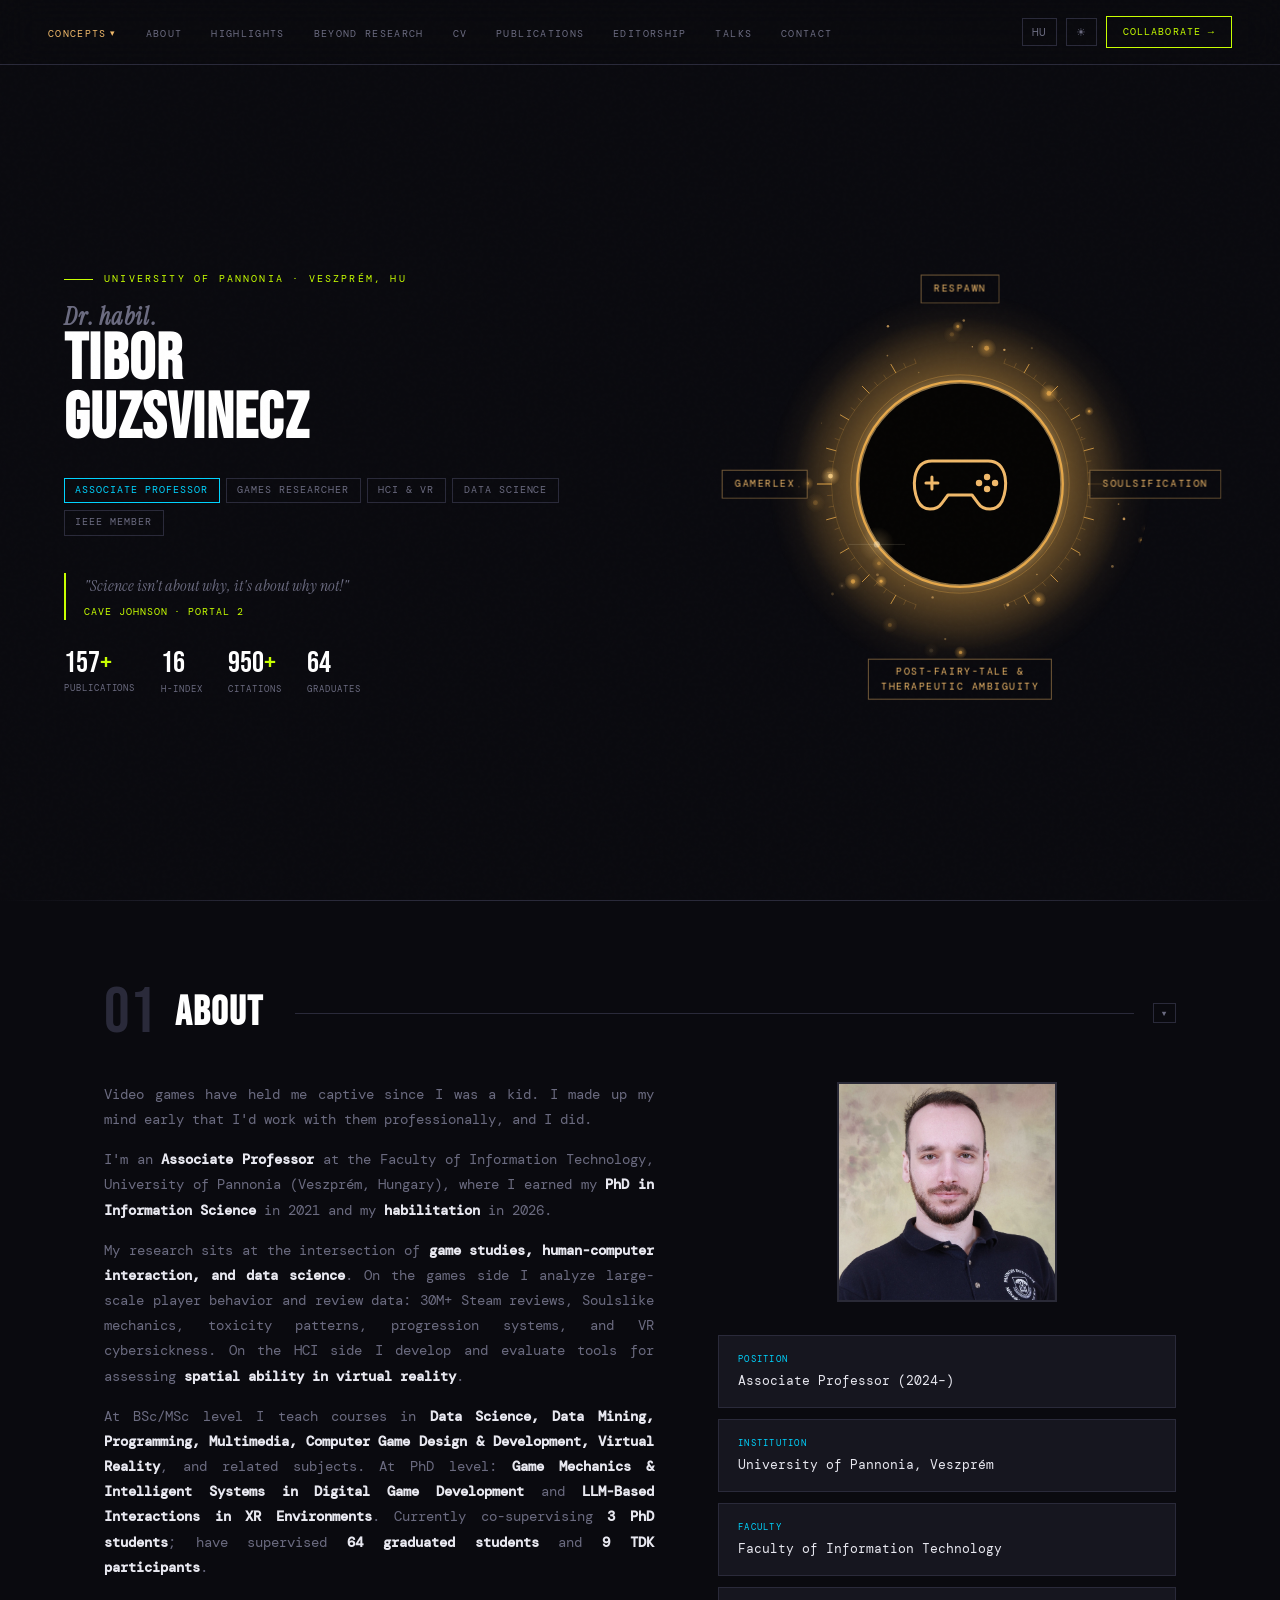
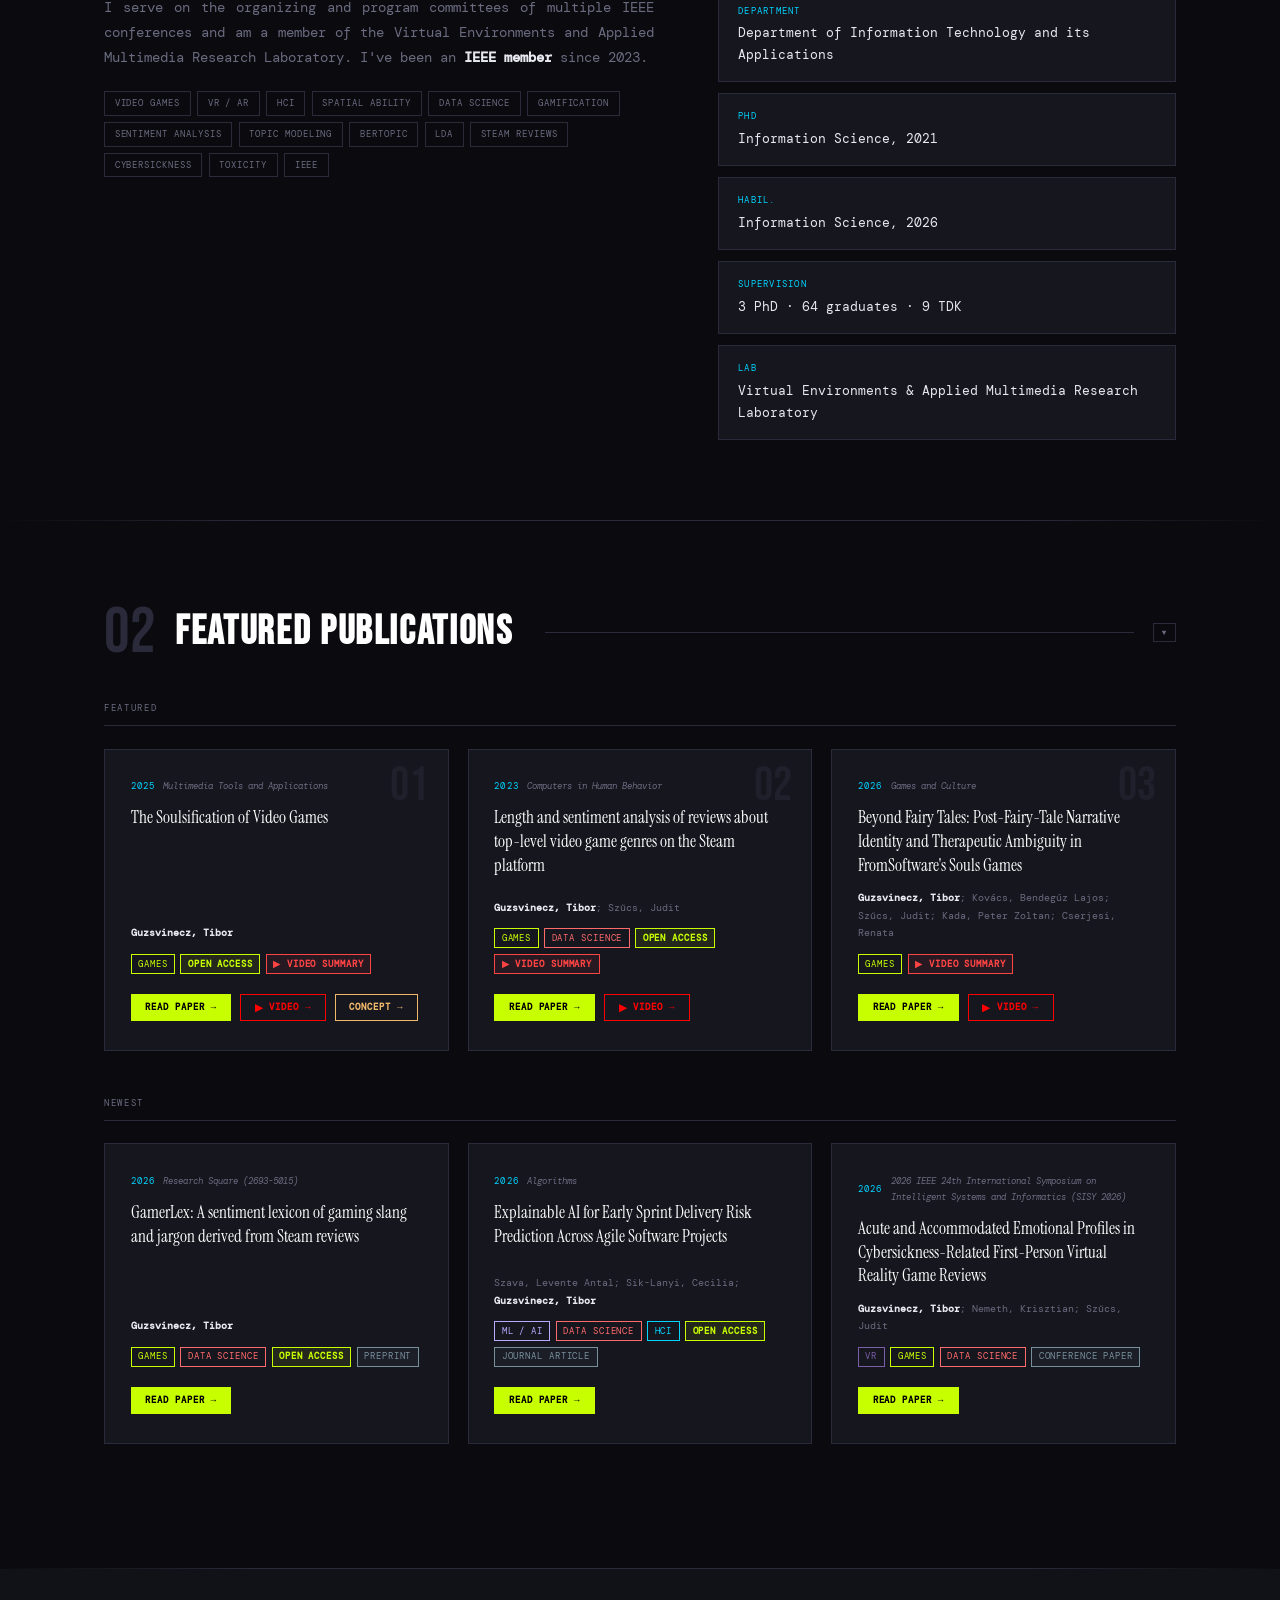
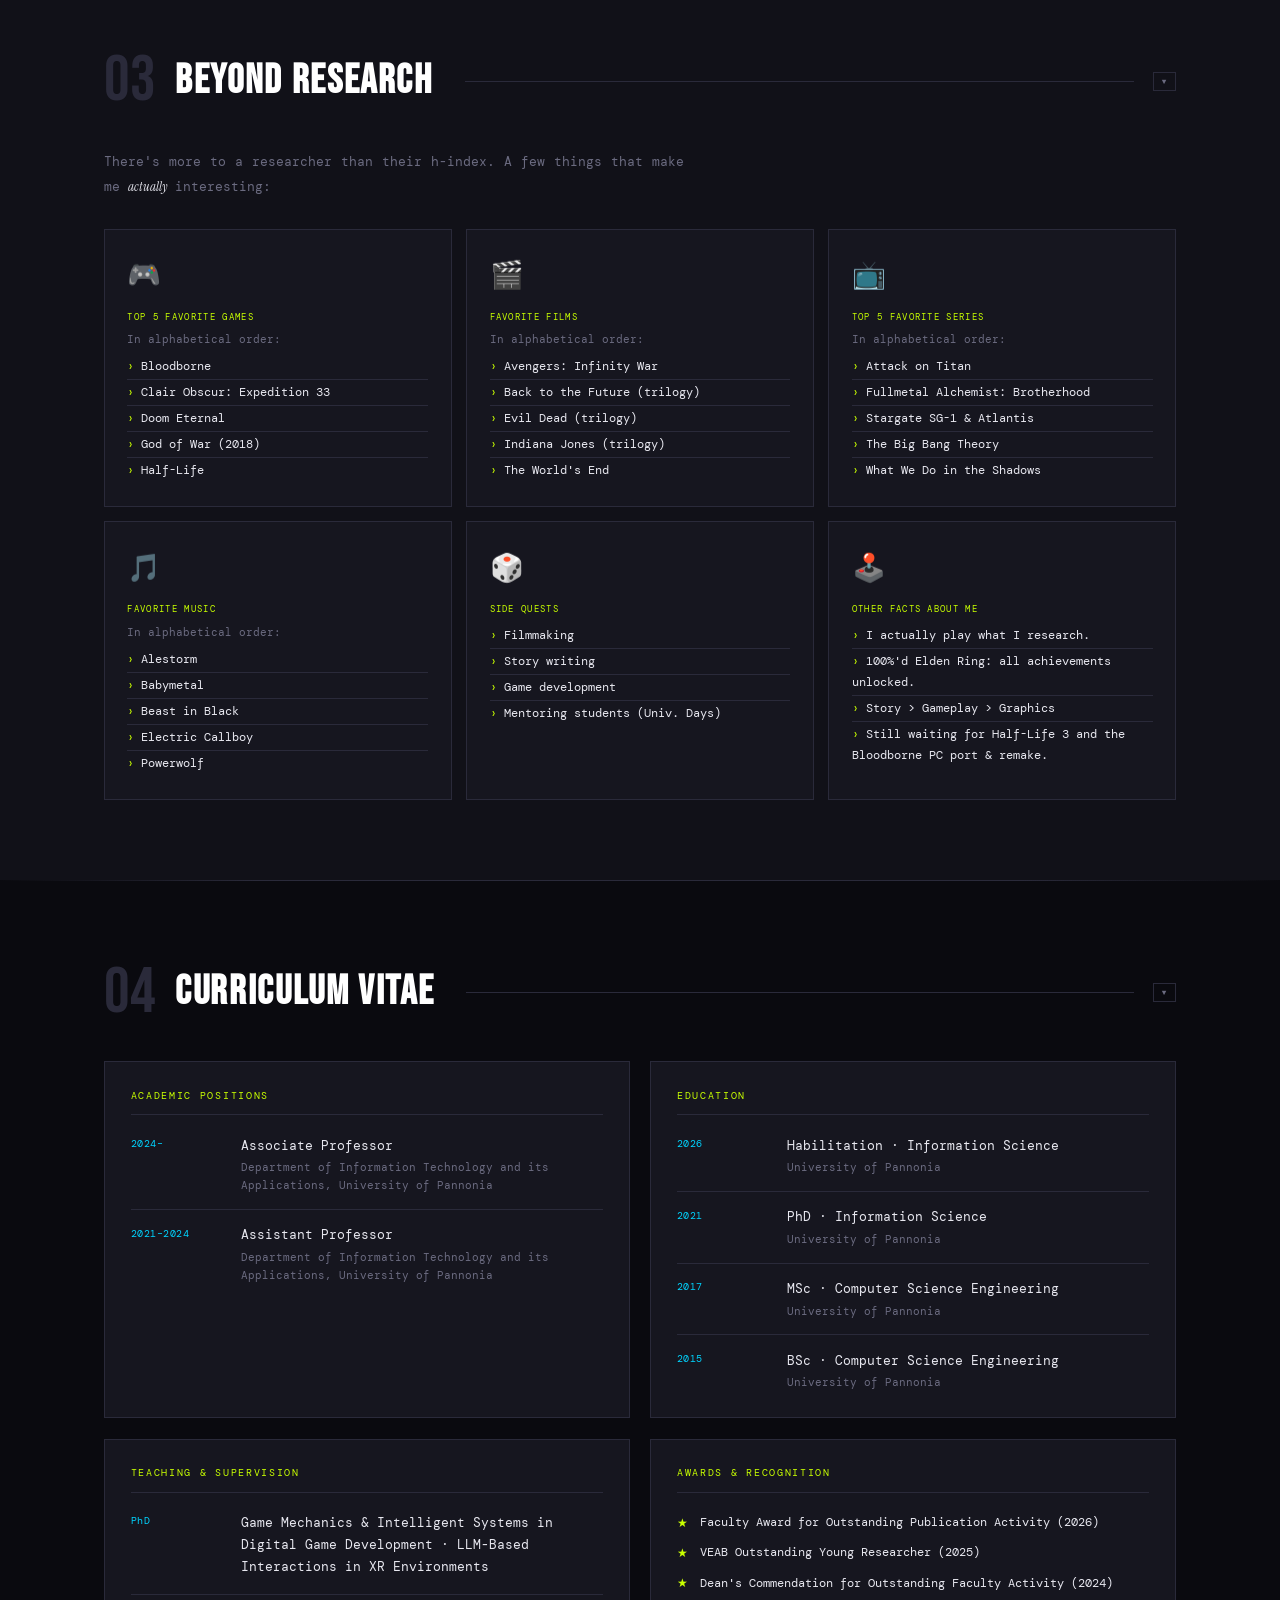
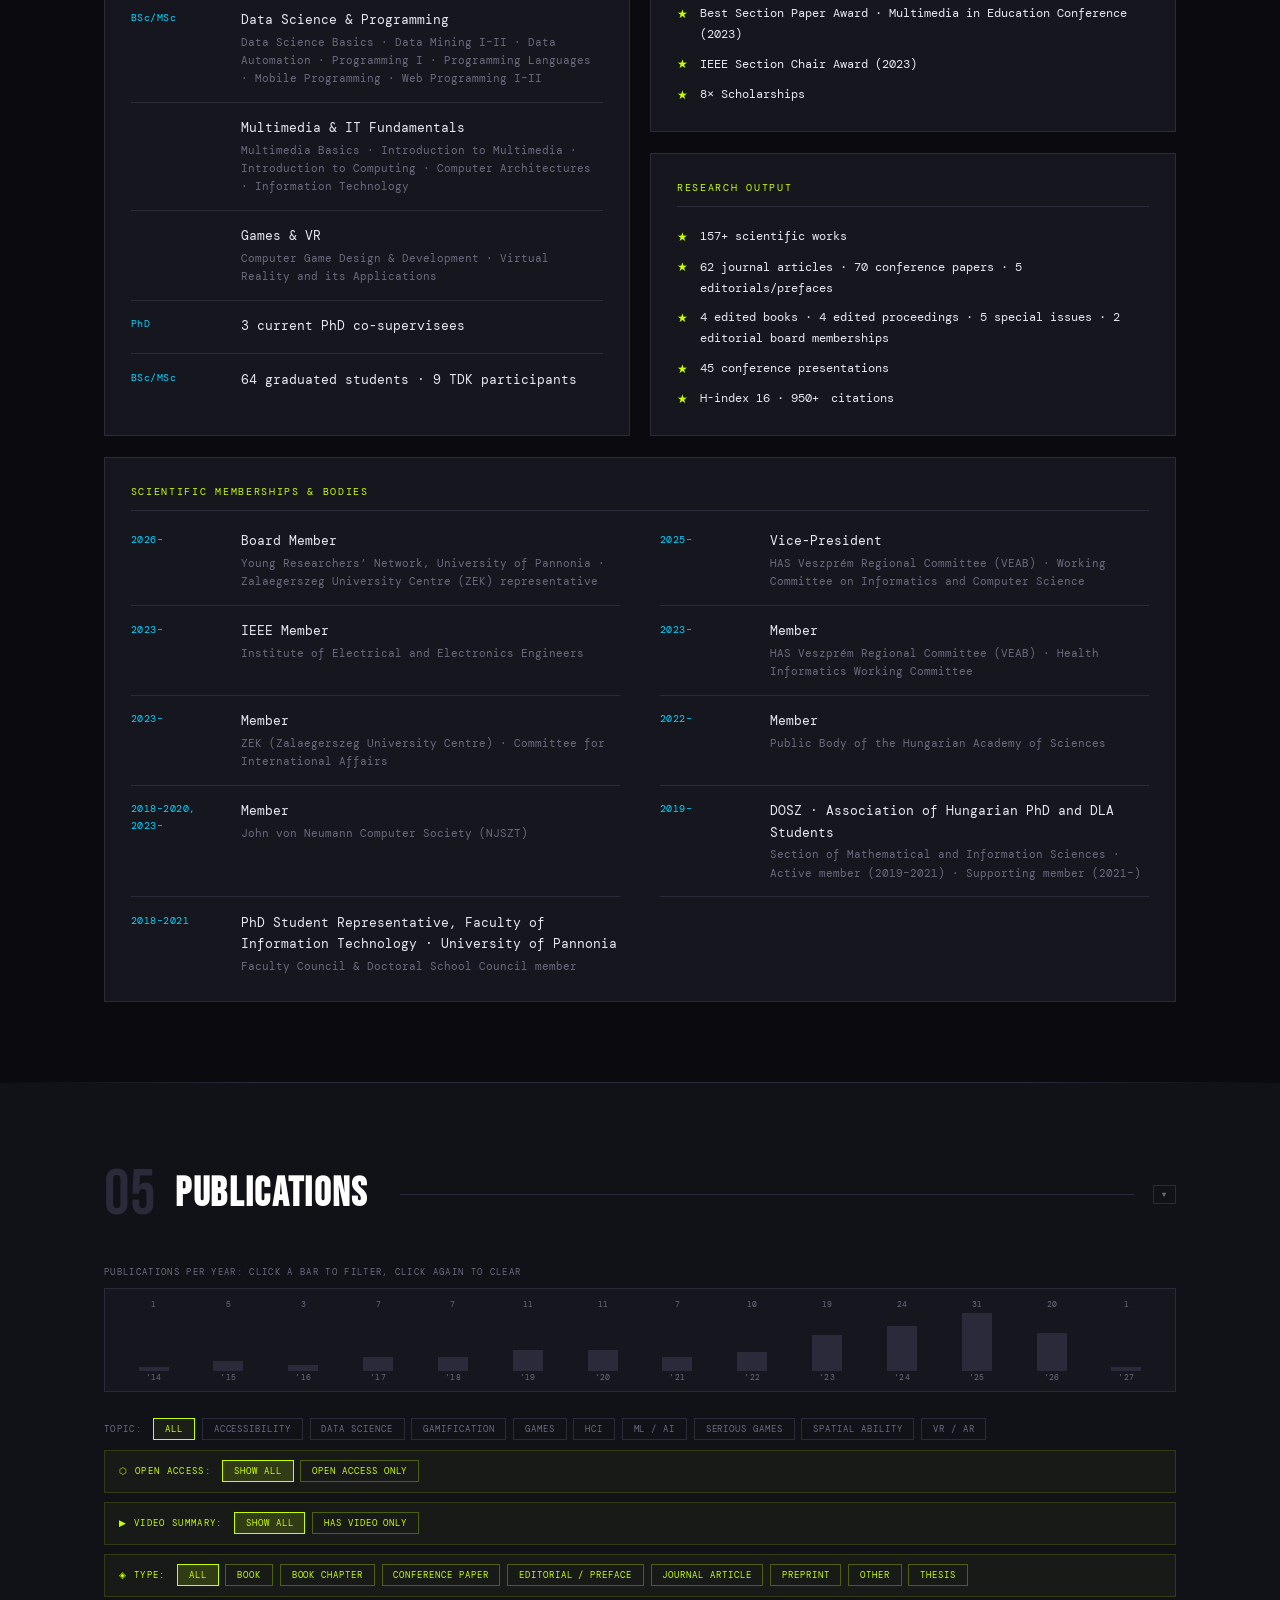
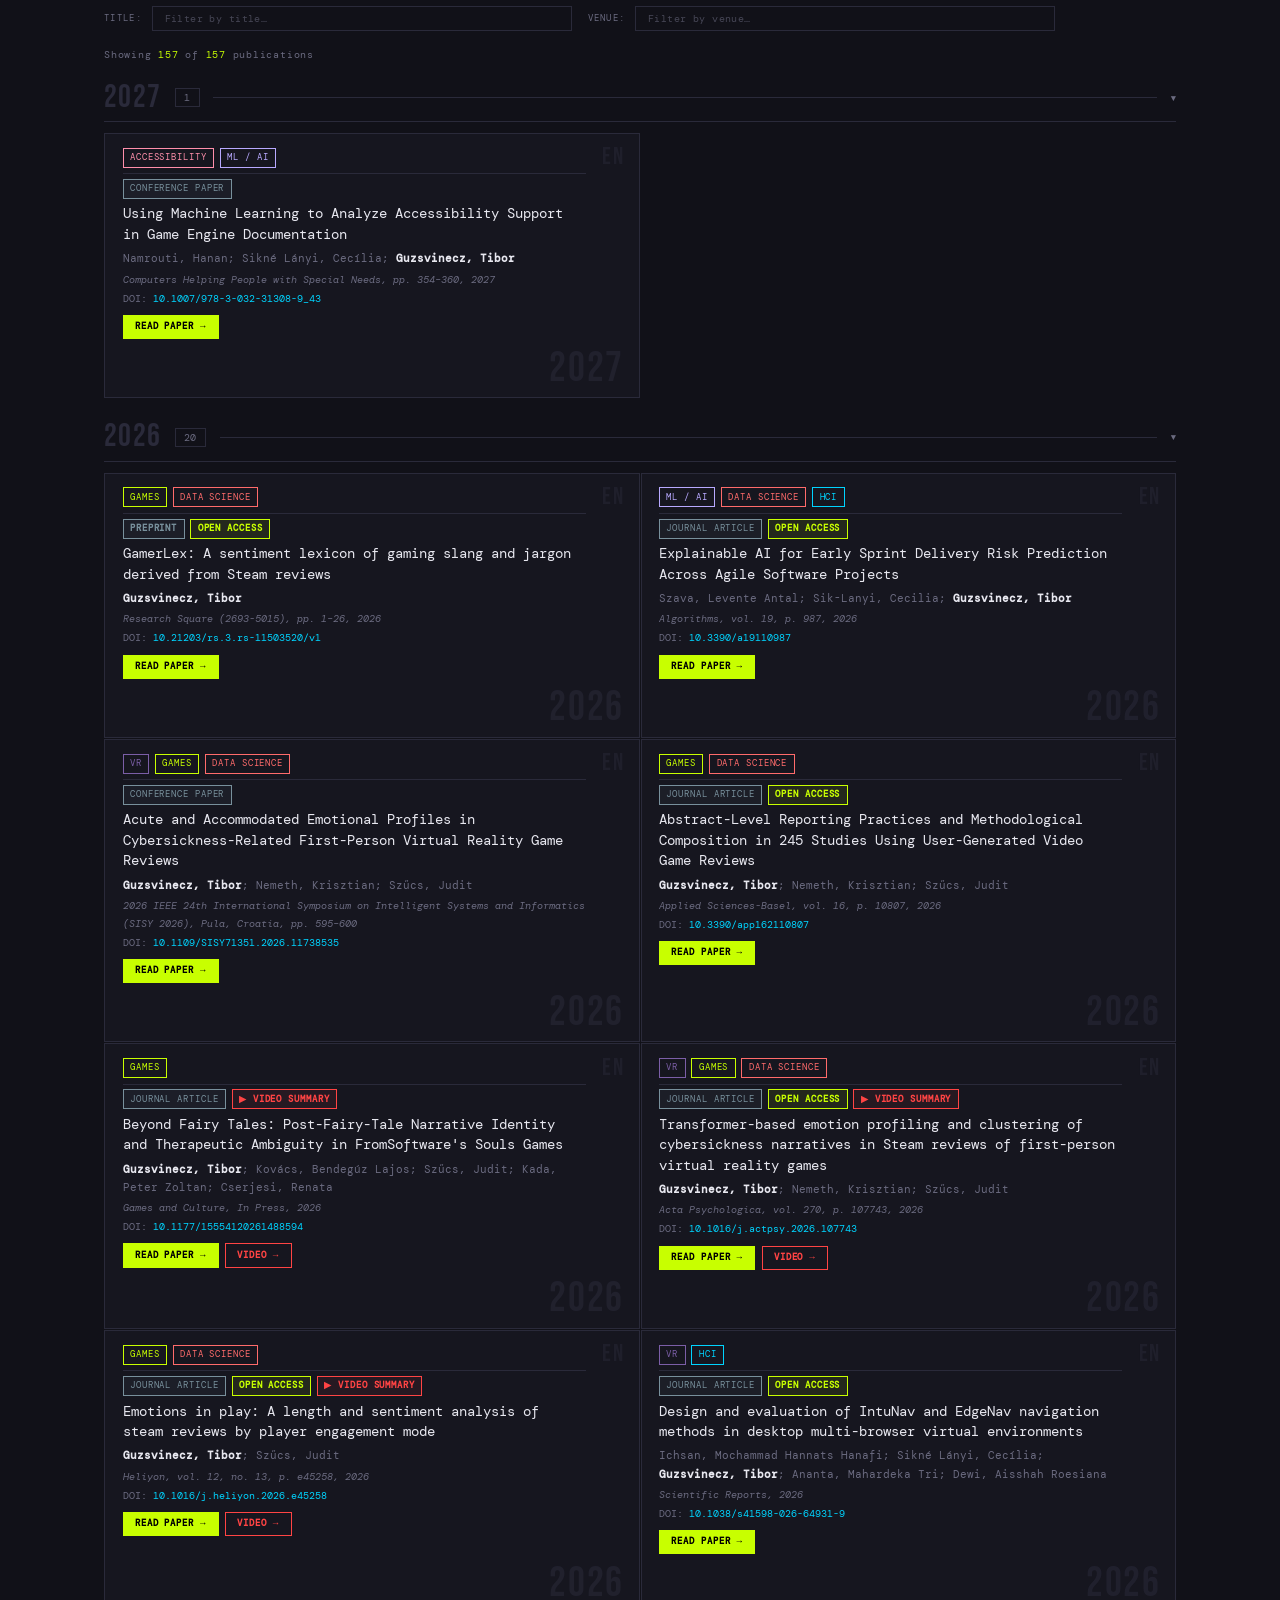
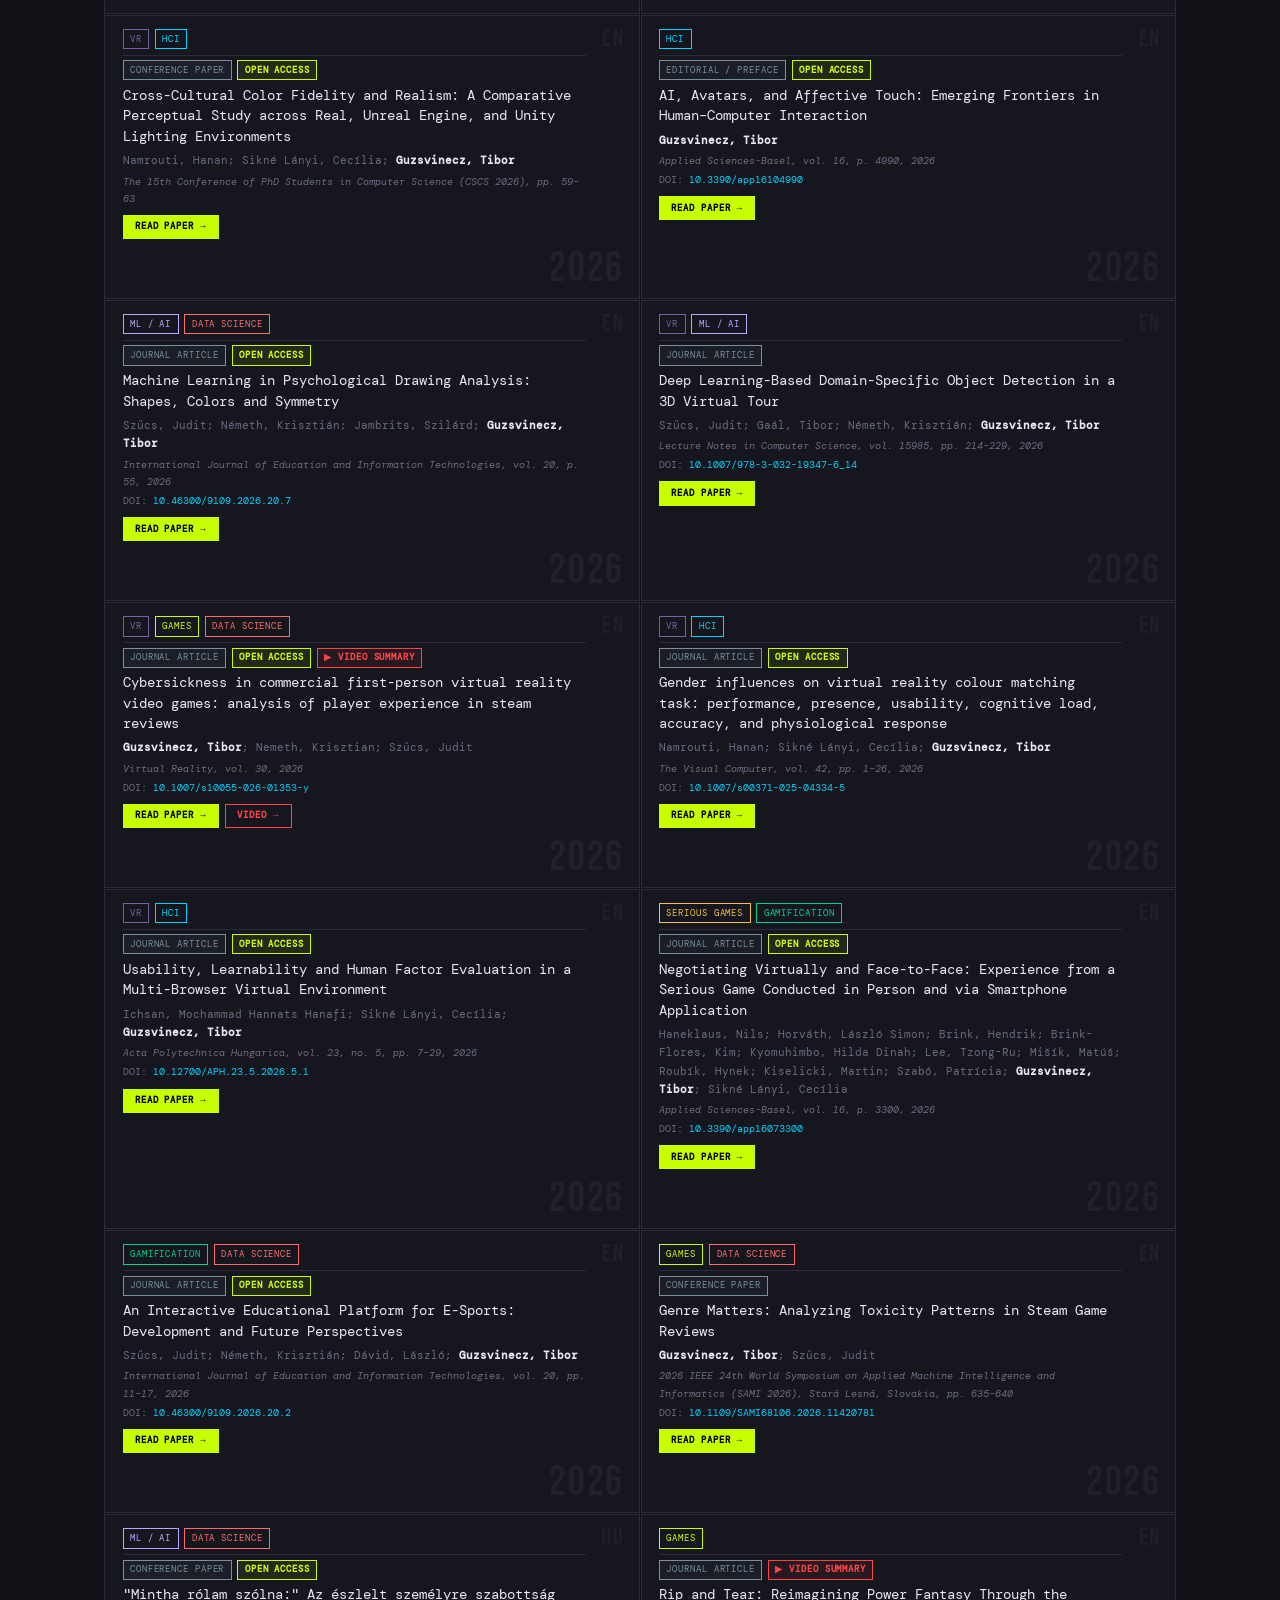
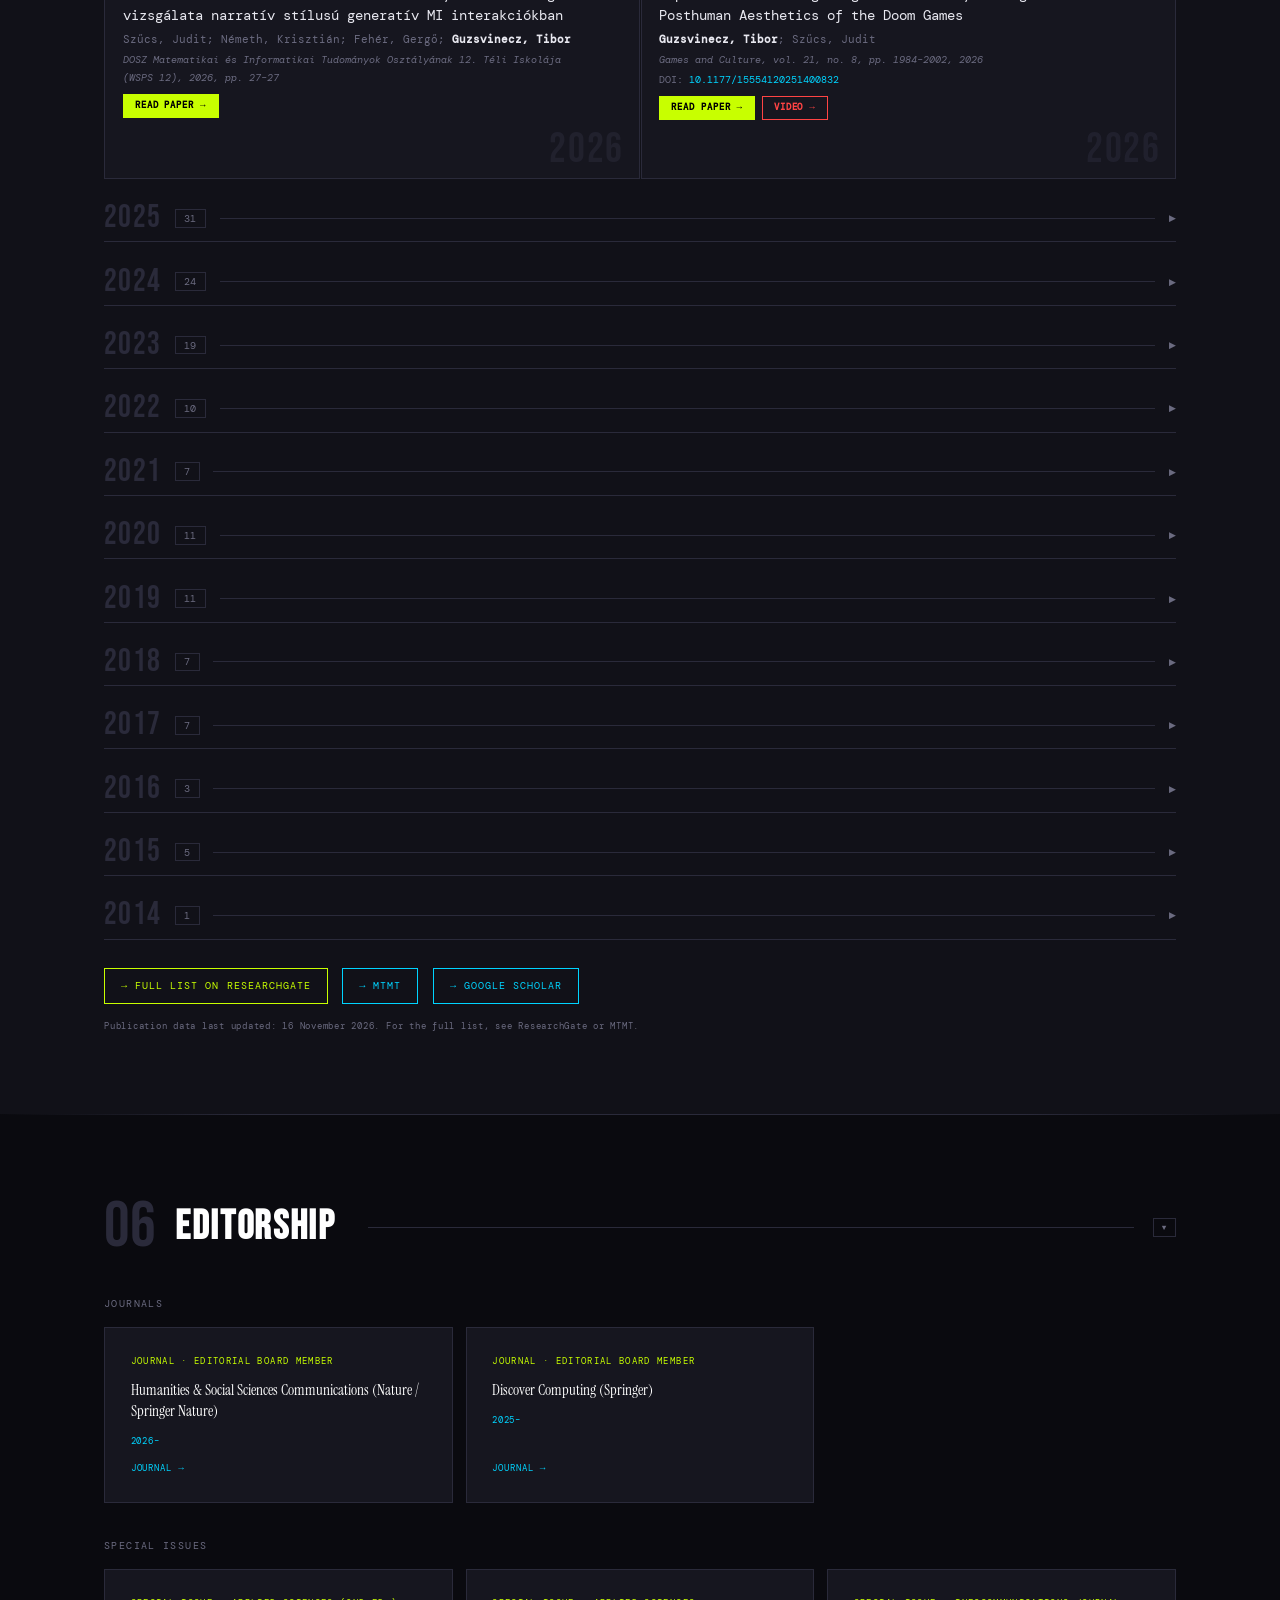
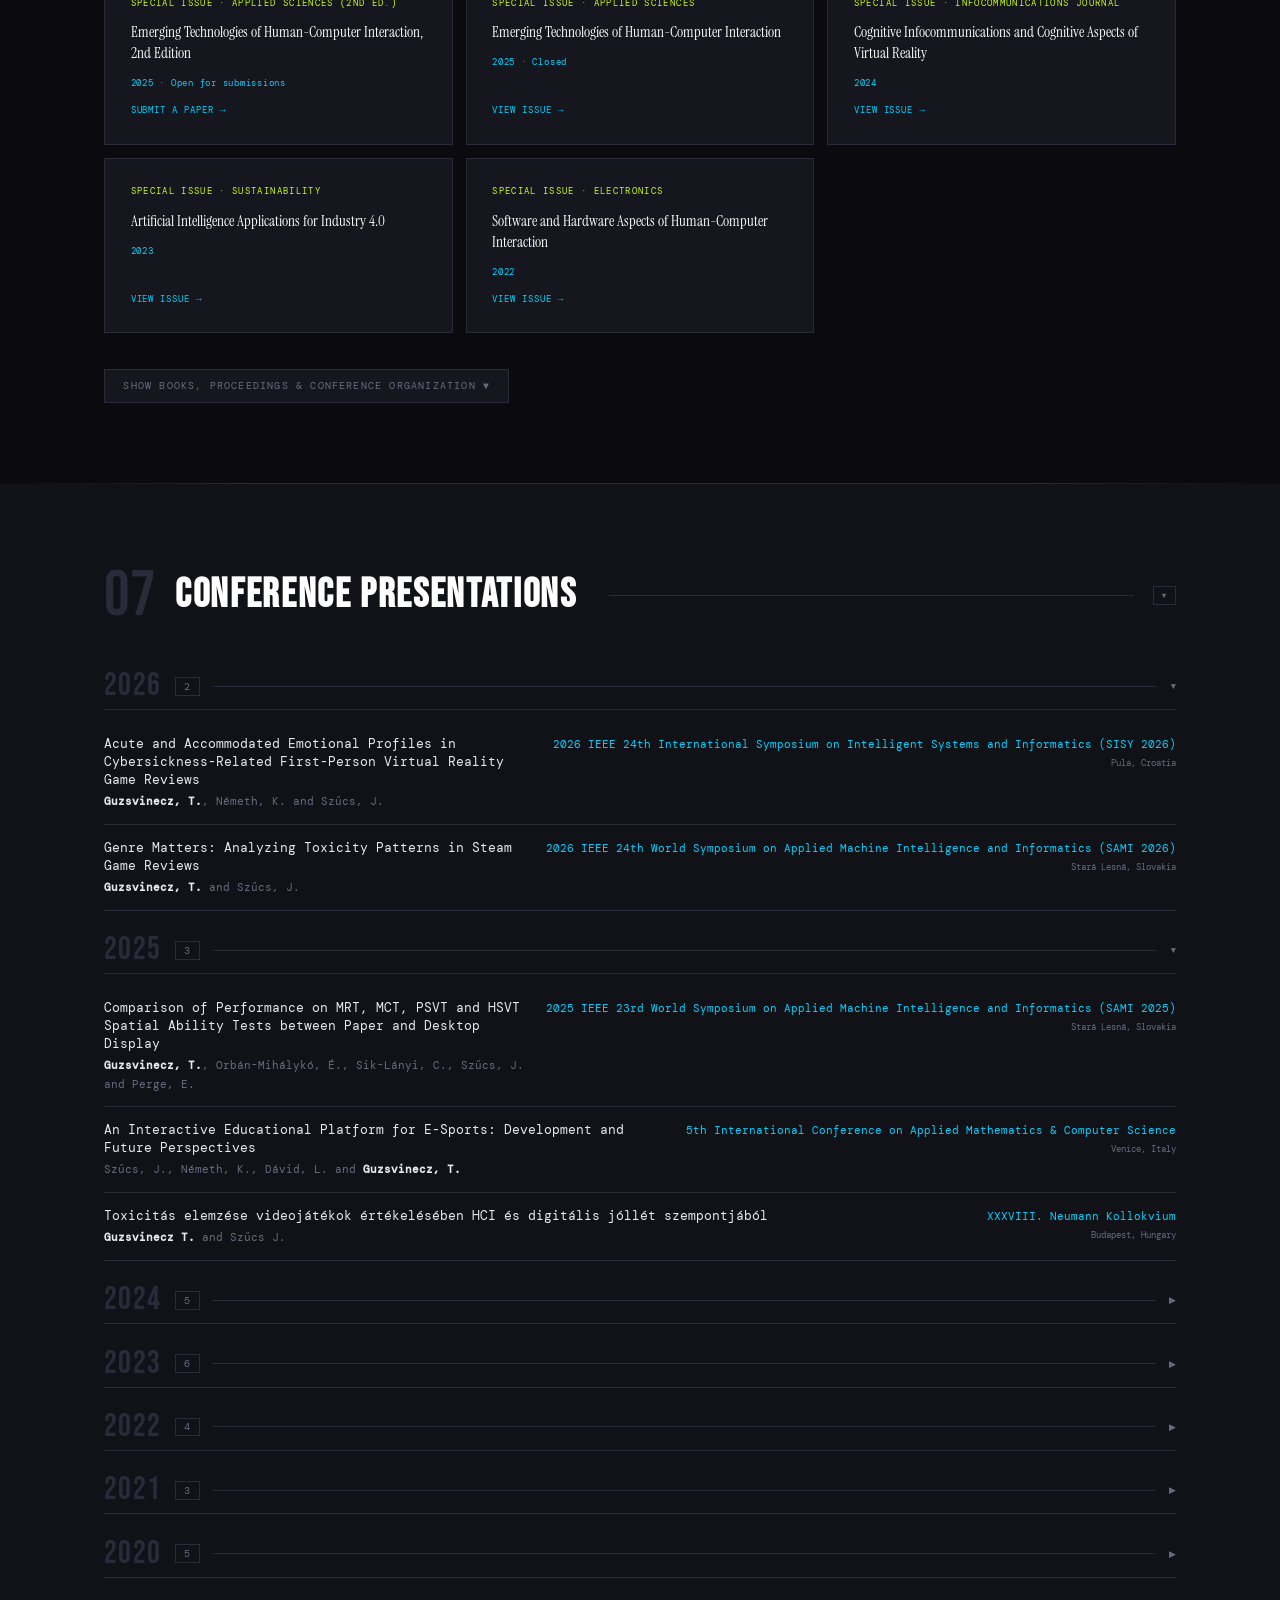
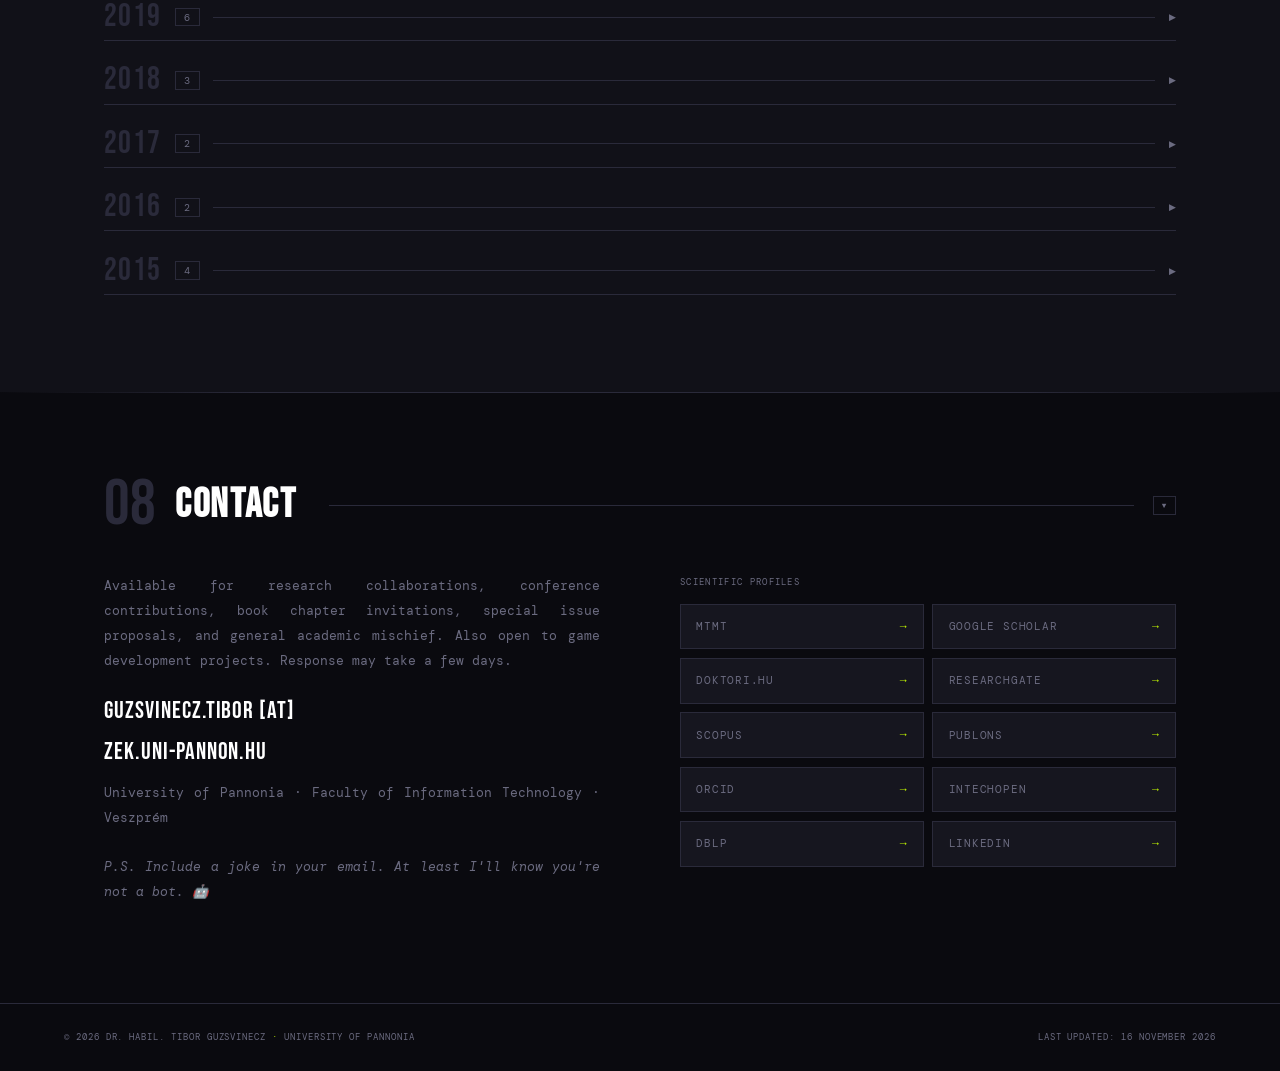
<file: index.html>
<!DOCTYPE html>
<html lang="en" data-theme="dark" data-lang="en">
<head>
  <meta charset="UTF-8"/>
  <meta name="viewport" content="width=device-width,initial-scale=1.0"/>
  <meta name="description" content="Dr. habil. Tibor Guzsvinecz, Associate Professor, University of Pannonia. Researcher in game studies, HCI, VR, and data science."/>
  <meta name="google-site-verification" content="VYPgA3GGvtpWsgCemNUv4t1YVIuUIQu7Yn3-zF-Onvo" />
  <link rel="canonical" href="https://guzsvinecz.com/"/>
  <meta property="og:type" content="profile"/>
  <meta property="og:title" content="Dr. habil. Tibor Guzsvinecz | Games Researcher · HCI &amp; VR · Data Science"/>
  <meta property="og:description" content="Associate Professor, University of Pannonia. Researcher in game studies, HCI, VR, and data science."/>
  <meta property="og:url" content="https://guzsvinecz.com/"/>
  <meta property="og:image" content="https://guzsvinecz.com/GT.jpg"/>
  <meta name="twitter:card" content="summary"/>
  <meta name="twitter:title" content="Dr. habil. Tibor Guzsvinecz | Games Researcher · HCI &amp; VR · Data Science"/>
  <meta name="twitter:description" content="Associate Professor, University of Pannonia. Researcher in game studies, HCI, VR, and data science."/>
  <meta name="twitter:image" content="https://guzsvinecz.com/GT.jpg"/>
  <script type="application/ld+json">
  {
    "@context": "https://schema.org",
    "@type": "Person",
    "name": "Tibor Guzsvinecz",
    "honorificPrefix": "Dr. habil.",
    "jobTitle": "Associate Professor",
    "url": "https://guzsvinecz.com/",
    "image": "https://guzsvinecz.com/GT.jpg",
    "worksFor": {
      "@type": "CollegeOrUniversity",
      "name": "University of Pannonia",
      "department": "Faculty of Information Technology"
    },
    "alumniOf": {
      "@type": "CollegeOrUniversity",
      "name": "University of Pannonia"
    },
    "knowsAbout": ["game studies", "human-computer interaction", "virtual reality", "data science", "spatial ability", "video game accessibility", "sentiment analysis"],
    "sameAs": [
      "https://orcid.org/0000-0003-3273-313X",
      "https://scholar.google.com/citations?user=03Sg_PgAAAAJ",
      "https://www.scopus.com/authid/detail.uri?authorId=57024002200",
      "https://www.researchgate.net/profile/Tibor-Guzsvinecz",
      "https://dblp.org/pid/182/6084.html",
      "https://www.linkedin.com/in/tibor-guzsvinecz-3756172a2/",
      "https://m2.mtmt.hu/api/author/10060181",
      "https://doktori.hu/doktori-kepzes/szemelyek/24626/",
      "https://www.intechopen.com/profiles/530382",
      "https://publons.com/researcher/AAK-5708-2021"
    ]
  }
  </script>
  <title>Dr. habil. Tibor Guzsvinecz</title>
  <link rel="preconnect" href="https://fonts.googleapis.com"/>
  <link rel="preconnect" href="https://fonts.gstatic.com" crossorigin/>
  <link href="https://fonts.googleapis.com/css2?family=Bebas+Neue&family=Cinzel:wght@600&family=DM+Mono:ital,wght@0,300;0,400;0,500;1,300&family=Instrument+Serif:ital@0;1&display=swap" rel="stylesheet"/>
  <link rel="stylesheet" href="style.css"/>
  <link rel="icon" href="favicon.svg" type="image/svg+xml"/>
  <script src="publications_data.js"></script>
</head>
<body>

<nav>
  <ul class="nav-links">
    <li class="nav-dd" id="nav-dd">
      <button class="nav-dd-btn" id="nav-dd-btn" aria-expanded="false" aria-controls="nav-dd-menu"><span data-en>Concepts</span><span data-hu>Fogalmak</span><span class="nav-dd-caret" aria-hidden="true">▾</span></button>
      <div class="nav-dd-menu" id="nav-dd-menu">
        <a href="respawn.html"><span class="nav-dd-name">RESPAWN</span><span class="nav-dd-desc"><span data-en>Reporting checklist and flow-diagram generator for game review research</span><span data-hu>Riportolási checklist és folyamatábra-generátor játék-review kutatásokhoz</span></span></a>
        <a href="soulsification.html"><span class="nav-dd-name">Soulsification</span><span class="nav-dd-desc"><span data-en>The concept and the research line</span><span data-hu>A fogalom és a kutatási vonal</span></span></a>
        <a href="post-fairy-tale.html"><span class="nav-dd-name">Post-Fairy-Tale &amp; Therapeutic Ambiguity</span><span class="nav-dd-desc"><span data-en>The post-fairy-tale narrative system and therapeutic ambiguity</span><span data-hu>A post-fairy-tale narratív rendszer és a terápiás kétértelműség</span></span></a>
        <a href="gamerlex.html"><span class="nav-dd-name">GamerLex</span><span class="nav-dd-desc"><span data-en>Sentiment lexicon of gaming slang and jargon for player reviews</span><span data-hu>Gamerszleng- és játékzsargon-szentimentlexikon játékosértékelésekhez</span></span></a>
      </div>
    </li>
    <li><a href="#about"><span data-en>About</span><span data-hu>Rólam</span></a></li>
    <li><a href="#featured-pubs"><span data-en>Highlights</span><span data-hu>Kiemelt művek</span></a></li>
    <li><a href="#fun"><span data-en>Beyond Research</span><span data-hu>Kutatáson túl</span></a></li>
    <li><a href="#cv">CV</a></li>
    <li><a href="#publications"><span data-en>Publications</span><span data-hu>Publikációk</span></a></li>
    <li><a href="#editorship"><span data-en>Editorship</span><span data-hu>Szerkesztés</span></a></li>
    <li><a href="#talks"><span data-en>Talks</span><span data-hu>Előadások</span></a></li>
    <li><a href="#contact"><span data-en>Contact</span><span data-hu>Kapcsolat</span></a></li>
  </ul>
  <div class="nav-right">
    <button class="nav-hamburger" id="nav-hamburger" aria-label="Menu">☰</button>
    <button class="ctrl-btn" onclick="toggleLang()" id="lang-btn">HU</button>
    <button class="ctrl-btn" onclick="toggleTheme()" id="theme-btn">☀</button>
    <a class="nav-cta" href="#contact"><span data-en>Collaborate →</span><span data-hu>Együttműködés →</span></a>
  </div>
</nav>
<div class="nav-mobile-panel" id="nav-mobile-panel">
  <ul>
    <li class="nav-mp-group"><span class="nav-mp-label"><span data-en>Concepts</span><span data-hu>Fogalmak</span></span>
      <a href="respawn.html" class="nav-mp-link nav-mp-sub">RESPAWN</a>
      <a href="soulsification.html" class="nav-mp-link nav-mp-sub">Soulsification</a>
      <a href="post-fairy-tale.html" class="nav-mp-link nav-mp-sub">Post-Fairy-Tale &amp; Therapeutic Ambiguity</a>
      <a href="gamerlex.html" class="nav-mp-link nav-mp-sub">GamerLex</a>
    </li>
    <li><a href="#about" class="nav-mp-link"><span data-en>About</span><span data-hu>Rólam</span></a></li>
    <li><a href="#featured-pubs" class="nav-mp-link"><span data-en>Highlights</span><span data-hu>Kiemelt művek</span></a></li>
    <li><a href="#fun" class="nav-mp-link"><span data-en>Beyond Research</span><span data-hu>Kutatáson túl</span></a></li>
    <li><a href="#cv" class="nav-mp-link">CV</a></li>
    <li><a href="#publications" class="nav-mp-link"><span data-en>Publications</span><span data-hu>Publikációk</span></a></li>
    <li><a href="#editorship" class="nav-mp-link"><span data-en>Editorship</span><span data-hu>Szerkesztés</span></a></li>
    <li><a href="#talks" class="nav-mp-link"><span data-en>Talks</span><span data-hu>Előadások</span></a></li>
    <li><a href="#contact" class="nav-mp-link"><span data-en>Contact</span><span data-hu>Kapcsolat</span></a></li>
  </ul>
</div>

<!-- HERO -->
<section id="home">
  <div class="hero-left">
    <div class="hero-tag"><span data-en>University of Pannonia · Veszprém, HU</span><span data-hu>Pannon Egyetem · Veszprém</span></div>
    <h1 class="hero-name">
      <span class="dr">Dr. habil.</span>
      <span data-en>TIBOR<br>GUZSVINECZ</span>
      <span data-hu>GUZSVINECZ<br>TIBOR</span>
    </h1>
    <div class="hero-roles">
      <span class="hero-role active"><span data-en>Associate Professor</span><span data-hu>Egyetemi docens</span></span>
      <span class="hero-role"><span data-en>Games Researcher</span><span data-hu>Játékkutató</span></span>
      <span class="hero-role">HCI &amp; VR</span>
      <span class="hero-role"><span data-en>Data Science</span><span data-hu>Adattudomány</span></span>
      <span class="hero-role">IEEE Member</span>
    </div>
    <blockquote class="hero-quote">"Science isn't about why, it's about why not!"<cite>Cave Johnson · Portal 2</cite></blockquote>
    <div class="hero-stats">
      <div class="stat"><span class="stat-num" id="pub-stat-hero">…</span><span class="stat-label"><span data-en>Publications</span><span data-hu>Publikáció</span></span></div>
      <div class="stat"><span class="stat-num" id="stat-hindex">16</span><span class="stat-label">H-index</span></div>
      <div class="stat"><span class="stat-num" id="stat-cites">950<span>+</span></span><span class="stat-label"><span data-en>Citations</span><span data-hu>Hivatkozás</span></span></div>
      <div class="stat"><span class="stat-num" id="stat-grads">64</span><span class="stat-label"><span data-en>Graduates</span><span data-hu>Végzett hallg.</span></span></div>
    </div>
  </div>
  <div class="hero-right">
    <div class="hero-eclipse">
      <iframe src="eclipse_loop.html" loading="lazy" title="Dr. Guzsvinecz logo animation" allowtransparency="true"></iframe>
      <div class="hero-eclipse-label">HOMO · LUDENS · QUAERIT</div>
      <div class="orbit" role="navigation" aria-label="Projects">
        <a class="orbit-item" style="--a:-90deg" href="respawn.html" title="Reporting checklist and flow-diagram generator for game review research"><span>RESPAWN</span></a>
        <a class="orbit-item" style="--a:0deg" href="soulsification.html" title="The concept and the research line"><span>Soulsification</span></a>
        <a class="orbit-item" style="--a:90deg" href="post-fairy-tale.html" title="The post-fairy-tale narrative system and therapeutic ambiguity"><span class="two">Post-Fairy-Tale &amp;<br>Therapeutic Ambiguity</span></a>
        <a class="orbit-item" style="--a:180deg" href="gamerlex.html" title="Sentiment lexicon of gaming slang and jargon for player reviews"><span>GamerLex</span></a>
      </div>
    </div>
    <div class="orbit-chips" aria-label="Projects">
      <a href="respawn.html">RESPAWN</a>
      <a href="soulsification.html">Soulsification</a>
      <a href="post-fairy-tale.html">Post-Fairy-Tale &amp; Therapeutic Ambiguity</a>
      <a href="gamerlex.html">GamerLex</a>
    </div>
  </div>
</section>

<div class="divider"></div>

<!-- ABOUT -->
<section id="about" class="sw">
  <div class="sh"><span class="sn">01</span><h2 class="st"><span data-en>ABOUT</span><span data-hu>RÓLAM</span></h2><div class="sl"></div></div>
  <div class="about-grid">
    <div class="ab">
      <span data-en>
        <p>Video games have held me captive since I was a kid. I made up my mind early that I'd work with them professionally, and I did.</p>
        <p>I'm an <strong>Associate Professor</strong> at the Faculty of Information Technology, University of Pannonia (Veszprém, Hungary), where I earned my <strong>PhD in Information Science</strong> in 2021 and my <strong>habilitation</strong> in 2026.</p>
        <p>My research sits at the intersection of <strong>game studies, human-computer interaction, and data science</strong>. On the games side I analyze large-scale player behavior and review data: 30M+ Steam reviews, Soulslike mechanics, toxicity patterns, progression systems, and VR cybersickness. On the HCI side I develop and evaluate tools for assessing <strong>spatial ability in virtual reality</strong>.</p>
        <p>At BSc/MSc level I teach courses in <strong>Data Science, Data Mining, Programming, Multimedia, Computer Game Design &amp; Development, Virtual Reality</strong>, and related subjects. At PhD level: <strong>Game Mechanics &amp; Intelligent Systems in Digital Game Development</strong> and <strong>LLM-Based Interactions in XR Environments</strong>. Currently co-supervising <strong>3 PhD students</strong>; have supervised <strong>64 graduated students</strong> and <strong>9 TDK participants</strong>.</p>
        <p>I serve on the organizing and program committees of multiple IEEE conferences and am a member of the Virtual Environments and Applied Multimedia Research Laboratory. I've been an <strong>IEEE member</strong> since 2023.</p>
      </span>
      <span data-hu>
        <p>Gyerekkoromtól lekötöttek a videojátékok. Hamar eldöntöttem, hogy ezzel akarok foglalkozni professzionálisan, és sikerült.</p>
        <p>Egyetemi docens vagyok a Pannon Egyetem Műszaki Informatikai Karán (Veszprém), ahol 2021-ben szereztem <strong>a PhD fokozatom az informatikai tudományokból</strong>, 2026-ban pedig ugyanitt <strong>habilitáltam</strong>.</p>
        <p>Kutatásaim a <strong>játéktudomány, az ember-számítógép interakció és az adattudomány</strong> metszéspontján helyezkednek el. Játékok oldalán nagy adathalmazokat elemzek: 30M+ Steam értékelés, Soulslike mechanikák, toxicitásminták, progressziós rendszerek, VR cybersickness. HCI oldalán <strong>virtuális valóságban mért térbeli képességeket</strong> vizsgálok.</p>
        <p>Oktatott tárgyaim BSc/MSc szinten: <strong>Adattudomány, Adatbányászat, Programozás, Multimédia, Számítógépes játéktervezés és -fejlesztés, Virtuális valóság</strong> és kapcsolódó tárgyak. PhD szinten: <strong>Játékmechanikák és intelligens rendszerek a digitális játékfejlesztésben</strong> és <strong>LLM-alapú interakciók XR környezetben</strong>. Jelenleg <strong>3 PhD hallgató</strong> társtémavezetője vagyok; eddig <strong>64 végzett hallgatóm</strong> és <strong>9 TDK-zó hallgatóm</strong> volt.</p>
        <p>Több IEEE konferencia szervező- és programbizottságának tagja vagyok, és a Virtuális Környezetek és Alkalmazott Multimédia Kutatólaboratórium tagja. <strong>IEEE tag</strong> vagyok 2023 óta.</p>
      </span>
      <div class="tags">
        <span class="tag">Video Games</span><span class="tag">VR / AR</span><span class="tag">HCI</span><span class="tag">Spatial Ability</span><span class="tag">Data Science</span><span class="tag">Gamification</span><span class="tag">Sentiment Analysis</span><span class="tag">Topic Modeling</span><span class="tag">BERTopic</span><span class="tag">LDA</span><span class="tag">Steam Reviews</span><span class="tag">Cybersickness</span><span class="tag">Toxicity</span><span class="tag">IEEE</span>
      </div>
    </div>
    <div class="aside">
      <img class="about-photo" src="GT.jpg" alt="Dr. habil. Tibor Guzsvinecz"/>
      <div class="ai"><div class="ai-l"><span data-en>Position</span><span data-hu>Beosztás</span></div><div class="ai-v"><span data-en>Associate Professor (2024–)</span><span data-hu>Egyetemi docens (2024–)</span></div></div>
      <div class="ai"><div class="ai-l"><span data-en>Institution</span><span data-hu>Intézmény</span></div><div class="ai-v"><span data-en>University of Pannonia, Veszprém</span><span data-hu>Pannon Egyetem, Veszprém</span></div></div>
      <div class="ai"><div class="ai-l"><span data-en>Faculty</span><span data-hu>Kar</span></div><div class="ai-v"><span data-en>Faculty of Information Technology</span><span data-hu>Műszaki Informatikai Kar</span></div></div>
      <div class="ai"><div class="ai-l"><span data-en>Department</span><span data-hu>Tanszék</span></div><div class="ai-v"><span data-en>Department of Information Technology and its Applications</span><span data-hu>Informatikai Rendszerek és Alkalmazásai Tanszék</span></div></div>
      <div class="ai"><div class="ai-l">PhD</div><div class="ai-v"><span data-en>Information Science, 2021</span><span data-hu>Informatikai tudományok, 2021</span></div></div>
      <div class="ai"><div class="ai-l">Habil.</div><div class="ai-v"><span data-en>Information Science, 2026</span><span data-hu>Informatikai tudományok, 2026</span></div></div>
      <div class="ai"><div class="ai-l"><span data-en>Supervision</span><span data-hu>Témavezetés</span></div><div class="ai-v" id="aside-supervision"><span data-en>3 PhD · 64 graduates · 9 TDK</span><span data-hu>3 PhD · 64 végzett · 9 TDK</span></div></div>
      <div class="ai"><div class="ai-l">Lab</div><div class="ai-v"><span data-en>Virtual Environments &amp; Applied Multimedia Research Laboratory</span><span data-hu>Virtuális Környezetek és Alkalmazott Multimédia Kutatólaboratórium</span></div></div>
    </div>
  </div>
</section>

<div class="divider"></div>

<!-- FEATURED PUBLICATIONS -->
<section id="featured-pubs" class="sw">
  <div class="sh"><span class="sn">02</span><h2 class="st"><span data-en>FEATURED PUBLICATIONS</span><span data-hu>KIEMELT PUBLIKÁCIÓK</span></h2><div class="sl"></div></div>
  <div class="fp-sublabel"><span data-en>Featured</span><span data-hu>Kiemelt</span></div>
  <div class="fp-grid">

    <div class="fp-card">
      <span class="fp-number">01</span>
      <div class="fp-meta">
        <span class="fp-year">2025</span>
        <span class="fp-venue">Multimedia Tools and Applications</span>
      </div>
      <div class="fp-title">The Soulsification of Video Games</div>
      <div class="fp-authors"><strong>Guzsvinecz, Tibor</strong></div>
      <div class="fp-tags">
        <span class="pt games">Games</span>
        <span class="pt oa">Open Access</span>
        <span class="pt vs">▶ Video Summary</span>
      </div>
      <div class="fp-actions">
        <a class="fp-read" href="https://doi.org/10.1007/s11042-024-19628-4" target="_blank"><span data-en>Read Paper →</span><span data-hu>Cikk olvasása →</span></a>
        <a class="fp-yt" href="https://youtu.be/UKjXXJNndeM">Video →</a>
        <a class="fp-concept" href="soulsification.html"><span data-en>Concept →</span><span data-hu>A fogalom →</span></a>
      </div>
    </div>

    <div class="fp-card">
      <span class="fp-number">02</span>
      <div class="fp-meta">
        <span class="fp-year">2023</span>
        <span class="fp-venue">Computers in Human Behavior</span>
      </div>
      <div class="fp-title">Length and sentiment analysis of reviews about top-level video game genres on the Steam platform</div>
      <div class="fp-authors"><strong>Guzsvinecz, Tibor</strong>; Szűcs, Judit</div>
      <div class="fp-tags">
        <span class="pt games">Games</span>
        <span class="pt data">Data Science</span>
        <span class="pt oa">Open Access</span>
        <span class="pt vs">▶ Video Summary</span>
      </div>
      <div class="fp-actions">
        <a class="fp-read" href="https://doi.org/10.1016/j.chb.2023.107955" target="_blank"><span data-en>Read Paper →</span><span data-hu>Cikk olvasása →</span></a>
        <a class="fp-yt" href="https://youtu.be/QFf3oisQnmM">Video →</a>
      </div>
    </div>

    <div class="fp-card">
      <span class="fp-number">03</span>
      <div class="fp-meta">
        <span class="fp-year">2026</span>
        <span class="fp-venue">Games and Culture</span>
      </div>
      <div class="fp-title">Beyond Fairy Tales: Post-Fairy-Tale Narrative Identity and Therapeutic Ambiguity in FromSoftware's Souls Games</div>
      <div class="fp-authors"><strong>Guzsvinecz, Tibor</strong>; Kovács, Bendegúz Lajos; Szűcs, Judit; Kada, Peter Zoltan; Cserjesi, Renata</div>
      <div class="fp-tags">
        <span class="pt games">Games</span>
        <span class="pt vs">▶ Video Summary</span>
      </div>
      <div class="fp-actions">
        <a class="fp-read" href="https://doi.org/10.1177/15554120261488594" target="_blank"><span data-en>Read Paper →</span><span data-hu>Cikk olvasása →</span></a>
        <a class="fp-yt" href="https://youtu.be/Z_q_afvXNTU">Video →</a>
      </div>
    </div>

  </div>
  <div class="fp-sublabel"><span data-en>Newest</span><span data-hu>Legújabb</span></div>
  <div class="fp-grid" id="newest-pub-list"></div>
</section>

<div class="divider"></div>

<!-- BEYOND RESEARCH -->
<div id="fun" class="swf"><div class="inner">
  <div class="sh"><span class="sn">03</span><h2 class="st"><span data-en>BEYOND RESEARCH</span><span data-hu>KUTATÁSON TÚL</span></h2><div class="sl"></div></div>
  <p style="color:var(--muted);font-size:.84rem;max-width:580px;margin-bottom:1.8rem;line-height:1.85">
    <span data-en>There's more to a researcher than their h-index. A few things that make me <em style="font-family:'Instrument Serif',serif;color:var(--text)">actually</em> interesting:</span>
    <span data-hu>Egy kutatónál több van, mint az h-indexe. Néhány dolog, ami <em style="font-family:'Instrument Serif',serif;color:var(--text)">valóban</em> érdekessé tesz:</span>
  </p>
  <div class="fun-grid">
    <div class="fun-card">
      <div class="fun-icon">🎮</div>
      <div class="fun-label"><span data-en>Top 5 Favorite Games</span><span data-hu>Top 5 kedvenc játék</span></div>
      <div class="fun-sub"><span data-en>In alphabetical order:</span><span data-hu>ABC sorrendben:</span></div>
      <ul class="fun-list"><li>Bloodborne</li><li>Clair Obscur: Expedition 33</li><li>Doom Eternal</li><li>God of War (2018)</li><li>Half-Life</li></ul>
    </div>
    <div class="fun-card">
      <div class="fun-icon">🎬</div>
      <div class="fun-label"><span data-en>Favorite Films</span><span data-hu>Kedvenc filmek</span></div>
      <div class="fun-sub"><span data-en>In alphabetical order:</span><span data-hu>ABC sorrendben:</span></div>
      <ul class="fun-list"><li>Avengers: Infinity War</li><li>Back to the Future (trilogy)</li><li>Evil Dead (trilogy)</li><li>Indiana Jones (trilogy)</li><li>The World's End</li></ul>
    </div>
    <div class="fun-card">
      <div class="fun-icon">📺</div>
      <div class="fun-label"><span data-en>Top 5 Favorite Series</span><span data-hu>Top 5 kedvenc sorozat</span></div>
      <div class="fun-sub"><span data-en>In alphabetical order:</span><span data-hu>ABC sorrendben:</span></div>
      <ul class="fun-list"><li>Attack on Titan</li><li>Fullmetal Alchemist: Brotherhood</li><li>Stargate SG-1 &amp; Atlantis</li><li>The Big Bang Theory</li><li>What We Do in the Shadows</li></ul>
    </div>
    <div class="fun-card">
      <div class="fun-icon">🎵</div>
      <div class="fun-label"><span data-en>Favorite Music</span><span data-hu>Kedvenc zene</span></div>
      <div class="fun-sub"><span data-en>In alphabetical order:</span><span data-hu>ABC sorrendben:</span></div>
      <ul class="fun-list"><li>Alestorm</li><li>Babymetal</li><li>Beast in Black</li><li>Electric Callboy</li><li>Powerwolf</li></ul>
    </div>
    <div class="fun-card">
      <div class="fun-icon">🎲</div>
      <div class="fun-label"><span data-en>Side Quests</span><span data-hu>Melléküldetések</span></div>
      <ul class="fun-list">
        <li><span data-en>Filmmaking</span><span data-hu>Filmkészítés</span></li>
        <li><span data-en>Story writing</span><span data-hu>Történetírás</span></li>
        <li><span data-en>Game development</span><span data-hu>Játékfejlesztés</span></li>
        <li><span data-en>Mentoring students (Univ. Days)</span><span data-hu>Hallgatók mentorálása (Egyetemi Napok)</span></li>
      </ul>
    </div>
    <div class="fun-card">
      <div class="fun-icon">🕹️</div>
      <div class="fun-label"><span data-en>Other facts about me</span><span data-hu>Más tények rólam</span></div>
      <ul class="fun-list">
        <li><span data-en>I actually play what I research.</span><span data-hu>Valójában játszom azokkal, amiket kutatok.</span></li>
        <li><span data-en>100%'d Elden Ring: all achievements unlocked.</span><span data-hu>100%-os Elden Ring: minden achievement megszerezve.</span></li>
        <li>Story &gt; Gameplay &gt; Graphics</li>
        <li><span data-en>Still waiting for Half-Life 3 and the Bloodborne PC port &amp; remake.</span><span data-hu>Még mindig várok a Half-Life 3-ra és a Bloodborne PC portra &amp; remake-re.</span></li>
      </ul>
    </div>
  </div>
</div></div>

<div class="divider"></div>

<!-- CV -->
<section id="cv" class="sw">
  <div class="sh"><span class="sn">04</span><h2 class="st"><span data-en>CURRICULUM VITAE</span><span data-hu>ÖNÉLETRAJZ</span></h2><div class="sl"></div></div>
  <div class="cv-grid">
    <div class="cv-block">
      <div class="cv-bt"><span data-en>Academic Positions</span><span data-hu>Akadémiai pozíciók</span></div>
      <div class="cv-e"><div class="cv-y">2024–</div><div><div class="cv-et"><span data-en>Associate Professor</span><span data-hu>Egyetemi docens</span></div><div class="cv-es"><span data-en>Department of Information Technology and its Applications, University of Pannonia</span><span data-hu>Informatikai Rendszerek és Alkalmazásai Tanszék, Pannon Egyetem</span></div></div></div>
      <div class="cv-e"><div class="cv-y">2021–2024</div><div><div class="cv-et"><span data-en>Assistant Professor</span><span data-hu>Adjunktus</span></div><div class="cv-es"><span data-en>Department of Information Technology and its Applications, University of Pannonia</span><span data-hu>Informatikai Rendszerek és Alkalmazásai Tanszék, Pannon Egyetem</span></div></div></div>
    </div>
    <div class="cv-block">
      <div class="cv-bt"><span data-en>Education</span><span data-hu>Végzettség</span></div>
      <div class="cv-e"><div class="cv-y">2026</div><div><div class="cv-et"><span data-en>Habilitation</span><span data-hu>Habilitáció</span> · <span data-en>Information Science</span><span data-hu>Informatikai tudományok</span></div><div class="cv-es"><span data-en>University of Pannonia</span><span data-hu>Pannon Egyetem</span></div></div></div>
      <div class="cv-e"><div class="cv-y">2021</div><div><div class="cv-et">PhD · <span data-en>Information Science</span><span data-hu>Informatikai tudományok</span></div><div class="cv-es"><span data-en>University of Pannonia</span><span data-hu>Pannon Egyetem</span></div></div></div>
	  <div class="cv-e"><div class="cv-y">2017</div><div><div class="cv-et">MSc · <span data-en>Computer Science Engineering</span><span data-hu>Okleveles mérnökinformatikus</span></div><div class="cv-es"><span data-en>University of Pannonia</span><span data-hu>Pannon Egyetem</span></div></div></div>
	  <div class="cv-e"><div class="cv-y">2015</div><div><div class="cv-et">BSc · <span data-en>Computer Science Engineering</span><span data-hu>Mérnökinformatikus</span></div><div class="cv-es"><span data-en>University of Pannonia</span><span data-hu>Pannon Egyetem</span></div></div></div>
    </div>
    <div class="cv-block">
      <div class="cv-bt"><span data-en>Teaching &amp; Supervision</span><span data-hu>Oktatás &amp; témavezetés</span></div>
      <div class="cv-e"><div class="cv-y">PhD</div><div><div class="cv-et"><span data-en>Game Mechanics &amp; Intelligent Systems in Digital Game Development · LLM-Based Interactions in XR Environments</span><span data-hu>Játékmechanikák és intelligens rendszerek a digitális játékfejlesztésben · LLM-alapú interakciók XR környezetben</span></div></div></div>
      <div class="cv-e"><div class="cv-y">BSc/MSc</div><div><div class="cv-et"><span data-en>Data Science &amp; Programming</span><span data-hu>Adattudomány &amp; programozás</span></div><div class="cv-es"><span data-en>Data Science Basics · Data Mining I–II · Data Automation · Programming I · Programming Languages · Mobile Programming · Web Programming I–II</span><span data-hu>A Data Science Alapjai · Adatbányászat I–II. · Adatautomatizálás · Programozás I. · Programozási nyelvek · Mobil programozás · Web programozás I–II.</span></div></div></div>
      <div class="cv-e"><div class="cv-y"></div><div><div class="cv-et"><span data-en>Multimedia &amp; IT Fundamentals</span><span data-hu>Multimédia &amp; IT alapok</span></div><div class="cv-es"><span data-en>Multimedia Basics · Introduction to Multimedia · Introduction to Computing · Computer Architectures · Information Technology</span><span data-hu>A multimédia alapjai · Bevezetés a multimédiába · Bevezetés a számítástechnikába · Számítógép-architektúrák · Információs Technológia</span></div></div></div>
      <div class="cv-e"><div class="cv-y"></div><div><div class="cv-et"><span data-en>Games &amp; VR</span><span data-hu>Játékok &amp; VR</span></div><div class="cv-es"><span data-en>Computer Game Design &amp; Development · Virtual Reality and its Applications</span><span data-hu>Számítógépes játéktervezés és -fejlesztés · Virtuális valóság és alkalmazásai</span></div></div></div>
      <div class="cv-e"><div class="cv-y">PhD</div><div><div class="cv-et" id="cv-phd-line"><span data-en>3 current PhD co-supervisees</span><span data-hu>3 aktív PhD társtémavezetett</span></div></div></div>
      <div class="cv-e"><div class="cv-y">BSc/MSc</div><div><div class="cv-et" id="cv-grad-line"><span data-en>64 graduated students · 9 TDK participants</span><span data-hu>64 végzett hallgató · 9 TDK-zó</span></div></div></div>
    </div>
    <div style="display:flex;flex-direction:column;gap:1.3rem">
      <div class="cv-block">
        <div class="cv-bt"><span data-en>Awards &amp; Recognition</span><span data-hu>Díjak &amp; elismerések</span></div>
        <div class="cv-aw">
          <div class="cv-aw-i"><span data-en>Faculty Award for Outstanding Publication Activity (2026)</span><span data-hu>Kari Publikációs Díj Kimagasló Publikációs Tevékenységért (2026)</span></div>
          <div class="cv-aw-i"><span data-en>VEAB Outstanding Young Researcher (2025)</span><span data-hu>VEAB Kiemelkedő Ifjú Kutatója (2025)</span></div>
          <div class="cv-aw-i"><span data-en>Dean's Commendation for Outstanding Faculty Activity (2024)</span><span data-hu>Dékáni dicséret kiemelkedő kari tevékenységéért (2024)</span></div>
          <div class="cv-aw-i"><span data-en>Best Section Paper Award · Multimedia in Education Conference (2023)</span><span data-hu>Legjobb szekciócikk díj · Multimédia az Oktatásban Konferencia (2023)</span></div>
          <div class="cv-aw-i"><span data-en>IEEE Section Chair Award (2023)</span><span data-hu>IEEE Section Chair Award (2023)</span></div>
          <div class="cv-aw-i"><span data-en>8× Scholarships</span><span data-hu>8× Ösztöndíj</span></div>
        </div>
      </div>
      <div class="cv-block">
        <div class="cv-bt"><span data-en>Research Output</span><span data-hu>Tudományos teljesítmény</span></div>
        <div class="cv-aw">
          <div class="cv-aw-i" id="cv-sci-works"><span data-en>… scientific works</span><span data-hu>… tudományos mű</span></div>
          <div class="cv-aw-i" id="cv-pub-breakdown"><span data-en>… journal articles · … conference papers · … editorials</span><span data-hu>… folyóiratcikk · … konferenciacikk · … szerkesztői</span></div>
          <div class="cv-aw-i" id="cv-edited-works"><span data-en>… edited books · … proceedings · … special issues</span><span data-hu>… szerk. könyv · … konferenciakötet · … különszám</span></div>
          <div class="cv-aw-i" id="cv-talks-count"><span data-en>… conference presentations</span><span data-hu>… konferencia-előadás</span></div>
          <div class="cv-aw-i" id="cv-hindex-line">H-index 16 · 950+ <span data-en>citations</span><span data-hu>hivatkozás</span></div>
        </div>
      </div>
    </div>
    <div class="cv-block cv-block-wide">
      <div class="cv-bt"><span data-en>Scientific Memberships &amp; Bodies</span><span data-hu>Tudományos testületek &amp; tagságok</span></div>
      <div class="cv-two-col">
        <div class="cv-e"><div class="cv-y">2026–</div><div><div class="cv-et"><span data-en>Board Member</span><span data-hu>Vezetőségi tag</span></div><div class="cv-es"><span data-en>Young Researchers&rsquo; Network, University of Pannonia · Zalaegerszeg University Centre (ZEK) representative</span><span data-hu>Pannon Egyetem Fiatal Kutatói Hálózat · a Zalaegerszegi Egyetemi Központ (ZEK) képviselője</span></div></div></div>
        <div class="cv-e"><div class="cv-y">2025–</div><div><div class="cv-et"><span data-en>Vice-President</span><span data-hu>Alelnök</span></div><div class="cv-es"><span data-en>HAS Veszprém Regional Committee (VEAB) · Working Committee on Informatics and Computer Science</span><span data-hu>MTA VEAB Informatikai és Számítástudományi Munkabizottság</span></div></div></div>
        <div class="cv-e"><div class="cv-y">2023–</div><div><div class="cv-et">IEEE Member</div><div class="cv-es">Institute of Electrical and Electronics Engineers</div></div></div>
        <div class="cv-e"><div class="cv-y">2023–</div><div><div class="cv-et"><span data-en>Member</span><span data-hu>Tag</span></div><div class="cv-es"><span data-en>HAS Veszprém Regional Committee (VEAB) · Health Informatics Working Committee</span><span data-hu>MTA VEAB Egészségügyi Informatika Munkabizottság</span></div></div></div>
        <div class="cv-e"><div class="cv-y">2023–</div><div><div class="cv-et"><span data-en>Member</span><span data-hu>Tag</span></div><div class="cv-es"><span data-en>ZEK (Zalaegerszeg University Centre) · Committee for International Affairs</span><span data-hu>ZEK Külügyi és Nemzetközi Bizottság</span></div></div></div>
        <div class="cv-e"><div class="cv-y">2022–</div><div><div class="cv-et"><span data-en>Member</span><span data-hu>Köztestületi tag</span></div><div class="cv-es"><span data-en>Public Body of the Hungarian Academy of Sciences</span><span data-hu>MTA</span></div></div></div>
        <div class="cv-e"><div class="cv-y">2018–2020, 2023–</div><div><div class="cv-et"><span data-en>Member</span><span data-hu>Tag</span></div><div class="cv-es"><span data-en>John von Neumann Computer Society (NJSZT)</span><span data-hu>Neumann János Számítógéptudományi Társaság (NJSZT)</span></div></div></div>
        <div class="cv-e"><div class="cv-y">2019–</div><div><div class="cv-et">DOSZ <span data-en>· Association of Hungarian PhD and DLA Students</span><span data-hu>Doktoranduszok Országos Szövetsége</span></div><div class="cv-es"><span data-en>Section of Mathematical and Information Sciences · Active member (2019–2021) · Supporting member (2021–)</span><span data-hu>Matematikai és Informatikai Tudományok Osztálya · aktív tag (2019–2021), pártoló tag (2021–)</span></div></div></div>
        <div class="cv-e"><div class="cv-y">2018–2021</div><div><div class="cv-et"><span data-en>PhD Student Representative, Faculty of Information Technology · University of Pannonia</span><span data-hu>MIK PhD képviselő · Pannon Egyetem Doktorandusz Önkormányzat</span></div><div class="cv-es"><span data-en>Faculty Council &amp; Doctoral School Council member</span><span data-hu>Kari Tanács és Doktori Iskola Tanács tagja</span></div></div></div>
      </div>
    </div>
  </div>
</section>

<div class="divider"></div>

<!-- PUBLICATIONS (rendered by JS from publications.json) -->
<div id="publications" class="swf"><div class="inner">
  <div class="sh"><span class="sn">05</span><h2 class="st"><span data-en>PUBLICATIONS</span><span data-hu>PUBLIKÁCIÓK</span></h2><div class="sl"></div></div>

  <div class="pub-chart-label"><span data-en>Publications per year: click a bar to filter, click again to clear</span><span data-hu>Publikációk évente: kattints egy oszlopra a szűréshez, újra kattintva törlöd</span></div>
  <div class="pub-chart" id="pub-chart"></div>

  <div class="pub-bar" id="bar-topic">
    <span class="pb-label"><span data-en>Topic:</span><span data-hu>Téma:</span></span>
    <button class="fb active" data-ft="all"><span data-en>All</span><span data-hu>Összes</span></button>
    <button class="fb" data-ft="accessibility"><span data-en>Accessibility</span><span data-hu>Akadálymentesség</span></button>
    <button class="fb" data-ft="data"><span data-en>Data Science</span><span data-hu>Adattudomány</span></button>
    <button class="fb" data-ft="gamification">Gamification</button>
    <button class="fb" data-ft="games"><span data-en>Games</span><span data-hu>Játékok</span></button>
    <button class="fb" data-ft="hci">HCI</button>
    <button class="fb" data-ft="ml">ML / AI</button>
    <button class="fb" data-ft="sg"><span data-en>Serious Games</span><span data-hu>Fejlesztő játékok</span></button>
    <button class="fb" data-ft="spatial"><span data-en>Spatial Ability</span><span data-hu>Térbeli képesség</span></button>
    <button class="fb" data-ft="vr">VR / AR</button>
  </div>

  <div class="pub-bar-oa">
    <span class="pb-label-oa">⬡ Open Access:</span>
    <button class="fb oa-btn active" data-fo="all"><span data-en>Show all</span><span data-hu>Összes</span></button>
    <button class="fb oa-btn" data-fo="oa"><span data-en>Open Access only</span><span data-hu>Csak Open Access</span></button>
  </div>
  <div class="pub-bar-oa">
    <span class="pb-label-oa">▶ Video Summary:</span>
    <button class="fb oa-btn active" data-fv="all"><span data-en>Show all</span><span data-hu>Összes</span></button>
    <button class="fb oa-btn" data-fv="vs"><span data-en>Has video only</span><span data-hu>Csak videóval</span></button>
  </div>
  <div class="pub-bar-oa">
    <span class="pb-label-oa">◈ <span data-en>Type:</span><span data-hu>Típus:</span></span>
    <button class="fb oa-btn active" data-ftype="all"><span data-en>All</span><span data-hu>Összes</span></button>
    <button class="fb oa-btn" data-ftype="book"><span data-en>Book</span><span data-hu>Könyv</span></button>
    <button class="fb oa-btn" data-ftype="incollection"><span data-en>Book Chapter</span><span data-hu>Könyvfejezet</span></button>
    <button class="fb oa-btn" data-ftype="inproceedings"><span data-en>Conference Paper</span><span data-hu>Konferenciaközlemény</span></button>
    <button class="fb oa-btn" data-ftype="editorial"><span data-en>Editorial / Preface</span><span data-hu>Szerkesztői Cikk / Előszó</span></button>
    <button class="fb oa-btn" data-ftype="article"><span data-en>Journal Article</span><span data-hu>Folyóiratcikk</span></button>
    <button class="fb oa-btn" data-ftype="preprint"><span data-en>Preprint</span><span data-hu>Preprint</span></button>
    <button class="fb oa-btn" data-ftype="misc"><span data-en>Other</span><span data-hu>Egyéb</span></button>
    <button class="fb oa-btn" data-ftype="mastersthesis"><span data-en>Thesis</span><span data-hu>Dolgozat</span></button>
  </div>

  <div class="pub-search-wrap">
    <label for="pub-search"><span data-en>Title:</span><span data-hu>Cím:</span></label>
    <input class="pub-search" id="pub-search" type="search" placeholder="Filter by title…" autocomplete="off" spellcheck="false"/>
    <button class="pub-search-clear" id="pub-search-clear" aria-label="Clear search">✕</button>
    <label for="pub-venue-search" style="margin-left:.4rem"><span data-en>Venue:</span><span data-hu>Folyóirat / Konf.:</span></label>
    <input class="pub-search" id="pub-venue-search" type="search" placeholder="Filter by venue…" autocomplete="off" spellcheck="false"/>
    <button class="pub-search-clear" id="pub-venue-clear" aria-label="Clear venue search">✕</button>
  </div>
  <div class="pub-count" id="pub-count"></div>
  <div class="pub-list" id="pub-list"><p style="color:var(--muted);padding:1rem">Loading publications…</p></div>

  <div class="pub-footer">
    <a class="pfl" href="https://www.researchgate.net/profile/Tibor-Guzsvinecz" target="_blank">→ Full list on ResearchGate</a>
    <a class="pfl alt" href="https://m2.mtmt.hu/api/author/10060181" target="_blank">→ MTMT</a>
    <a class="pfl alt" href="https://scholar.google.com/citations?user=03Sg_PgAAAAJ" target="_blank">→ Google Scholar</a>
  </div>
  <div class="updated">
    <span data-en>Publication data last updated: 16 November 2026. For the full list, see ResearchGate or MTMT.</span>
    <span data-hu>A publikációs adatok utolsó frissítése: 2026. november 16. A teljes listáért lásd a ResearchGate-et vagy az MTMT-t.</span>
  </div>
</div></div>

<div class="divider"></div>

<!-- EDITORSHIP -->
<section id="editorship" class="sw">
  <div class="sh"><span class="sn">06</span><h2 class="st"><span data-en>EDITORSHIP</span><span data-hu>SZERKESZTŐI TEVÉKENYSÉG</span></h2><div class="sl"></div></div>
  <div class="eseclabel"><span data-en>Journals</span><span data-hu>Folyóiratok</span></div>
  <div class="edit-grid">
    <div class="ec"><div class="etype"><span data-en>Journal · Editorial Board Member</span><span data-hu>Folyóirat · Szerkesztőbizottsági tag</span></div><div class="etitle">Humanities &amp; Social Sciences Communications (Nature / Springer Nature)</div><div class="eyear">2026–</div><a class="elink" href="https://www.nature.com/palcomms/" target="_blank">Journal →</a></div>
    <div class="ec"><div class="etype"><span data-en>Journal · Editorial Board Member</span><span data-hu>Folyóirat · Szerkesztőbizottsági tag</span></div><div class="etitle">Discover Computing (Springer)</div><div class="eyear">2025–</div><a class="elink" href="https://link.springer.com/journal/10791" target="_blank">Journal →</a></div>
  </div>
  <div class="eseclabel" style="margin-top:2.2rem"><span data-en>Special Issues</span><span data-hu>Különszámok</span></div>
  <div class="edit-grid">
    <div class="ec"><div class="etype">Special Issue · Applied Sciences (2nd Ed.)</div><div class="etitle">Emerging Technologies of Human-Computer Interaction, 2nd Edition</div><div class="eyear">2025 · <span data-en>Open for submissions</span><span data-hu>Beküldés nyitva</span></div><a class="elink" href="https://www.mdpi.com/journal/applsci/special_issues/77U210K264" target="_blank">Submit a paper →</a></div>
    <div class="ec"><div class="etype">Special Issue · Applied Sciences</div><div class="etitle">Emerging Technologies of Human-Computer Interaction</div><div class="eyear">2025 · <span data-en>Closed</span><span data-hu>Lezárva</span></div><a class="elink" href="https://www.mdpi.com/journal/applsci/special_issues/627T226B9S" target="_blank">View issue →</a></div>
    <div class="ec"><div class="etype">Special Issue · Infocommunications Journal</div><div class="etitle">Cognitive Infocommunications and Cognitive Aspects of Virtual Reality</div><div class="eyear">2024</div><a class="elink" href="https://www.infocommunications.hu/special-issue" target="_blank">View issue →</a></div>
    <div class="ec"><div class="etype">Special Issue · Sustainability</div><div class="etitle">Artificial Intelligence Applications for Industry 4.0</div><div class="eyear">2023</div><a class="elink" href="https://www.mdpi.com/journal/sustainability/special_issues/DX549NE43W" target="_blank">View issue →</a></div>
    <div class="ec"><div class="etype">Special Issue · Electronics</div><div class="etitle">Software and Hardware Aspects of Human-Computer Interaction</div><div class="eyear">2022</div><a class="elink" href="https://www.mdpi.com/journal/electronics/special_issues/HCI_electronics" target="_blank">View issue →</a></div>
  </div>
  <button class="ed-more-btn" id="ed-more-btn" type="button">
    <span class="edm-closed"><span data-en>Show books, proceedings &amp; conference organization ▼</span><span data-hu>Könyvek, kötetek &amp; konferenciaszervezés megjelenítése ▼</span></span>
    <span class="edm-open"><span data-en>Hide books, proceedings &amp; conference organization ▲</span><span data-hu>Könyvek, kötetek &amp; konferenciaszervezés elrejtése ▲</span></span>
  </button>
  <div id="editorship-more">
  <div class="eseclabel" style="margin-top:2.2rem"><span data-en>Books &amp; Proceedings</span><span data-hu>Könyvek &amp; konferenciakötetetek</span></div>
  <div class="edit-grid">
    <div class="ec"><div class="etype">Book · IntechOpen</div><div class="etitle">Fundamentals and Future Trends of Image and Video Coding</div><div class="eyear">2026 · <span data-en>In preparation</span><span data-hu>Előkészületben</span></div><a class="elink" href="https://www.intechopen.com/welcome/1005629" target="_blank"><span data-en>Call for Chapters →</span><span data-hu>Fejezetek várhatók →</span></a></div>
    <div class="ec"><div class="etype">Book · IntechOpen</div><div class="etitle">From Pixels to Play: The Art and Science of Video Games</div><div class="eyear">2026</div><a class="elink" href="https://www.intechopen.com/books/1004656" target="_blank">Open Access →</a></div>
    <div class="ec"><div class="etype">Book · IntechOpen</div><div class="etitle">Game Theory: Computational Aspects and Applications</div><div class="eyear">2025</div><a class="elink" href="https://www.intechopen.com/books/1003417" target="_blank">View book →</a></div>
    <div class="ec"><div class="etype">Book · IntechOpen</div><div class="etitle">Level Up! Exploring Gamification's Impact on Research and Innovation</div><div class="eyear">2024</div><a class="elink" href="https://www.intechopen.com/books/1003441" target="_blank">Open Access →</a></div>
    <div class="ec"><div class="etype"><span data-en>Proceedings</span><span data-hu>Konferenciakötet</span></div><div class="etitle">WSPS 12: 12th Winter School of PhD Students in Informatics and Mathematics</div><div class="eyear">2026</div><a class="elink" href="https://www.doszmito.hu/wp-content/uploads/2026/02/WSPS_12_online.pdf" target="_blank">Download PDF →</a></div>
    <div class="ec"><div class="etype"><span data-en>Proceedings</span><span data-hu>Konferenciakötet</span></div><div class="etitle">WSPS 11: 11th Winter School of PhD Students in Informatics and Mathematics</div><div class="eyear">2025</div><a class="elink" href="http://doszmito.hu/wsps11.pdf" target="_blank">Download PDF →</a></div>
    <div class="ec"><div class="etype"><span data-en>Proceedings</span><span data-hu>Konferenciakötet</span></div><div class="etitle">WSPS 10: 10th Winter School of PhD Students in Informatics and Mathematics</div><div class="eyear">2024</div><a class="elink" href="https://www.doszmito.hu/wp-content/uploads/2024/03/WSPS_X_online.pdf" target="_blank">Download PDF →</a></div>
    <div class="ec"><div class="etype"><span data-en>Proceedings</span><span data-hu>Konferenciakötet</span></div><div class="etitle">2nd PE-ZEK Professional E-Sports Days</div><div class="evenue">University of Pannonia, Zalaegerszeg</div><div class="eyear">2023</div><a class="elink" href="https://zek.uni-pannon.hu/images/doku_zek/pe_zek_esport_szakmai_napok_kiadvany_2023.pdf" target="_blank">Download PDF →</a></div>
  </div>
  <div class="eseclabel" style="margin-top:2.2rem"><span data-en>Conference Organization</span><span data-hu>Konferenciaszervezés</span></div>
  <div class="conf-list">
    <div class="ci"><div><div class="ci-name">17th IEEE International Conference on Cognitive Infocommunications (CogInfoCom 2026)</div><div class="ci-role"><span data-en>Organizing &amp; Program Committee</span><span data-hu>Szervező- és programbizottsági tag</span></div><a class="ci-link" href="https://scitope.com/coginfocom26/?page_id=32" target="_blank">Conference →</a></div><div class="ci-year">2026</div></div>
    <div class="ci"><div><div class="ci-name">16th IEEE International Conference on Cognitive Infocommunications (CogInfoCom 2025)</div><div class="ci-role"><span data-en>Organizing &amp; Program Committee</span><span data-hu>Szervező- és programbizottsági tag</span></div><a class="ci-link" href="https://scitope.com/coginfocom25/?page_id=32" target="_blank">Conference →</a></div><div class="ci-year">2025</div></div>
    <div class="ci"><div><div class="ci-name">15th IEEE International Conference on Cognitive Infocommunications (CogInfoCom 2024)</div><div class="ci-role"><span data-en>Organizing &amp; Program Committee</span><span data-hu>Szervező- és programbizottsági tag</span></div><a class="ci-link" href="https://scitope.com/coginfocom24/?page_id=32" target="_blank">Conference →</a></div><div class="ci-year">2024</div></div>
    <div class="ci"><div><div class="ci-name">Applied Information Science Conference (AINF 2023)</div><div class="ci-role"><span data-en>Program Committee</span><span data-hu>Programbizottsági tag</span></div><a class="ci-link" href="https://www.uniduna.hu/2-uncategorised/3217-applied_information_science" target="_blank">Conference →</a></div><div class="ci-year">2023</div></div>
    <div class="ci"><div><div class="ci-name">2nd IEEE International Conference on Cognitive Aspects of Virtual Reality (CVR 2023)</div><div class="ci-role"><span data-en>Organizing Committee</span><span data-hu>Szervezőbizottsági tag</span></div><a class="ci-link" href="https://scitope.com/cvr23/" target="_blank">Conference →</a></div><div class="ci-year">2023</div></div>
    <div class="ci"><div><div class="ci-name">II. PE-ZEK E-sport Szakmai Napok</div><div class="ci-role"><span data-en>Co-organizer · University of Pannonia, Zalaegerszeg</span><span data-hu>Társszervező · Pannon Egyetem ZEK</span></div></div><div class="ci-year">2023</div></div>
    <div class="ci"><div><div class="ci-name">14th IEEE International Conference on Cognitive Infocommunications (CogInfoCom 2023)</div><div class="ci-role"><span data-en>Organizing &amp; Program Committee</span><span data-hu>Szervező- és programbizottsági tag</span></div><a class="ci-link" href="https://scitope.com/coginfocom23/" target="_blank">Conference →</a></div><div class="ci-year">2023</div></div>
    <div class="ci"><div><div class="ci-name">13th IEEE International Conference on Cognitive Infocommunications (CogInfoCom 2022)</div><div class="ci-role"><span data-en>Organizing &amp; Program Committee</span><span data-hu>Szervező- és programbizottsági tag</span></div><a class="ci-link" href="https://scitope.com/coginfocom22/" target="_blank">Conference →</a></div><div class="ci-year">2022</div></div>
    <div class="ci"><div><div class="ci-name">1st IEEE International Conference on Internet of Digital Reality (IOD 2022)</div><div class="ci-role"><span data-en>Organizing Committee</span><span data-hu>Szervezőbizottsági tag</span></div><a class="ci-link" href="https://scitope.com/iod22/" target="_blank">Conference →</a></div><div class="ci-year">2022</div></div>
    <div class="ci"><div><div class="ci-name">7th Winter School of PhD Students in Informatics and Mathematics (WSPS 7)</div><div class="ci-role"><span data-en>Organization support</span><span data-hu>Szervezésben való közreműködés</span></div><a class="ci-link" href="https://www.doszmito.hu/wsps-7/" target="_blank">Event →</a></div><div class="ci-year">2021</div></div>
  </div>
  </div>
</section>

<div class="divider"></div>

<!-- TALKS -->
<div id="talks" class="swf"><div class="inner">
  <div class="sh"><span class="sn">07</span><h2 class="st"><span data-en>CONFERENCE PRESENTATIONS</span><span data-hu>KONFERENCIA-ELŐADÁSOK</span></h2><div class="sl"></div></div>
  <div id="talks-list"></div>
</div></div>

<div class="divider"></div>

<!-- CONTACT -->
<section id="contact" class="sw">
  <div class="sh"><span class="sn">08</span><h2 class="st"><span data-en>CONTACT</span><span data-hu>KAPCSOLAT</span></h2><div class="sl"></div></div>
  <div class="cg">
    <div class="cl">
      <p data-en>Available for research collaborations, conference contributions, book chapter invitations, special issue proposals, and general academic mischief. Also open to game development projects. Response may take a few days.</p>
      <p data-hu>Kutatási együttműködések, konferenciabeküldések, könyvfejezet-meghívások, különszám-javaslatok és egyéb tudományos kalandok ügyében kereshetsz. Játékfejlesztési projektekre is nyitott vagyok. Valószínűleg csak néhány nap múlva válaszok a levelekre.</p>
      <a class="cem" id="contact-email" href="#">guzsvinecz.tibor [at]<br>zek.uni-pannon.hu</a>
      <p class="cnote" data-en>University of Pannonia · Faculty of Information Technology · Veszprém<br><br><em>P.S. Include a joke in your email. At least I'll know you're not a bot. 🤖</em></p>
      <p class="cnote" data-hu>Pannon Egyetem · Műszaki Informatikai Kar · Veszprém<br><br><em>U.i. Írj egy viccet az e-mailbe, legalább tudom, hogy nem spam. 🤖</em></p>
    </div>
    <div>
      <div style="font-size:.59rem;letter-spacing:.14em;text-transform:uppercase;color:var(--muted);margin-bottom:.85rem"><span data-en>Scientific Profiles</span><span data-hu>Tudományos profilok</span></div>
      <div class="pg">
        <a class="plink" href="https://m2.mtmt.hu/api/author/10060181" target="_blank">MTMT <span class="parr">→</span></a>
        <a class="plink" href="https://scholar.google.com/citations?user=03Sg_PgAAAAJ" target="_blank">Google Scholar <span class="parr">→</span></a>
        <a class="plink" href="https://doktori.hu/doktori-kepzes/szemelyek/24626/" target="_blank">Doktori.hu <span class="parr">→</span></a>
        <a class="plink" href="https://www.researchgate.net/profile/Tibor-Guzsvinecz" target="_blank">ResearchGate <span class="parr">→</span></a>
        <a class="plink" href="https://www.scopus.com/authid/detail.uri?authorId=57024002200" target="_blank">Scopus <span class="parr">→</span></a>
        <a class="plink" href="https://publons.com/researcher/AAK-5708-2021" target="_blank">Publons <span class="parr">→</span></a>
        <a class="plink" href="https://orcid.org/0000-0003-3273-313X" target="_blank">ORCID <span class="parr">→</span></a>
        <a class="plink" href="https://www.intechopen.com/profiles/530382" target="_blank">IntechOpen <span class="parr">→</span></a>
        <a class="plink" href="https://dblp.org/pid/182/6084.html" target="_blank">DBLP <span class="parr">→</span></a>
        <a class="plink" href="https://www.linkedin.com/in/tibor-guzsvinecz-3756172a2/" target="_blank">LinkedIn <span class="parr">→</span></a>
      </div>
    </div>
  </div>
</section>

<footer>
  <div class="fc"><span data-en>© 2026 Dr. habil. Tibor Guzsvinecz <span class="sep">·</span> University of Pannonia</span><span data-hu>© 2026 Dr. habil. Guzsvinecz Tibor <span class="sep">·</span> Pannon Egyetem</span></div>
  <div class="fc"><span data-en>Last updated: 16 November 2026</span><span data-hu>Utolsó frissítés: 2026. november 16.</span></div>
</footer>

<script>
// ── THEME & LANG ──
function toggleTheme(){
  const r=document.documentElement,b=document.getElementById('theme-btn');
  r.getAttribute('data-theme')==='dark'?(r.setAttribute('data-theme','light'),b.textContent='☾'):(r.setAttribute('data-theme','dark'),b.textContent='☀');
}
function toggleLang(){
  const r=document.documentElement,b=document.getElementById('lang-btn');
  r.getAttribute('data-lang')==='en'?(r.setAttribute('data-lang','hu'),b.textContent='EN'):(r.setAttribute('data-lang','en'),b.textContent='HU');
  r.lang=r.getAttribute('data-lang'); // correct hyphenation for justified text
}
// Carry the current language/theme to the sub-pages (the four concept pages read ?lang= & ?theme=)
document.addEventListener('click',function(e){
  const a=e.target.closest('a[href^="soulsification.html"],a[href^="post-fairy-tale.html"],a[href^="respawn.html"],a[href^="gamerlex.html"]'); if(!a) return;
  const r=document.documentElement;
  a.href=a.getAttribute('href').split('?')[0]+'?lang='+r.getAttribute('data-lang')+'&theme='+r.getAttribute('data-theme');
});

// ── SITE-WIDE STATS: SINGLE SOURCE OF TRUTH (update these numbers HERE only) ──
const SITE_STATS={hIndex:16,citations:950,citationsPlus:true,graduates:64,tdk:9,phdStudents:3};
function fillStats(){
  const S=SITE_STATS, plus=S.citationsPlus?'+':'';
  const put=(id,html)=>{const el=document.getElementById(id);if(el)el.innerHTML=html;};
  put('stat-hindex',String(S.hIndex));
  put('stat-cites',`${S.citations}<span>${plus}</span>`);
  put('stat-grads',String(S.graduates));
  put('aside-supervision',`<span data-en>${S.phdStudents} PhD · ${S.graduates} graduates · ${S.tdk} TDK</span><span data-hu>${S.phdStudents} PhD · ${S.graduates} végzett · ${S.tdk} TDK</span>`);
  put('cv-phd-line',`<span data-en>${S.phdStudents} current PhD co-supervisees</span><span data-hu>${S.phdStudents} aktív PhD társtémavezetett</span>`);
  put('cv-grad-line',`<span data-en>${S.graduates} graduated students · ${S.tdk} TDK participants</span><span data-hu>${S.graduates} végzett hallgató · ${S.tdk} TDK-zó</span>`);
  put('cv-hindex-line',`H-index ${S.hIndex} · ${S.citations}${plus} <span data-en>citations</span><span data-hu>hivatkozás</span>`);
}

// ── TAG LABELS ──
const TAG_LABEL={vr:'VR',games:'Games',hci:'HCI',data:'Data Science',spatial:'Spatial Ability',
  gamification:'Gamification',accessibility:'Accessibility',ml:'ML / AI',sg:'Serious Games',editorial:'Editorial'};
const TAG_CLASS={vr:'vr',games:'games',hci:'hci',data:'data',spatial:'spatial',
  gamification:'gamification',accessibility:'accessibility',ml:'ml',sg:'sg',editorial:'editorial'};

// ── PUB TYPE LABELS ──
const TYPE_LABEL={
  article:'Journal Article', inproceedings:'Conference Paper',
  incollection:'Book Chapter', book:'Book', chapter:'Book Chapter',
  misc:'Other', mastersthesis:'Thesis', other:'Other', preprint:'Preprint'
};
const TYPE_LABEL_HU={
  article:'Folyóiratcikk', inproceedings:'Konferenciaközlemény',
  incollection:'Könyvfejezet', book:'Könyv', chapter:'Könyvfejezet',
  misc:'Egyéb', mastersthesis:'Dolgozat', other:'Egyéb', preprint:'Preprint'
};


// ── HIGHLIGHT AUTHOR ──
function hilite(s){
  return s.replace(/Guzsvinecz, Tibor/g,'<strong>Guzsvinecz, Tibor</strong>');
}

// ── BUILD PUBLICATION HTML ──
function buildPub(p){
  const tags = (p.tags||[]).filter(t=>t!=='editorial').map(t=>`<span class="pt ${TAG_CLASS[t]||''}">${TAG_LABEL[t]||t}</span>`).join('');
  const oa = p.oa ? '<span class="pt oa">Open Access</span>' : '';
  const vs = p.video_summary ? '<span class="pt vs">▶ Video Summary</span>' : '';
  const isEditorial = (p.tags||[]).includes('editorial');
  const typeLabelEn = isEditorial ? 'Editorial / Preface' : (TYPE_LABEL[p.type] || p.type);
  const typeLabelHu = isEditorial ? 'Szerkesztői Cikk / Előszó' : (TYPE_LABEL_HU[p.type] || p.type);
  const typeBadge = `<span class="pt tbadge${p.type==='preprint'?' preprint':''}"><span data-en>${typeLabelEn}</span><span data-hu>${typeLabelHu}</span></span>`;
  const badges = [typeBadge, oa, vs].filter(Boolean).join('');
  const badgesRow = badges ? `<div class="pm pm-badges">${badges}</div>` : '';
  const doi = p.doi ? `<div class="pdoi">DOI: <a href="https://doi.org/${p.doi}" target="_blank">${p.doi}</a></div>` : '';
  const url = p.read_url || (p.doi ? `https://doi.org/${p.doi}` : null);
  const btn = url ? `<a class="pl" href="${url}" target="_blank"><span data-en>Read Paper →</span><span data-hu>Cikk olvasása →</span></a>` : '';
  const ytBtn = p.video_summary ? `<a class="pl" href="${p.video_summary}" target="_blank" style="background:transparent;color:#ff4444;border-color:#ff4444;margin-left:.4rem">Video →</a>` : '';
  const reviewedBtn = p.reviewed_url ? `<a class="pl reviewed" href="${p.reviewed_url}" target="_blank"><span data-en>Reviewed Version →</span><span data-hu>Lektorált verzió →</span></a>` : '';
  const ptype = (p.tags||[]).includes('editorial') ? 'editorial' :
    p.type==='article'       ? 'article' :
    p.type==='inproceedings' ? 'inproceedings' :
    (p.type==='incollection'||p.type==='chapter') ? 'incollection' :
    p.type==='book'          ? 'book' :
    p.type==='mastersthesis' ? 'mastersthesis' :
    p.type==='preprint'      ? 'preprint' : 'misc';
  const lang = (p.lang||'en').toUpperCase();
  const venLower = (p.venue||'').toLowerCase();
  return `<div class="pub-item" data-t="${(p.tags||[]).join(' ')}" data-y="${p.year}" data-ptype="${ptype}" data-lang="${lang}" data-ven="${venLower}" ${p.oa?'data-oa="1"':''} ${p.video_summary?'data-vs="1"':''}>
  <div class="pub-lang">${lang}</div>
  <div class="pub-item-inner">
  <div class="pm">${tags}</div>
  ${badgesRow}
  <div class="ptitle">${p.title}</div>
  <div class="pauth">${hilite(p.authors)}</div>
  <div class="pven">${p.venue}</div>
  ${doi}
  ${btn}${reviewedBtn}${ytBtn}
  </div>
  <div class="pyr">${p.year}</div>
</div>`;
}

// ── YEAR-GROUPED RENDERING ──
function renderPubGroups(pubs){
  const byYear={};
  pubs.forEach(p=>{(byYear[p.year]=byYear[p.year]||[]).push(p);});
  const years=Object.keys(byYear).map(Number).sort((a,b)=>b-a);
  const openYears=years.slice(0,2); // newest 2 years expanded by default
  document.getElementById('pub-list').innerHTML=years.map(y=>{
    const open=openYears.includes(y);
    return `<div class="pyg${open?'':' pyg-collapsed'}" data-year="${y}">
      <button class="pyg-head" type="button" aria-expanded="${open}">
        <span class="pyg-year">${y}</span>
        <span class="pyg-count" data-total="${byYear[y].length}">${byYear[y].length}</span>
        <span class="pyg-line"></span>
        <span class="pyg-arrow">${open?'▼':'▶'}</span>
      </button>
      <div class="pyg-body">${byYear[y].map(buildPub).join('')}</div>
    </div>`;
  }).join('');
  wirePygHeads(document.getElementById('pub-list'));
}

// ── SHARED COLLAPSE WIRING (pubs + talks) ──
function wirePygHeads(root){
  root.querySelectorAll('.pyg-head').forEach(h=>{
    if(h.dataset.wired) return;
    h.dataset.wired='1';
    h.addEventListener('click',()=>{
      const g=h.parentElement;
      const collapsed=g.classList.toggle('pyg-collapsed');
      h.setAttribute('aria-expanded',String(!collapsed));
      h.querySelector('.pyg-arrow').textContent=collapsed?'▶':'▼';
    });
  });
}

// ── PUBS-PER-YEAR CHART ──
function renderChart(){
  const el=document.getElementById('pub-chart');
  if(!el) return;
  const counts={};
  allPubs.forEach(p=>{counts[p.year]=(counts[p.year]||0)+1;});
  const years=Object.keys(counts).map(Number).sort((a,b)=>a-b);
  const max=Math.max(...years.map(y=>counts[y]));
  el.innerHTML=years.map(y=>{
    const h=Math.max(6,Math.round(counts[y]/max*100));
    return `<button class="pych-bar" type="button" data-year="${y}" title="${y}: ${counts[y]}">
      <span class="pych-n">${counts[y]}</span>
      <span class="pych-track"><span class="pych-fill" style="height:${h}%"></span></span>
      <span class="pych-y">'${String(y).slice(2)}</span>
    </button>`;
  }).join('');
  el.querySelectorAll('.pych-bar').forEach(b=>b.addEventListener('click',()=>{
    const y=b.dataset.year;
    aY=(aY===y)?'all':y; // click again = clear filter
    applyF();
  }));
}
function updateChart(){
  document.querySelectorAll('.pych-bar').forEach(b=>
    b.classList.toggle('active', aY!=='all' && b.dataset.year===aY));
}

// ── FILTER STATE ──
let aT=new Set(['all']), aY='all', aO='all', aV='all', aPt='all', aQ='', aVen='', allPubs=[];

function applyF(){
  let visible=0;
  document.querySelectorAll('.pub-item').forEach(el=>{
    const tOk = aT.has('all') ? true : Array.from(aT).some(t=>(el.dataset.t||'').split(' ').includes(t));
    const yOk = aY==='all'||el.dataset.y===aY;
    const oOk = aO==='all'||(aO==='oa'&&el.dataset.oa==='1');
    const vOk = aV==='all'||(aV==='vs'&&el.dataset.vs==='1');
    const ptOk = aPt==='all'||el.dataset.ptype===aPt;
    const qOk = aQ===''||(el.querySelector('.ptitle')||{textContent:''}).textContent.toLowerCase().includes(aQ);
    const venOk = aVen===''||(el.dataset.ven||'').includes(aVen);
    const show = tOk&&yOk&&oOk&&vOk&&ptOk&&qOk&&venOk;
    el.style.display = show?'':'none';
    if(show) visible++;
  });
  const tot=allPubs.length;
  document.getElementById('pub-count').innerHTML =
    `Showing <span>${visible}</span> of <span>${tot}</span> publications`;
  // Year groups: hide empty ones, update counts, force-open while filtering
  const filtersActive=!(aT.has('all')&&aY==='all'&&aO==='all'&&aV==='all'&&aPt==='all'&&aQ===''&&aVen==='');
  document.querySelectorAll('#pub-list .pyg').forEach(g=>{
    let vis=0;
    g.querySelectorAll('.pub-item').forEach(el=>{if(el.style.display!=='none')vis++;});
    const c=g.querySelector('.pyg-count');
    if(c) c.textContent = String(vis)===c.dataset.total ? c.dataset.total : `${vis}/${c.dataset.total}`;
    g.style.display = vis===0?'none':'';
    g.classList.toggle('pyg-open-forced', filtersActive&&vis>0);
  });
  updateChart();
}

// ── WIRE FILTERS ──
function wireFilters(){
  // Topic: multi-select
  document.querySelectorAll('[data-ft]').forEach(btn=>{
    btn.addEventListener('click',()=>{
      const val=btn.dataset.ft;
      if(val==='all'){
        aT=new Set(['all']);
        document.querySelectorAll('[data-ft]').forEach(b=>b.classList.remove('active'));
        btn.classList.add('active');
      } else {
        aT.delete('all');
        document.querySelector('[data-ft="all"]').classList.remove('active');
        if(aT.has(val)){aT.delete(val);btn.classList.remove('active');}
        else{aT.add(val);btn.classList.add('active');}
        if(aT.size===0){aT=new Set(['all']);document.querySelector('[data-ft="all"]').classList.add('active');}
      }
      applyF();
    });
  });
  // Open Access: single select
  document.querySelectorAll('[data-fo]').forEach(btn=>{
    btn.addEventListener('click',()=>{
      document.querySelectorAll('[data-fo]').forEach(b=>b.classList.remove('active'));
      btn.classList.add('active'); aO=btn.dataset.fo; applyF();
    });
  });
  // Video Summary: single select
  document.querySelectorAll('[data-fv]').forEach(btn=>{
    btn.addEventListener('click',()=>{
      document.querySelectorAll('[data-fv]').forEach(b=>b.classList.remove('active'));
      btn.classList.add('active'); aV=btn.dataset.fv; applyF();
    });
  });
  // Type: single select
  document.querySelectorAll('[data-ftype]').forEach(btn=>{
    btn.addEventListener('click',()=>{
      document.querySelectorAll('[data-ftype]').forEach(b=>b.classList.remove('active'));
      btn.classList.add('active'); aPt=btn.dataset.ftype; applyF();
    });
  });
  // Search by title
  const searchEl=document.getElementById('pub-search');
  const clearBtn=document.getElementById('pub-search-clear');
  if(searchEl){
    searchEl.addEventListener('input',()=>{
      aQ=searchEl.value.trim().toLowerCase();
      clearBtn.classList.toggle('visible',aQ!=='');
      applyF();
    });
    clearBtn.addEventListener('click',()=>{
      searchEl.value=''; aQ='';
      clearBtn.classList.remove('visible');
      applyF();
    });
  }
  // Search by venue
  const venEl=document.getElementById('pub-venue-search');
  const venClear=document.getElementById('pub-venue-clear');
  if(venEl){
    venEl.addEventListener('input',()=>{
      aVen=venEl.value.trim().toLowerCase();
      venClear.classList.toggle('visible',aVen!=='');
      applyF();
    });
    venClear.addEventListener('click',()=>{
      venEl.value=''; aVen='';
      venClear.classList.remove('visible');
      applyF();
    });
  }
}

// ── TALKS DATA ──
const talks = [
  {yr:2026, items:[
    {t:"Acute and Accommodated Emotional Profiles in Cybersickness-Related First-Person Virtual Reality Game Reviews",a:"<strong>Guzsvinecz, T.</strong>, Németh, K. and Szűcs, J.",c:"2026 IEEE 24th International Symposium on Intelligent Systems and Informatics (SISY 2026)",l:"Pula, Croatia"},
    {t:"Genre Matters: Analyzing Toxicity Patterns in Steam Game Reviews",a:"<strong>Guzsvinecz, T.</strong> and Szűcs, J.",c:"2026 IEEE 24th World Symposium on Applied Machine Intelligence and Informatics (SAMI 2026)",l:"Stará Lesná, Slovakia"},
  ]},
  {yr:2025, items:[
    {t:"Comparison of Performance on MRT, MCT, PSVT and HSVT Spatial Ability Tests between Paper and Desktop Display",a:"<strong>Guzsvinecz, T.</strong>, Orbán-Mihálykó, É., Sik-Lányi, C., Szűcs, J. and Perge, E.",c:"2025 IEEE 23rd World Symposium on Applied Machine Intelligence and Informatics (SAMI 2025)",l:"Stará Lesná, Slovakia"},
    {t:"An Interactive Educational Platform for E-Sports: Development and Future Perspectives",a:"Szűcs, J., Németh, K., Dávid, L. and <strong>Guzsvinecz, T.</strong>",c:"5th International Conference on Applied Mathematics &amp; Computer Science",l:"Venice, Italy"},
	{t:"Toxicitás elemzése videojátékok értékelésében HCI és digitális jóllét szempontjából",a:"<strong>Guzsvinecz T.</strong> and Szűcs J.",c:"XXXVIII. Neumann Kollokvium",l:"Budapest, Hungary"},
  ]},
  {yr:2024, items:[
    {t:"Development of a Virtual Reality Application for Neck Exercises",a:"Kertész, D., Szűcs, J. and <strong>Guzsvinecz, T.</strong>",c:"2024 IEEE 7th Cando-EPE",l:"Budapest, Hungary"},
    {t:"Investigation of Sentiments in Virtual Reality Game Reviews",a:"<strong>Guzsvinecz, T.</strong> and Szűcs, J.",c:"15th IEEE International Conference on Cognitive Infocommunications (CogInfoCom 2024)",l:"Tokyo, Japan"},
    {t:"Towards Understanding Player Experience between Classic and Unfair 2D Platform Video Games",a:"Csali, T., Szűcs, J. and <strong>Guzsvinecz, T.</strong>",c:"15th IEEE International Conference on Cognitive Infocommunications (CogInfoCom 2024)",l:"Tokyo, Japan"},
    {t:"A Preliminary Analysis of E-sports Game Reviews",a:"Szűcs, J. and <strong>Guzsvinecz, T.</strong>",c:"18th IEEE International Symposium on Applied Computational Intelligence and Informatics (SACI 2024)",l:"Timisoara, Romania"},
    {t:"Towards Understanding Exocentric Distance Estimation Skills of University Students in VR",a:"<strong>Guzsvinecz, T.</strong>, Szűcs, J. and Perge, E.",c:"2024 IEEE 22nd World Symposium on Applied Machine Intelligence and Informatics (SAMI 2024)",l:"Stará Lesná, Slovakia"},
  ]},
  {yr:2023, items:[
    {t:"Egocentrikus és Exocentrikus Távolságok Vizsgálata Virtuális Környezetben",a:"<strong>Guzsvinecz T.</strong>, Szűcs J., Perge E.",c:"XXXVI. Neumann Kollokvium",l:"Veszprém, Hungary"},
    {t:"Virtuális Valóság Alapú Játék Fejlesztése Nyakrehabilitációs Célra",a:"Kertész D., Szűcs J., <strong>Guzsvinecz T.</strong>",c:"XXXVI. Neumann Kollokvium",l:"Veszprém, Hungary"},
    {t:"Hanghatás Alapú Akadálymentesítési Vizsgálat Virtuális Környezetben",a:"Szelinger A., <strong>Guzsvinecz T.</strong>",c:"XXXVI. Neumann Kollokvium",l:"Veszprém, Hungary"},
    {t:"How Egocentric Distance Estimation Changes in VR by Using a Desktop Display or the Gear VR",a:"<strong>Guzsvinecz, T.</strong>, Szűcs, J. and Perge, E.",c:"12th International Conference on Applied Informatics (ICAI 2023)",l:"Eger, Hungary"},
    {t:"An Overview of Display Parameters and Devices that Affect Egocentric Distance Estimation in VR",a:"<strong>Guzsvinecz, T.</strong>, Szűcs, J. and Perge, E.",c:"9th Winter School for PhD Students in Informatics and Mathematics (WSPS IX)",l:"Zalaegerszeg, Hungary"},
	{t:"Az egocentrikus és exocentrikus távolságok kapcsolata az e-sporttal",a:"<strong>Guzsvinecz T.</strong> and Szűcs J.",c:"II. PE ZEK E-Sport Szakmai Napok",l:"Zalaegerszeg, Hungary"},
  ]},
  {yr:2022, items:[
    {t:"Psychophysical Examination of Memory Colors using a Web Application — A Pilot Study",a:"Sik-Lanyi, C., Domotor, A., Halmosi, B., Szűcs, J. and <strong>Guzsvinecz, T.</strong>",c:"2022 13th IEEE International Conference on Cognitive Infocommunications (CogInfoCom 2022)",l:"Online"},
    {t:"An Overview of Received Results on MRT, MCT, and PSVT Spatial Ability Tests in Virtual Environments",a:"<strong>Guzsvinecz, T.</strong>, Orbán-Mihálykó, É., Sik-Lanyi, C. and Perge, E.",c:"2022 IEEE 1st International Conference on Internet of Digital Reality (IoD 2022)",l:"Online"},
    {t:"Development of a Negotiation-based Serious Game in VR to Help Teach Responsible Consumption and Production",a:"Gyetvai, L. et al. (incl. <strong>Guzsvinecz, T.</strong>)",c:"2022 1st IEEE International Conference on Cognitive Aspects of Virtual Reality (CVR 2022)",l:"Online"},
	{t:"Affecting Spatial Skills with Virtual Environments and Display Devices",a:"<strong>Guzsvinecz, T.</strong>, Orban-Mihalyko, E., Perge, E., Sik-Lanyi, C. and Szucs, J.",c:"14th International Conference on Disability, Virtual Reality & Associated Technologies (ICDVRAT 2022)",l:"Ponta Delgada, Azores, Portugal"},
  ]},
  {yr:2021, items:[
    {t:"The Virtual Reality Sound-based Spatial Orientation Project",a:"<strong>Guzsvinecz, T.</strong>, Szabó, M., Halmosi, B. and Sikné Lányi, C.",c:"12th IEEE International Conference on Cognitive Infocommunications (CogInfoCom 2021)",l:"Online"},
    {t:"Overtaker — A VR-Based Serious Game for Practicing Distance Estimation",a:"Rethalmi, D., Elgendy, M., Sik-Lanyi, C. and <strong>Guzsvinecz, T.</strong>",c:"12th IEEE International Conference on Cognitive Infocommunications (CogInfoCom 2021)",l:"Online"},
    {t:"A térbeli készséget fejlesztő virtuális valóság alapú teszteken töltött idők meghatározása",a:"<strong>Guzsvinecz T.</strong>, Orbán-Mihálykó É., Sikné Lányi C., Perge E.",c:"XXXIV. Neumann Kollokvium",l:"Online"},
  ]},
  {yr:2020, items:[
    {t:"Preliminary Results of Evaluating a Prediction-Based Algorithm for Movement Pattern Recognition and Classification",a:"<strong>Guzsvinecz, T.</strong>, Szűcs, V. and Magyar, A.",c:"2020 11th IEEE International Conference on Cognitive Infocommunications (CogInfoCom 2020)",l:"Online"},
    {t:"Test Software Development of Size and Contrast Effect Research",a:"Sik-Lanyi, C., <strong>Guzsvinecz, T.</strong>, Doszkocs, N., Meszaros, I. M. and Somogyi, G. L.",c:"2020 11th IEEE International Conference on Cognitive Infocommunications (CogInfoCom 2020)",l:"Online"},
    {t:"Háromdimenziós virtuális környezet fejlesztése hanghatás alapú HCI és akadálymentesítési vizsgálatra",a:"<strong>Guzsvinecz T.</strong>, Szabó M., Sikné Lányi C.",c:"XXXIII. Neumann Kollokvium",l:"Online"},
    {t:"Comparing the Reflection and Refraction of Light Phenomena in Reality to their Counterparts in a VR Environment Rendered by Cycles",a:"<strong>Guzsvinecz, T.</strong> and Medvegy, T.",c:"Pannonian Conference on Advances in Information Technology (PCIT 2020)",l:"Veszprém, Hungary"},
    {t:"Improvements on Spatial Ability Tests Using Virtual Reality",a:"<strong>Guzsvinecz, T.</strong>, Sikné Lányi, C., Orbán-Mihálykó, É. and Perge, E.",c:"7th Winter School of PhD Students in Informatics and Mathematics (WSPS 7)",l:"Veszprém, Hungary"},
  ]},
  {yr:2019, items:[
    {t:"Indoor Navigation for People with Visual Impairment using Augmented Reality Markers",a:"Elgendy, M., Herperger, M., <strong>Guzsvinecz, T.</strong> and Sikné Lányi, C.",c:"2019 10th IEEE International Conference on Cognitive Infocommunications (CogInfoCom 2019)",l:"Naples, Italy"},
    {t:"Preparing Spatial Ability Tests in a Virtual Reality Application",a:"<strong>Guzsvinecz, T.</strong>, Szeles, M., Perge, E. and Sik-Lanyi, C.",c:"2019 10th IEEE International Conference on Cognitive Infocommunications (CogInfoCom 2019)",l:"Naples, Italy"},
    {t:"Development of Colour Vision Test Game for Android Devices",a:"Szűcs, V., <strong>Guzsvinecz, T.</strong>, Bor, D. and Sik-Lanyi, C.",c:"12th International Conference on Disability, Virtual Reality and Associated Technologies with ITAG (ICCHP/ITAG 2019)",l:"Nottingham, UK"},
    {t:"Open World Memory Game",a:"<strong>Guzsvinecz, T.</strong>, Ruzsonyi, B., Szűcs, V. and Sikné Lányi, C.",c:"12th International Conference on Disability, Virtual Reality and Associated Technologies with ITAG (ICCHP/ITAG 2019)",l:"Nottingham, UK"},
    {t:"Designing Gamified Virtual Reality Applications with Sensors — A Gamification Study",a:"<strong>Guzsvinecz, T.</strong>, Szűcs, V. and Sik-Lanyi, C.",c:"Pannonian Conference on Advances in Information Technology (PCIT 2019)",l:"Veszprém, Hungary"},
    {t:"A Brief Review on the Challenges of Internet of Things and their Solutions",a:"<strong>Guzsvinecz, T.</strong>, Medvegy, T. and Szűcs, V.",c:"Pannonian Conference on Advances in Information Technology (PCIT 2019)",l:"Veszprém, Hungary"},
  ]},
  {yr:2018, items:[
    {t:"Developing a Virtual Reality Application for the Improvement of Depth Perception",a:"<strong>Guzsvinecz, T.</strong>, Kovacs, C., Reich, D., Szucs, V. and Sik-Lanyi, C.",c:"2018 IEEE 9th International Conference on Cognitive Infocommunications (CogInfoCom 2018)",l:"Budapest, Hungary"},
    {t:"Development of a Wingsuit-style Gamified Application",a:"<strong>Guzsvinecz, T.</strong>, Jandas, B., Szucs, V. and Sik-Lanyi, C.",c:"XXXI. Neumann Kollokvium",l:"Szeged, Hungary"},
    {t:"Serious Games in Movement Rehabilitation and in the Diagnosis of Visual Problems",a:"<strong>Guzsvinecz, T.</strong>, Szucs, V., Elgendy, M. and Sik-Lanyi, C.",c:"5th Winter School of PhD Students in Informatics and Mathematics (WSPS 5)",l:"Debrecen, Hungary"},
  ]},
  {yr:2017, items:[
    {t:'"Sliders" Android Game — Improving Logical Skills of People with Disabilities',a:"<strong>Guzsvinecz, T.</strong>, Koszegi-Vigh, D., Szucs, V. and Sik-Lanyi, C.",c:"14th Association for the Advancement of Assistive Technology in Europe (AAATE) Conference",l:"Sheffield, UK"},
    {t:"Development of Mathematical Skills Developing Game Software",a:"Hajdics, G., <strong>Guzsvinecz, T.</strong>, Szucs, V. and Sik-Lanyi, C.",c:"14th Association for the Advancement of Assistive Technology in Europe (AAATE) Conference",l:"Sheffield, UK",l:"Sheffield, UK"},
  ]},
  {yr:2016, items:[
    {t:"Android Games for Developing Fine Coordination of Movement Skills",a:"<strong>Guzsvinecz, T.</strong>, Szucs, V., Paxian, S. and Sik-Lanyi, C.",c:"International Conference on Computers Helping People with Special Needs (ICCHP 2016)",l:"Linz, Austria"},
    {t:"Adaptív szabályozó interfész tervezése Kinect szenzoros mozgásrehabilitációs alkalmazáshoz",a:"<strong>Guzsvinecz T.</strong>, Magyar A., Sikné Lányi C., Szücs V.",c:"XXIX. Neumann Kollokvium",l:"Szeged, Hungary"},
  ]},
  {yr:2015, items:[
    {t:"Developing Movement Recognition Application with the Use of Shimmer Sensor and Microsoft Kinect Sensor",a:"<strong>Guzsvinecz, T.</strong>, Szücs, V. and Sikné Lányi, C.",c:"13th Association for the Advancement of Assistive Technology in Europe (AAATE) Conference",l:"Budapest, Hungary"},
    {t:"Developing Algorithmic Thinking — Learning Techniques via Visualization Methods",a:"<strong>Guzsvinecz, T.</strong>, Galgoczy, A. and Szücs, V.",c:"TIIKM 1st Annual International Conference on Education",l:"Beijing, China"},
    {t:"Mozgásfelismerő alkalmazás Shimmer- és Microsoft Kinect szenzor vezérléssel",a:"Szücs V., <strong>Guzsvinecz T.</strong>, Paxián Sz., Sikné Lányi C.",c:"XXVIII. Neumann Kollokvium",l:"Veszprém, Hungary"},
    {t:"Világítástechnikai kutatások és fejlesztések a támogató technológiákban",a:"<strong>Guzsvinecz T.</strong>, Szücs V., Sikné Lányi C.",c:"XIV. Lux et Color Vesprimiensis Szimpózium",l:"Veszprém, Hungary"},
  ]},
];

// ── RENDER TALKS ──
function renderTalks(){
  const container = document.getElementById('talks-list');
  container.innerHTML = talks.map(({yr,items},i)=>{
    const open=i<2; // newest 2 years expanded by default
    return `<div class="pyg pyg--list${open?'':' pyg-collapsed'}" data-year="${yr}">
      <button class="pyg-head" type="button" aria-expanded="${open}">
        <span class="pyg-year">${yr}</span>
        <span class="pyg-count">${items.length}</span>
        <span class="pyg-line"></span>
        <span class="pyg-arrow">${open?'▼':'▶'}</span>
      </button>
      <div class="pyg-body">${items.map(({t,a,c,l})=>`
      <div class="ti">
        <div><div class="ti-t">${t}</div><div class="ti-a">${a}</div></div>
        <div class="ti-vw"><div class="ti-c">${c}</div><div class="ti-l">${l}</div></div>
      </div>`).join('')}</div>
    </div>`;
  }).join('');
  wirePygHeads(container);
}

// ── CV DYNAMIC STATS ──
function updateCVStats(){
  const nArticles    = allPubs.filter(p=>p.type==='article').length;
  const nProceedings = allPubs.filter(p=>p.type==='inproceedings').length;
  const nEditorial   = allPubs.filter(p=>(p.tags||[]).includes('editorial')).length;

  // Count from editorship DOM (pattern-based, order-independent)
  let nBooks=0, nEProcs=0, nSpecialIssues=0, nEditorialBoards=0;
  document.querySelectorAll('.edit-grid .ec').forEach(ec=>{
    const t = ec.querySelector('.etype')?.textContent||'';
    if(/Editorial Board/i.test(t)) nEditorialBoards++;
    else if(/Special Issue/i.test(t)) nSpecialIssues++;
    else if(/Book/i.test(t)) nBooks++;
    else if(/Proceedings|Konferenciakötet/i.test(t)) nEProcs++;
  });

  // Count talks
  const nTalks = talks.reduce((s,yr)=>s+yr.items.length, 0);

  const lang = document.documentElement.getAttribute('data-lang')||'en';
  const set = (id, en, hu) => {
    const el = document.getElementById(id);
    if(el) el.innerHTML = `<span data-en>${en}</span><span data-hu>${hu}</span>`;
  };

  set('cv-sci-works',
    `${allPubs.length}+ scientific works`,
    `${allPubs.length}+ tudományos mű`);
  set('cv-pub-breakdown',
    `${nArticles} journal articles · ${nProceedings} conference papers · ${nEditorial} editorials/prefaces`,
    `${nArticles} folyóiratcikk · ${nProceedings} konferenciacikk · ${nEditorial} szerkesztői/előszó`);
  set('cv-edited-works',
    `${nBooks} edited books · ${nEProcs} edited proceedings · ${nSpecialIssues} special issues · ${nEditorialBoards} editorial board memberships`,
    `${nBooks} szerk. könyv · ${nEProcs} konferenciakötet · ${nSpecialIssues} különszám · ${nEditorialBoards} szerkesztőbizottsági tagság`);
  set('cv-talks-count',
    `${nTalks} conference presentations`,
    `${nTalks} konferencia-előadás`);
}

// ── MAIN INIT ──
// ── EMAIL OBFUSCATION ──
(function(){
  const eU='guzsvinecz.tibor', eD='zek.uni-pannon.hu';
  const el=document.getElementById('contact-email');
  if(el){ el.href='mailto:'+eU+'@'+eD; }
})();

// ── NEWEST PUBLICATIONS ──
function buildNewestCard(p){
  const tags=(p.tags||[]).filter(t=>t!=='editorial').map(t=>`<span class="pt ${TAG_CLASS[t]||''}">${TAG_LABEL[t]||t}</span>`).join('');
  const oa=p.oa?'<span class="pt oa">Open Access</span>':'';
  const typeLabelEn=(p.tags||[]).includes('editorial')?'Editorial / Preface':(TYPE_LABEL[p.type]||p.type);
  const typeLabelHu=(p.tags||[]).includes('editorial')?'Szerkesztői Cikk / Előszó':(TYPE_LABEL_HU[p.type]||p.type);
  const typeBadge=`<span class="pt tbadge"><span data-en>${typeLabelEn}</span><span data-hu>${typeLabelHu}</span></span>`;
  const url=p.read_url||(p.doi?`https://doi.org/${p.doi}`:null);
  const auth=p.authors.replace(/Guzsvinecz, Tibor/g,'<strong>Guzsvinecz, Tibor</strong>');
  const venueShort=p.venue.split(',')[0];
  return `<div class="fp-card">
    <div class="fp-meta"><span class="fp-year">${p.year}</span><span class="fp-venue">${venueShort}</span></div>
    <div class="fp-title">${p.title}</div>
    <div class="fp-authors">${auth}</div>
    <div class="fp-tags">${tags}${oa}${p.video_summary?'<span class="pt vs">▶ Video Summary</span>':''}${typeBadge}</div>
    ${(url||p.video_summary)?`<div class="fp-actions">${url?`<a class="fp-read" href="${url}" target="_blank"><span data-en>Read Paper →</span><span data-hu>Cikk olvasása →</span></a>`:''}${p.video_summary?`<a class="fp-yt" href="${p.video_summary}" target="_blank">Video →</a>`:''}</div>`:''}
  </div>`;
}
function renderNewest(pubs){
  const el=document.getElementById('newest-pub-list');
  if(!el) return;
  el.innerHTML=pubs.slice(0,3).map(buildNewestCard).join('');
}

function renderAllPubs(){
  renderPubGroups(allPubs);
  renderChart();
  renderNewest(allPubs);
  applyF();
  document.getElementById('pub-stat-hero').innerHTML = allPubs.length+'<span>+</span>';
  updateCVStats();
}

async function init(){
  renderTalks();
  wireFilters();
  if(window.PUBS_DATA){
    allPubs = window.PUBS_DATA;
    renderAllPubs();
  } else {
    try {
      const res = await fetch('publications.json');
      allPubs = await res.json();
      renderAllPubs();
    } catch(e){
      document.getElementById('pub-list').innerHTML =
        '<p style="color:var(--muted);padding:1rem">Could not load publications. Make sure publications.json is in the same folder.</p>';
    }
  }
}

// ── EDITORSHIP SHOW MORE ──
(function(){
  const btn=document.getElementById('ed-more-btn');
  const more=document.getElementById('editorship-more');
  if(!btn||!more) return;
  btn.addEventListener('click',()=>{
    const open=btn.classList.toggle('open');
    more.classList.toggle('open',open);
  });
})();

// ── CONCEPTS DROPDOWN (hover on desktop; click/tap and Esc also work) ──
(function(){
  const dd=document.getElementById('nav-dd'),btn=document.getElementById('nav-dd-btn');
  if(!dd||!btn) return;
  const set=o=>{dd.classList.toggle('open',o);btn.setAttribute('aria-expanded',o?'true':'false');};
  btn.addEventListener('click',e=>{e.stopPropagation();set(!dd.classList.contains('open'));});
  document.addEventListener('click',e=>{if(!dd.contains(e.target)) set(false);});
  document.addEventListener('keydown',e=>{if(e.key==='Escape'){set(false);}});
})();

// ── MOBILE MENU ──
(function(){
  const ham=document.getElementById('nav-hamburger');
  const panel=document.getElementById('nav-mobile-panel');
  if(!ham||!panel) return;
  ham.addEventListener('click',e=>{e.stopPropagation();panel.classList.toggle('open');ham.textContent=panel.classList.contains('open')?'✕':'☰';});
  document.querySelectorAll('.nav-mp-link').forEach(a=>a.addEventListener('click',()=>{panel.classList.remove('open');ham.textContent='☰';}));
  document.addEventListener('click',e=>{if(!panel.contains(e.target)&&e.target!==ham){panel.classList.remove('open');ham.textContent='☰';}});
})();

// ── COLLAPSIBLE SECTIONS ──
function initCollapsible(){
  document.querySelectorAll('.sh').forEach(sh=>{
    const btn=document.createElement('button');
    btn.className='collapse-btn';
    btn.setAttribute('aria-label','Toggle section');
    btn.textContent='▼';
    sh.appendChild(btn);
    btn.addEventListener('click',e=>{
      e.stopPropagation();
      const parent=sh.parentElement;
      const collapsed=parent.classList.toggle('sec-collapsed');
      btn.textContent=collapsed?'▶':'▼';
    });
  });
}

document.addEventListener('DOMContentLoaded', ()=>{fillStats();init();initCollapsible();});
</script>
</body>
</html>
</file>
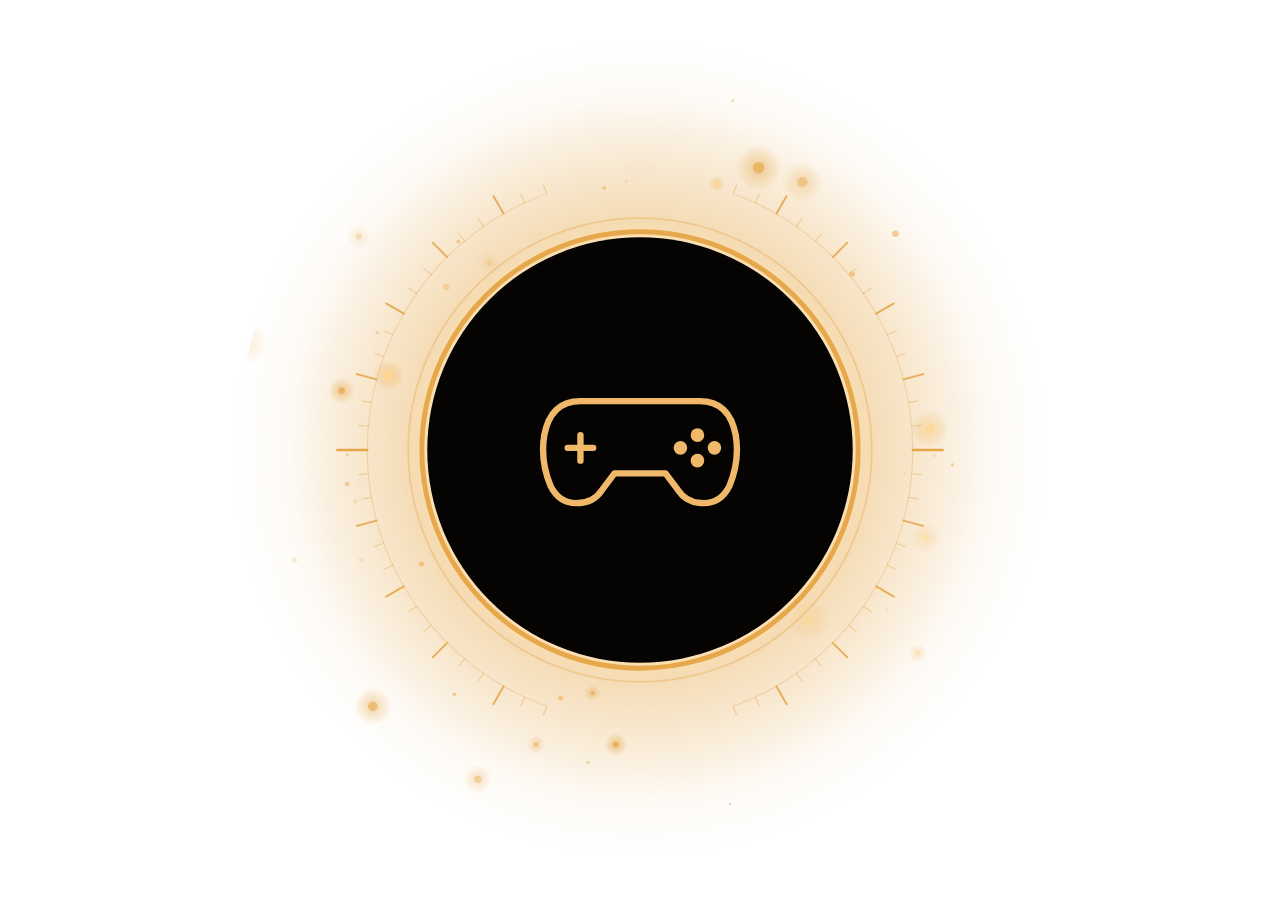
<file: eclipse_loop.html>
<!doctype html>
<html lang="hu">
<head>
<meta charset="utf-8" />
<title>Dr · Guzsvinecz — Eclipse Loop</title>
<style>
  html, body {
    margin: 0; padding: 0; height: 100%;
    background: transparent;
    overflow: hidden;
  }
  /* The stage is a square that fits the viewport. */
  .stage {
    position: absolute; inset: 0;
    display: flex; align-items: center; justify-content: center;
  }
  .eclipse {
    /* Square sized to the smaller viewport dimension */
    width: min(100vw, 100vh);
    height: min(100vw, 100vh);
    position: relative;
    /* No overflow:hidden — halo pulse needs room to breathe beyond the SVG edge */
  }
  .eclipse svg, .eclipse canvas {
    position: absolute; inset: 0;
    width: 100%; height: 100%;
    display: block;
  }

  /* === pulsing halo === */
  .halo {
    animation: haloPulse 5s ease-in-out infinite;
    transform-origin: center;
    will-change: opacity, transform, filter;
  }
  @keyframes haloPulse {
    0%   { opacity: 0.78; transform: scale(1.00); filter: blur(0px); }
    35%  { opacity: 1.00; transform: scale(1.04); filter: blur(0.4px); }
    55%  { opacity: 0.86; transform: scale(1.02); filter: blur(0px); }
    75%  { opacity: 1.00; transform: scale(1.05); filter: blur(0.5px); }
    100% { opacity: 0.78; transform: scale(1.00); filter: blur(0px); }
  }

  /* The rim has its own subtle breath */
  .rim {
    animation: rimPulse 5s ease-in-out infinite;
    transform-origin: center;
  }
  @keyframes rimPulse {
    0%, 100% { opacity: 0.85; }
    50%      { opacity: 1.00; }
  }
}
</style>
</head>
<body>

<div class="stage">
  <div class="eclipse" id="eclipse">
    <!-- Halo + disc + rim -->
    <svg viewBox="-165 -165 330 330" preserveAspectRatio="xMidYMid meet">
      <defs>
        <radialGradient id="halo-outer" cx="50%" cy="50%" r="50%">
          <stop offset="40%" stop-color="#e6a84a" stop-opacity="0"/>
          <stop offset="56%" stop-color="#e6a84a" stop-opacity="0.16"/>
          <stop offset="100%" stop-color="#e6a84a" stop-opacity="0"/>
        </radialGradient>
        <radialGradient id="halo-inner" cx="50%" cy="50%" r="50%">
          <stop offset="55%" stop-color="#ffd58a" stop-opacity="0"/>
          <stop offset="58%" stop-color="#ffd58a" stop-opacity="0.55"/>
          <stop offset="66%" stop-color="#e6a84a" stop-opacity="0.28"/>
          <stop offset="100%" stop-color="#e6a84a" stop-opacity="0"/>
        </radialGradient>
        <radialGradient id="ember" cx="50%" cy="50%" r="50%">
          <stop offset="0%"   stop-color="#ffd58a" stop-opacity="0.9"/>
          <stop offset="100%" stop-color="#ffd58a" stop-opacity="0"/>
        </radialGradient>
      </defs>

      <!-- Protractor: tick-marked arcs left & right (scientific-instrument vibe) -->
      <g class="protractor">
      <path d="M 34.20 -93.97 A 100 100 0 0 1 34.20 93.97" stroke="#e6a84a" stroke-width="0.4" stroke-opacity="0.35" fill="none"/>
      <path d="M -34.20 93.97 A 100 100 0 0 1 -34.20 -93.97" stroke="#e6a84a" stroke-width="0.4" stroke-opacity="0.35" fill="none"/>
      <line x1="34.20" y1="-93.97" x2="35.40" y2="-97.26" stroke="#e6a84a" stroke-width="0.4" stroke-opacity="0.45" stroke-linecap="round"/>
      <line x1="42.26" y1="-90.63" x2="43.74" y2="-93.80" stroke="#e6a84a" stroke-width="0.4" stroke-opacity="0.45" stroke-linecap="round"/>
      <line x1="50.00" y1="-86.60" x2="53.75" y2="-93.10" stroke="#e6a84a" stroke-width="0.7" stroke-opacity="0.9" stroke-linecap="round"/>
      <line x1="57.36" y1="-81.92" x2="59.37" y2="-84.78" stroke="#e6a84a" stroke-width="0.4" stroke-opacity="0.45" stroke-linecap="round"/>
      <line x1="64.28" y1="-76.60" x2="66.53" y2="-79.29" stroke="#e6a84a" stroke-width="0.4" stroke-opacity="0.45" stroke-linecap="round"/>
      <line x1="70.71" y1="-70.71" x2="76.01" y2="-76.01" stroke="#e6a84a" stroke-width="0.7" stroke-opacity="0.9" stroke-linecap="round"/>
      <line x1="76.60" y1="-64.28" x2="79.29" y2="-66.53" stroke="#e6a84a" stroke-width="0.4" stroke-opacity="0.45" stroke-linecap="round"/>
      <line x1="81.92" y1="-57.36" x2="84.78" y2="-59.37" stroke="#e6a84a" stroke-width="0.4" stroke-opacity="0.45" stroke-linecap="round"/>
      <line x1="86.60" y1="-50.00" x2="93.10" y2="-53.75" stroke="#e6a84a" stroke-width="0.7" stroke-opacity="0.9" stroke-linecap="round"/>
      <line x1="90.63" y1="-42.26" x2="93.80" y2="-43.74" stroke="#e6a84a" stroke-width="0.4" stroke-opacity="0.45" stroke-linecap="round"/>
      <line x1="93.97" y1="-34.20" x2="97.26" y2="-35.40" stroke="#e6a84a" stroke-width="0.4" stroke-opacity="0.45" stroke-linecap="round"/>
      <line x1="96.59" y1="-25.88" x2="103.84" y2="-27.82" stroke="#e6a84a" stroke-width="0.7" stroke-opacity="0.9" stroke-linecap="round"/>
      <line x1="98.48" y1="-17.36" x2="101.93" y2="-17.97" stroke="#e6a84a" stroke-width="0.4" stroke-opacity="0.45" stroke-linecap="round"/>
      <line x1="99.62" y1="-8.72" x2="103.11" y2="-9.02" stroke="#e6a84a" stroke-width="0.4" stroke-opacity="0.45" stroke-linecap="round"/>
      <line x1="100.00" y1="0.00" x2="111.00" y2="0.00" stroke="#e6a84a" stroke-width="0.9" stroke-opacity="1" stroke-linecap="round"/>
      <line x1="99.62" y1="8.72" x2="103.11" y2="9.02" stroke="#e6a84a" stroke-width="0.4" stroke-opacity="0.45" stroke-linecap="round"/>
      <line x1="98.48" y1="17.36" x2="101.93" y2="17.97" stroke="#e6a84a" stroke-width="0.4" stroke-opacity="0.45" stroke-linecap="round"/>
      <line x1="96.59" y1="25.88" x2="103.84" y2="27.82" stroke="#e6a84a" stroke-width="0.7" stroke-opacity="0.9" stroke-linecap="round"/>
      <line x1="93.97" y1="34.20" x2="97.26" y2="35.40" stroke="#e6a84a" stroke-width="0.4" stroke-opacity="0.45" stroke-linecap="round"/>
      <line x1="90.63" y1="42.26" x2="93.80" y2="43.74" stroke="#e6a84a" stroke-width="0.4" stroke-opacity="0.45" stroke-linecap="round"/>
      <line x1="86.60" y1="50.00" x2="93.10" y2="53.75" stroke="#e6a84a" stroke-width="0.7" stroke-opacity="0.9" stroke-linecap="round"/>
      <line x1="81.92" y1="57.36" x2="84.78" y2="59.37" stroke="#e6a84a" stroke-width="0.4" stroke-opacity="0.45" stroke-linecap="round"/>
      <line x1="76.60" y1="64.28" x2="79.29" y2="66.53" stroke="#e6a84a" stroke-width="0.4" stroke-opacity="0.45" stroke-linecap="round"/>
      <line x1="70.71" y1="70.71" x2="76.01" y2="76.01" stroke="#e6a84a" stroke-width="0.7" stroke-opacity="0.9" stroke-linecap="round"/>
      <line x1="64.28" y1="76.60" x2="66.53" y2="79.29" stroke="#e6a84a" stroke-width="0.4" stroke-opacity="0.45" stroke-linecap="round"/>
      <line x1="57.36" y1="81.92" x2="59.37" y2="84.78" stroke="#e6a84a" stroke-width="0.4" stroke-opacity="0.45" stroke-linecap="round"/>
      <line x1="50.00" y1="86.60" x2="53.75" y2="93.10" stroke="#e6a84a" stroke-width="0.7" stroke-opacity="0.9" stroke-linecap="round"/>
      <line x1="42.26" y1="90.63" x2="43.74" y2="93.80" stroke="#e6a84a" stroke-width="0.4" stroke-opacity="0.45" stroke-linecap="round"/>
      <line x1="34.20" y1="93.97" x2="35.40" y2="97.26" stroke="#e6a84a" stroke-width="0.4" stroke-opacity="0.45" stroke-linecap="round"/>
      <line x1="-34.20" y1="93.97" x2="-35.40" y2="97.26" stroke="#e6a84a" stroke-width="0.4" stroke-opacity="0.45" stroke-linecap="round"/>
      <line x1="-42.26" y1="90.63" x2="-43.74" y2="93.80" stroke="#e6a84a" stroke-width="0.4" stroke-opacity="0.45" stroke-linecap="round"/>
      <line x1="-50.00" y1="86.60" x2="-53.75" y2="93.10" stroke="#e6a84a" stroke-width="0.7" stroke-opacity="0.9" stroke-linecap="round"/>
      <line x1="-57.36" y1="81.92" x2="-59.37" y2="84.78" stroke="#e6a84a" stroke-width="0.4" stroke-opacity="0.45" stroke-linecap="round"/>
      <line x1="-64.28" y1="76.60" x2="-66.53" y2="79.29" stroke="#e6a84a" stroke-width="0.4" stroke-opacity="0.45" stroke-linecap="round"/>
      <line x1="-70.71" y1="70.71" x2="-76.01" y2="76.01" stroke="#e6a84a" stroke-width="0.7" stroke-opacity="0.9" stroke-linecap="round"/>
      <line x1="-76.60" y1="64.28" x2="-79.29" y2="66.53" stroke="#e6a84a" stroke-width="0.4" stroke-opacity="0.45" stroke-linecap="round"/>
      <line x1="-81.92" y1="57.36" x2="-84.78" y2="59.37" stroke="#e6a84a" stroke-width="0.4" stroke-opacity="0.45" stroke-linecap="round"/>
      <line x1="-86.60" y1="50.00" x2="-93.10" y2="53.75" stroke="#e6a84a" stroke-width="0.7" stroke-opacity="0.9" stroke-linecap="round"/>
      <line x1="-90.63" y1="42.26" x2="-93.80" y2="43.74" stroke="#e6a84a" stroke-width="0.4" stroke-opacity="0.45" stroke-linecap="round"/>
      <line x1="-93.97" y1="34.20" x2="-97.26" y2="35.40" stroke="#e6a84a" stroke-width="0.4" stroke-opacity="0.45" stroke-linecap="round"/>
      <line x1="-96.59" y1="25.88" x2="-103.84" y2="27.82" stroke="#e6a84a" stroke-width="0.7" stroke-opacity="0.9" stroke-linecap="round"/>
      <line x1="-98.48" y1="17.36" x2="-101.93" y2="17.97" stroke="#e6a84a" stroke-width="0.4" stroke-opacity="0.45" stroke-linecap="round"/>
      <line x1="-99.62" y1="8.72" x2="-103.11" y2="9.02" stroke="#e6a84a" stroke-width="0.4" stroke-opacity="0.45" stroke-linecap="round"/>
      <line x1="-100.00" y1="0.00" x2="-111.00" y2="0.00" stroke="#e6a84a" stroke-width="0.9" stroke-opacity="1" stroke-linecap="round"/>
      <line x1="-99.62" y1="-8.72" x2="-103.11" y2="-9.02" stroke="#e6a84a" stroke-width="0.4" stroke-opacity="0.45" stroke-linecap="round"/>
      <line x1="-98.48" y1="-17.36" x2="-101.93" y2="-17.97" stroke="#e6a84a" stroke-width="0.4" stroke-opacity="0.45" stroke-linecap="round"/>
      <line x1="-96.59" y1="-25.88" x2="-103.84" y2="-27.82" stroke="#e6a84a" stroke-width="0.7" stroke-opacity="0.9" stroke-linecap="round"/>
      <line x1="-93.97" y1="-34.20" x2="-97.26" y2="-35.40" stroke="#e6a84a" stroke-width="0.4" stroke-opacity="0.45" stroke-linecap="round"/>
      <line x1="-90.63" y1="-42.26" x2="-93.80" y2="-43.74" stroke="#e6a84a" stroke-width="0.4" stroke-opacity="0.45" stroke-linecap="round"/>
      <line x1="-86.60" y1="-50.00" x2="-93.10" y2="-53.75" stroke="#e6a84a" stroke-width="0.7" stroke-opacity="0.9" stroke-linecap="round"/>
      <line x1="-81.92" y1="-57.36" x2="-84.78" y2="-59.37" stroke="#e6a84a" stroke-width="0.4" stroke-opacity="0.45" stroke-linecap="round"/>
      <line x1="-76.60" y1="-64.28" x2="-79.29" y2="-66.53" stroke="#e6a84a" stroke-width="0.4" stroke-opacity="0.45" stroke-linecap="round"/>
      <line x1="-70.71" y1="-70.71" x2="-76.01" y2="-76.01" stroke="#e6a84a" stroke-width="0.7" stroke-opacity="0.9" stroke-linecap="round"/>
      <line x1="-64.28" y1="-76.60" x2="-66.53" y2="-79.29" stroke="#e6a84a" stroke-width="0.4" stroke-opacity="0.45" stroke-linecap="round"/>
      <line x1="-57.36" y1="-81.92" x2="-59.37" y2="-84.78" stroke="#e6a84a" stroke-width="0.4" stroke-opacity="0.45" stroke-linecap="round"/>
      <line x1="-50.00" y1="-86.60" x2="-53.75" y2="-93.10" stroke="#e6a84a" stroke-width="0.7" stroke-opacity="0.9" stroke-linecap="round"/>
      <line x1="-42.26" y1="-90.63" x2="-43.74" y2="-93.80" stroke="#e6a84a" stroke-width="0.4" stroke-opacity="0.45" stroke-linecap="round"/>
      <line x1="-34.20" y1="-93.97" x2="-35.40" y2="-97.26" stroke="#e6a84a" stroke-width="0.4" stroke-opacity="0.45" stroke-linecap="round"/>
      </g>

      <!-- Pulsing halo -->
      <g class="halo">
        <circle cx="0" cy="0" r="150" fill="url(#halo-outer)"/>
        <circle cx="0" cy="0" r="130" fill="url(#halo-inner)"/>
      </g>

      <!-- Dark disc -->
      <circle cx="0" cy="0" r="78" fill="#050403"/>
      <!-- Gold rim -->
      <g class="rim">
        <circle cx="0" cy="0" r="80" fill="none" stroke="#e6a84a" stroke-width="1.8"/>
        <circle cx="0" cy="0" r="85" fill="none" stroke="#e6a84a" stroke-width="0.6" stroke-opacity="0.4"/>
      </g>

      <!-- Controller, centered (no glow filter — handled via shadow drop on canvas) -->
      <g transform="scale(0.78) translate(-50 -31)">
        <path d="M22 8 L78 8 Q92 8 95 24 Q97 36 92 48 Q88 56 80 56 Q72 56 68 50 L62 42 L38 42 L32 50 Q28 56 20 56 Q12 56 8 48 Q3 36 5 24 Q8 8 22 8 Z"
              stroke="#f0b96a" stroke-width="3" stroke-linejoin="round" fill="none"/>
        <line x1="22" y1="24" x2="22" y2="36" stroke="#f0b96a" stroke-width="3" stroke-linecap="round"/>
        <line x1="16" y1="30" x2="28" y2="30" stroke="#f0b96a" stroke-width="3" stroke-linecap="round"/>
        <circle cx="77" cy="24" r="3.2" fill="#f0b96a"/>
        <circle cx="85" cy="30" r="3.2" fill="#f0b96a"/>
        <circle cx="77" cy="36" r="3.2" fill="#f0b96a"/>
        <circle cx="69" cy="30" r="3.2" fill="#f0b96a"/>
      </g>
    </svg>

    <!-- Particle canvas on top -->
    <canvas id="emberCanvas"></canvas>
  </div>
</div>

<script>
(() => {
  const canvas = document.getElementById('emberCanvas');
  const ctx = canvas.getContext('2d');

  // DPR-aware sizing
  let W = 0, H = 0, DPR = 1;
  function resize() {
    const r = canvas.getBoundingClientRect();
    DPR = Math.min(window.devicePixelRatio || 1, 2);
    W = r.width; H = r.height;
    canvas.width = Math.round(W * DPR);
    canvas.height = Math.round(H * DPR);
    canvas.style.width = W + 'px';
    canvas.style.height = H + 'px';
    ctx.setTransform(DPR, 0, 0, DPR, 0, 0);
  }
  resize();
  new ResizeObserver(resize).observe(canvas);

  // Loop duration in ms; everything is phase-locked so the loop is seamless.
  const LOOP_MS = 5000;

  // Disc + ring radii are defined in the SVG viewBox of [-165,165].
  // The viewBox maps onto min(W,H). So in canvas pixels:
  function getMetrics() {
    const size = Math.min(W, H);
    const scale = size / 330;            // viewBox 330 wide
    const cx = W / 2, cy = H / 2;
    return {
      cx, cy, scale, size,
      ringR: 80 * scale,
      hazeR: 130 * scale,
      outerR: 165 * scale,
    };
  }

  // Embers: small particles that drift outward from just outside the rim
  // and fade out. Phase-locked so the whole field repeats every LOOP_MS.
  const EMBER_COUNT = 40;
  const embers = [];
  for (let i = 0; i < EMBER_COUNT; i++) {
    embers.push({
      // Each ember has a unique phase in [0,1) and its own angle/lifetime
      phase: i / EMBER_COUNT,                  // start offset within the loop
      angle: Math.random() * Math.PI * 2,
      // Drift distance (in viewBox units) the particle travels from rim
      drift: 28 + Math.random() * 50,
      // Lifetime as fraction of LOOP — short so multiple cycles fit
      life: 0.35 + Math.random() * 0.35,
      size: 0.6 + Math.random() * 1.6,
      hue: Math.random() < 0.3 ? '#ffd58a' : '#e6a84a',
    });
  }

  // A few slow-floating dust motes far from the eclipse
  const DUST_COUNT = 22;
  const dust = [];
  for (let i = 0; i < DUST_COUNT; i++) {
    dust.push({
      phase: Math.random(),
      // Polar coords for starting position — kept within viewBox radius of 150
      r: 90 + Math.random() * 45,      // viewBox units (max 135, well inside 150)
      angle: Math.random() * Math.PI * 2,
      angSpeed: (Math.random() - 0.5) * 0.0008,  // radians per ms
      size: 0.4 + Math.random() * 0.8,
      twinkleOffset: Math.random(),
    });
  }

  const start = performance.now();

  function frame(now) {
    const t = ((now - start) % LOOP_MS) / LOOP_MS;  // 0..1, loops every 5s
    const m = getMetrics();

    ctx.clearRect(0, 0, W, H);
    ctx.save();
    ctx.translate(m.cx, m.cy);
    ctx.scale(m.scale, m.scale);
    // Clip particles to a circle matching the content radius (not viewBox edge)
    ctx.beginPath();
    ctx.arc(0, 0, 148, 0, Math.PI * 2);
    ctx.clip();

    // --- DUST MOTES (background sparkle, far from disc) ---
    for (const d of dust) {
      // Position drifts slowly tangentially
      const ang = d.angle + d.angSpeed * (now - start);
      const x = Math.cos(ang) * d.r;
      const y = Math.sin(ang) * d.r;
      // Twinkle on the global loop
      const tw = 0.5 + 0.5 * Math.sin((t + d.twinkleOffset) * Math.PI * 2);
      ctx.globalAlpha = 0.25 + tw * 0.5;
      ctx.fillStyle = '#f0b96a';
      ctx.beginPath();
      ctx.arc(x, y, d.size, 0, Math.PI * 2);
      ctx.fill();
    }
    ctx.globalAlpha = 1;

    // --- EMBERS (drift outward from rim) ---
    for (const e of embers) {
      // Local phase: how far through THIS ember's life are we?
      // shifted by ember.phase so they're spread across the loop.
      const local = ((t + e.phase) % 1) / e.life;     // can exceed 1 = dead
      if (local > 1) continue;  // not visible this part of the loop

      // Eased outward motion
      const easeOut = 1 - Math.pow(1 - local, 2);
      const dist = 84 + e.drift * easeOut;     // start just outside ring (80) → drift
      const x = Math.cos(e.angle) * dist;
      const y = Math.sin(e.angle) * dist;

      // Fade: bright at birth, fades to nothing
      const alpha = (1 - local) * (local < 0.15 ? local / 0.15 : 1);

      // Soft glow via radial gradient
      const g = ctx.createRadialGradient(x, y, 0, x, y, e.size * 4);
      g.addColorStop(0, e.hue);
      g.addColorStop(1, 'rgba(230,168,74,0)');
      ctx.globalAlpha = alpha * 0.85;
      ctx.fillStyle = g;
      ctx.beginPath();
      ctx.arc(x, y, e.size * 4, 0, Math.PI * 2);
      ctx.fill();

      // Hot core
      ctx.globalAlpha = alpha;
      ctx.fillStyle = e.hue;
      ctx.beginPath();
      ctx.arc(x, y, e.size, 0, Math.PI * 2);
      ctx.fill();
    }
    ctx.globalAlpha = 1;

    // --- LENS FLARE (brief diamond-ring style sparkle, twice per loop) ---
    // Two flare bursts at t=0.3 and t=0.75, locked into the halo pulse.
    function flareAt(centerT, durFrac, angle) {
      const dt = ((t - centerT) + 1) % 1;
      // Dt close to 0 OR close to 1 — pick smaller distance
      const phaseDist = Math.min(dt, 1 - dt);
      if (phaseDist > durFrac) return;
      const k = 1 - phaseDist / durFrac;  // 1 at peak → 0 at edge
      const peak = k * k;                 // ease
      const x = Math.cos(angle) * 80;
      const y = Math.sin(angle) * 80;
      // Bright core
      ctx.globalAlpha = peak * 0.95;
      ctx.fillStyle = '#fff4d6';
      ctx.beginPath(); ctx.arc(x, y, 2.4, 0, Math.PI*2); ctx.fill();
      // Soft halo
      const g = ctx.createRadialGradient(x, y, 0, x, y, 14);
      g.addColorStop(0, 'rgba(255,213,138,0.7)');
      g.addColorStop(1, 'rgba(255,213,138,0)');
      ctx.globalAlpha = peak * 0.7;
      ctx.fillStyle = g;
      ctx.beginPath(); ctx.arc(x, y, 14, 0, Math.PI*2); ctx.fill();
      // Streak (horizontal)
      ctx.globalAlpha = peak * 0.55;
      ctx.strokeStyle = '#fff4d6';
      ctx.lineWidth = 0.4;
      ctx.beginPath();
      ctx.moveTo(x - 22, y); ctx.lineTo(x + 22, y); ctx.stroke();
    }
    flareAt(0.30, 0.10, -Math.PI / 4);   // upper-right
    flareAt(0.78, 0.08,  Math.PI * 0.8); // lower-left

    ctx.globalAlpha = 1;
    ctx.restore();
    requestAnimationFrame(frame);
  }
  requestAnimationFrame(frame);

  // Respect prefers-reduced-motion
  if (matchMedia('(prefers-reduced-motion: reduce)').matches) {
    document.querySelectorAll('.halo, .rim').forEach(el => {
      el.style.animation = 'none';
    });
  }
})();
</script>
</body>
</html>
</file>
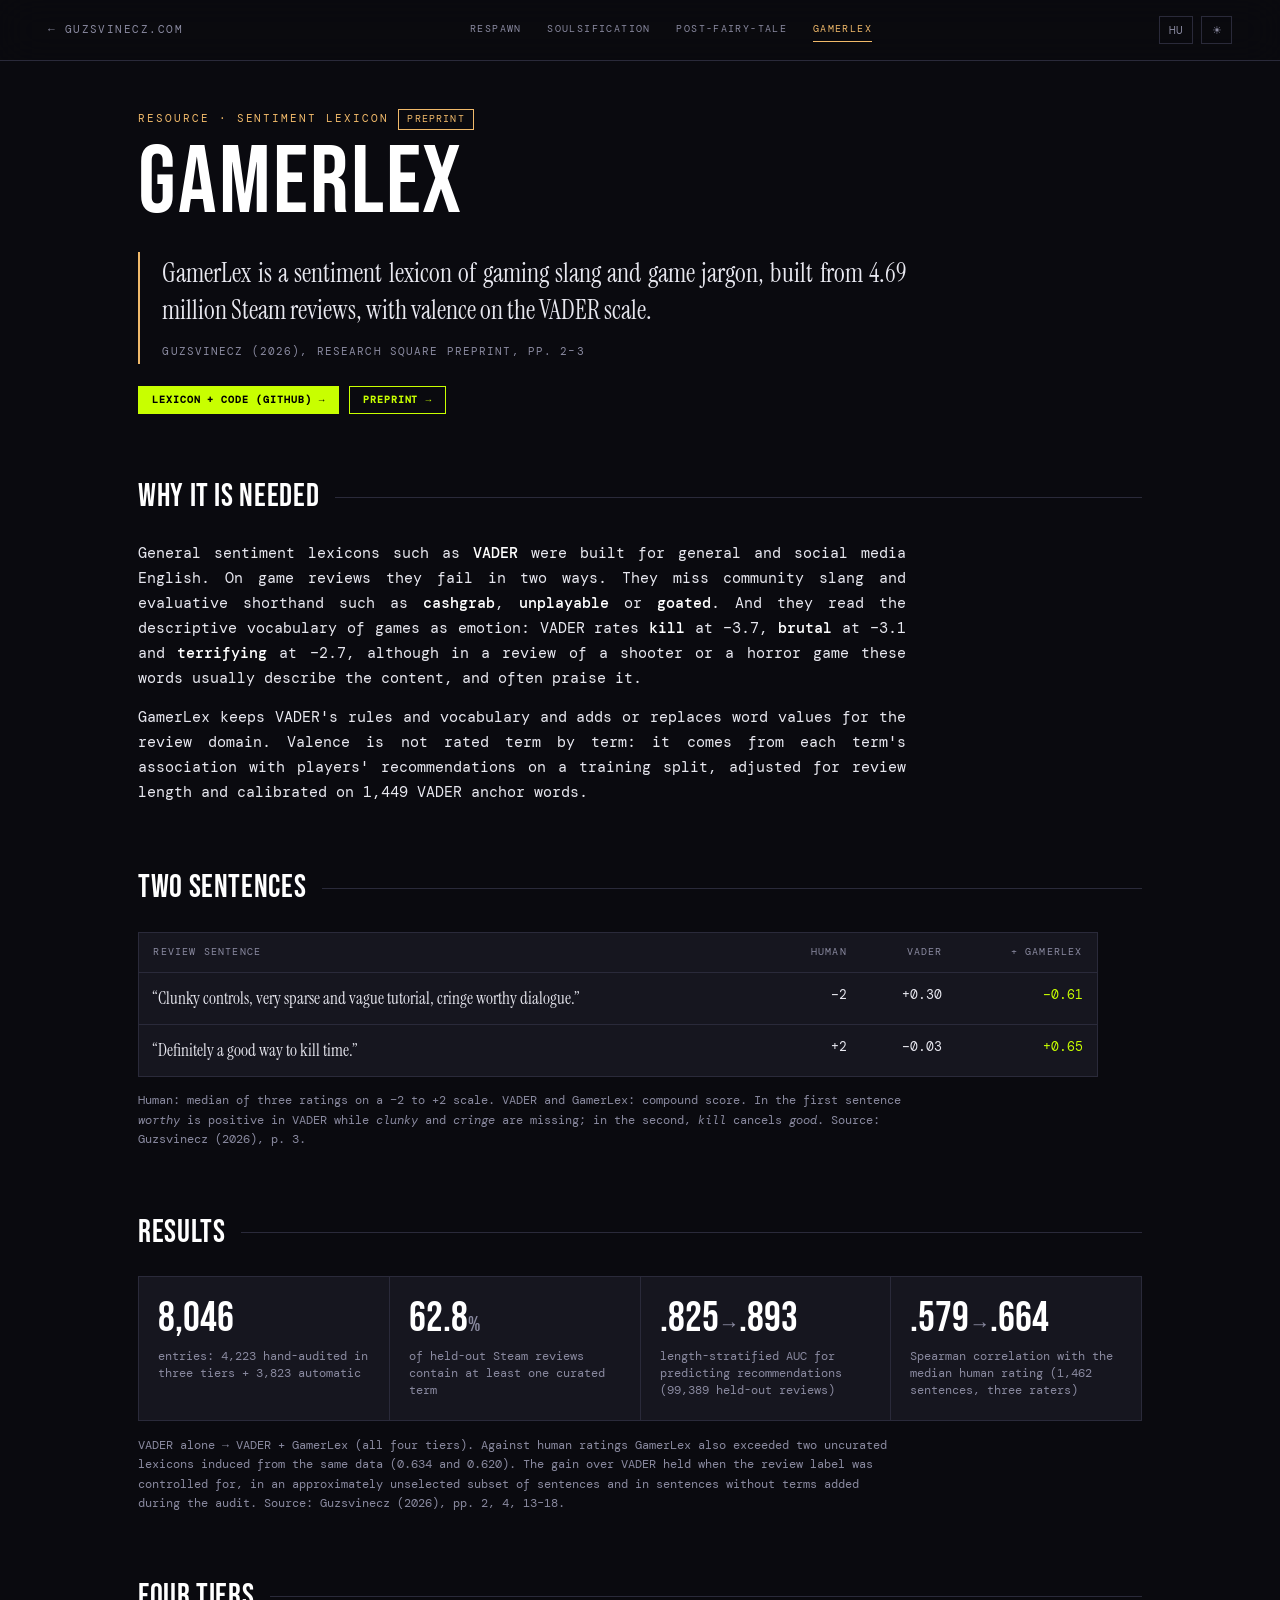
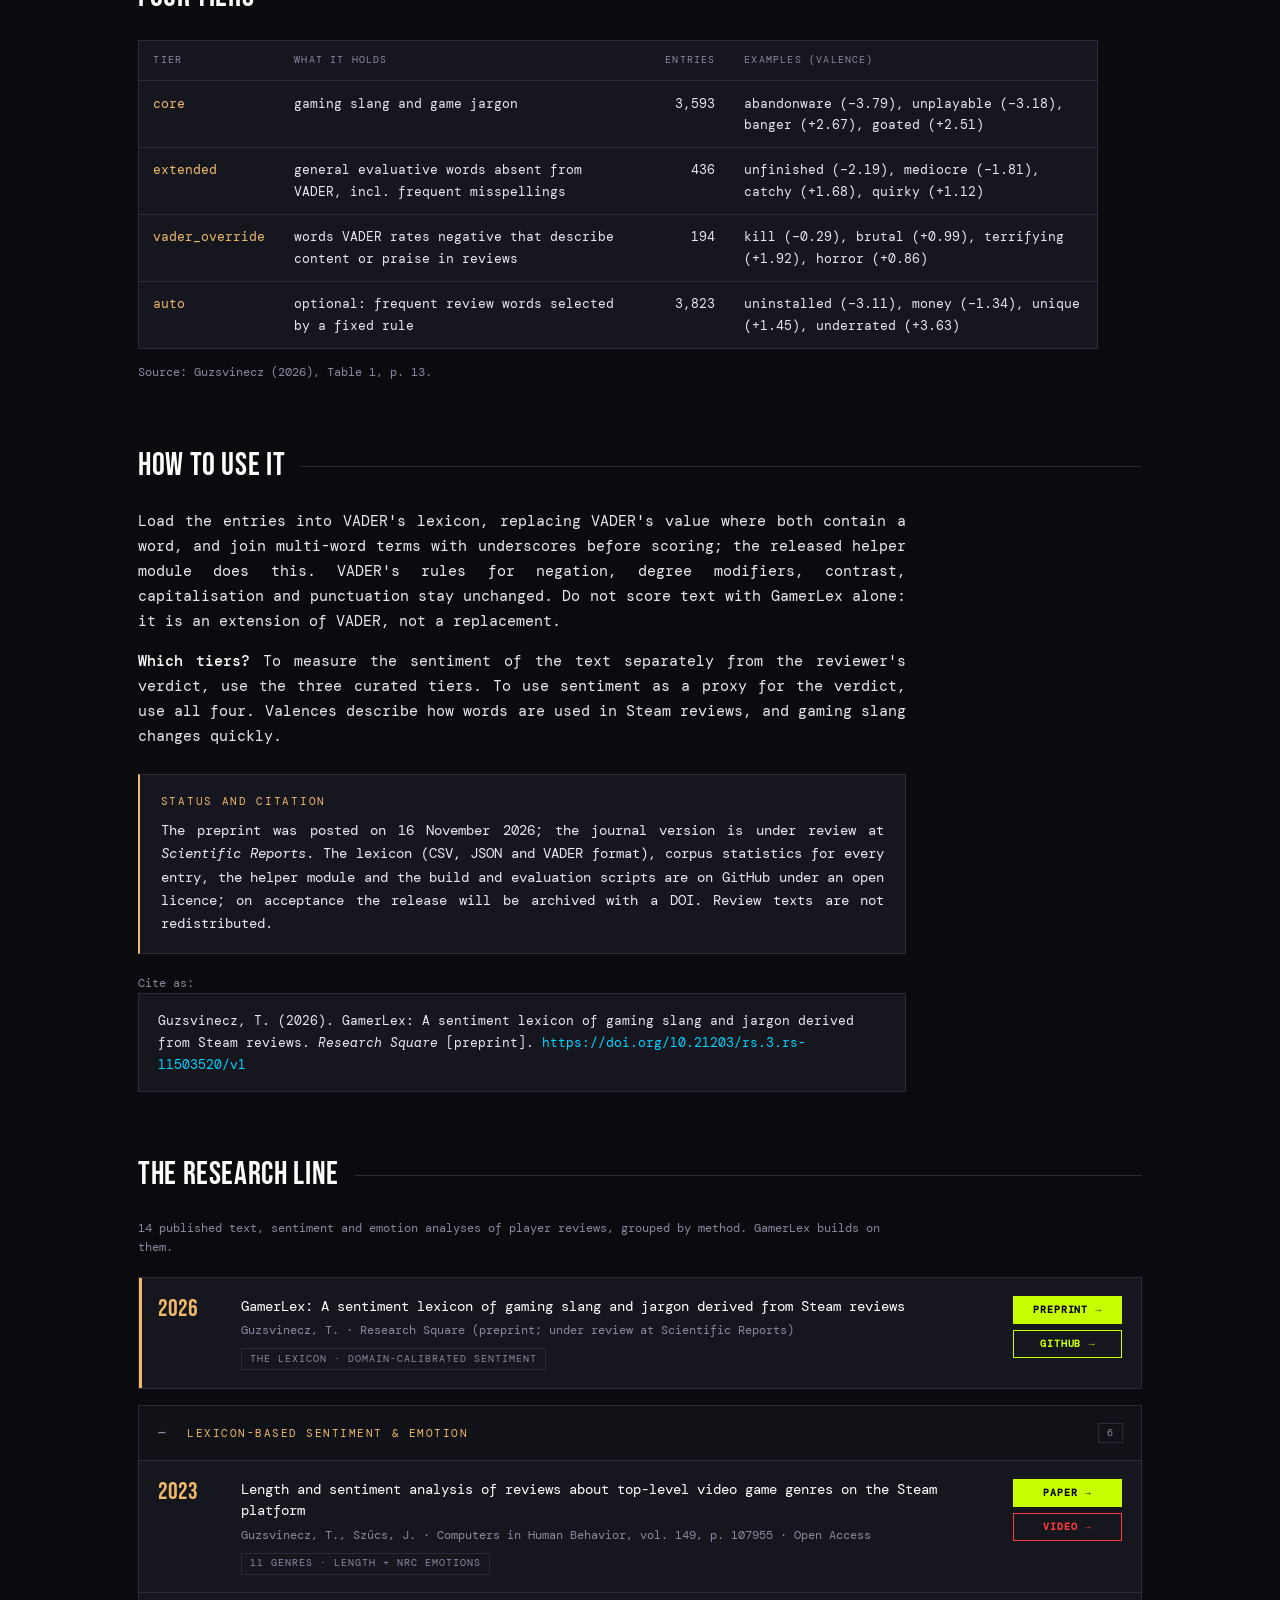
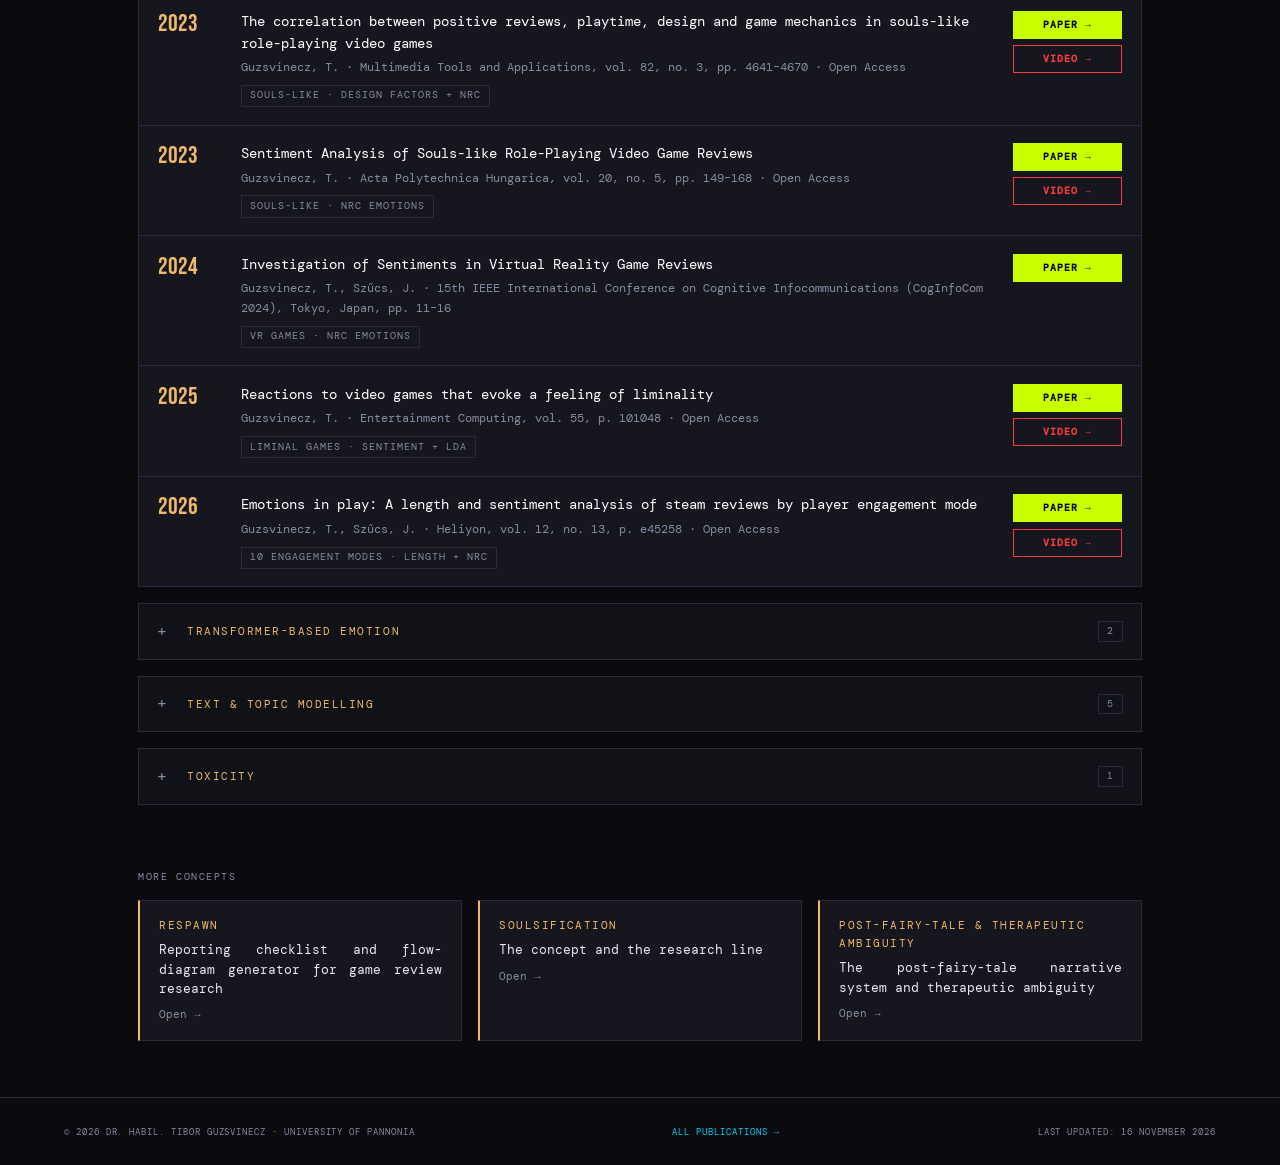
<file: gamerlex.html>
<!DOCTYPE html>
<html lang="en" data-theme="dark" data-lang="en">
<head>
<meta charset="UTF-8">
<meta name="viewport" content="width=device-width, initial-scale=1.0">
<title>GamerLex | Dr. habil. Tibor Guzsvinecz</title>
<meta name="description" content="GamerLex: an open sentiment lexicon of gaming slang and game jargon for player reviews, built from 4.69 million Steam reviews, with valence on the VADER scale.">
<link rel="canonical" href="https://guzsvinecz.com/gamerlex.html">
<meta property="og:type" content="article">
<meta property="og:title" content="GamerLex | Dr. habil. Tibor Guzsvinecz">
<meta property="og:description" content="A sentiment lexicon of gaming slang and jargon for player reviews: 8,046 entries, VADER scale, open data and code.">
<meta property="og:url" content="https://guzsvinecz.com/gamerlex.html">
<meta property="og:image" content="https://guzsvinecz.com/GT.jpg">
<link rel="icon" href="favicon.svg" type="image/svg+xml">
<link rel="preconnect" href="https://fonts.googleapis.com">
<link rel="preconnect" href="https://fonts.gstatic.com" crossorigin>
<link href="https://fonts.googleapis.com/css2?family=Bebas+Neue&family=Cinzel:wght@600&family=DM+Mono:ital,wght@0,300;0,400;0,500;1,300&family=Instrument+Serif:ital@0;1&display=swap" rel="stylesheet">
<style>
:root[data-theme="dark"]{--bg:#0a0a0f;--surface:#111118;--card:#16161f;--border:#2a2a3a;--accent:#c8ff00;--accent2:#00d4ff;--ember:#f0b96a;--text:#e8e8f0;--muted:#8a8aa0;--white:#ffffff;--nav-bg:rgba(10,10,15,.9)}
:root[data-theme="light"]{--bg:#f4f4ef;--surface:#eaeae4;--card:#ffffff;--border:#d0d0c8;--accent:#5a8a00;--accent2:#0077aa;--ember:#a86a14;--text:#1a1a2e;--muted:#5f5f73;--white:#1a1a2e;--nav-bg:rgba(244,244,239,.94)}
*,*::before,*::after{box-sizing:border-box;margin:0;padding:0}
html{scroll-behavior:smooth;background:var(--bg)}
body{background:var(--bg);color:var(--text);font-family:'DM Mono',monospace;font-size:.92rem;line-height:1.7;transition:background .3s,color .3s}
a{color:var(--accent2);text-decoration:none}
a:hover{text-decoration:underline}
::selection{background:var(--accent);color:#000}
[data-lang="en"] [data-hu]{display:none}
[data-lang="hu"] [data-en]{display:none}

nav{position:sticky;top:0;z-index:100;display:flex;align-items:center;justify-content:space-between;padding:1rem 3rem;background:var(--nav-bg);backdrop-filter:blur(20px);border-bottom:1px solid var(--border)}
.nav-home{font-size:.7rem;letter-spacing:.13em;text-transform:uppercase;color:var(--muted)}
.nav-home:hover{color:var(--accent);text-decoration:none}
.nav-right{display:flex;gap:.5rem;align-items:center}
.ctrl-btn{font-size:.68rem;background:transparent;border:1px solid var(--border);color:var(--muted);cursor:pointer;padding:.36rem .58rem;transition:border-color .2s,color .2s;font-family:'DM Mono',monospace}
.ctrl-btn:hover{border-color:var(--accent);color:var(--accent)}

main{max-width:1100px;margin:0 auto;padding:3rem 3rem 4rem}
.eyebrow{font-size:.68rem;letter-spacing:.18em;text-transform:uppercase;color:var(--ember)}
h1{font-family:'Bebas Neue',sans-serif;font-weight:400;font-size:clamp(3rem,8vw,6rem);line-height:.95;color:var(--white);letter-spacing:.02em;margin:.5rem 0 1.4rem}
h2{font-family:'Bebas Neue',sans-serif;font-weight:400;font-size:2rem;color:var(--white);letter-spacing:.02em;margin:0 0 1rem;display:flex;align-items:center;gap:1rem}
h2::after{content:'';flex:1;height:1px;background:var(--border)}
section{margin-top:3.5rem}

.definition{border-left:2px solid var(--ember);padding:.2rem 0 .2rem 1.4rem;max-width:48rem}
.definition p{font-family:'Instrument Serif',serif;font-size:clamp(1.25rem,2.4vw,1.6rem);line-height:1.45;color:var(--text)}
.definition cite{display:block;margin-top:.8rem;font-style:normal;font-size:.7rem;letter-spacing:.1em;text-transform:uppercase;color:var(--muted)}
.prose{max-width:48rem;color:var(--text)}
.prose p+p{margin-top:.9rem}
.prose strong{color:var(--white);font-weight:500}
.origin{max-width:48rem;margin-top:1.6rem;background:var(--card);border:1px solid var(--border);border-left:2px solid var(--ember);padding:1.1rem 1.3rem}
.origin-label{font-size:.66rem;letter-spacing:.16em;text-transform:uppercase;color:var(--ember);margin-bottom:.5rem}
.origin p{font-size:.86rem}

.stats{display:grid;grid-template-columns:repeat(4,minmax(0,1fr));gap:1px;background:var(--border);border:1px solid var(--border)}
.stat{background:var(--card);padding:1.3rem 1.2rem}
.stat-num{font-family:'Bebas Neue',sans-serif;font-size:2.6rem;line-height:1;color:var(--white)}
.stat-num small{font-size:1.3rem;color:var(--muted)}
.stat-label{font-size:.72rem;color:var(--muted);margin-top:.5rem;line-height:1.5}
.src{font-size:.72rem;color:var(--muted);margin-top:.9rem;max-width:48rem}
@media(max-width:860px){.stats{grid-template-columns:repeat(2,minmax(0,1fr))}}

.pubs{list-style:none;display:grid;gap:1px;background:var(--border);border:1px solid var(--border)}
.pub{background:var(--card);padding:1.1rem 1.2rem;display:grid;grid-template-columns:4.2rem minmax(0,1fr) auto;gap:1rem;align-items:start}
.pub-year{font-family:'Bebas Neue',sans-serif;font-size:1.5rem;color:var(--ember);line-height:1.1}
.pub-title{color:var(--white);font-size:.9rem;line-height:1.5}
.pub-meta{font-size:.72rem;color:var(--muted);margin-top:.25rem}
.pub-lens{display:inline-block;margin-top:.45rem;font-size:.62rem;letter-spacing:.1em;text-transform:uppercase;border:1px solid var(--border);color:var(--muted);padding:.1rem .5rem}
.pub.core{box-shadow:inset 3px 0 0 var(--ember)}
.pub-actions{display:flex;flex-direction:column;gap:.4rem;align-items:stretch;width:6.8rem}
.btn{display:inline-flex;justify-content:center;font-size:.6rem;letter-spacing:.1em;text-transform:uppercase;padding:.3rem .8rem;border:1px solid var(--accent);color:#000;background:var(--accent);font-weight:600;white-space:nowrap}
.btn:hover{background:transparent;color:var(--accent);text-decoration:none}
.btn.yt{background:transparent;border-color:#ff3b3b;color:#ff3b3b}
.btn.yt:hover{background:#ff3b3b;color:#fff}
@media(max-width:700px){
  nav{padding:.8rem 1rem}main{padding:2rem 1rem 3rem}
  .pub{grid-template-columns:1fr}.pub-actions{flex-direction:row;width:auto}.pub-actions .btn{width:6.8rem}
}
footer{padding:1.6rem 4rem;display:flex;justify-content:space-between;align-items:center;gap:1rem;flex-wrap:wrap;border-top:1px solid var(--border)}
.fc{font-size:.59rem;letter-spacing:.1em;text-transform:uppercase;color:var(--muted)}
.fc .sep{color:var(--accent)}
.fc a{color:var(--accent2)}
@media(max-width:900px){footer{flex-direction:column;gap:.7rem;text-align:center;padding:1.4rem 1.5rem}}
/* justified body text */
.definition p,.prose p,.origin p,.cm-desc{text-align:justify;text-justify:inter-word;hyphens:auto;-webkit-hyphens:auto}
/* concept switcher */
:root[data-theme="dark"]{--concept:#f0b96a}:root[data-theme="light"]{--concept:#a86a14}
.nav-concepts{display:flex;gap:1.6rem;align-items:center}
.nav-concepts a{font-size:.62rem;letter-spacing:.14em;text-transform:uppercase;color:var(--muted);padding:.2rem 0;border-bottom:1px solid transparent;transition:color .2s,border-color .2s;white-space:nowrap}
.nav-concepts a:hover{color:var(--concept);text-decoration:none}
.nav-concepts a.on{color:var(--concept);border-bottom-color:var(--concept)}
@media(max-width:900px){.nav-concepts{display:none}}
.concepts-more{max-width:1100px;margin:0 auto;padding:0 3rem 3.5rem}
.cm-label{font-size:.62rem;letter-spacing:.16em;text-transform:uppercase;color:var(--muted);margin-bottom:.9rem}
.cm-grid{display:grid;grid-template-columns:repeat(3,minmax(0,1fr));gap:1rem}
@media(max-width:1000px){.cm-grid{grid-template-columns:repeat(2,minmax(0,1fr))}}
.cm-card{display:block;background:var(--card);border:1px solid var(--border);border-left:2px solid var(--concept);padding:1rem 1.2rem;transition:background .2s,transform .2s}
.cm-card:hover{background:var(--surface);transform:translateY(-2px);text-decoration:none}
.cm-name{display:block;font-size:.66rem;letter-spacing:.14em;text-transform:uppercase;color:var(--concept)}
.cm-desc{display:block;margin-top:.35rem;font-size:.8rem;line-height:1.5;color:var(--text)}
.cm-go{display:block;margin-top:.5rem;font-size:.66rem;color:var(--muted)}
@media(max-width:700px){.concepts-more{padding:0 1rem 2.5rem}.cm-grid{grid-template-columns:minmax(0,1fr)}}

.tiers,.ex{width:100%;max-width:60rem;border-collapse:collapse;font-size:.8rem;background:var(--card);border:1px solid var(--border)}
.tiers th,.tiers td,.ex th,.ex td{padding:.7rem .9rem;border-bottom:1px solid var(--border);text-align:left;vertical-align:top}
.tiers th,.ex th{font-size:.62rem;letter-spacing:.12em;text-transform:uppercase;color:var(--muted);font-weight:400}
.tiers td.n,.ex td.n,.tiers th.n,.ex th.n{text-align:right;white-space:nowrap;font-variant-numeric:tabular-nums}
.tiers td:first-child{color:var(--ember);white-space:nowrap}
.ex td:first-child{font-family:'Instrument Serif',serif;font-size:1.05rem;color:var(--text)}
.ex td.good{color:var(--accent)}
.tbl-wrap{overflow-x:auto}
.actions{display:flex;flex-wrap:wrap;gap:.6rem;margin-top:1.4rem}
.btn.ghost{background:transparent;color:var(--accent)}
.btn.ghost:hover{background:var(--accent);color:#000}
.status{display:inline-block;margin-left:.6rem;font-size:.6rem;letter-spacing:.12em;text-transform:uppercase;border:1px solid var(--ember);color:var(--ember);padding:.1rem .5rem;vertical-align:middle}
@media(max-width:700px){.stat-num{font-size:2.1rem}.tiers,.ex{min-width:600px}}
@media(max-width:480px){.stats{grid-template-columns:minmax(0,1fr)}}
.grp{margin-top:1rem;border:1px solid var(--border);background:var(--surface)}
.grp>summary{list-style:none;cursor:pointer;display:flex;align-items:center;gap:.9rem;padding:.85rem 1.1rem;font-size:.68rem;letter-spacing:.14em;text-transform:uppercase;color:var(--ember)}
.grp>summary::-webkit-details-marker{display:none}
.grp>summary::before{content:'+';font-size:1rem;width:1rem;color:var(--muted)}
.grp[open]>summary::before{content:'−'}
.grp>summary:hover{color:var(--white)}
.grp-n{margin-left:auto;font-size:.62rem;color:var(--muted);border:1px solid var(--border);padding:.05rem .5rem}
.grp>.pubs{border:0;border-top:1px solid var(--border)}
.cite-box{max-width:48rem;background:var(--card);border:1px solid var(--border);padding:1rem 1.2rem;font-size:.8rem;overflow-wrap:anywhere}
</style>
</head>
<body>

<nav>
  <a class="nav-home" href="index.html">← guzsvinecz.com</a>
  <div class="nav-concepts" aria-label="Concepts"><a href="respawn.html">RESPAWN</a><a href="soulsification.html">Soulsification</a><a href="post-fairy-tale.html">Post-Fairy-Tale</a><a href="gamerlex.html" class="on" aria-current="page">GamerLex</a></div>
  <div class="nav-right">
    <button class="ctrl-btn" id="lang-btn" type="button" aria-label="Switch language">HU</button>
    <button class="ctrl-btn" id="theme-btn" type="button" aria-label="Switch theme">☀</button>
  </div>
</nav>

<main>
  <header>
    <div class="eyebrow"><span data-en>Resource · sentiment lexicon</span><span data-hu>Erőforrás · szentimentlexikon</span><span class="status"><span data-en>Preprint</span><span data-hu>Preprint</span></span></div>
    <h1>GamerLex</h1>
    <div class="definition">
      <p data-en>GamerLex is a sentiment lexicon of gaming slang and game jargon, built from 4.69 million Steam reviews, with valence on the VADER scale.</p>
      <p data-hu>A GamerLex a gamerszleng és a játékzsargon szentimentlexikona, 4,69 millió Steam-értékelésből építve, VADER-skálájú valenciával.</p>
      <cite>Guzsvinecz (2026), Research Square preprint, pp. 2–3</cite>
    </div>
    <div class="actions">
      <a class="btn" href="https://github.com/zyzyx02/GamerLex" target="_blank" rel="noopener"><span data-en>Lexicon + code (GitHub) →</span><span data-hu>Lexikon + kód (GitHub) →</span></a>
      <a class="btn ghost" href="https://doi.org/10.21203/rs.3.rs-11503520/v1" target="_blank" rel="noopener"><span data-en>Preprint →</span><span data-hu>Preprint →</span></a>
    </div>
  </header>

  <section>
    <h2><span data-en>Why it is needed</span><span data-hu>Miért kell</span></h2>
    <div class="prose">
      <p data-en>General sentiment lexicons such as <strong>VADER</strong> were built for general and social media English. On game reviews they fail in two ways. They miss community slang and evaluative shorthand such as <strong>cashgrab</strong>, <strong>unplayable</strong> or <strong>goated</strong>. And they read the descriptive vocabulary of games as emotion: VADER rates <strong>kill</strong> at −3.7, <strong>brutal</strong> at −3.1 and <strong>terrifying</strong> at −2.7, although in a review of a shooter or a horror game these words usually describe the content, and often praise it.</p>
      <p data-hu>Az általános szentimentlexikonok, például a <strong>VADER</strong>, általános és közösségimédia-angolra készültek. Játékértékeléseken kétféleképpen hibáznak. Hiányzik belőlük a közösségi szleng és az értékelő rövidítések, mint a <strong>cashgrab</strong>, az <strong>unplayable</strong> vagy a <strong>goated</strong>. A játékok leíró szókincsét pedig érzelemnek olvassák: a VADER a <strong>kill</strong> szót −3,7-re, a <strong>brutal</strong>t −3,1-re, a <strong>terrifying</strong>et −2,7-re értékeli, pedig egy lövöldözős vagy horrorjáték értékelésében ezek többnyire a tartalmat írják le, sokszor dicsérően.</p>
      <p data-en>GamerLex keeps VADER's rules and vocabulary and adds or replaces word values for the review domain. Valence is not rated term by term: it comes from each term's association with players' recommendations on a training split, adjusted for review length and calibrated on 1,449 VADER anchor words.</p>
      <p data-hu>A GamerLex megtartja a VADER szabályait és szókincsét, és a játékértékelések területére szavakat ad hozzá vagy értékeket cserél le. A valenciát nem szavanként pontozzák: minden kifejezés a játékosok ajánlásaival való együttjárásából kapja, egy tanító részhalmazon, a review-hosszra korrigálva, 1449 VADER-horgonyszóra kalibrálva.</p>
    </div>
  </section>

  <section>
    <h2><span data-en>Two sentences</span><span data-hu>Két mondat</span></h2>
    <div class="tbl-wrap"><table class="ex">
      <thead><tr><th><span data-en>Review sentence</span><span data-hu>Értékelés-mondat</span></th><th class="n"><span data-en>Human</span><span data-hu>Ember</span></th><th class="n">VADER</th><th class="n">+ GamerLex</th></tr></thead>
      <tbody>
        <tr><td>“Clunky controls, very sparse and vague tutorial, cringe worthy dialogue.”</td><td class="n">−2</td><td class="n">+0.30</td><td class="n good">−0.61</td></tr>
        <tr><td>“Definitely a good way to kill time.”</td><td class="n">+2</td><td class="n">−0.03</td><td class="n good">+0.65</td></tr>
      </tbody>
    </table></div>
    <p class="src"><span data-en>Human: median of three ratings on a −2 to +2 scale. VADER and GamerLex: compound score. In the first sentence <em>worthy</em> is positive in VADER while <em>clunky</em> and <em>cringe</em> are missing; in the second, <em>kill</em> cancels <em>good</em>. Source: Guzsvinecz (2026), p. 3.</span><span data-hu>Ember: három értékelő mediánja −2 és +2 közötti skálán. VADER és GamerLex: compound pontszám. Az első mondatban a <em>worthy</em> a VADER-ben pozitív, a <em>clunky</em> és a <em>cringe</em> hiányzik; a másodikban a <em>kill</em> kioltja a <em>good</em>-ot. Forrás: Guzsvinecz (2026), 3. o.</span></p>
  </section>

  <section>
    <h2><span data-en>Results</span><span data-hu>Eredmények</span></h2>
    <div class="stats">
      <div class="stat"><div class="stat-num">8,046</div><div class="stat-label"><span data-en>entries: 4,223 hand-audited in three tiers + 3,823 automatic</span><span data-hu>bejegyzés: 4223 kézzel auditált három szinten + 3823 automatikus</span></div></div>
      <div class="stat"><div class="stat-num">62.8<small>%</small></div><div class="stat-label"><span data-en>of held-out Steam reviews contain at least one curated term</span><span data-hu>a tesztelt Steam-értékelések ennyiében van legalább egy kurált kifejezés</span></div></div>
      <div class="stat"><div class="stat-num">.825<small>→</small>.893</div><div class="stat-label"><span data-en>length-stratified AUC for predicting recommendations (99,389 held-out reviews)</span><span data-hu>hossz szerint rétegzett AUC az ajánlás előrejelzésére (99 389 tesztértékelés)</span></div></div>
      <div class="stat"><div class="stat-num">.579<small>→</small>.664</div><div class="stat-label"><span data-en>Spearman correlation with the median human rating (1,462 sentences, three raters)</span><span data-hu>Spearman-korreláció az emberi értékelések mediánjával (1462 mondat, három értékelő)</span></div></div>
    </div>
    <p class="src"><span data-en>VADER alone → VADER + GamerLex (all four tiers). Against human ratings GamerLex also exceeded two uncurated lexicons induced from the same data (0.634 and 0.620). The gain over VADER held when the review label was controlled for, in an approximately unselected subset of sentences and in sentences without terms added during the audit. Source: Guzsvinecz (2026), pp. 2, 4, 13–18.</span><span data-hu>VADER önmagában → VADER + GamerLex (mind a négy szint). Emberi értékelésekkel szemben a GamerLex két, ugyanabból az adatból indukált, kurálatlan lexikont is felülmúlt (0,634 és 0,620). A VADER-hez képesti javulás megmaradt az értékelés címkéjének kontrollálásakor, egy közelítőleg szelektálatlan mondat-részhalmazon és az audit során hozzáadott kifejezéseket nem tartalmazó mondatokon is. Forrás: Guzsvinecz (2026), 2., 4., 13–18. o.</span></p>
  </section>

  <section>
    <h2><span data-en>Four tiers</span><span data-hu>Négy szint</span></h2>
    <div class="tbl-wrap"><table class="tiers">
      <thead><tr><th><span data-en>Tier</span><span data-hu>Szint</span></th><th><span data-en>What it holds</span><span data-hu>Mit tartalmaz</span></th><th class="n"><span data-en>Entries</span><span data-hu>Bejegyzés</span></th><th><span data-en>Examples (valence)</span><span data-hu>Példák (valencia)</span></th></tr></thead>
      <tbody>
        <tr><td>core</td><td><span data-en>gaming slang and game jargon</span><span data-hu>gamerszleng és játékzsargon</span></td><td class="n">3,593</td><td>abandonware (−3.79), unplayable (−3.18), banger (+2.67), goated (+2.51)</td></tr>
        <tr><td>extended</td><td><span data-en>general evaluative words absent from VADER, incl. frequent misspellings</span><span data-hu>a VADER-ből hiányzó általános értékelő szavak, gyakori elírásokkal</span></td><td class="n">436</td><td>unfinished (−2.19), mediocre (−1.81), catchy (+1.68), quirky (+1.12)</td></tr>
        <tr><td>vader_override</td><td><span data-en>words VADER rates negative that describe content or praise in reviews</span><span data-hu>a VADER szerint negatív szavak, amelyek az értékelésekben tartalmat írnak le vagy dicsérnek</span></td><td class="n">194</td><td>kill (−0.29), brutal (+0.99), terrifying (+1.92), horror (+0.86)</td></tr>
        <tr><td>auto</td><td><span data-en>optional: frequent review words selected by a fixed rule</span><span data-hu>opcionális: gyakori értékelésszavak rögzített szabály szerint</span></td><td class="n">3,823</td><td>uninstalled (−3.11), money (−1.34), unique (+1.45), underrated (+3.63)</td></tr>
      </tbody>
    </table></div>
    <p class="src"><span data-en>Source: Guzsvinecz (2026), Table 1, p. 13.</span><span data-hu>Forrás: Guzsvinecz (2026), 1. táblázat, 13. o.</span></p>
  </section>

  <section>
    <h2><span data-en>How to use it</span><span data-hu>Hogyan használd</span></h2>
    <div class="prose">
      <p data-en>Load the entries into VADER's lexicon, replacing VADER's value where both contain a word, and join multi-word terms with underscores before scoring; the released helper module does this. VADER's rules for negation, degree modifiers, contrast, capitalisation and punctuation stay unchanged. Do not score text with GamerLex alone: it is an extension of VADER, not a replacement.</p>
      <p data-hu>A bejegyzéseket a VADER lexikonjába kell betölteni, ahol mindkettőben szerepel egy szó, ott a VADER értékét lecserélve; a többszavas kifejezéseket pontozás előtt alávonással kell összekötni. A mellékelt segédmodul ezt elvégzi. A VADER tagadási, fokozó, ellentétes, nagybetűs és írásjel-szabályai változatlanok. Önmagában a GamerLexszel ne pontozz szöveget: a VADER kiegészítése, nem helyettesítője.</p>
      <p data-en><strong>Which tiers?</strong> To measure the sentiment of the text separately from the reviewer's verdict, use the three curated tiers. To use sentiment as a proxy for the verdict, use all four. Valences describe how words are used in Steam reviews, and gaming slang changes quickly.</p>
      <p data-hu><strong>Melyik szintek?</strong> Ha a szöveg hangulatát az értékelő ítéletétől külön akarod mérni, a három kurált szintet használd. Ha a szentiment az ítélet közelítése, mind a négyet. A valenciák azt írják le, hogyan használják a szavakat Steam-értékelésekben, és a gamerszleng gyorsan változik.</p>
    </div>
    <div class="origin">
      <div class="origin-label"><span data-en>Status and citation</span><span data-hu>Állapot és hivatkozás</span></div>
      <p data-en>The preprint was posted on 16 November 2026; the journal version is under review at <em>Scientific Reports</em>. The lexicon (CSV, JSON and VADER format), corpus statistics for every entry, the helper module and the build and evaluation scripts are on GitHub under an open licence; on acceptance the release will be archived with a DOI. Review texts are not redistributed.</p>
      <p data-hu>A preprint 2026. november 16-án jelent meg; a folyóiratváltozat a <em>Scientific Reports</em>-nál bírálat alatt áll. A lexikon (CSV, JSON és VADER-formátumban), minden bejegyzés korpuszstatisztikája, a segédmodul, valamint az építő- és kiértékelő szkriptek nyílt licenccel a GitHubon érhetők el; elfogadás után a kiadás DOI-val archiválva lesz. Az értékelések szövegét nem tesszük közzé.</p>
    </div>
    <p class="src" style="margin-top:1.2rem"><span data-en>Cite as:</span><span data-hu>Hivatkozás:</span></p>
    <div class="cite-box">Guzsvinecz, T. (2026). GamerLex: A sentiment lexicon of gaming slang and jargon derived from Steam reviews. <em>Research Square</em> [preprint]. <a href="https://doi.org/10.21203/rs.3.rs-11503520/v1" target="_blank" rel="noopener">https://doi.org/10.21203/rs.3.rs-11503520/v1</a></div>
  </section>

  <section>
    <h2><span data-en>The research line</span><span data-hu>A kutatási vonal</span></h2>
    <p class="src" style="margin:0 0 1.2rem"><span data-en>14 published text, sentiment and emotion analyses of player reviews, grouped by method. GamerLex builds on them.</span><span data-hu>14 megjelent szöveg-, szentiment- és érzelemelemzés játékosértékelésekről, módszer szerint csoportosítva. A GamerLex ezekre épít.</span></p>
    <ul class="pubs">
      <li class="pub core">
        <div class="pub-year">2026</div>
        <div><div class="pub-title">GamerLex: A sentiment lexicon of gaming slang and jargon derived from Steam reviews</div>
          <div class="pub-meta">Guzsvinecz, T. · Research Square (preprint; under review at Scientific Reports)</div>
          <span class="pub-lens"><span data-en>the lexicon · domain-calibrated sentiment</span><span data-hu>a lexikon · területre kalibrált szentiment</span></span></div>
        <div class="pub-actions"><a class="btn" href="https://doi.org/10.21203/rs.3.rs-11503520/v1" target="_blank" rel="noopener"><span data-en>Preprint →</span><span data-hu>Preprint →</span></a><a class="btn ghost" href="https://github.com/zyzyx02/GamerLex" target="_blank" rel="noopener">GitHub →</a></div>
      </li>
    </ul>
    <details class="grp" open>
      <summary><span class="grp-name"><span data-en>Lexicon-based sentiment &amp; emotion</span><span data-hu>Lexikonalapú szentiment és érzelem</span></span><span class="grp-n">6</span></summary>
      <ul class="pubs">
        <li class="pub">
          <div class="pub-year">2023</div>
          <div><div class="pub-title">Length and sentiment analysis of reviews about top-level video game genres on the Steam platform</div>
            <div class="pub-meta">Guzsvinecz, T., Szűcs, J. · Computers in Human Behavior, vol. 149, p. 107955 · Open Access</div>
            <span class="pub-lens"><span data-en>11 genres · length + NRC emotions</span><span data-hu>11 műfaj · hossz + NRC-érzelmek</span></span></div>
          <div class="pub-actions"><a class="btn" href="https://doi.org/10.1016/j.chb.2023.107955" target="_blank" rel="noopener"><span data-en>Paper →</span><span data-hu>Cikk →</span></a><a class="btn yt" href="https://youtu.be/QFf3oisQnmM" target="_blank" rel="noopener">Video →</a></div>
        </li>
        <li class="pub">
          <div class="pub-year">2023</div>
          <div><div class="pub-title">The correlation between positive reviews, playtime, design and game mechanics in souls-like role-playing video games</div>
            <div class="pub-meta">Guzsvinecz, T. · Multimedia Tools and Applications, vol. 82, no. 3, pp. 4641–4670 · Open Access</div>
            <span class="pub-lens"><span data-en>Souls-like · design factors + NRC</span><span data-hu>Souls-like · dizájn-tényezők + NRC</span></span></div>
          <div class="pub-actions"><a class="btn" href="https://doi.org/10.1007/s11042-022-12308-1" target="_blank" rel="noopener"><span data-en>Paper →</span><span data-hu>Cikk →</span></a><a class="btn yt" href="https://youtu.be/W0BEyAUytwY" target="_blank" rel="noopener">Video →</a></div>
        </li>
        <li class="pub">
          <div class="pub-year">2023</div>
          <div><div class="pub-title">Sentiment Analysis of Souls-like Role-Playing Video Game Reviews</div>
            <div class="pub-meta">Guzsvinecz, T. · Acta Polytechnica Hungarica, vol. 20, no. 5, pp. 149–168 · Open Access</div>
            <span class="pub-lens"><span data-en>Souls-like · NRC emotions</span><span data-hu>Souls-like · NRC-érzelmek</span></span></div>
          <div class="pub-actions"><a class="btn" href="https://doi.org/10.12700/APH.20.5.2023.5.10" target="_blank" rel="noopener"><span data-en>Paper →</span><span data-hu>Cikk →</span></a><a class="btn yt" href="https://youtu.be/Hmn7XWZhFcs" target="_blank" rel="noopener">Video →</a></div>
        </li>
        <li class="pub">
          <div class="pub-year">2024</div>
          <div><div class="pub-title">Investigation of Sentiments in Virtual Reality Game Reviews</div>
            <div class="pub-meta">Guzsvinecz, T., Szűcs, J. · 15th IEEE International Conference on Cognitive Infocommunications (CogInfoCom 2024), Tokyo, Japan, pp. 11–16</div>
            <span class="pub-lens"><span data-en>VR games · NRC emotions</span><span data-hu>VR-játékok · NRC-érzelmek</span></span></div>
          <div class="pub-actions"><a class="btn" href="https://doi.org/10.1109/CogInfoCom63007.2024.10894725" target="_blank" rel="noopener"><span data-en>Paper →</span><span data-hu>Cikk →</span></a></div>
        </li>
        <li class="pub">
          <div class="pub-year">2025</div>
          <div><div class="pub-title">Reactions to video games that evoke a feeling of liminality</div>
            <div class="pub-meta">Guzsvinecz, T. · Entertainment Computing, vol. 55, p. 101048 · Open Access</div>
            <span class="pub-lens"><span data-en>liminal games · sentiment + LDA</span><span data-hu>liminális játékok · szentiment + LDA</span></span></div>
          <div class="pub-actions"><a class="btn" href="https://doi.org/10.1016/j.entcom.2025.101048" target="_blank" rel="noopener"><span data-en>Paper →</span><span data-hu>Cikk →</span></a><a class="btn yt" href="https://youtu.be/KdzegneqDOg" target="_blank" rel="noopener">Video →</a></div>
        </li>
        <li class="pub">
          <div class="pub-year">2026</div>
          <div><div class="pub-title">Emotions in play: A length and sentiment analysis of steam reviews by player engagement mode</div>
            <div class="pub-meta">Guzsvinecz, T., Szűcs, J. · Heliyon, vol. 12, no. 13, p. e45258 · Open Access</div>
            <span class="pub-lens"><span data-en>10 engagement modes · length + NRC</span><span data-hu>10 engagement mode · hossz + NRC</span></span></div>
          <div class="pub-actions"><a class="btn" href="https://doi.org/10.1016/j.heliyon.2026.e45258" target="_blank" rel="noopener"><span data-en>Paper →</span><span data-hu>Cikk →</span></a><a class="btn yt" href="https://youtu.be/CrqrwGvUPmg" target="_blank" rel="noopener">Video →</a></div>
        </li>
      </ul>
    </details>
    <details class="grp">
      <summary><span class="grp-name"><span data-en>Transformer-based emotion</span><span data-hu>Transzformer-alapú érzelemelemzés</span></span><span class="grp-n">2</span></summary>
      <ul class="pubs">
        <li class="pub">
          <div class="pub-year">2026</div>
          <div><div class="pub-title">Transformer-based emotion profiling and clustering of cybersickness narratives in Steam reviews of first-person virtual reality games</div>
            <div class="pub-meta">Guzsvinecz, T., Nemeth, K., Szűcs, J. · Acta Psychologica, vol. 270, p. 107743 · Open Access</div>
            <span class="pub-lens"><span data-en>VR FPS cybersickness · emotion profiles + clustering</span><span data-hu>VR FPS cybersickness · érzelemprofilok + klaszterezés</span></span></div>
          <div class="pub-actions"><a class="btn" href="https://doi.org/10.1016/j.actpsy.2026.107743" target="_blank" rel="noopener"><span data-en>Paper →</span><span data-hu>Cikk →</span></a><a class="btn yt" href="https://youtu.be/NTBM2-S6BUM" target="_blank" rel="noopener">Video →</a></div>
        </li>
        <li class="pub">
          <div class="pub-year">2026</div>
          <div><div class="pub-title">Acute and Accommodated Emotional Profiles in Cybersickness-Related First-Person Virtual Reality Game Reviews</div>
            <div class="pub-meta">Guzsvinecz, T., Nemeth, K., Szűcs, J. · 2026 IEEE 24th International Symposium on Intelligent Systems and Informatics (SISY 2026), Pula, Croatia, pp. 595–600</div>
            <span class="pub-lens"><span data-en>VR FPS cybersickness · emotions × playtime</span><span data-hu>VR FPS cybersickness · érzelmek × játékidő</span></span></div>
          <div class="pub-actions"><a class="btn" href="https://doi.org/10.1109/SISY71351.2026.11738535" target="_blank" rel="noopener"><span data-en>Paper →</span><span data-hu>Cikk →</span></a></div>
        </li>
      </ul>
    </details>
    <details class="grp">
      <summary><span class="grp-name"><span data-en>Text &amp; topic modelling</span><span data-hu>Szöveg- és topikmodellezés</span></span><span class="grp-n">5</span></summary>
      <ul class="pubs">
        <li class="pub">
          <div class="pub-year">2024</div>
          <div><div class="pub-title">Textual Analysis of Virtual Reality Game Reviews</div>
            <div class="pub-meta">Guzsvinecz, T., Szűcs, J. · Infocommunications Journal, vol. 16, pp. 84–91 · Open Access</div>
            <span class="pub-lens"><span data-en>VR games · word frequency + correlation</span><span data-hu>VR-játékok · szófrekvencia + szókorreláció</span></span></div>
          <div class="pub-actions"><a class="btn" href="https://doi.org/10.36244/ICJ.2024.5.10" target="_blank" rel="noopener"><span data-en>Paper →</span><span data-hu>Cikk →</span></a></div>
        </li>
        <li class="pub">
          <div class="pub-year">2024</div>
          <div><div class="pub-title">A Preliminary Analysis of E-sports Game Reviews</div>
            <div class="pub-meta">Szűcs, J., Guzsvinecz, T. · 18th IEEE International Symposium on Applied Computational Intelligence and Informatics (SACI 2024), Timisoara, Romania, pp. 377–382</div>
            <span class="pub-lens"><span data-en>e-sports · length, playtime, words</span><span data-hu>e-sport · hossz, játékidő, szavak</span></span></div>
          <div class="pub-actions"><a class="btn" href="https://doi.org/10.1109/SACI60582.2024.10619731" target="_blank" rel="noopener"><span data-en>Paper →</span><span data-hu>Cikk →</span></a></div>
        </li>
        <li class="pub">
          <div class="pub-year">2025</div>
          <div><div class="pub-title">Topic Modeling of Positive and Negative Reviews of Soulslike Video Games</div>
            <div class="pub-meta">Guzsvinecz, T. · Computers, vol. 14, p. 339 · Open Access</div>
            <span class="pub-lens"><span data-en>Soulslike · LDA, positive vs. negative</span><span data-hu>Soulslike · LDA, pozitív és negatív</span></span></div>
          <div class="pub-actions"><a class="btn" href="https://doi.org/10.3390/computers14080339" target="_blank" rel="noopener"><span data-en>Paper →</span><span data-hu>Cikk →</span></a><a class="btn yt" href="https://youtu.be/pYALoLKK9QA" target="_blank" rel="noopener">Video →</a></div>
        </li>
        <li class="pub">
          <div class="pub-year">2025</div>
          <div><div class="pub-title">Topic Modeling of Virtual Reality Game Reviews using Latent Dirichlet Allocation</div>
            <div class="pub-meta">Guzsvinecz, T., Nemeth, K., Szűcs, J. · 2025 IEEE 29th International Conference on Intelligent Engineering Systems (INES)</div>
            <span class="pub-lens"><span data-en>VR games · frequency-based LDA</span><span data-hu>VR-játékok · frekvencia-alapú LDA</span></span></div>
          <div class="pub-actions"><a class="btn" href="https://doi.org/10.1109/INES67149.2025.11078210" target="_blank" rel="noopener"><span data-en>Paper →</span><span data-hu>Cikk →</span></a></div>
        </li>
        <li class="pub">
          <div class="pub-year">2026</div>
          <div><div class="pub-title">Cybersickness in commercial first-person virtual reality video games: analysis of player experience in steam reviews</div>
            <div class="pub-meta">Guzsvinecz, T., Nemeth, K., Szűcs, J. · Virtual Reality, vol. 30 · Open Access</div>
            <span class="pub-lens"><span data-en>VR FPS cybersickness · BERTopic + VADER</span><span data-hu>VR FPS cybersickness · BERTopic + VADER</span></span></div>
          <div class="pub-actions"><a class="btn" href="https://doi.org/10.1007/s10055-026-01353-y" target="_blank" rel="noopener"><span data-en>Paper →</span><span data-hu>Cikk →</span></a><a class="btn yt" href="https://youtu.be/M0gSbR33qoI" target="_blank" rel="noopener">Video →</a></div>
        </li>
      </ul>
    </details>
    <details class="grp">
      <summary><span class="grp-name"><span data-en>Toxicity</span><span data-hu>Toxicitás</span></span><span class="grp-n">1</span></summary>
      <ul class="pubs">
        <li class="pub">
          <div class="pub-year">2026</div>
          <div><div class="pub-title">Genre Matters: Analyzing Toxicity Patterns in Steam Game Reviews</div>
            <div class="pub-meta">Guzsvinecz, T., Szűcs, J. · 2026 IEEE 24th World Symposium on Applied Machine Intelligence and Informatics (SAMI 2026), Stará Lesná, Slovakia, pp. 635–640</div>
            <span class="pub-lens"><span data-en>11 genres · Detoxify</span><span data-hu>11 műfaj · Detoxify</span></span></div>
          <div class="pub-actions"><a class="btn" href="https://doi.org/10.1109/SAMI68106.2026.11420781" target="_blank" rel="noopener"><span data-en>Paper →</span><span data-hu>Cikk →</span></a></div>
        </li>
      </ul>
    </details>
  </section>
</main>

<section class="concepts-more" aria-label="More concepts"><div class="cm-label"><span data-en>More concepts</span><span data-hu>További fogalmak</span></div><div class="cm-grid"><a class="cm-card" href="respawn.html"><span class="cm-name">RESPAWN</span><span class="cm-desc"><span data-en>Reporting checklist and flow-diagram generator for game review research</span><span data-hu>Riportolási checklist és folyamatábra-generátor játék-review kutatásokhoz</span></span><span class="cm-go"><span data-en>Open →</span><span data-hu>Megnyitás →</span></span></a><a class="cm-card" href="soulsification.html"><span class="cm-name">Soulsification</span><span class="cm-desc"><span data-en>The concept and the research line</span><span data-hu>A fogalom és a kutatási vonal</span></span><span class="cm-go"><span data-en>Open →</span><span data-hu>Megnyitás →</span></span></a><a class="cm-card" href="post-fairy-tale.html"><span class="cm-name">Post-Fairy-Tale &amp; Therapeutic Ambiguity</span><span class="cm-desc"><span data-en>The post-fairy-tale narrative system and therapeutic ambiguity</span><span data-hu>A post-fairy-tale narratív rendszer és a terápiás kétértelműség</span></span><span class="cm-go"><span data-en>Open →</span><span data-hu>Megnyitás →</span></span></a></div></section>

<footer>
  <div class="fc"><span data-en>© 2026 Dr. habil. Tibor Guzsvinecz <span class="sep">·</span> University of Pannonia</span><span data-hu>© 2026 Dr. habil. Guzsvinecz Tibor <span class="sep">·</span> Pannon Egyetem</span></div>
  <div class="fc"><a href="index.html#publications"><span data-en>All publications →</span><span data-hu>Összes publikáció →</span></a></div>
  <div class="fc"><span data-en>Last updated: 16 November 2026</span><span data-hu>Utolsó frissítés: 2026. november 16.</span></div>
</footer>

<script>
(function(){
  var root=document.documentElement, $=function(id){return document.getElementById(id)};
  function setTheme(t){root.setAttribute('data-theme',t);$('theme-btn').textContent=t==='dark'?'☀':'☾';try{localStorage.setItem('gt-theme',t)}catch(e){}}
  function setLang(l){root.setAttribute('data-lang',l);root.lang=l;$('lang-btn').textContent=l==='en'?'HU':'EN';try{localStorage.setItem('gt-lang',l)}catch(e){}}
  var t='dark', l='en';
  try{t=localStorage.getItem('gt-theme')||t;l=localStorage.getItem('gt-lang')||l}catch(e){}
  var q=new URLSearchParams(location.search);
  if(q.get('lang')==='hu'||q.get('lang')==='en') l=q.get('lang');
  if(q.get('theme')==='light'||q.get('theme')==='dark') t=q.get('theme');
  setTheme(t); setLang(l);
  $('theme-btn').addEventListener('click',function(){setTheme(root.getAttribute('data-theme')==='dark'?'light':'dark')});
  $('lang-btn').addEventListener('click',function(){setLang(root.getAttribute('data-lang')==='en'?'hu':'en')});
})();
</script>
</body>
</html>
</file>
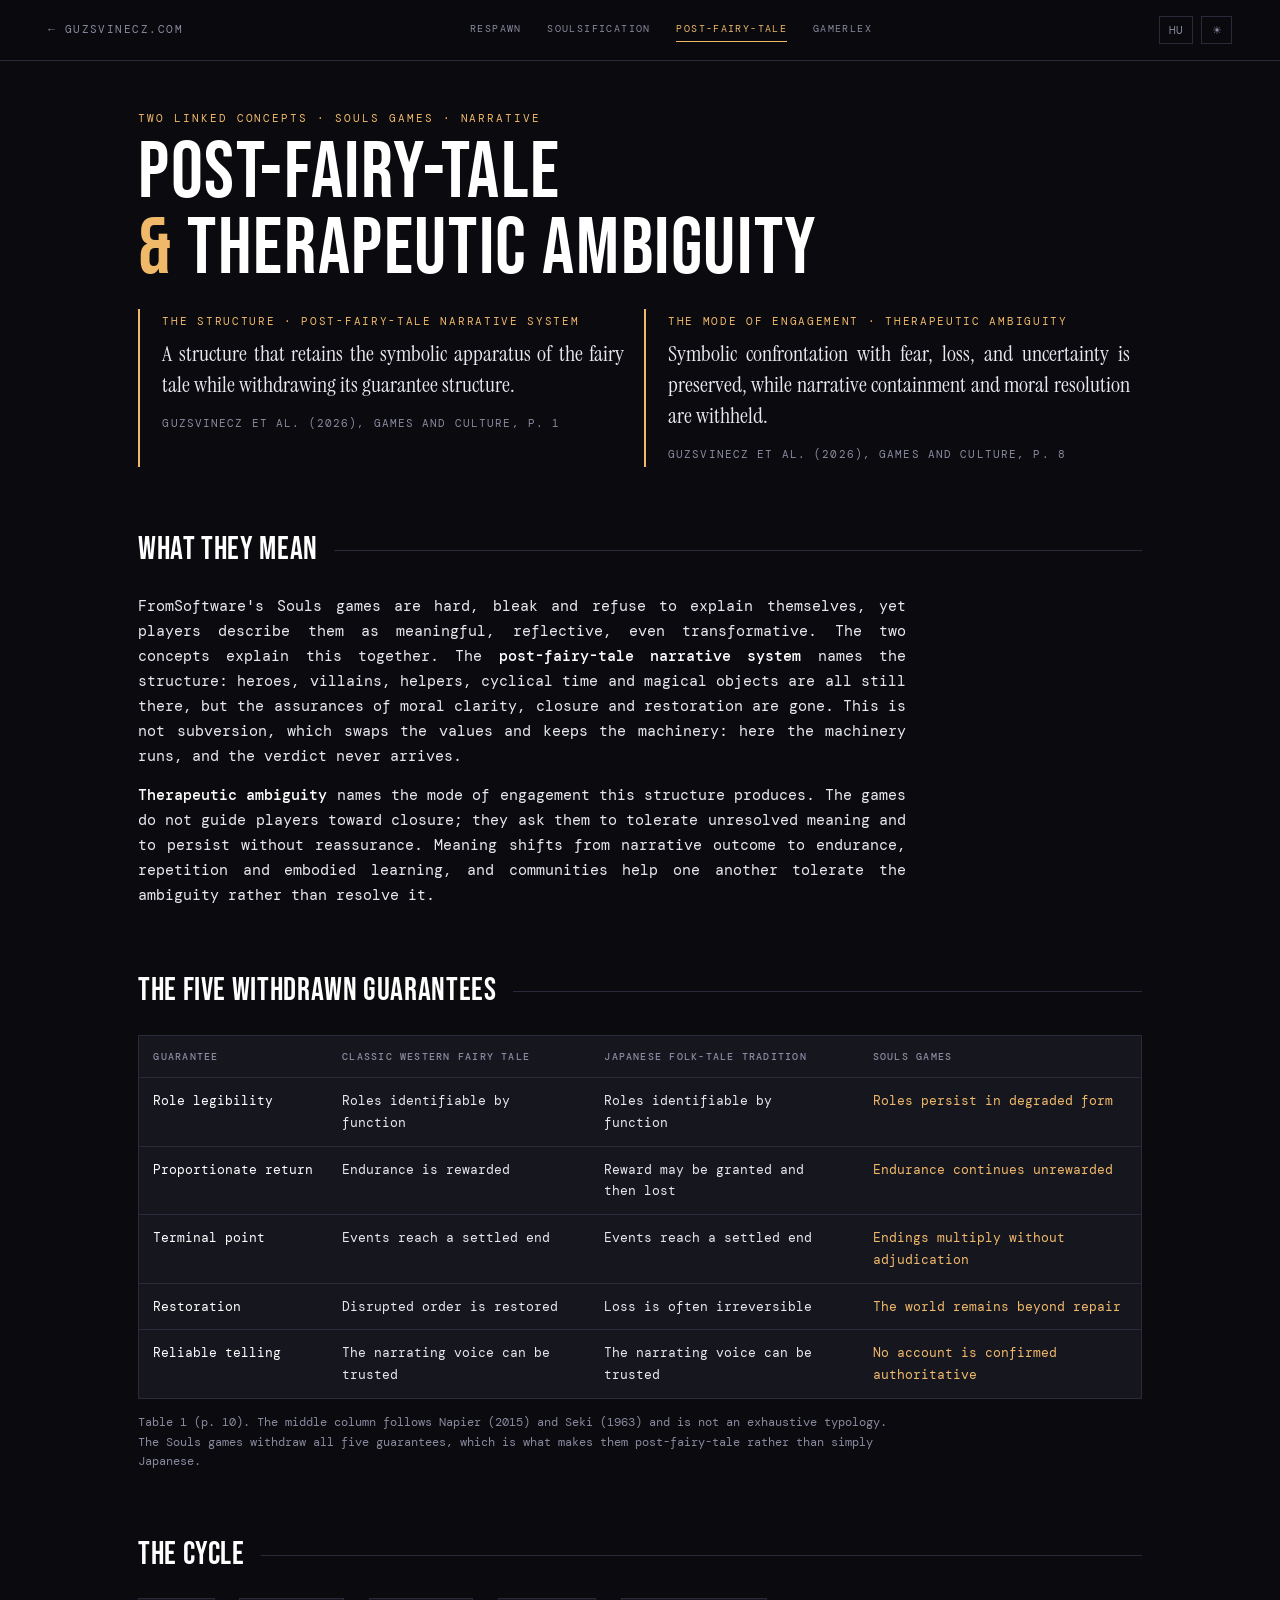
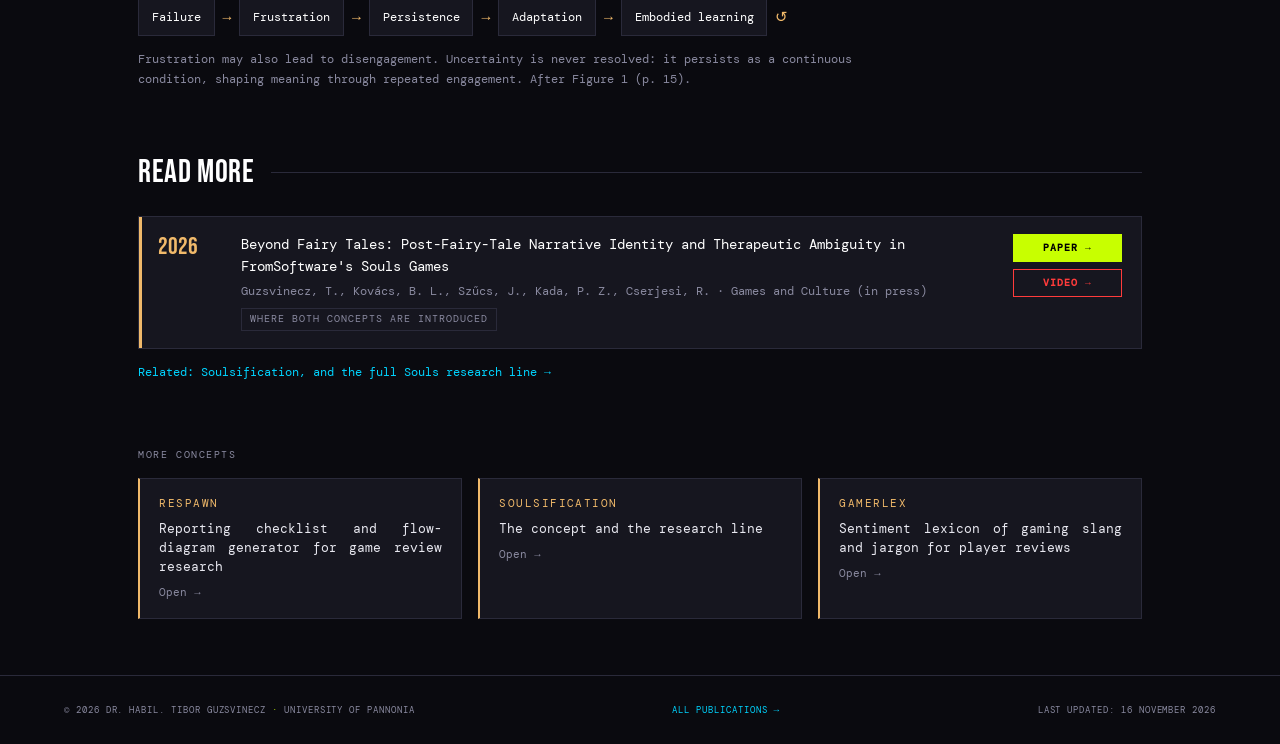
<file: post-fairy-tale.html>
<!DOCTYPE html>
<html lang="en" data-theme="dark" data-lang="en">
<head>
<meta charset="UTF-8">
<meta name="viewport" content="width=device-width, initial-scale=1.0">
<title>Post-Fairy-Tale &amp; Therapeutic Ambiguity | Dr. habil. Tibor Guzsvinecz</title>
<meta name="description" content="Therapeutic ambiguity and the post-fairy-tale narrative system: two concepts for reading FromSoftware's Souls games, introduced in Games and Culture (2026).">
<link rel="canonical" href="https://guzsvinecz.com/post-fairy-tale.html">
<meta property="og:type" content="article">
<meta property="og:title" content="Post-Fairy-Tale &amp; Therapeutic Ambiguity | Dr. habil. Tibor Guzsvinecz">
<meta property="og:description" content="Why the Souls games resonate despite refusing to reassure: two concepts from Games and Culture (2026).">
<meta property="og:url" content="https://guzsvinecz.com/post-fairy-tale.html">
<meta property="og:image" content="https://guzsvinecz.com/GT.jpg">
<link rel="icon" href="favicon.svg" type="image/svg+xml">
<link rel="preconnect" href="https://fonts.googleapis.com">
<link rel="preconnect" href="https://fonts.gstatic.com" crossorigin>
<link href="https://fonts.googleapis.com/css2?family=Bebas+Neue&family=Cinzel:wght@600&family=DM+Mono:ital,wght@0,300;0,400;0,500;1,300&family=Instrument+Serif:ital@0;1&display=swap" rel="stylesheet">
<style>
:root[data-theme="dark"]{--bg:#0a0a0f;--surface:#111118;--card:#16161f;--border:#2a2a3a;--accent:#c8ff00;--accent2:#00d4ff;--ember:#f0b96a;--text:#e8e8f0;--muted:#8a8aa0;--white:#ffffff;--nav-bg:rgba(10,10,15,.9)}
:root[data-theme="light"]{--bg:#f4f4ef;--surface:#eaeae4;--card:#ffffff;--border:#d0d0c8;--accent:#5a8a00;--accent2:#0077aa;--ember:#a86a14;--text:#1a1a2e;--muted:#5f5f73;--white:#1a1a2e;--nav-bg:rgba(244,244,239,.94)}
*,*::before,*::after{box-sizing:border-box;margin:0;padding:0}
html{scroll-behavior:smooth;background:var(--bg)}
body{background:var(--bg);color:var(--text);font-family:'DM Mono',monospace;font-size:.92rem;line-height:1.7;transition:background .3s,color .3s}
a{color:var(--accent2);text-decoration:none}
a:hover{text-decoration:underline}
::selection{background:var(--accent);color:#000}
[data-lang="en"] [data-hu]{display:none}
[data-lang="hu"] [data-en]{display:none}

nav{position:sticky;top:0;z-index:100;display:flex;align-items:center;justify-content:space-between;padding:1rem 3rem;background:var(--nav-bg);backdrop-filter:blur(20px);border-bottom:1px solid var(--border)}
.nav-home{font-size:.7rem;letter-spacing:.13em;text-transform:uppercase;color:var(--muted)}
.nav-home:hover{color:var(--accent);text-decoration:none}
.nav-right{display:flex;gap:.5rem;align-items:center}
.ctrl-btn{font-size:.68rem;background:transparent;border:1px solid var(--border);color:var(--muted);cursor:pointer;padding:.36rem .58rem;transition:border-color .2s,color .2s;font-family:'DM Mono',monospace}
.ctrl-btn:hover{border-color:var(--accent);color:var(--accent)}

main{max-width:1100px;margin:0 auto;padding:3rem 3rem 4rem}
.eyebrow{font-size:.68rem;letter-spacing:.18em;text-transform:uppercase;color:var(--ember)}
h1{font-family:'Bebas Neue',sans-serif;font-weight:400;font-size:clamp(3rem,8vw,6rem);line-height:.95;color:var(--white);letter-spacing:.02em;margin:.5rem 0 1.4rem}
h2{font-family:'Bebas Neue',sans-serif;font-weight:400;font-size:2rem;color:var(--white);letter-spacing:.02em;margin:0 0 1rem;display:flex;align-items:center;gap:1rem}
h2::after{content:'';flex:1;height:1px;background:var(--border)}
section{margin-top:3.5rem}

.definition{border-left:2px solid var(--ember);padding:.2rem 0 .2rem 1.4rem;max-width:48rem}
.definition p{font-family:'Instrument Serif',serif;font-size:clamp(1.25rem,2.4vw,1.6rem);line-height:1.45;color:var(--text)}
.definition cite{display:block;margin-top:.8rem;font-style:normal;font-size:.7rem;letter-spacing:.1em;text-transform:uppercase;color:var(--muted)}
.prose{max-width:48rem;color:var(--text)}
.prose p+p{margin-top:.9rem}
.prose strong{color:var(--white);font-weight:500}
.origin{max-width:48rem;margin-top:1.6rem;background:var(--card);border:1px solid var(--border);border-left:2px solid var(--ember);padding:1.1rem 1.3rem}
.origin-label{font-size:.66rem;letter-spacing:.16em;text-transform:uppercase;color:var(--ember);margin-bottom:.5rem}
.origin p{font-size:.86rem}

.stats{display:grid;grid-template-columns:repeat(4,minmax(0,1fr));gap:1px;background:var(--border);border:1px solid var(--border)}
.stat{background:var(--card);padding:1.3rem 1.2rem}
.stat-num{font-family:'Bebas Neue',sans-serif;font-size:2.6rem;line-height:1;color:var(--white)}
.stat-num small{font-size:1.3rem;color:var(--muted)}
.stat-label{font-size:.72rem;color:var(--muted);margin-top:.5rem;line-height:1.5}
.src{font-size:.72rem;color:var(--muted);margin-top:.9rem;max-width:48rem}
@media(max-width:860px){.stats{grid-template-columns:repeat(2,minmax(0,1fr))}}

.pubs{list-style:none;display:grid;gap:1px;background:var(--border);border:1px solid var(--border)}
.pub{background:var(--card);padding:1.1rem 1.2rem;display:grid;grid-template-columns:4.2rem minmax(0,1fr) auto;gap:1rem;align-items:start}
.pub-year{font-family:'Bebas Neue',sans-serif;font-size:1.5rem;color:var(--ember);line-height:1.1}
.pub-title{color:var(--white);font-size:.9rem;line-height:1.5}
.pub-meta{font-size:.72rem;color:var(--muted);margin-top:.25rem}
.pub-lens{display:inline-block;margin-top:.45rem;font-size:.62rem;letter-spacing:.1em;text-transform:uppercase;border:1px solid var(--border);color:var(--muted);padding:.1rem .5rem}
.pub.core{box-shadow:inset 3px 0 0 var(--ember)}
.pub-actions{display:flex;flex-direction:column;gap:.4rem;align-items:stretch;width:6.8rem}
.btn{display:inline-flex;justify-content:center;font-size:.6rem;letter-spacing:.1em;text-transform:uppercase;padding:.3rem .8rem;border:1px solid var(--accent);color:#000;background:var(--accent);font-weight:600;white-space:nowrap}
.btn:hover{background:transparent;color:var(--accent);text-decoration:none}
.btn.yt{background:transparent;border-color:#ff3b3b;color:#ff3b3b}
.btn.yt:hover{background:#ff3b3b;color:#fff}
@media(max-width:700px){
  nav{padding:.8rem 1rem}main{padding:2rem 1rem 3rem}
  .pub{grid-template-columns:1fr}.pub-actions{flex-direction:row;width:auto}.pub-actions .btn{width:6.8rem}
}
footer{padding:1.6rem 4rem;display:flex;justify-content:space-between;align-items:center;gap:1rem;flex-wrap:wrap;border-top:1px solid var(--border)}
.fc{font-size:.59rem;letter-spacing:.1em;text-transform:uppercase;color:var(--muted)}
.fc .sep{color:var(--accent)}
.fc a{color:var(--accent2)}
@media(max-width:900px){footer{flex-direction:column;gap:.7rem;text-align:center;padding:1.4rem 1.5rem}}
/* justified body text */
.definition p,.prose p,.origin p,.cm-desc{text-align:justify;text-justify:inter-word;hyphens:auto;-webkit-hyphens:auto}
/* concept switcher */
:root[data-theme="dark"]{--concept:#f0b96a}:root[data-theme="light"]{--concept:#a86a14}
.nav-concepts{display:flex;gap:1.6rem;align-items:center}
.nav-concepts a{font-size:.62rem;letter-spacing:.14em;text-transform:uppercase;color:var(--muted);padding:.2rem 0;border-bottom:1px solid transparent;transition:color .2s,border-color .2s;white-space:nowrap}
.nav-concepts a:hover{color:var(--concept);text-decoration:none}
.nav-concepts a.on{color:var(--concept);border-bottom-color:var(--concept)}
@media(max-width:900px){.nav-concepts{display:none}}
.concepts-more{max-width:1100px;margin:0 auto;padding:0 3rem 3.5rem}
.cm-label{font-size:.62rem;letter-spacing:.16em;text-transform:uppercase;color:var(--muted);margin-bottom:.9rem}
.cm-grid{display:grid;grid-template-columns:repeat(3,minmax(0,1fr));gap:1rem}
@media(max-width:1000px){.cm-grid{grid-template-columns:repeat(2,minmax(0,1fr))}}
.cm-card{display:block;background:var(--card);border:1px solid var(--border);border-left:2px solid var(--concept);padding:1rem 1.2rem;transition:background .2s,transform .2s}
.cm-card:hover{background:var(--surface);transform:translateY(-2px);text-decoration:none}
.cm-name{display:block;font-size:.66rem;letter-spacing:.14em;text-transform:uppercase;color:var(--concept)}
.cm-desc{display:block;margin-top:.35rem;font-size:.8rem;line-height:1.5;color:var(--text)}
.cm-go{display:block;margin-top:.5rem;font-size:.66rem;color:var(--muted)}
@media(max-width:700px){.concepts-more{padding:0 1rem 2.5rem}.cm-grid{grid-template-columns:minmax(0,1fr)}}

.ttable{width:100%;border-collapse:collapse;font-size:.8rem;background:var(--card);border:1px solid var(--border)}
.ttable th,.ttable td{padding:.75rem .9rem;border-bottom:1px solid var(--border);text-align:left;vertical-align:top}
.ttable th{font-size:.64rem;letter-spacing:.12em;text-transform:uppercase;color:var(--muted);font-weight:500}
.ttable td:first-child{color:var(--white);white-space:nowrap}
.ttable td:last-child{color:var(--ember)}
.twrap{overflow-x:auto}
.cycle{display:flex;flex-wrap:wrap;align-items:center;gap:.5rem;max-width:48rem}
.cycle span.step{border:1px solid var(--border);background:var(--card);padding:.45rem .8rem;font-size:.78rem;color:var(--white)}
.cycle span.arr{color:var(--ember)}
.pair{display:grid;grid-template-columns:1fr 1fr;gap:1.2rem;max-width:62rem}
.pair .definition p{font-size:clamp(1.1rem,2vw,1.35rem)}
.h1-two{font-size:clamp(2.6rem,6.5vw,5rem)}
.h1-two .amp{color:var(--ember)}
.term{font-size:.66rem;letter-spacing:.16em;text-transform:uppercase;color:var(--ember);margin-bottom:.5rem}
@media(max-width:800px){.pair{grid-template-columns:1fr}}
</style>
</head>
<body>

<nav>
  <a class="nav-home" href="index.html">← guzsvinecz.com</a>
  <div class="nav-concepts" aria-label="Concepts"><a href="respawn.html">RESPAWN</a><a href="soulsification.html">Soulsification</a><a href="post-fairy-tale.html" class="on" aria-current="page">Post-Fairy-Tale</a><a href="gamerlex.html">GamerLex</a></div>
  <div class="nav-right">
    <button class="ctrl-btn" id="lang-btn" type="button" aria-label="Switch language">HU</button>
    <button class="ctrl-btn" id="theme-btn" type="button" aria-label="Switch theme">☀</button>
  </div>
</nav>

<main>
  <header>
    <div class="eyebrow"><span data-en>Two linked concepts · Souls games · narrative</span><span data-hu>Két összetartozó fogalom · Souls-játékok · narratíva</span></div>
    <h1 class="h1-two">Post-Fairy-Tale<br><span class="amp">&amp;</span> Therapeutic Ambiguity</h1>
    <div class="pair">
      <div class="definition">
        <div class="term"><span data-en>The structure · post-fairy-tale narrative system</span><span data-hu>A szerkezet · post-fairy-tale narratív rendszer</span></div>
        <p data-en>A structure that retains the symbolic apparatus of the fairy tale while withdrawing its guarantee structure.</p>
        <p data-hu>Olyan szerkezet, amely megtartja a mese szimbolikus apparátusát, de visszavonja a garancia-struktúráját.</p>
        <cite>Guzsvinecz et al. (2026), Games and Culture, p. 1</cite>
      </div>
      <div class="definition">
        <div class="term"><span data-en>The mode of engagement · therapeutic ambiguity</span><span data-hu>A részvételi mód · therapeutic ambiguity</span></div>
        <p data-en>Symbolic confrontation with fear, loss, and uncertainty is preserved, while narrative containment and moral resolution are withheld.</p>
        <p data-hu>A félelemmel, veszteséggel és bizonytalansággal való szimbolikus szembesülés megmarad, a narratív megtartás és az erkölcsi feloldás viszont elmarad.</p>
        <cite>Guzsvinecz et al. (2026), Games and Culture, p. 8</cite>
      </div>
    </div>
  </header>

  <section>
    <h2><span data-en>What they mean</span><span data-hu>Mit jelentenek</span></h2>
    <div class="prose">
      <p data-en>FromSoftware's Souls games are hard, bleak and refuse to explain themselves, yet players describe them as meaningful, reflective, even transformative. The two concepts explain this together. The <strong>post-fairy-tale narrative system</strong> names the structure: heroes, villains, helpers, cyclical time and magical objects are all still there, but the assurances of moral clarity, closure and restoration are gone. This is not subversion, which swaps the values and keeps the machinery: here the machinery runs, and the verdict never arrives.</p>
      <p data-hu>A FromSoftware Souls-játékai nehezek, sötétek, és nem magyarázzák meg magukat, a játékosok mégis jelentésteli, elgondolkodtató, sőt átalakító élményként írnak róluk. A két fogalom együtt magyarázza ezt. A <strong>post-fairy-tale narratív rendszer</strong> a szerkezetet nevezi meg: hős, gonosz, segítő, ciklikus idő és varázstárgyak továbbra is vannak, de az erkölcsi egyértelműség, a lezárás és a helyreállítás ígérete eltűnik. Ez nem szubverzió, ami az értékeket cseréli és a gépezetet megtartja: itt a gépezet fut, csak az ítélet marad el.</p>
      <p data-en><strong>Therapeutic ambiguity</strong> names the mode of engagement this structure produces. The games do not guide players toward closure; they ask them to tolerate unresolved meaning and to persist without reassurance. Meaning shifts from narrative outcome to endurance, repetition and embodied learning, and communities help one another tolerate the ambiguity rather than resolve it.</p>
      <p data-hu>A <strong>therapeutic ambiguity</strong> az a részvételi mód, amelyet ez a szerkezet létrehoz. A játékok nem vezetik a játékost a lezárás felé, hanem azt kérik tőle, hogy viselje el a feloldatlan jelentést, és megnyugtatás nélkül is kitartson. A jelentés a narratív kimenetelről a kitartásra, az ismétlésre és a testesült tanulásra tolódik, a közösségek pedig abban segítik egymást, hogy elviseljék a bizonytalanságot, nem abban, hogy feloldják.</p>
    </div>
  </section>

  <section>
    <h2><span data-en>The five withdrawn guarantees</span><span data-hu>Az öt visszavont garancia</span></h2>
    <div class="twrap">
      <table class="ttable">
        <thead><tr><th><span data-en>Guarantee</span><span data-hu>Garancia</span></th><th><span data-en>Classic Western fairy tale</span><span data-hu>Klasszikus nyugati mese</span></th><th><span data-en>Japanese folk-tale tradition</span><span data-hu>Japán népmese-hagyomány</span></th><th><span data-en>Souls games</span><span data-hu>Souls-játékok</span></th></tr></thead>
        <tbody>
          <tr><td>Role legibility</td><td>Roles identifiable by function</td><td>Roles identifiable by function</td><td>Roles persist in degraded form</td></tr>
          <tr><td>Proportionate return</td><td>Endurance is rewarded</td><td>Reward may be granted and then lost</td><td>Endurance continues unrewarded</td></tr>
          <tr><td>Terminal point</td><td>Events reach a settled end</td><td>Events reach a settled end</td><td>Endings multiply without adjudication</td></tr>
          <tr><td>Restoration</td><td>Disrupted order is restored</td><td>Loss is often irreversible</td><td>The world remains beyond repair</td></tr>
          <tr><td>Reliable telling</td><td>The narrating voice can be trusted</td><td>The narrating voice can be trusted</td><td>No account is confirmed authoritative</td></tr>
        </tbody>
      </table>
    </div>
    <p class="src"><span data-en>Table 1 (p. 10). The middle column follows Napier (2015) and Seki (1963) and is not an exhaustive typology. The Souls games withdraw all five guarantees, which is what makes them post-fairy-tale rather than simply Japanese.</span><span data-hu>1. táblázat (10. o.), a cikk angol szövegével. A középső oszlop Napier (2015) és Seki (1963) leírását követi, nem teljes tipológia. A Souls-játékok mind az öt garanciát visszavonják: ettől post-fairy-tale, és nem egyszerűen japán.</span></p>
  </section>

  <section>
    <h2><span data-en>The cycle</span><span data-hu>A ciklus</span></h2>
    <div class="cycle">
      <span class="step"><span data-en>Failure</span><span data-hu>Kudarc</span></span><span class="arr">→</span>
      <span class="step"><span data-en>Frustration</span><span data-hu>Frusztráció</span></span><span class="arr">→</span>
      <span class="step"><span data-en>Persistence</span><span data-hu>Kitartás</span></span><span class="arr">→</span>
      <span class="step"><span data-en>Adaptation</span><span data-hu>Alkalmazkodás</span></span><span class="arr">→</span>
      <span class="step"><span data-en>Embodied learning</span><span data-hu>Testesült tanulás</span></span><span class="arr">↺</span>
    </div>
    <p class="src"><span data-en>Frustration may also lead to disengagement. Uncertainty is never resolved: it persists as a continuous condition, shaping meaning through repeated engagement. After Figure 1 (p. 15).</span><span data-hu>A frusztrációból kiszállás is lehet. A bizonytalanság soha nem oldódik fel: állandó feltételként marad meg, és az ismételt részvétel során formálja a jelentést. Az 1. ábra nyomán (15. o.).</span></p>
  </section>

  <section>
    <h2><span data-en>Read more</span><span data-hu>Tovább</span></h2>
    <ul class="pubs">
      <li class="pub core">
        <div class="pub-year">2026</div>
        <div><div class="pub-title">Beyond Fairy Tales: Post-Fairy-Tale Narrative Identity and Therapeutic Ambiguity in FromSoftware's Souls Games</div>
          <div class="pub-meta">Guzsvinecz, T., Kovács, B. L., Szűcs, J., Kada, P. Z., Cserjesi, R. · Games and Culture (in press)</div>
          <span class="pub-lens"><span data-en>where both concepts are introduced</span><span data-hu>itt vezettük be a két fogalmat</span></span></div>
        <div class="pub-actions"><a class="btn" href="https://doi.org/10.1177/15554120261488594" target="_blank" rel="noopener"><span data-en>Paper →</span><span data-hu>Cikk →</span></a><a class="btn yt" href="https://youtu.be/Z_q_afvXNTU" target="_blank" rel="noopener">Video →</a></div>
      </li>
    </ul>
    <p class="src"><a href="soulsification.html"><span data-en>Related: Soulsification, and the full Souls research line →</span><span data-hu>Kapcsolódó: Soulsification és a teljes Souls-kutatási vonal →</span></a></p>
  </section>
</main>

<section class="concepts-more" aria-label="More concepts"><div class="cm-label"><span data-en>More concepts</span><span data-hu>További fogalmak</span></div><div class="cm-grid"><a class="cm-card" href="respawn.html"><span class="cm-name">RESPAWN</span><span class="cm-desc"><span data-en>Reporting checklist and flow-diagram generator for game review research</span><span data-hu>Riportolási checklist és folyamatábra-generátor játék-review kutatásokhoz</span></span><span class="cm-go"><span data-en>Open →</span><span data-hu>Megnyitás →</span></span></a><a class="cm-card" href="soulsification.html"><span class="cm-name">Soulsification</span><span class="cm-desc"><span data-en>The concept and the research line</span><span data-hu>A fogalom és a kutatási vonal</span></span><span class="cm-go"><span data-en>Open →</span><span data-hu>Megnyitás →</span></span></a><a class="cm-card" href="gamerlex.html"><span class="cm-name">GamerLex</span><span class="cm-desc"><span data-en>Sentiment lexicon of gaming slang and jargon for player reviews</span><span data-hu>Gamerszleng- és játékzsargon-szentimentlexikon játékosértékelésekhez</span></span><span class="cm-go"><span data-en>Open →</span><span data-hu>Megnyitás →</span></span></a></div></section>

<footer>
  <div class="fc"><span data-en>© 2026 Dr. habil. Tibor Guzsvinecz <span class="sep">·</span> University of Pannonia</span><span data-hu>© 2026 Dr. habil. Guzsvinecz Tibor <span class="sep">·</span> Pannon Egyetem</span></div>
  <div class="fc"><a href="index.html#publications"><span data-en>All publications →</span><span data-hu>Összes publikáció →</span></a></div>
  <div class="fc"><span data-en>Last updated: 16 November 2026</span><span data-hu>Utolsó frissítés: 2026. november 16.</span></div>
</footer>

<script>
(function(){
  var root=document.documentElement, $=function(id){return document.getElementById(id)};
  function setTheme(t){root.setAttribute('data-theme',t);$('theme-btn').textContent=t==='dark'?'☀':'☾';try{localStorage.setItem('gt-theme',t)}catch(e){}}
  function setLang(l){root.setAttribute('data-lang',l);root.lang=l;$('lang-btn').textContent=l==='en'?'HU':'EN';try{localStorage.setItem('gt-lang',l)}catch(e){}}
  var t='dark', l='en';
  try{t=localStorage.getItem('gt-theme')||t;l=localStorage.getItem('gt-lang')||l}catch(e){}
  var q=new URLSearchParams(location.search);
  if(q.get('lang')==='hu'||q.get('lang')==='en') l=q.get('lang');
  if(q.get('theme')==='light'||q.get('theme')==='dark') t=q.get('theme');
  setTheme(t); setLang(l);
  $('theme-btn').addEventListener('click',function(){setTheme(root.getAttribute('data-theme')==='dark'?'light':'dark')});
  $('lang-btn').addEventListener('click',function(){setLang(root.getAttribute('data-lang')==='en'?'hu':'en')});
})();
</script>
</body>
</html>
</file>
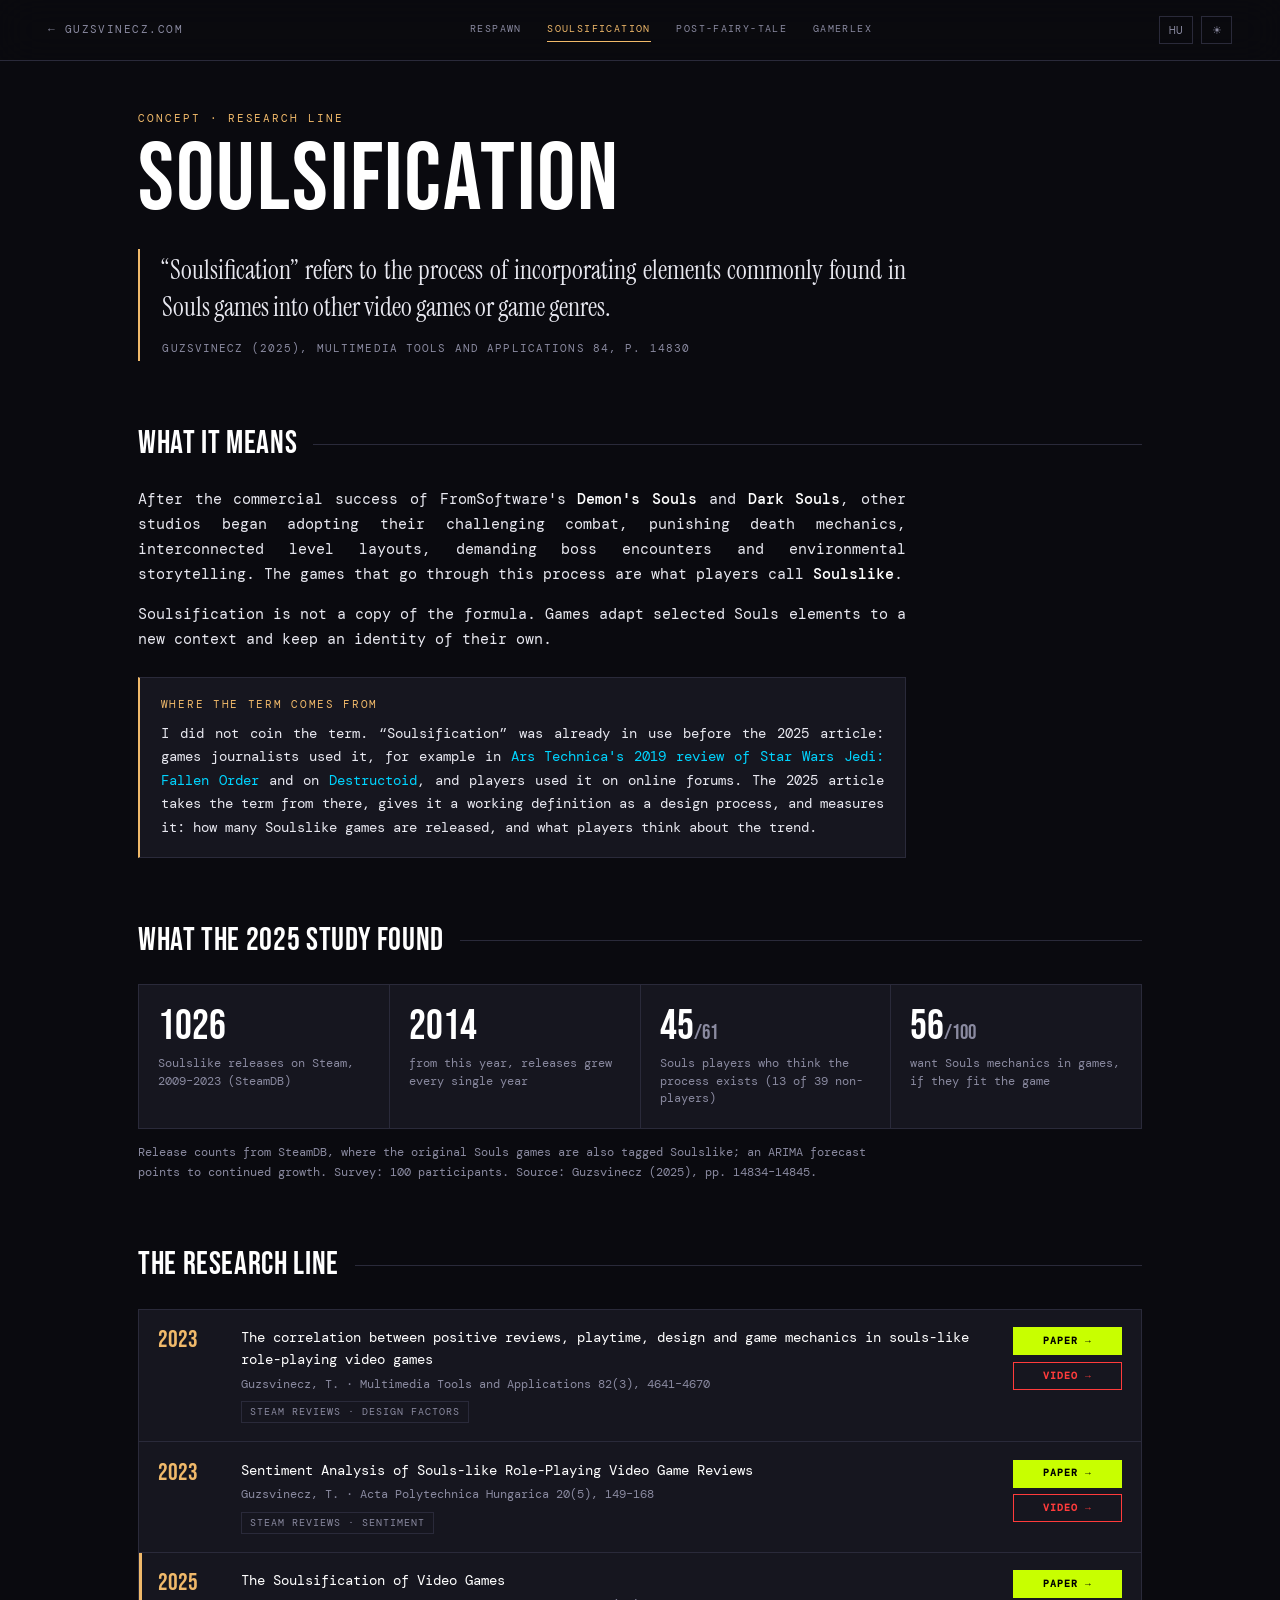
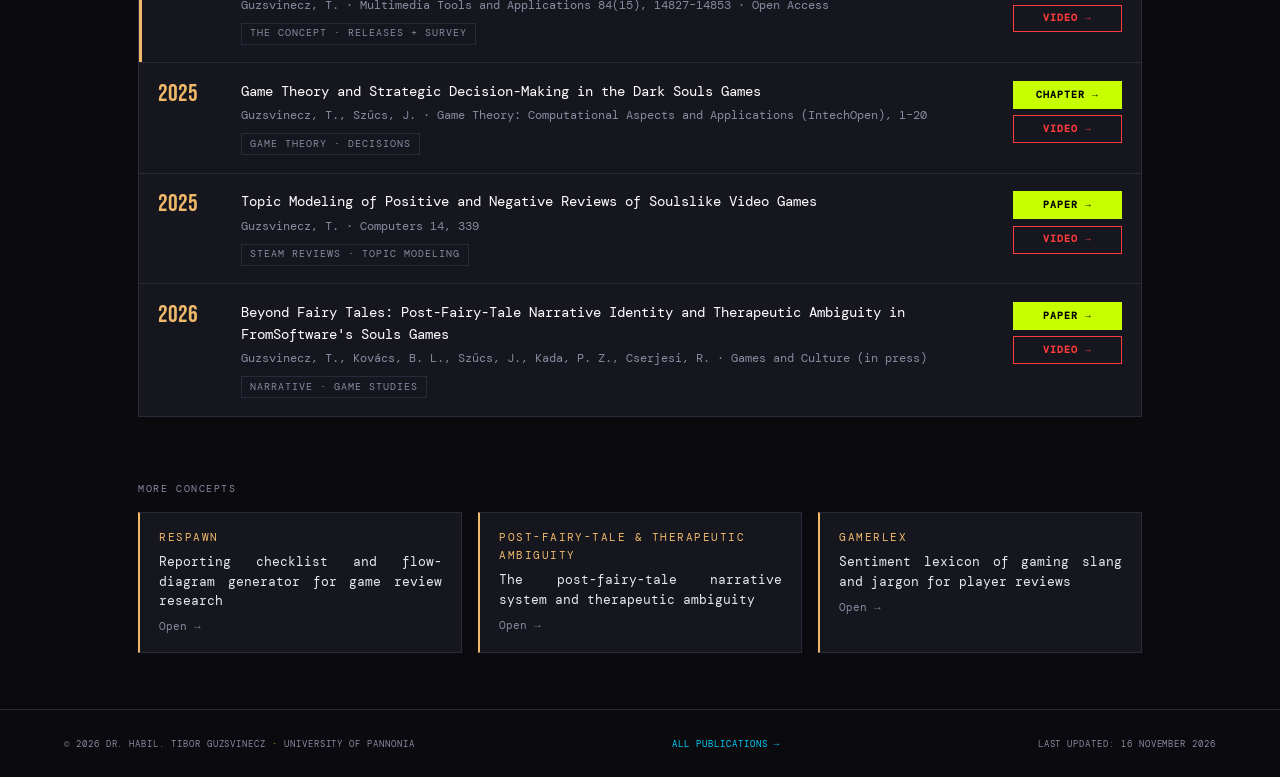
<file: soulsification.html>
<!DOCTYPE html>
<html lang="en" data-theme="dark" data-lang="en">
<head>
<meta charset="UTF-8">
<meta name="viewport" content="width=device-width, initial-scale=1.0">
<title>Soulsification | Dr. habil. Tibor Guzsvinecz</title>
<meta name="description" content="Soulsification: the process of incorporating elements of FromSoftware's Souls games into other video games. Definition, findings and the related research line of Dr. habil. Tibor Guzsvinecz.">
<link rel="canonical" href="https://guzsvinecz.com/soulsification.html">
<meta property="og:type" content="article">
<meta property="og:title" content="Soulsification | Dr. habil. Tibor Guzsvinecz">
<meta property="og:description" content="How Souls game design spreads into other games: definition, findings, research line.">
<meta property="og:url" content="https://guzsvinecz.com/soulsification.html">
<meta property="og:image" content="https://guzsvinecz.com/GT.jpg">
<link rel="icon" href="favicon.svg" type="image/svg+xml">
<link rel="preconnect" href="https://fonts.googleapis.com">
<link rel="preconnect" href="https://fonts.gstatic.com" crossorigin>
<link href="https://fonts.googleapis.com/css2?family=Bebas+Neue&family=Cinzel:wght@600&family=DM+Mono:ital,wght@0,300;0,400;0,500;1,300&family=Instrument+Serif:ital@0;1&display=swap" rel="stylesheet">
<style>
:root[data-theme="dark"]{--bg:#0a0a0f;--surface:#111118;--card:#16161f;--border:#2a2a3a;--accent:#c8ff00;--accent2:#00d4ff;--ember:#f0b96a;--text:#e8e8f0;--muted:#8a8aa0;--white:#ffffff;--nav-bg:rgba(10,10,15,.9)}
:root[data-theme="light"]{--bg:#f4f4ef;--surface:#eaeae4;--card:#ffffff;--border:#d0d0c8;--accent:#5a8a00;--accent2:#0077aa;--ember:#a86a14;--text:#1a1a2e;--muted:#5f5f73;--white:#1a1a2e;--nav-bg:rgba(244,244,239,.94)}
*,*::before,*::after{box-sizing:border-box;margin:0;padding:0}
html{scroll-behavior:smooth;background:var(--bg)}
body{background:var(--bg);color:var(--text);font-family:'DM Mono',monospace;font-size:.92rem;line-height:1.7;transition:background .3s,color .3s}
a{color:var(--accent2);text-decoration:none}
a:hover{text-decoration:underline}
::selection{background:var(--accent);color:#000}
[data-lang="en"] [data-hu]{display:none}
[data-lang="hu"] [data-en]{display:none}

nav{position:sticky;top:0;z-index:100;display:flex;align-items:center;justify-content:space-between;padding:1rem 3rem;background:var(--nav-bg);backdrop-filter:blur(20px);border-bottom:1px solid var(--border)}
.nav-home{font-size:.7rem;letter-spacing:.13em;text-transform:uppercase;color:var(--muted)}
.nav-home:hover{color:var(--accent);text-decoration:none}
.nav-right{display:flex;gap:.5rem;align-items:center}
.ctrl-btn{font-size:.68rem;background:transparent;border:1px solid var(--border);color:var(--muted);cursor:pointer;padding:.36rem .58rem;transition:border-color .2s,color .2s;font-family:'DM Mono',monospace}
.ctrl-btn:hover{border-color:var(--accent);color:var(--accent)}

main{max-width:1100px;margin:0 auto;padding:3rem 3rem 4rem}
.eyebrow{font-size:.68rem;letter-spacing:.18em;text-transform:uppercase;color:var(--ember)}
h1{font-family:'Bebas Neue',sans-serif;font-weight:400;font-size:clamp(3rem,8vw,6rem);line-height:.95;color:var(--white);letter-spacing:.02em;margin:.5rem 0 1.4rem}
h2{font-family:'Bebas Neue',sans-serif;font-weight:400;font-size:2rem;color:var(--white);letter-spacing:.02em;margin:0 0 1rem;display:flex;align-items:center;gap:1rem}
h2::after{content:'';flex:1;height:1px;background:var(--border)}
section{margin-top:3.5rem}

.definition{border-left:2px solid var(--ember);padding:.2rem 0 .2rem 1.4rem;max-width:48rem}
.definition p{font-family:'Instrument Serif',serif;font-size:clamp(1.25rem,2.4vw,1.6rem);line-height:1.45;color:var(--text)}
.definition cite{display:block;margin-top:.8rem;font-style:normal;font-size:.7rem;letter-spacing:.1em;text-transform:uppercase;color:var(--muted)}
.prose{max-width:48rem;color:var(--text)}
.prose p+p{margin-top:.9rem}
.prose strong{color:var(--white);font-weight:500}
.origin{max-width:48rem;margin-top:1.6rem;background:var(--card);border:1px solid var(--border);border-left:2px solid var(--ember);padding:1.1rem 1.3rem}
.origin-label{font-size:.66rem;letter-spacing:.16em;text-transform:uppercase;color:var(--ember);margin-bottom:.5rem}
.origin p{font-size:.86rem}

.stats{display:grid;grid-template-columns:repeat(4,minmax(0,1fr));gap:1px;background:var(--border);border:1px solid var(--border)}
.stat{background:var(--card);padding:1.3rem 1.2rem}
.stat-num{font-family:'Bebas Neue',sans-serif;font-size:2.6rem;line-height:1;color:var(--white)}
.stat-num small{font-size:1.3rem;color:var(--muted)}
.stat-label{font-size:.72rem;color:var(--muted);margin-top:.5rem;line-height:1.5}
.src{font-size:.72rem;color:var(--muted);margin-top:.9rem;max-width:48rem}
@media(max-width:860px){.stats{grid-template-columns:repeat(2,minmax(0,1fr))}}

.pubs{list-style:none;display:grid;gap:1px;background:var(--border);border:1px solid var(--border)}
.pub{background:var(--card);padding:1.1rem 1.2rem;display:grid;grid-template-columns:4.2rem minmax(0,1fr) auto;gap:1rem;align-items:start}
.pub-year{font-family:'Bebas Neue',sans-serif;font-size:1.5rem;color:var(--ember);line-height:1.1}
.pub-title{color:var(--white);font-size:.9rem;line-height:1.5}
.pub-meta{font-size:.72rem;color:var(--muted);margin-top:.25rem}
.pub-lens{display:inline-block;margin-top:.45rem;font-size:.62rem;letter-spacing:.1em;text-transform:uppercase;border:1px solid var(--border);color:var(--muted);padding:.1rem .5rem}
.pub.core{box-shadow:inset 3px 0 0 var(--ember)}
.pub-actions{display:flex;flex-direction:column;gap:.4rem;align-items:stretch;width:6.8rem}
.btn{display:inline-flex;justify-content:center;font-size:.6rem;letter-spacing:.1em;text-transform:uppercase;padding:.3rem .8rem;border:1px solid var(--accent);color:#000;background:var(--accent);font-weight:600;white-space:nowrap}
.btn:hover{background:transparent;color:var(--accent);text-decoration:none}
.btn.yt{background:transparent;border-color:#ff3b3b;color:#ff3b3b}
.btn.yt:hover{background:#ff3b3b;color:#fff}
@media(max-width:700px){
  nav{padding:.8rem 1rem}main{padding:2rem 1rem 3rem}
  .pub{grid-template-columns:1fr}.pub-actions{flex-direction:row;width:auto}.pub-actions .btn{width:6.8rem}
}
footer{padding:1.6rem 4rem;display:flex;justify-content:space-between;align-items:center;gap:1rem;flex-wrap:wrap;border-top:1px solid var(--border)}
.fc{font-size:.59rem;letter-spacing:.1em;text-transform:uppercase;color:var(--muted)}
.fc .sep{color:var(--accent)}
.fc a{color:var(--accent2)}
@media(max-width:900px){footer{flex-direction:column;gap:.7rem;text-align:center;padding:1.4rem 1.5rem}}
/* justified body text */
.definition p,.prose p,.origin p,.cm-desc{text-align:justify;text-justify:inter-word;hyphens:auto;-webkit-hyphens:auto}
/* concept switcher */
:root[data-theme="dark"]{--concept:#f0b96a}:root[data-theme="light"]{--concept:#a86a14}
.nav-concepts{display:flex;gap:1.6rem;align-items:center}
.nav-concepts a{font-size:.62rem;letter-spacing:.14em;text-transform:uppercase;color:var(--muted);padding:.2rem 0;border-bottom:1px solid transparent;transition:color .2s,border-color .2s;white-space:nowrap}
.nav-concepts a:hover{color:var(--concept);text-decoration:none}
.nav-concepts a.on{color:var(--concept);border-bottom-color:var(--concept)}
@media(max-width:900px){.nav-concepts{display:none}}
.concepts-more{max-width:1100px;margin:0 auto;padding:0 3rem 3.5rem}
.cm-label{font-size:.62rem;letter-spacing:.16em;text-transform:uppercase;color:var(--muted);margin-bottom:.9rem}
.cm-grid{display:grid;grid-template-columns:repeat(3,minmax(0,1fr));gap:1rem}
@media(max-width:1000px){.cm-grid{grid-template-columns:repeat(2,minmax(0,1fr))}}
.cm-card{display:block;background:var(--card);border:1px solid var(--border);border-left:2px solid var(--concept);padding:1rem 1.2rem;transition:background .2s,transform .2s}
.cm-card:hover{background:var(--surface);transform:translateY(-2px);text-decoration:none}
.cm-name{display:block;font-size:.66rem;letter-spacing:.14em;text-transform:uppercase;color:var(--concept)}
.cm-desc{display:block;margin-top:.35rem;font-size:.8rem;line-height:1.5;color:var(--text)}
.cm-go{display:block;margin-top:.5rem;font-size:.66rem;color:var(--muted)}
@media(max-width:700px){.concepts-more{padding:0 1rem 2.5rem}.cm-grid{grid-template-columns:minmax(0,1fr)}}
</style>
</head>
<body>

<nav>
  <a class="nav-home" href="index.html">← guzsvinecz.com</a>
  <div class="nav-concepts" aria-label="Concepts"><a href="respawn.html">RESPAWN</a><a href="soulsification.html" class="on" aria-current="page">Soulsification</a><a href="post-fairy-tale.html">Post-Fairy-Tale</a><a href="gamerlex.html">GamerLex</a></div>
  <div class="nav-right">
    <button class="ctrl-btn" id="lang-btn" type="button" aria-label="Switch language">HU</button>
    <button class="ctrl-btn" id="theme-btn" type="button" aria-label="Switch theme">☀</button>
  </div>
</nav>

<main>
  <header>
    <div class="eyebrow"><span data-en>Concept · research line</span><span data-hu>Fogalom · kutatási vonal</span></div>
    <h1>Soulsification</h1>
    <div class="definition">
      <p data-en>“Soulsification” refers to the process of incorporating elements commonly found in Souls games into other video games or game genres.</p>
      <p data-hu>A „Soulsification” azt a folyamatot jelöli, amelyben a Souls-játékokra jellemző elemek más videojátékokba vagy játékműfajokba kerülnek át.</p>
      <cite>Guzsvinecz (2025), Multimedia Tools and Applications 84, p. 14830</cite>
    </div>
  </header>

  <section>
    <h2><span data-en>What it means</span><span data-hu>Mit jelent</span></h2>
    <div class="prose">
      <p data-en>After the commercial success of FromSoftware's <strong>Demon's Souls</strong> and <strong>Dark Souls</strong>, other studios began adopting their challenging combat, punishing death mechanics, interconnected level layouts, demanding boss encounters and environmental storytelling. The games that go through this process are what players call <strong>Soulslike</strong>.</p>
      <p data-hu>A FromSoftware <strong>Demon's Souls</strong> és <strong>Dark Souls</strong> játékainak kereskedelmi sikere után más stúdiók is átvették a nehéz harcrendszert, a büntető halálmechanikát, az egymásba kapcsolódó pályaszerkezetet, a kemény főellenség-harcokat és a környezeti történetmesélést. Az így átalakuló játékokat nevezik a játékosok <strong>Soulslike</strong>-nak.</p>
      <p data-en>Soulsification is not a copy of the formula. Games adapt selected Souls elements to a new context and keep an identity of their own.</p>
      <p data-hu>A Soulsification nem a recept lemásolása: a játékok kiválasztott Souls-elemeket ültetnek át új közegbe, és közben megtartják saját arculatukat.</p>
    </div>
    <div class="origin">
      <div class="origin-label"><span data-en>Where the term comes from</span><span data-hu>Honnan a kifejezés</span></div>
      <p data-en>I did not coin the term. “Soulsification” was already in use before the 2025 article: games journalists used it, for example in <a href="https://arstechnica.com/gaming/2019/11/jedi-fallen-order-game-review-more-like-the-force-goes-back-to-sleep/" target="_blank" rel="noopener">Ars Technica's 2019 review of Star Wars Jedi: Fallen Order</a> and on <a href="https://www.destructoid.com/august-games-with-gold-darksiders-yooka-laylee-lost-planet-garou/" target="_blank" rel="noopener">Destructoid</a>, and players used it on online forums. The 2025 article takes the term from there, gives it a working definition as a design process, and measures it: how many Soulslike games are released, and what players think about the trend.</p>
      <p data-hu>A kifejezést nem én alkottam. A „Soulsification” már a 2025-ös cikk előtt is használatban volt: játékújságírók írták le, például az <a href="https://arstechnica.com/gaming/2019/11/jedi-fallen-order-game-review-more-like-the-force-goes-back-to-sleep/" target="_blank" rel="noopener">Ars Technica 2019-es Star Wars Jedi: Fallen Order-kritikájában</a> és a <a href="https://www.destructoid.com/august-games-with-gold-darksiders-yooka-laylee-lost-planet-garou/" target="_blank" rel="noopener">Destructoidon</a>, a játékosok pedig online fórumokon használták. A 2025-ös cikk innen veszi át, tervezési folyamatként munkadefiníciót ad neki, és méri: hány Soulslike játék jelenik meg, és mit gondolnak a játékosok a trendről.</p>
    </div>
  </section>

  <section>
    <h2><span data-en>What the 2025 study found</span><span data-hu>Mit talált a 2025-ös vizsgálat</span></h2>
    <div class="stats">
      <div class="stat"><div class="stat-num">1026</div><div class="stat-label"><span data-en>Soulslike releases on Steam, 2009–2023 (SteamDB)</span><span data-hu>Soulslike megjelenés a Steamen, 2009–2023 (SteamDB)</span></div></div>
      <div class="stat"><div class="stat-num">2014</div><div class="stat-label"><span data-en>from this year, releases grew every single year</span><span data-hu>ettől az évtől minden évben nőtt a megjelenések száma</span></div></div>
      <div class="stat"><div class="stat-num">45<small>/61</small></div><div class="stat-label"><span data-en>Souls players who think the process exists (13 of 39 non-players)</span><span data-hu>Souls-játékos szerint létező folyamat (a nem játszók közül 13/39)</span></div></div>
      <div class="stat"><div class="stat-num">56<small>/100</small></div><div class="stat-label"><span data-en>want Souls mechanics in games, if they fit the game</span><span data-hu>szeretne Souls-mechanikát a játékokban, ha illik hozzájuk</span></div></div>
    </div>
    <p class="src"><span data-en>Release counts from SteamDB, where the original Souls games are also tagged Soulslike; an ARIMA forecast points to continued growth. Survey: 100 participants. Source: Guzsvinecz (2025), pp. 14834–14845.</span><span data-hu>A megjelenésszámok a SteamDB-ből származnak, ahol az eredeti Souls-játékok is Soulslike címkét kapnak; az ARIMA-előrejelzés további növekedést mutat. Kérdőív: 100 résztvevő. Forrás: Guzsvinecz (2025), 14834–14845. o.</span></p>
  </section>

  <section>
    <h2><span data-en>The research line</span><span data-hu>A kutatási vonal</span></h2>
    <ul class="pubs">
      <li class="pub">
        <div class="pub-year">2023</div>
        <div><div class="pub-title">The correlation between positive reviews, playtime, design and game mechanics in souls-like role-playing video games</div>
          <div class="pub-meta">Guzsvinecz, T. · Multimedia Tools and Applications 82(3), 4641–4670</div>
          <span class="pub-lens"><span data-en>Steam reviews · design factors</span><span data-hu>Steam review · dizájn-tényezők</span></span></div>
        <div class="pub-actions"><a class="btn" href="https://doi.org/10.1007/s11042-022-12308-1" target="_blank" rel="noopener"><span data-en>Paper →</span><span data-hu>Cikk →</span></a><a class="btn yt" href="https://youtu.be/W0BEyAUytwY" target="_blank" rel="noopener">Video →</a></div>
      </li>
      <li class="pub">
        <div class="pub-year">2023</div>
        <div><div class="pub-title">Sentiment Analysis of Souls-like Role-Playing Video Game Reviews</div>
          <div class="pub-meta">Guzsvinecz, T. · Acta Polytechnica Hungarica 20(5), 149–168</div>
          <span class="pub-lens"><span data-en>Steam reviews · sentiment</span><span data-hu>Steam review · sentiment</span></span></div>
        <div class="pub-actions"><a class="btn" href="https://doi.org/10.12700/APH.20.5.2023.5.10" target="_blank" rel="noopener"><span data-en>Paper →</span><span data-hu>Cikk →</span></a><a class="btn yt" href="https://youtu.be/Hmn7XWZhFcs" target="_blank" rel="noopener">Video →</a></div>
      </li>
      <li class="pub core">
        <div class="pub-year">2025</div>
        <div><div class="pub-title">The Soulsification of Video Games</div>
          <div class="pub-meta">Guzsvinecz, T. · Multimedia Tools and Applications 84(15), 14827–14853 · Open Access</div>
          <span class="pub-lens"><span data-en>the concept · releases + survey</span><span data-hu>a fogalom · megjelenések + kérdőív</span></span></div>
        <div class="pub-actions"><a class="btn" href="https://doi.org/10.1007/s11042-024-19628-4" target="_blank" rel="noopener"><span data-en>Paper →</span><span data-hu>Cikk →</span></a><a class="btn yt" href="https://youtu.be/UKjXXJNndeM" target="_blank" rel="noopener">Video →</a></div>
      </li>
      <li class="pub">
        <div class="pub-year">2025</div>
        <div><div class="pub-title">Game Theory and Strategic Decision-Making in the Dark Souls Games</div>
          <div class="pub-meta">Guzsvinecz, T., Szűcs, J. · Game Theory: Computational Aspects and Applications (IntechOpen), 1–20</div>
          <span class="pub-lens"><span data-en>game theory · decisions</span><span data-hu>játékelmélet · döntések</span></span></div>
        <div class="pub-actions"><a class="btn" href="https://doi.org/10.5772/intechopen.1008456" target="_blank" rel="noopener"><span data-en>Chapter →</span><span data-hu>Fejezet →</span></a><a class="btn yt" href="https://youtu.be/V3Z9KyNFV74" target="_blank" rel="noopener">Video →</a></div>
      </li>
      <li class="pub">
        <div class="pub-year">2025</div>
        <div><div class="pub-title">Topic Modeling of Positive and Negative Reviews of Soulslike Video Games</div>
          <div class="pub-meta">Guzsvinecz, T. · Computers 14, 339</div>
          <span class="pub-lens"><span data-en>Steam reviews · topic modeling</span><span data-hu>Steam review · topikmodellezés</span></span></div>
        <div class="pub-actions"><a class="btn" href="https://doi.org/10.3390/computers14080339" target="_blank" rel="noopener"><span data-en>Paper →</span><span data-hu>Cikk →</span></a><a class="btn yt" href="https://youtu.be/pYALoLKK9QA" target="_blank" rel="noopener">Video →</a></div>
      </li>
      <li class="pub">
        <div class="pub-year">2026</div>
        <div><div class="pub-title">Beyond Fairy Tales: Post-Fairy-Tale Narrative Identity and Therapeutic Ambiguity in FromSoftware's Souls Games</div>
          <div class="pub-meta">Guzsvinecz, T., Kovács, B. L., Szűcs, J., Kada, P. Z., Cserjesi, R. · Games and Culture (in press)</div>
          <span class="pub-lens"><span data-en>narrative · game studies</span><span data-hu>narratíva · játéktudomány</span></span></div>
        <div class="pub-actions"><a class="btn" href="https://doi.org/10.1177/15554120261488594" target="_blank" rel="noopener"><span data-en>Paper →</span><span data-hu>Cikk →</span></a><a class="btn yt" href="https://youtu.be/Z_q_afvXNTU" target="_blank" rel="noopener">Video →</a></div>
      </li>
    </ul>
  </section>
</main>

<section class="concepts-more" aria-label="More concepts"><div class="cm-label"><span data-en>More concepts</span><span data-hu>További fogalmak</span></div><div class="cm-grid"><a class="cm-card" href="respawn.html"><span class="cm-name">RESPAWN</span><span class="cm-desc"><span data-en>Reporting checklist and flow-diagram generator for game review research</span><span data-hu>Riportolási checklist és folyamatábra-generátor játék-review kutatásokhoz</span></span><span class="cm-go"><span data-en>Open →</span><span data-hu>Megnyitás →</span></span></a><a class="cm-card" href="post-fairy-tale.html"><span class="cm-name">Post-Fairy-Tale &amp; Therapeutic Ambiguity</span><span class="cm-desc"><span data-en>The post-fairy-tale narrative system and therapeutic ambiguity</span><span data-hu>A post-fairy-tale narratív rendszer és a terápiás kétértelműség</span></span><span class="cm-go"><span data-en>Open →</span><span data-hu>Megnyitás →</span></span></a><a class="cm-card" href="gamerlex.html"><span class="cm-name">GamerLex</span><span class="cm-desc"><span data-en>Sentiment lexicon of gaming slang and jargon for player reviews</span><span data-hu>Gamerszleng- és játékzsargon-szentimentlexikon játékosértékelésekhez</span></span><span class="cm-go"><span data-en>Open →</span><span data-hu>Megnyitás →</span></span></a></div></section>

<footer>
  <div class="fc"><span data-en>© 2026 Dr. habil. Tibor Guzsvinecz <span class="sep">·</span> University of Pannonia</span><span data-hu>© 2026 Dr. habil. Guzsvinecz Tibor <span class="sep">·</span> Pannon Egyetem</span></div>
  <div class="fc"><a href="index.html#publications"><span data-en>All publications →</span><span data-hu>Összes publikáció →</span></a></div>
  <div class="fc"><span data-en>Last updated: 16 November 2026</span><span data-hu>Utolsó frissítés: 2026. november 16.</span></div>
</footer>

<script>
(function(){
  var root=document.documentElement, $=function(id){return document.getElementById(id)};
  function setTheme(t){root.setAttribute('data-theme',t);$('theme-btn').textContent=t==='dark'?'☀':'☾';try{localStorage.setItem('gt-theme',t)}catch(e){}}
  function setLang(l){root.setAttribute('data-lang',l);root.lang=l;$('lang-btn').textContent=l==='en'?'HU':'EN';try{localStorage.setItem('gt-lang',l)}catch(e){}}
  var t='dark', l='en';
  try{t=localStorage.getItem('gt-theme')||t;l=localStorage.getItem('gt-lang')||l}catch(e){}
  var q=new URLSearchParams(location.search);
  if(q.get('lang')==='hu'||q.get('lang')==='en') l=q.get('lang');
  if(q.get('theme')==='light'||q.get('theme')==='dark') t=q.get('theme');
  setTheme(t); setLang(l);
  $('theme-btn').addEventListener('click',function(){setTheme(root.getAttribute('data-theme')==='dark'?'light':'dark')});
  $('lang-btn').addEventListener('click',function(){setLang(root.getAttribute('data-lang')==='en'?'hu':'en')});
})();
</script>
</body>
</html>
</file>
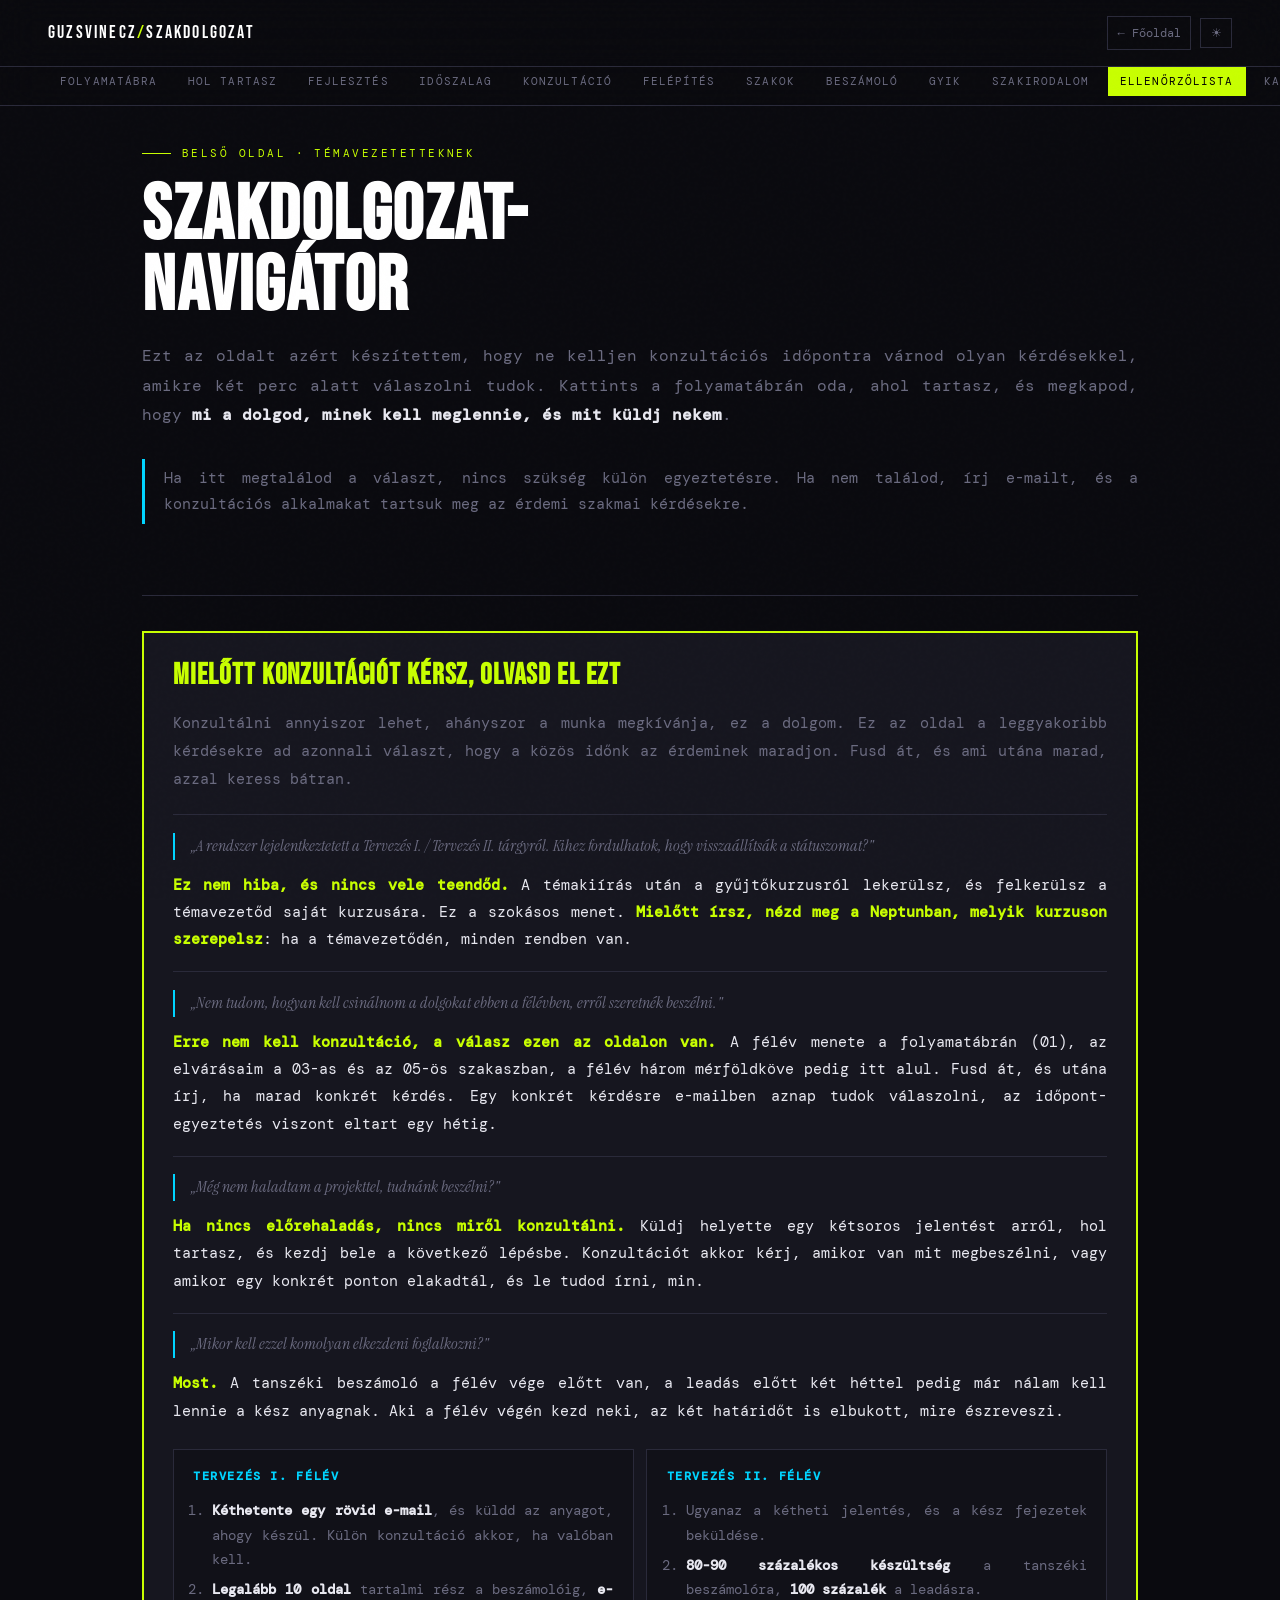
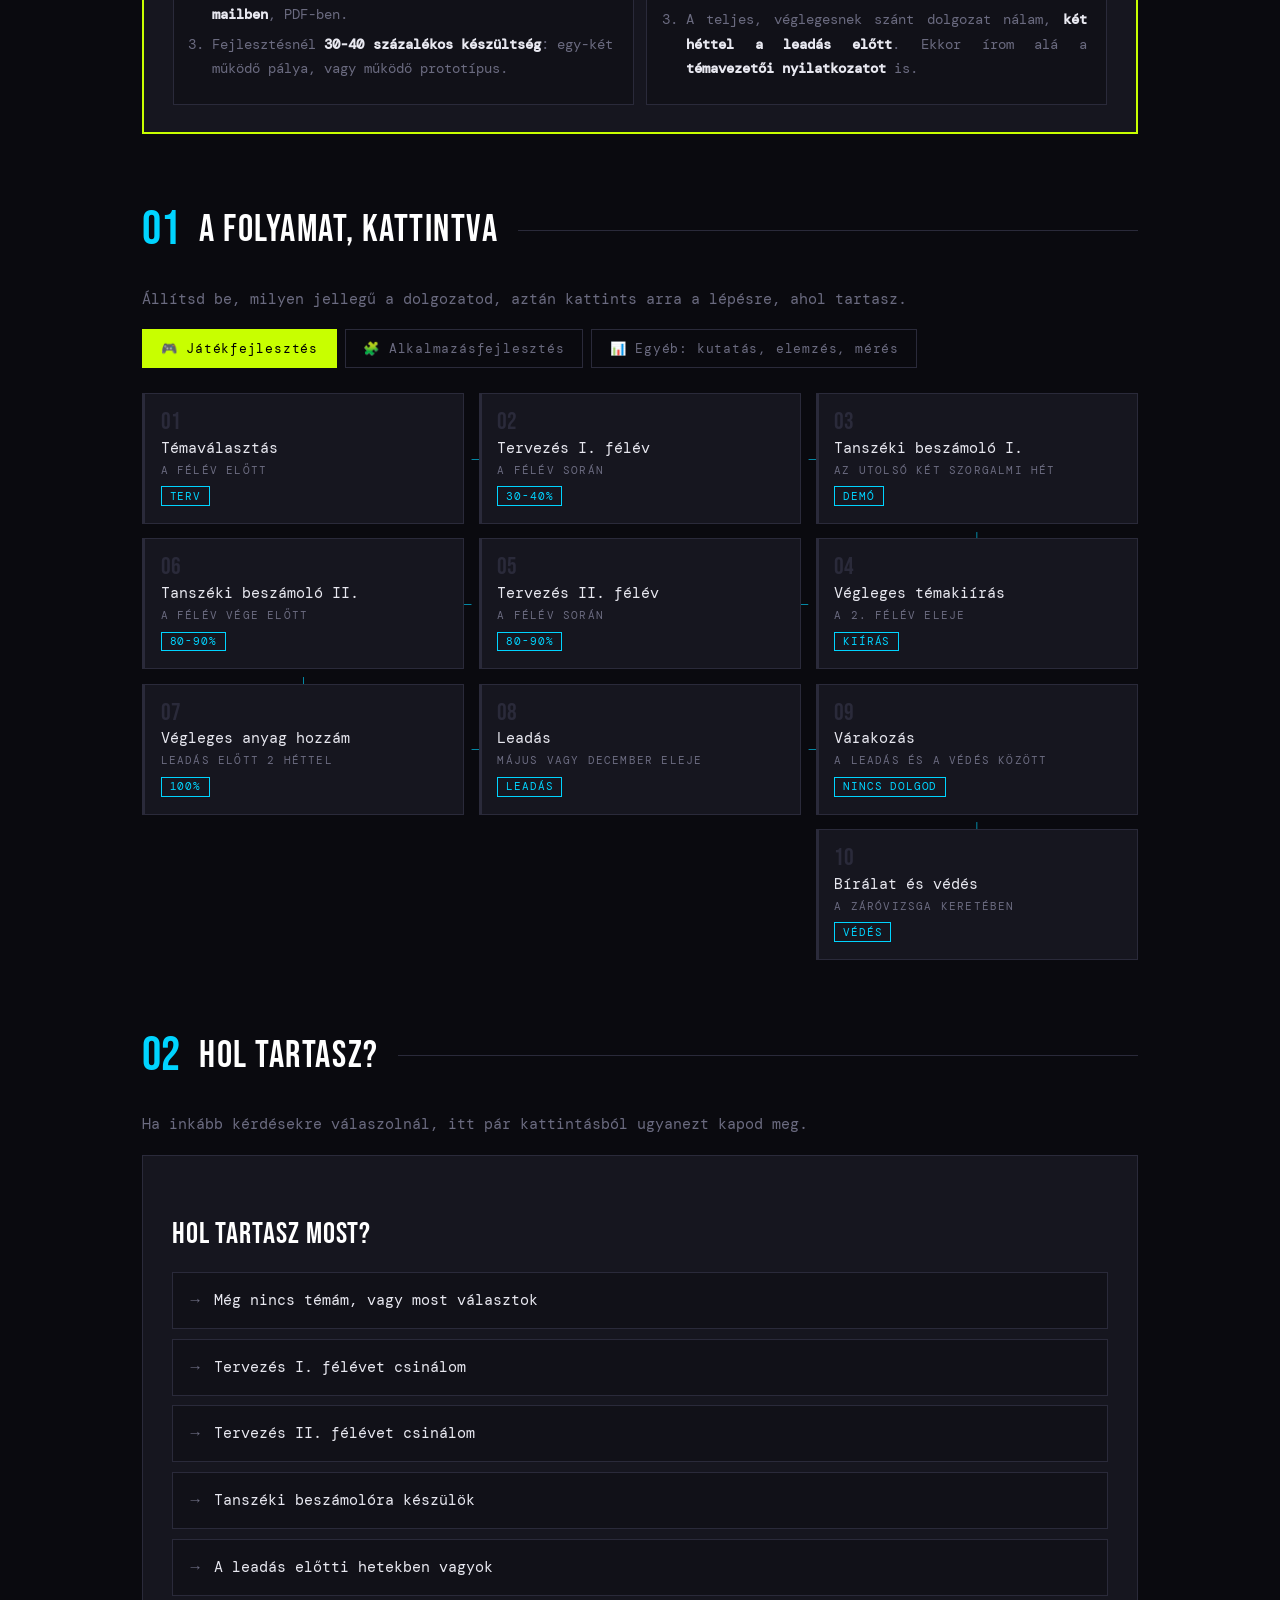
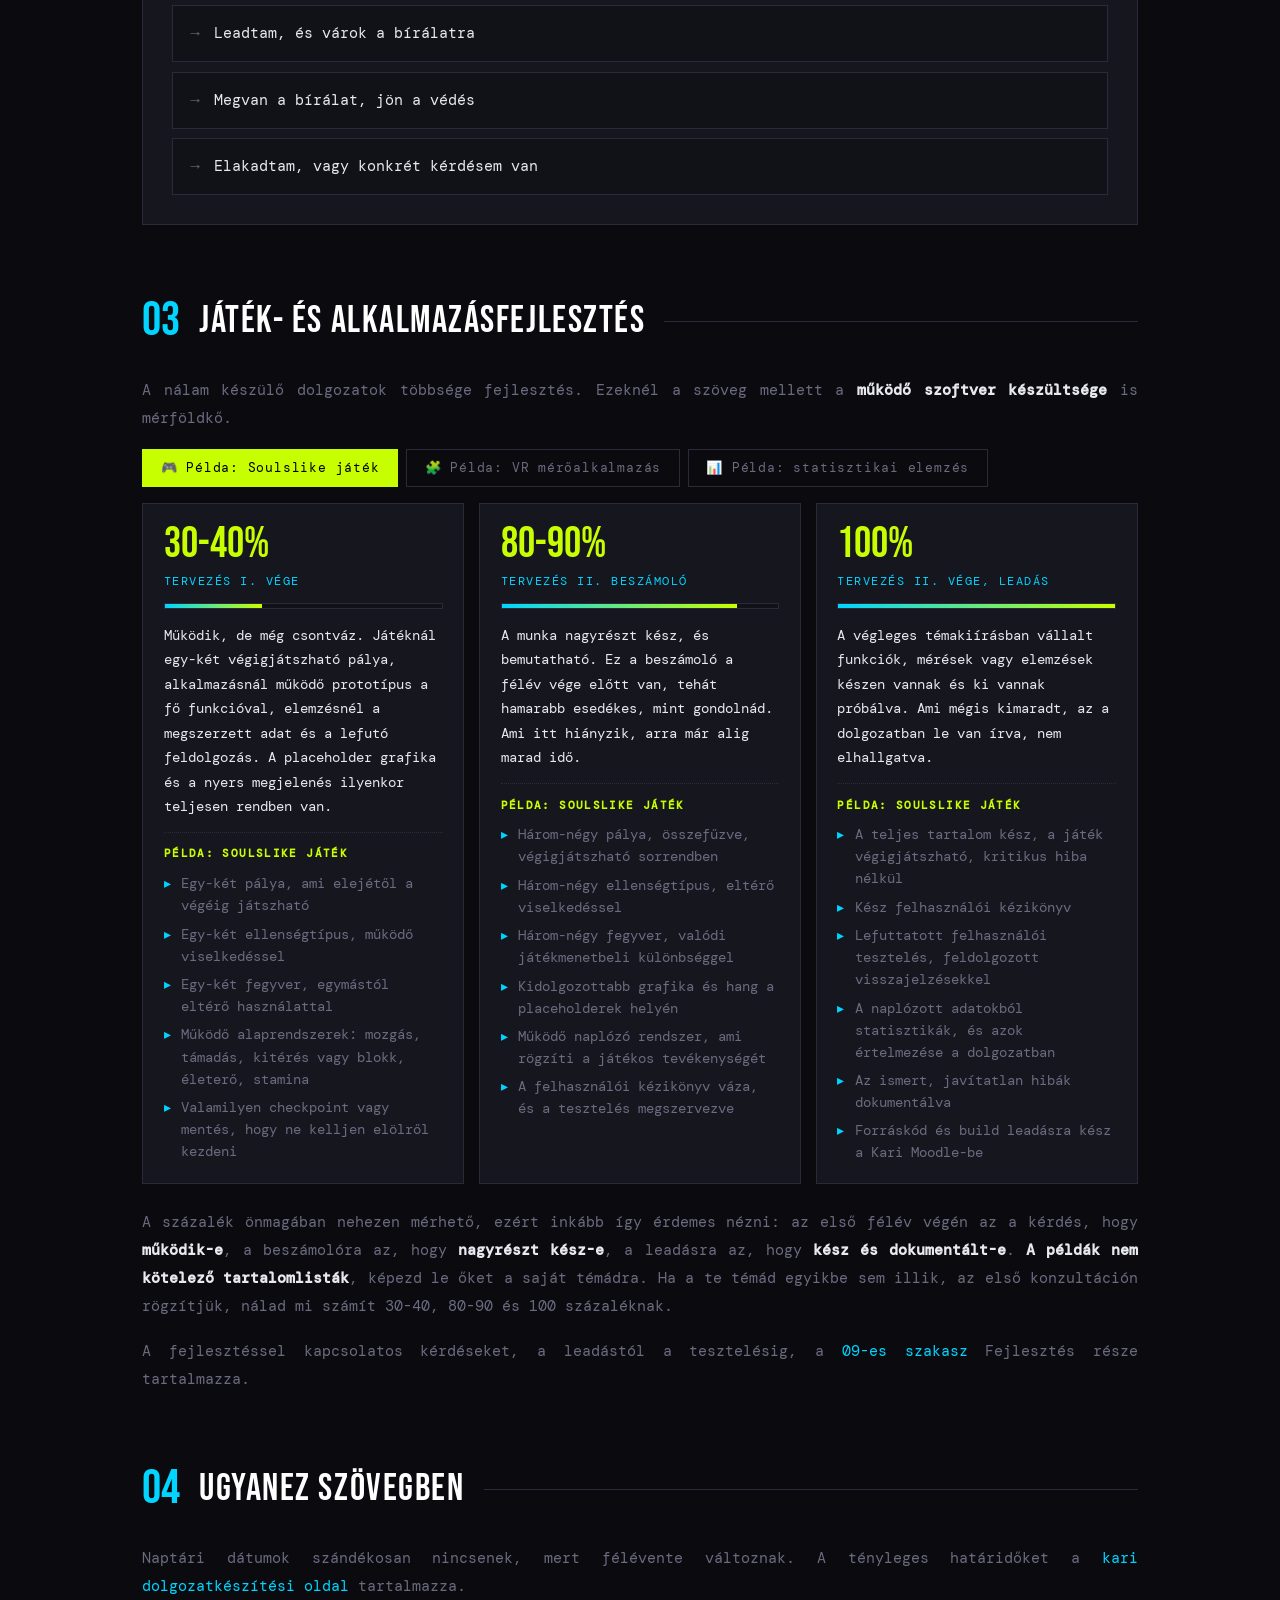
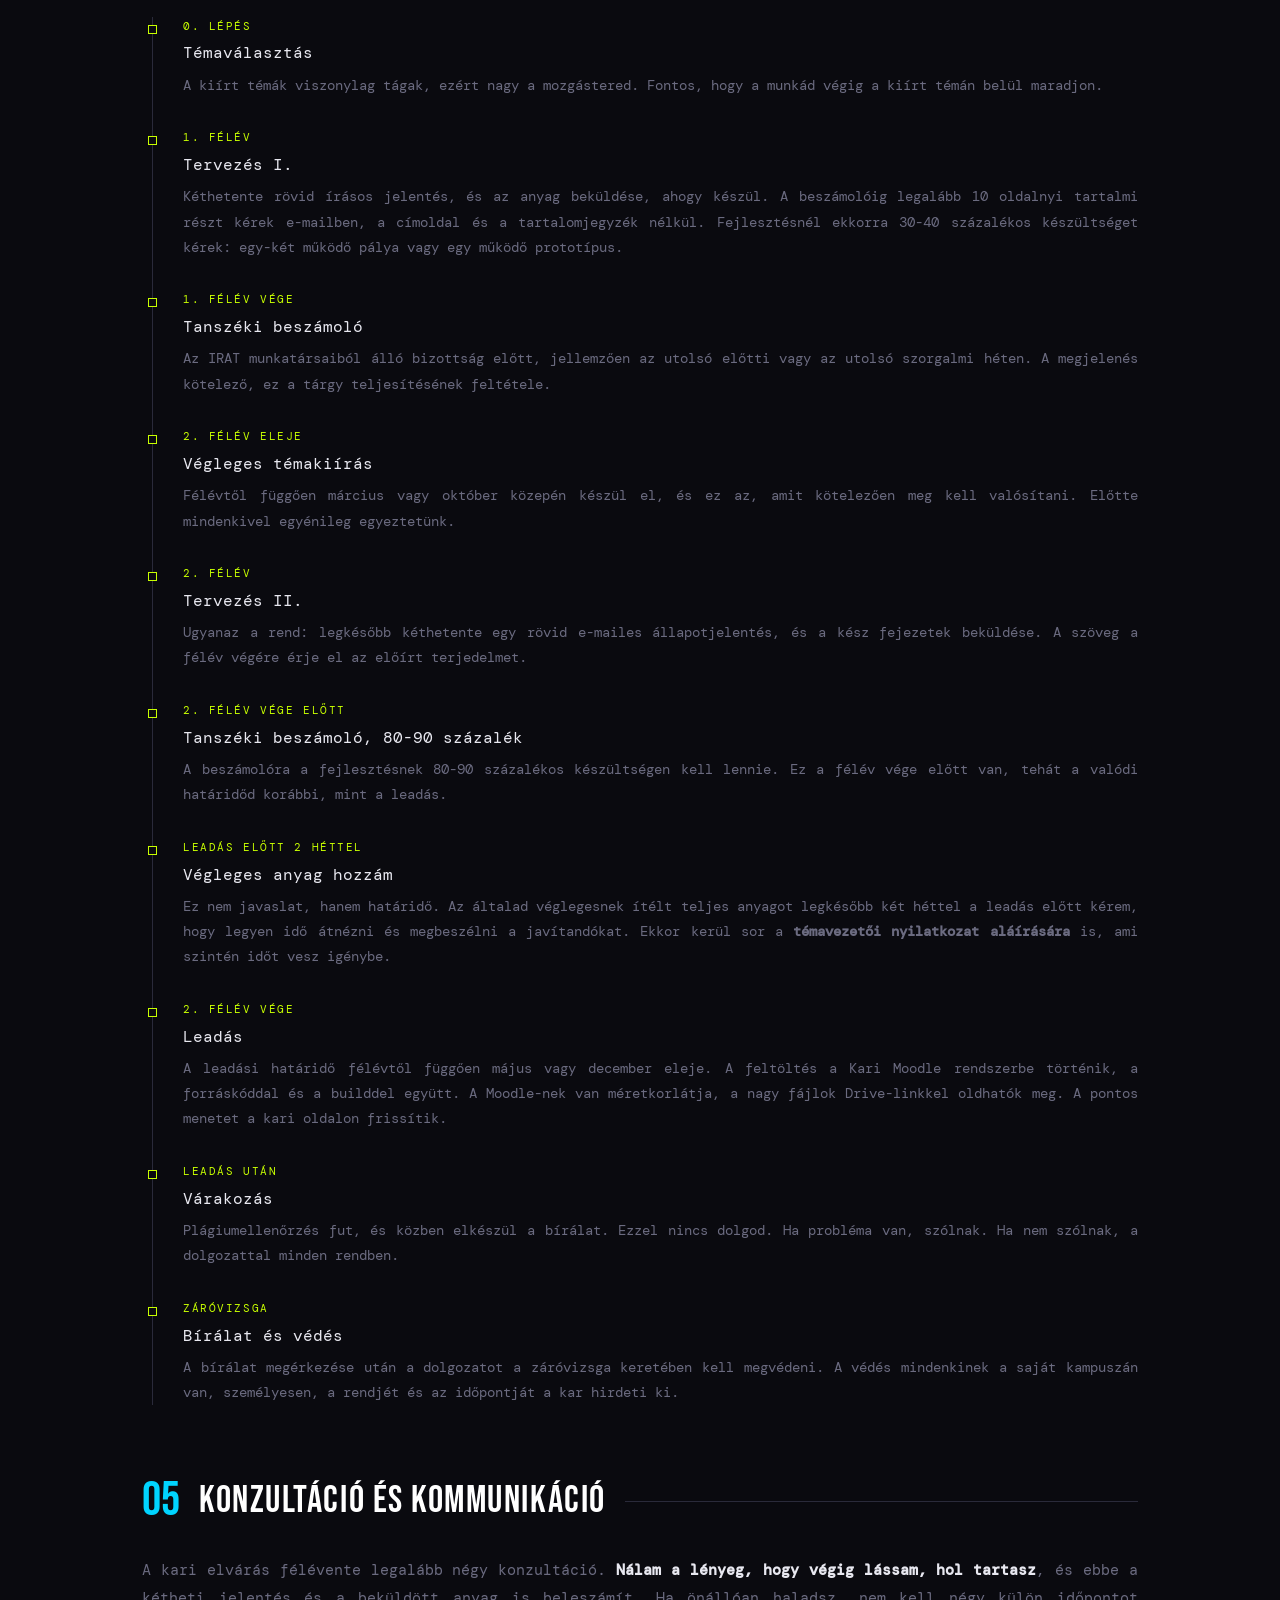
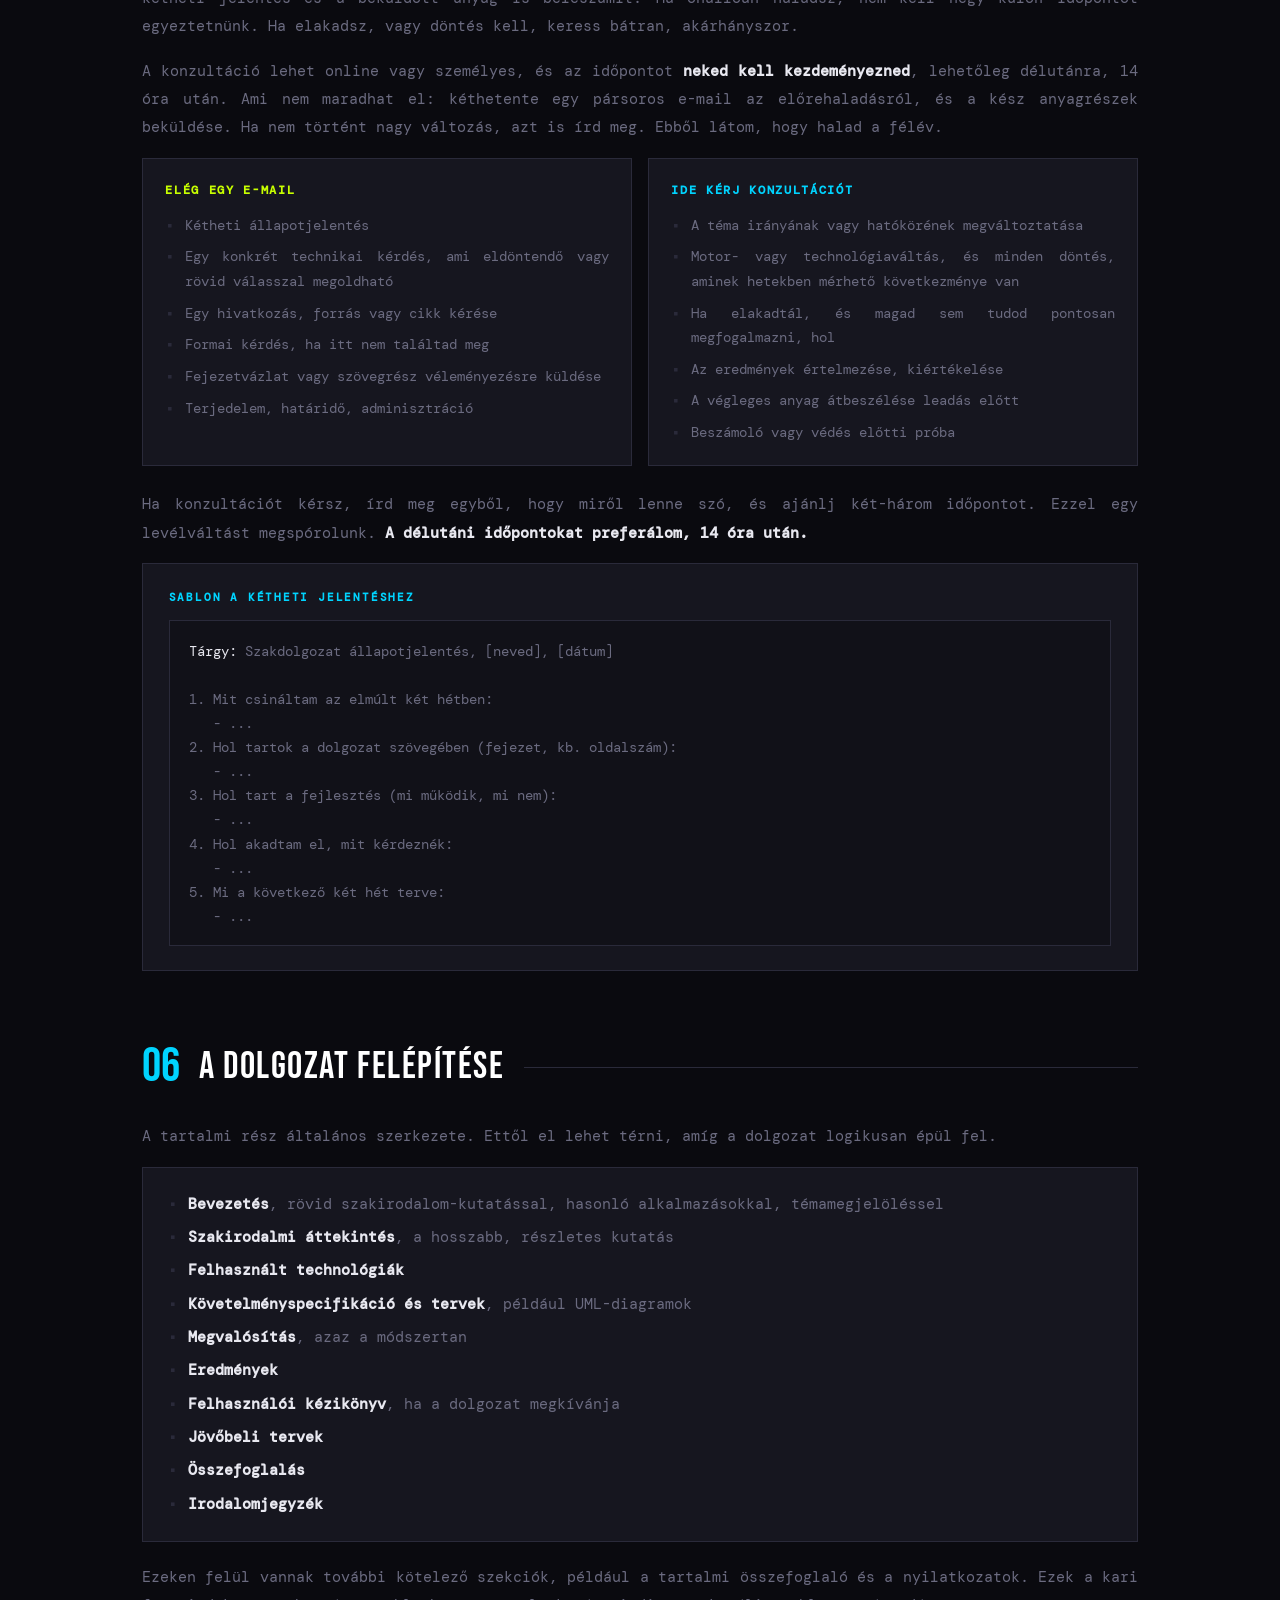
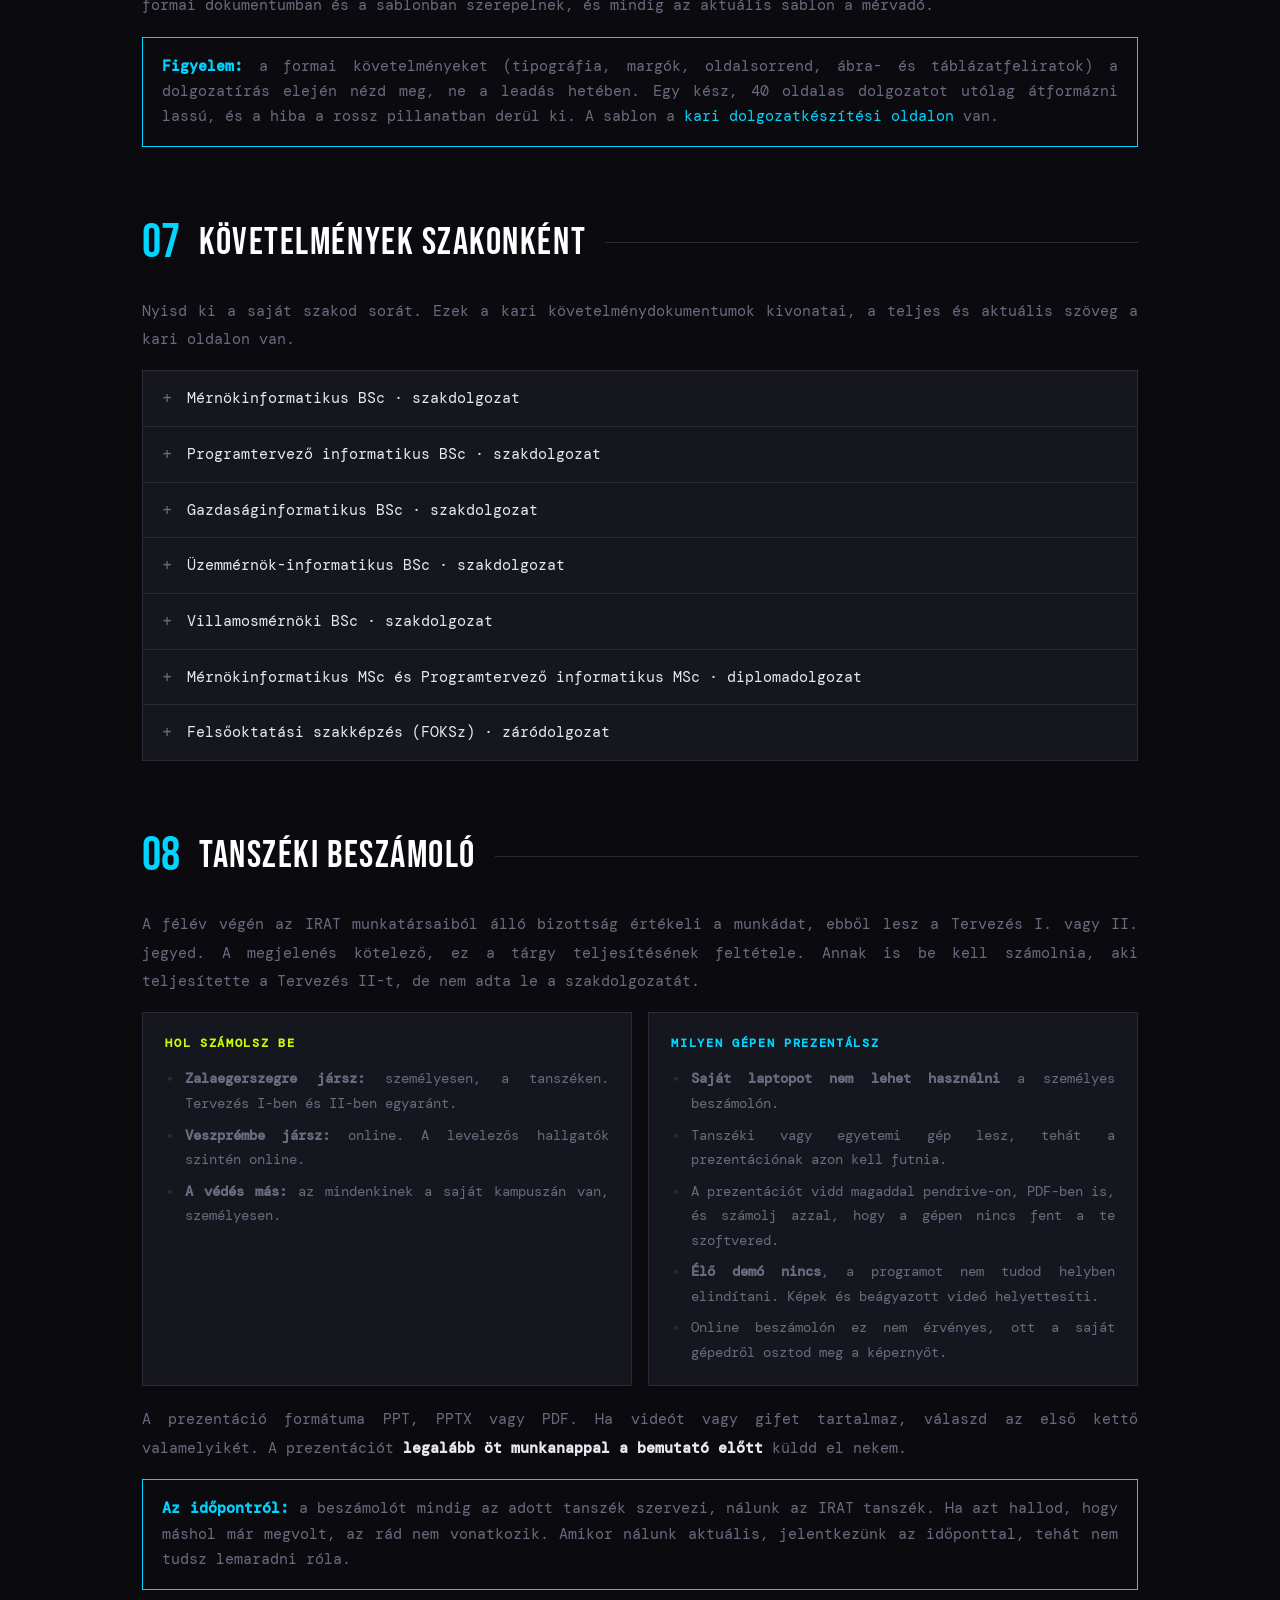
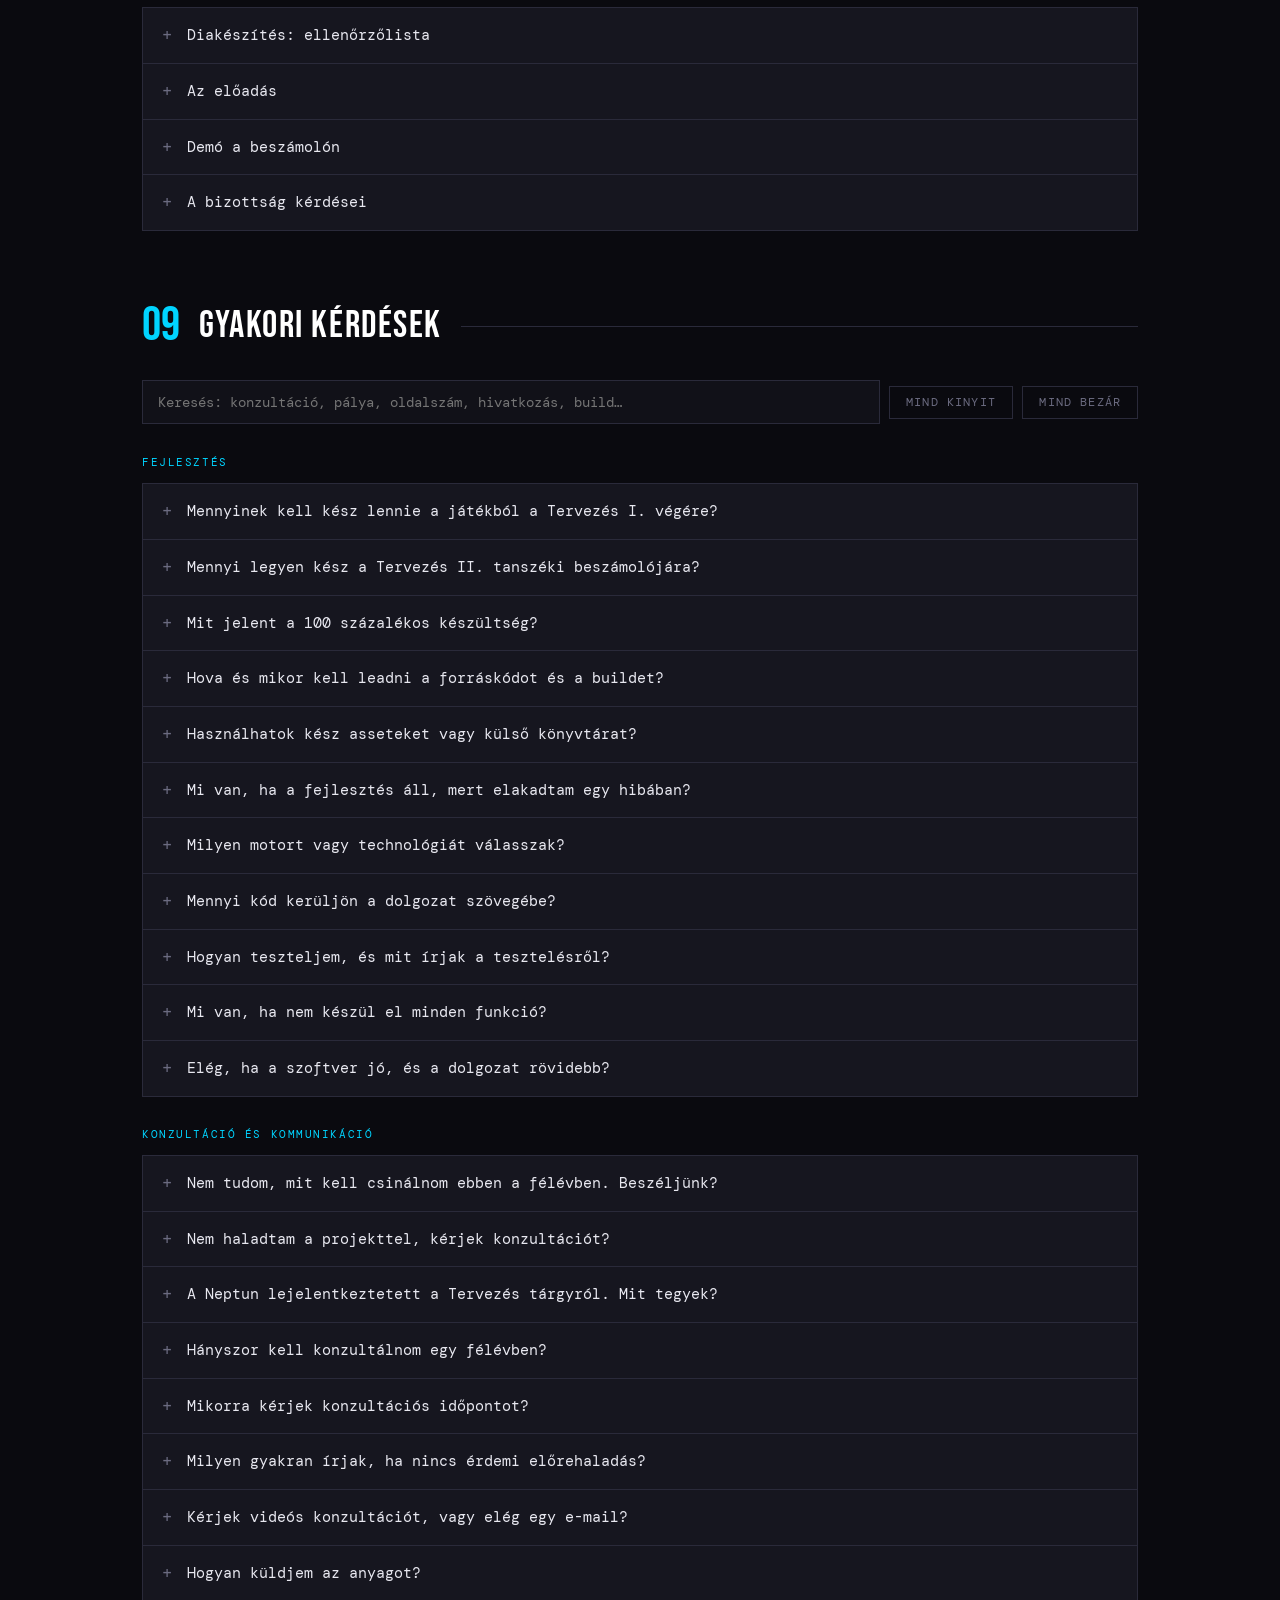
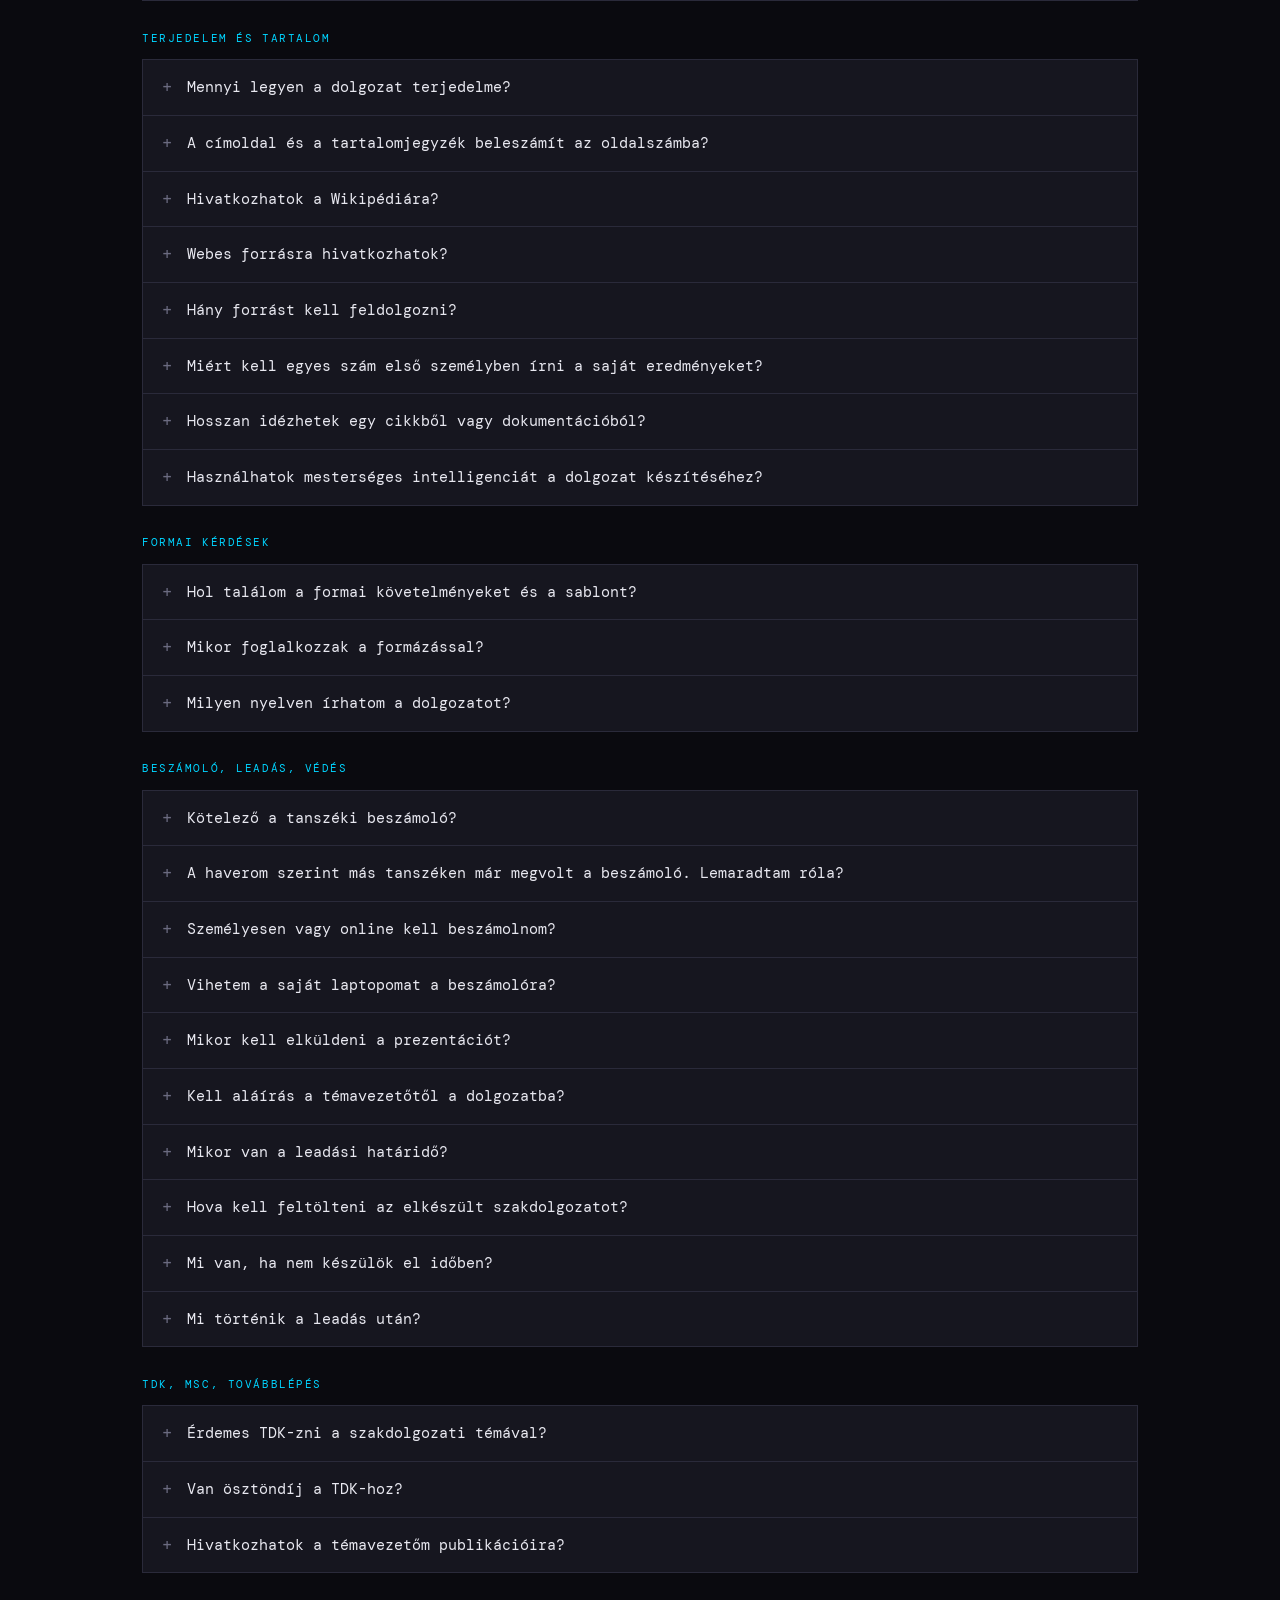
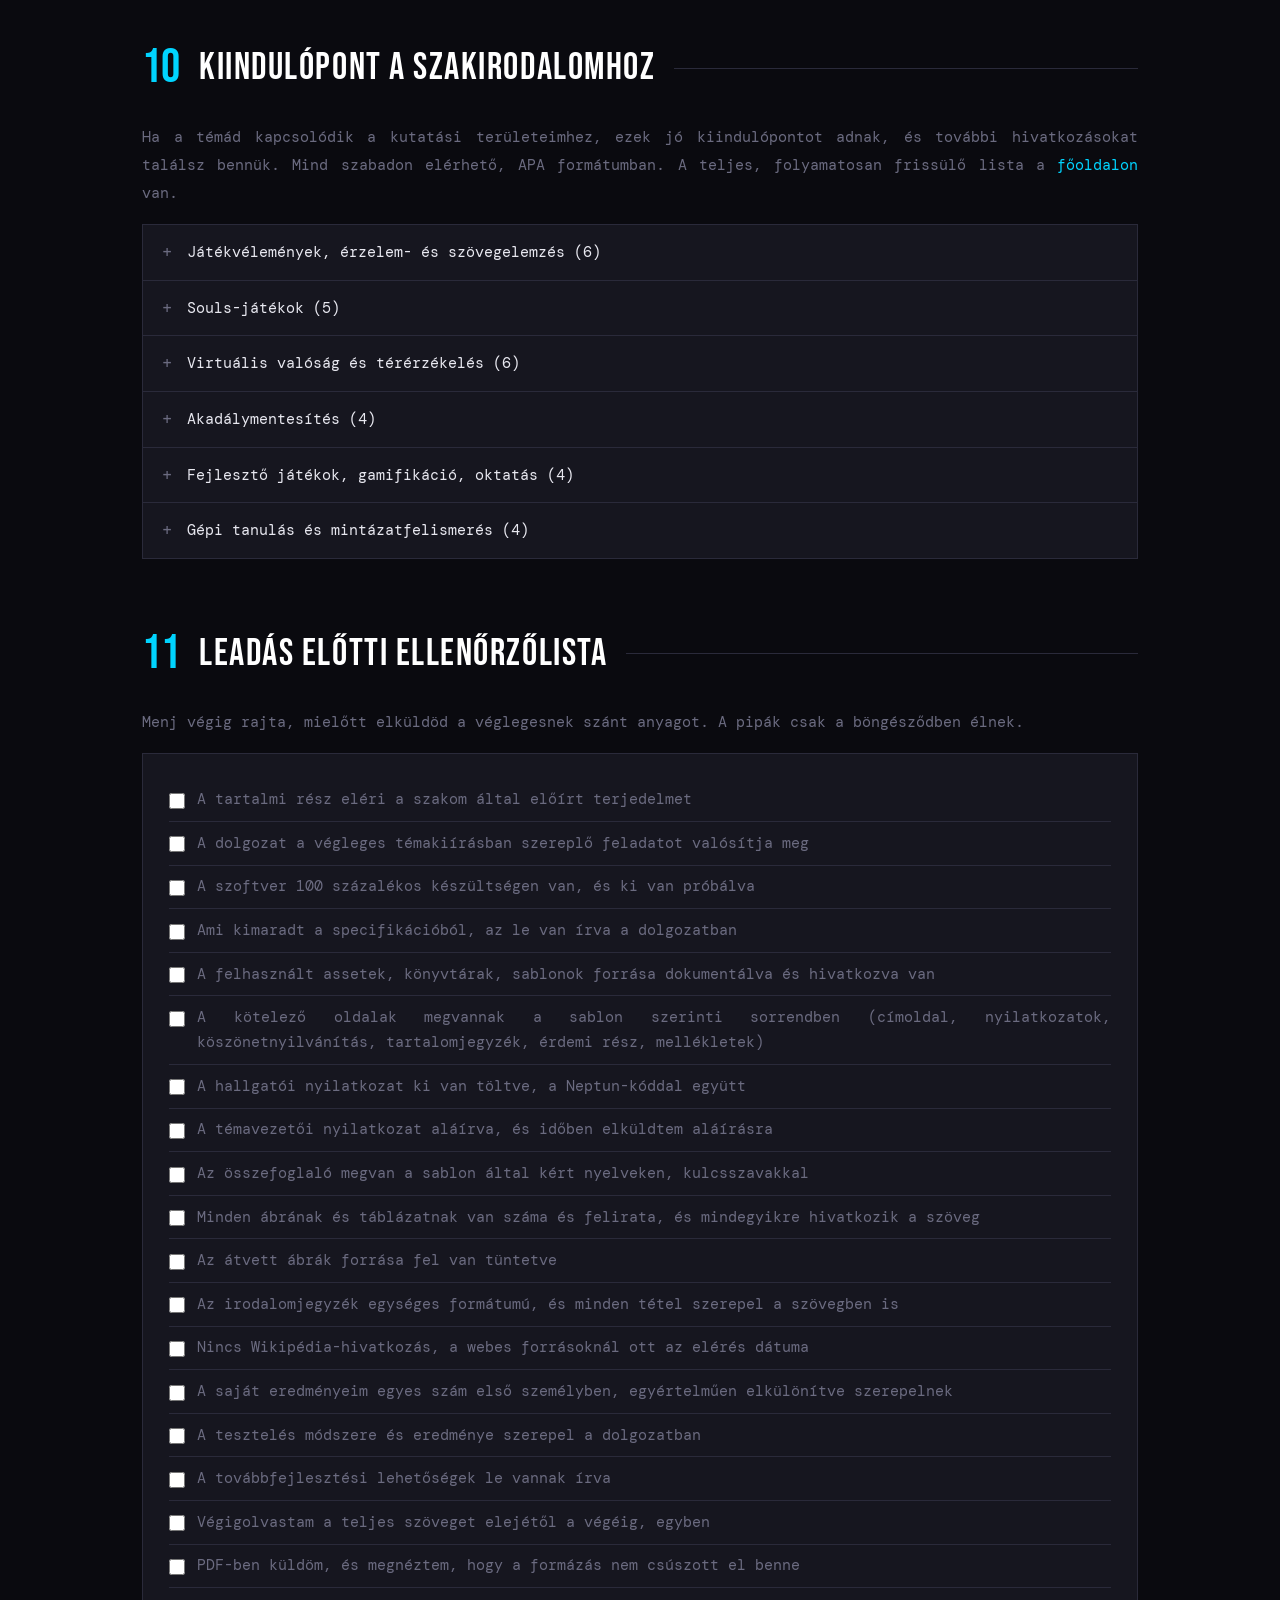
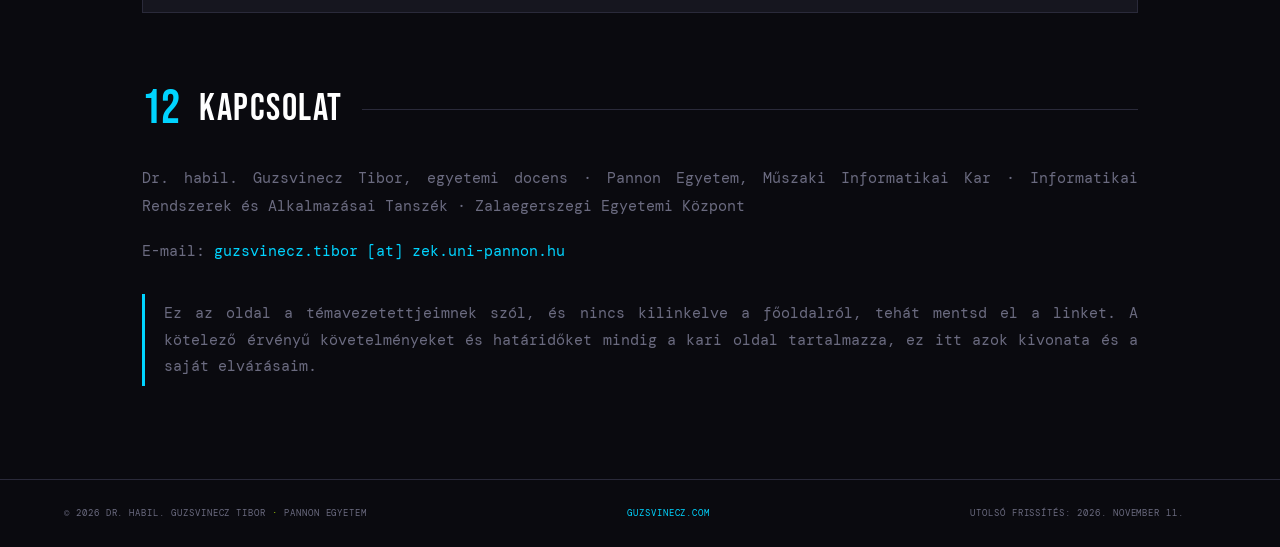
<file: szakdolgozat.html>
<!DOCTYPE html>
<html lang="hu" data-theme="dark" data-lang="hu">
<head>
<meta charset="UTF-8"/>
<meta name="viewport" content="width=device-width,initial-scale=1.0"/>
<meta name="robots" content="noindex,nofollow,noarchive"/>
<meta name="googlebot" content="noindex,nofollow"/>
<meta name="description" content="Szakdolgozat-navigátor Dr. habil. Guzsvinecz Tibor témavezetettjeinek."/>
<title>Szakdolgozat-navigátor · Dr. habil. Guzsvinecz Tibor</title>
<link rel="preconnect" href="https://fonts.googleapis.com"/>
<link rel="preconnect" href="https://fonts.gstatic.com" crossorigin/>
<link href="https://fonts.googleapis.com/css2?family=Bebas+Neue&family=Cinzel:wght@600&family=DM+Mono:ital,wght@0,300;0,400;0,500;1,300&family=Instrument+Serif:ital@0;1&display=swap" rel="stylesheet"/>
<link rel="stylesheet" href="style.css"/>
<link rel="icon" href="favicon.svg" type="image/svg+xml"/>
<style>
/* ══ SZAKDOLGOZAT-NAVIGÁTOR ══ */
.sd-prog{position:fixed;top:0;left:0;height:2px;width:0;background:linear-gradient(90deg,var(--accent2),var(--accent));z-index:120;transition:width .12s linear}
.sd-nav{position:fixed;top:0;left:0;right:0;z-index:110;display:flex;align-items:center;justify-content:space-between;padding:1rem 3rem;background:var(--nav-bg);backdrop-filter:blur(20px);border-bottom:1px solid var(--border)}
.sd-brand{font-family:'Bebas Neue',sans-serif;font-size:1.15rem;letter-spacing:.12em;color:var(--white)}
.sd-brand span{color:var(--accent)}
.sd-nav-right{display:flex;gap:.6rem;align-items:center}
.ctrl-btn{font-size:.75rem!important}

/* sticky szekció-chipek */
.sd-chips{position:fixed;top:57px;left:0;right:0;z-index:105;background:var(--nav-bg);backdrop-filter:blur(20px);border-bottom:1px solid var(--border);display:flex;gap:.4rem;padding:.55rem 3rem;overflow-x:auto;scrollbar-width:none}
.sd-chips::-webkit-scrollbar{display:none}
.sd-chips a{font-size:.68rem;letter-spacing:.1em;text-transform:uppercase;color:var(--muted);border:1px solid transparent;padding:.3rem .7rem;white-space:nowrap;transition:color .2s,border-color .2s,background .2s}
.sd-chips a:hover{color:var(--accent);border-color:var(--border)}
.sd-chips a.on{color:#000;background:var(--accent);border-color:var(--accent)}

.sd-wrap{max-width:1060px;margin:0 auto;padding:9rem 2rem 4rem;font-size:1rem}
.sd-hero{border-bottom:1px solid var(--border);padding-bottom:2.6rem;margin-bottom:1rem}
.sd-kicker{font-size:.7rem;letter-spacing:.22em;text-transform:uppercase;color:var(--accent);margin-bottom:1.1rem;display:flex;align-items:center;gap:.7rem}
.sd-kicker::before{content:'';width:1.8rem;height:1px;background:var(--accent)}
.sd-title{font-family:'Bebas Neue',sans-serif;font-size:clamp(2.6rem,7vw,4.8rem);line-height:.93;letter-spacing:.02em;color:var(--white);margin-bottom:1.1rem}
.sd-lead{color:var(--muted);font-size:1rem;line-height:1.85}
.sd-lead strong{color:var(--text)}
.sd-note{border-left:3px solid var(--accent2);padding:.4rem 0 .4rem 1.2rem;margin:1.8rem 0;color:var(--muted);font-size:.92rem;line-height:1.8}
.sd-note b{color:var(--accent2)}

.sd-sec{margin:4.5rem 0 0;opacity:0;transform:translateY(18px);transition:opacity .5s ease,transform .5s cubic-bezier(.16,1,.3,1)}
.sd-sec.in{opacity:1;transform:none}
.sd-sh{display:flex;align-items:center;gap:1.2rem;margin-bottom:1.9rem}
.sd-sn{font-family:'Bebas Neue',sans-serif;font-size:3rem;color:var(--border);line-height:1;flex-shrink:0;transition:color .3s}
.sd-sec.in .sd-sn{color:var(--accent2)}
.sd-st{font-family:'Bebas Neue',sans-serif;font-size:clamp(1.6rem,3.4vw,2.4rem);color:var(--white);letter-spacing:.04em;line-height:1}
.sd-sl{flex:1;height:1px;background:var(--border)}
.sd-p{color:var(--muted);font-size:.95rem;line-height:1.85;margin-bottom:1.05rem}
.sd-p strong{color:var(--text)}
.sd-card{background:var(--card);border:1px solid var(--border);padding:1.5rem 1.6rem}

/* ── TÍPUSVÁLASZTÓ ── */
.tsw{display:flex;gap:.5rem;flex-wrap:wrap;margin-bottom:1.6rem}
.exsw{margin:.2rem 0 1rem}
.tsw button{font-family:'DM Mono',monospace;font-size:.82rem;letter-spacing:.06em;background:transparent;border:1px solid var(--border);color:var(--muted);padding:.6rem 1.1rem;cursor:pointer;transition:all .2s}
.tsw button:hover{border-color:var(--accent);color:var(--accent)}
.tsw button.on{background:var(--accent);border-color:var(--accent);color:#000}

/* ── KIEMELT DOBOZ ── */
.hotbox{border:2px solid var(--accent);background:var(--card);padding:1.7rem 1.8rem;margin:2.2rem 0 0}
.hotbox h2{font-family:'Bebas Neue',sans-serif;font-size:1.8rem;color:var(--accent);letter-spacing:.03em;margin-bottom:1.2rem;line-height:1.08}
.hot-intro{color:var(--muted);font-size:.96rem;line-height:1.8;margin-bottom:1.3rem}
.qa{border-top:1px solid var(--border);padding-top:1.1rem;margin-top:1.1rem}
.qa .q{font-family:'Instrument Serif',Georgia,serif;font-style:italic;color:var(--muted);font-size:1.02rem;line-height:1.65;border-left:2px solid var(--accent2);padding-left:1rem;margin-bottom:.75rem}
.qa .a{color:var(--text);font-size:.96rem;line-height:1.78}
.qa .a b{color:var(--accent)}
.semcards{display:grid;grid-template-columns:1fr 1fr;gap:.8rem;margin-top:1.5rem}
.semcard{border:1px solid var(--border);background:var(--surface);padding:1.1rem 1.2rem}
.semcard h5{font-size:.72rem;letter-spacing:.14em;text-transform:uppercase;color:var(--accent2);margin-bottom:.7rem}
.semcard ol{margin:0;padding-left:1.2rem;color:var(--muted);font-size:.9rem;line-height:1.7}
.semcard li{margin-bottom:.35rem}
.semcard b{color:var(--text)}

/* ── FOLYAMATÁBRA ── */
.flow{display:grid;grid-template-columns:repeat(3,1fr);gap:.9rem}
.fcell{position:relative;display:flex}
.farrow{position:absolute;color:var(--accent2);font-size:1.1rem;line-height:1;pointer-events:none;opacity:.85}
.farrow.r{right:-.78rem;top:50%;transform:translate(50%,-50%)}
.farrow.l{left:-.78rem;top:50%;transform:translate(-50%,-50%)}
.farrow.d{left:50%;bottom:-.78rem;transform:translate(-50%,50%)}
.fnode{width:100%;position:relative;text-align:left;background:var(--card);border:1px solid var(--border);padding:1rem 1.1rem 1.05rem;cursor:pointer;font-family:'DM Mono',monospace;transition:transform .2s cubic-bezier(.16,1,.3,1),border-color .2s,box-shadow .3s;overflow:hidden}
.fnode::after{content:'';position:absolute;left:0;top:0;bottom:0;width:2px;background:var(--border);transition:background .25s}
.fnode:hover{transform:translateY(-3px);border-color:var(--accent)}
.fnode:hover::after{background:var(--accent)}
.fnode.on{border-color:var(--accent);box-shadow:0 0 0 1px var(--accent),0 8px 30px -14px var(--accent)}
.fnode.on::after{background:var(--accent)}
.fn-n{font-family:'Bebas Neue',sans-serif;font-size:1.5rem;color:var(--border);line-height:1;transition:color .25s}
.fnode:hover .fn-n,.fnode.on .fn-n{color:var(--accent)}
.fn-t{font-size:.92rem;color:var(--text);margin:.3rem 0 .25rem;line-height:1.35}
.fn-w{font-size:.68rem;letter-spacing:.11em;text-transform:uppercase;color:var(--muted)}
.fn-badge{display:inline-block;margin-top:.6rem;font-size:.66rem;letter-spacing:.08em;text-transform:uppercase;color:var(--accent2);border:1px solid var(--accent2);padding:.15rem .5rem}
.fdetail{margin-top:1rem;background:var(--surface);border:1px solid var(--accent);padding:1.5rem 1.6rem;animation:fdin .35s cubic-bezier(.16,1,.3,1)}
@keyframes fdin{from{opacity:0;transform:translateY(-8px)}to{opacity:1;transform:none}}
.fd-h{display:flex;align-items:baseline;gap:.9rem;flex-wrap:wrap;margin-bottom:1rem}
.fd-n{font-family:'Bebas Neue',sans-serif;font-size:2rem;color:var(--accent);line-height:1}
.fd-t{font-family:'Bebas Neue',sans-serif;font-size:1.5rem;color:var(--white);letter-spacing:.03em}
.fd-w{font-size:.7rem;letter-spacing:.12em;text-transform:uppercase;color:var(--accent2);margin-left:auto}
.blk{margin-bottom:1.25rem}
.blk h4{font-size:.7rem;letter-spacing:.16em;text-transform:uppercase;color:var(--accent2);margin-bottom:.6rem}
.blk ul{list-style:none;display:flex;flex-direction:column;gap:.5rem}
.blk li{color:var(--muted);font-size:.92rem;line-height:1.72;padding-left:1.2rem;position:relative}
.blk li::before{content:'▪';position:absolute;left:0;color:var(--border)}
.blk li strong,.blk p strong{color:var(--text)}
.blk p{color:var(--muted);font-size:.92rem;line-height:1.8}
.blk.milestone{border:1px solid var(--accent2);padding:.9rem 1.1rem;background:var(--card)}
.blk.milestone h4{color:var(--accent)}
.jump{display:flex;flex-wrap:wrap;gap:.45rem}
.jump a{font-size:.7rem;letter-spacing:.09em;text-transform:uppercase;border:1px solid var(--border);color:var(--muted);padding:.35rem .8rem;transition:all .2s}
.jump a:hover{border-color:var(--accent);color:var(--accent);transform:translateY(-1px)}

/* ── NAVIGÁTOR ── */
.wz{background:var(--card);border:1px solid var(--border);padding:1.8rem}
.wz-crumb{font-size:.7rem;letter-spacing:.12em;text-transform:uppercase;color:var(--muted);margin-bottom:1.1rem;min-height:1rem}
.wz-crumb b{color:var(--accent2);font-weight:400}
.wz-q{font-family:'Bebas Neue',sans-serif;font-size:1.9rem;letter-spacing:.03em;color:var(--white);margin-bottom:1.3rem;line-height:1.08}
.wz-opts{display:flex;flex-direction:column;gap:.6rem}
.wz-opt{position:relative;text-align:left;background:var(--surface);border:1px solid var(--border);color:var(--text);font-family:'DM Mono',monospace;font-size:.96rem;line-height:1.5;padding:1rem 1.2rem 1rem 2.6rem;cursor:pointer;transition:all .22s cubic-bezier(.16,1,.3,1)}
.wz-opt::before{content:'→';position:absolute;left:1.1rem;color:var(--muted);transition:transform .22s,color .22s}
.wz-opt:hover{border-color:var(--accent);color:var(--accent);transform:translateX(4px)}
.wz-opt:hover::before{color:var(--accent);transform:translateX(3px)}
.wz-actions{display:flex;gap:.6rem;margin-top:1.4rem;flex-wrap:wrap}
.wz-btn{font-size:.72rem;letter-spacing:.1em;text-transform:uppercase;background:transparent;border:1px solid var(--border);color:var(--muted);padding:.5rem 1rem;cursor:pointer;font-family:'DM Mono',monospace;transition:all .2s}
.wz-btn:hover{border-color:var(--accent);color:var(--accent)}
.wz-res{animation:fdin .35s cubic-bezier(.16,1,.3,1)}
.wz-res h3{font-family:'Bebas Neue',sans-serif;font-size:1.9rem;letter-spacing:.03em;color:var(--accent);margin-bottom:1rem;line-height:1.08}

/* ── IDŐSZALAG ── */
.tl{border-left:1px solid var(--border);margin-left:.6rem}
.tl-item{position:relative;padding:0 0 1.9rem 1.9rem}
.tl-item::before{content:'';position:absolute;left:-5px;top:.5rem;width:9px;height:9px;background:var(--bg);border:1px solid var(--accent)}
.tl-item:last-child{padding-bottom:0}
.tl-ph{font-size:.7rem;letter-spacing:.14em;text-transform:uppercase;color:var(--accent);margin-bottom:.3rem}
.tl-t{font-size:.98rem;color:var(--text);margin-bottom:.35rem}
.tl-d{color:var(--muted);font-size:.9rem;line-height:1.75}

/* ── ACCORDION ── */
.acc{border:1px solid var(--border);margin-bottom:-1px;background:var(--card);transition:border-color .2s}
.acc:hover{border-color:var(--muted)}
.acc.open{border-color:var(--accent)}
.acc-h{width:100%;text-align:left;background:transparent;border:none;color:var(--text);font-family:'DM Mono',monospace;font-size:.94rem;line-height:1.5;padding:1rem 1.2rem;cursor:pointer;display:flex;gap:.9rem;align-items:flex-start;transition:color .2s}
.acc-h:hover{color:var(--accent)}
.acc-h .mk{color:var(--muted);flex-shrink:0;transition:transform .25s,color .2s;font-size:1.05rem;line-height:1.35}
.acc.open .acc-h .mk{color:var(--accent);transform:rotate(45deg)}
.acc-b{display:none;padding:0 1.2rem 1.2rem 3rem;color:var(--muted);font-size:.91rem;line-height:1.8;animation:fdin .3s ease}
.acc.open .acc-b{display:block}
.acc-b ul{list-style:none;display:flex;flex-direction:column;gap:.45rem;margin:.6rem 0}
.acc-b li{padding-left:1.2rem;position:relative}
.acc-b li::before{content:'▪';position:absolute;left:0;color:var(--border)}
.acc-b strong{color:var(--text)}
.acc-b p+p{margin-top:.75rem}
.acc-src{font-size:.72rem;letter-spacing:.05em;color:var(--muted);opacity:.7;margin-top:1rem;border-top:1px dotted var(--border);padding-top:.55rem}
.faq-tools{display:flex;gap:.6rem;flex-wrap:wrap;margin-bottom:1.3rem;align-items:center}
.faq-search{flex:1;min-width:240px;background:var(--surface);border:1px solid var(--border);color:var(--text);font-family:'DM Mono',monospace;font-size:.9rem;padding:.75rem .95rem;transition:border-color .2s}
.faq-search:focus{outline:none;border-color:var(--accent)}
.faq-empty{color:var(--muted);font-size:.92rem;padding:1rem 0;display:none}
.faq-cat{font-size:.7rem;letter-spacing:.14em;text-transform:uppercase;color:var(--accent2);margin:1.8rem 0 .7rem}

/* ── EGYÉB ── */
.grid2{display:grid;grid-template-columns:1fr 1fr;gap:1rem}
.mini{background:var(--card);border:1px solid var(--border);padding:1.3rem 1.4rem;transition:border-color .25s,transform .25s}
.mini:hover{transform:translateY(-2px)}
.mini.yes:hover{border-color:var(--accent)}
.mini.no:hover{border-color:var(--accent2)}
.mini h4{font-size:.74rem;letter-spacing:.14em;text-transform:uppercase;margin-bottom:.8rem}
.mini.yes h4{color:var(--accent)}
.mini.no h4{color:var(--accent2)}
.mini ul{list-style:none;display:flex;flex-direction:column;gap:.45rem}
.mini li{color:var(--muted);font-size:.9rem;line-height:1.7;padding-left:1.2rem;position:relative}
.mini li::before{content:'▪';position:absolute;left:0;color:var(--border)}
/* ── KÉSZÜLTSÉGI FÁZISOK ── */
.phases{display:grid;grid-template-columns:repeat(3,1fr);gap:.9rem;margin:.6rem 0 1.5rem}
.phase{background:var(--card);border:1px solid var(--border);padding:1.2rem 1.3rem;transition:transform .25s,border-color .25s}
.phase:hover{transform:translateY(-3px);border-color:var(--accent)}
.ph-pct{display:block;font-family:'Bebas Neue',sans-serif;font-size:2.7rem;color:var(--accent);line-height:1}
.ph-when{display:block;font-size:.72rem;letter-spacing:.13em;text-transform:uppercase;color:var(--accent2);margin:.35rem 0 .7rem}
.ph-bar{height:6px;background:var(--surface);border:1px solid var(--border);margin-bottom:.9rem;overflow:hidden}
.ph-bar i{display:block;height:100%;background:linear-gradient(90deg,var(--accent2),var(--accent));animation:phgrow 1.1s cubic-bezier(.16,1,.3,1) both}
@keyframes phgrow{from{width:0}}
.ph-lead{color:var(--text);font-size:.9rem;line-height:1.7;margin-bottom:.8rem}
.ph-ex{border-top:1px dotted var(--border);padding-top:.8rem}
.ph-ex h6{font-size:.66rem;letter-spacing:.13em;text-transform:uppercase;color:var(--accent);margin-bottom:.55rem}
.ph-ex ul{list-style:none;display:flex;flex-direction:column;gap:.4rem}
.ph-ex li{color:var(--muted);font-size:.86rem;line-height:1.6;padding-left:1.1rem;position:relative}
.ph-ex li::before{content:'▸';position:absolute;left:0;color:var(--accent2)}
.chk{display:flex;flex-direction:column}
.chk label{display:flex;gap:.8rem;align-items:flex-start;color:var(--muted);font-size:.92rem;line-height:1.7;padding:.55rem 0;border-bottom:1px solid var(--border);cursor:pointer;transition:color .2s}
.chk label:hover{color:var(--text)}
.chk input{accent-color:var(--accent);margin-top:.35rem;flex-shrink:0;width:1rem;height:1rem}
.chk input:checked+span{text-decoration:line-through;opacity:.45}
.tpl{background:var(--surface);border:1px solid var(--border);padding:1.1rem 1.2rem;font-size:.86rem;line-height:1.75;color:var(--muted);white-space:pre-wrap}
.tpl b{color:var(--text);font-weight:400}
.reflist{list-style:none;display:flex;flex-direction:column;gap:.75rem}
.reflist li{color:var(--muted);font-size:.88rem;line-height:1.7;padding-left:1.2rem;position:relative}
.reflist li::before{content:'▪';position:absolute;left:0;color:var(--border)}
.reflist a{color:var(--accent2);word-break:break-all}
.reflist a:hover{color:var(--accent)}
.warn{border:1px solid var(--accent2);padding:1rem 1.2rem;color:var(--muted);font-size:.91rem;line-height:1.75;margin:1.1rem 0}
.warn b{color:var(--accent2)}
a.inl{color:var(--accent2);border-bottom:1px solid transparent;transition:border-color .2s}
a.inl:hover{border-color:var(--accent2)}
.sd-foot{border-top:1px solid var(--border);padding:1.6rem 6rem 1.6rem 4rem;color:var(--muted);font-size:.59rem;letter-spacing:.1em;text-transform:uppercase;display:flex;justify-content:space-between;align-items:center;gap:1rem;flex-wrap:wrap}
.sd-foot .sep{color:var(--accent)}
@media(max-width:900px){.sd-foot{flex-direction:column;gap:.7rem;text-align:center;padding:1.4rem 1.5rem 4.5rem}}
.sd-foot a{color:var(--accent2)}
.totop{position:fixed;right:1.6rem;bottom:1.6rem;z-index:105;background:var(--card);border:1px solid var(--border);color:var(--muted);font-family:'DM Mono',monospace;font-size:.9rem;padding:.6rem .8rem;cursor:pointer;opacity:0;pointer-events:none;transition:opacity .3s,border-color .2s,color .2s}
.totop.show{opacity:1;pointer-events:auto}
.totop:hover{border-color:var(--accent);color:var(--accent)}

/* ── SORKIZÁRT TÖRZSSZÖVEG ── */
.sd-lead,.sd-note,.sd-p,.hot-intro,.qa .a,.blk p,.blk li,.acc-b p,.acc-b li,.tl-d,.mini li,.semcard li,.warn,.reflist li,.chk label span,.faq-empty{
  text-align:justify;text-justify:inter-word;hyphens:auto;-webkit-hyphens:auto}

@media(max-width:900px){
  .flow{grid-template-columns:repeat(2,1fr)}
  .phases{grid-template-columns:1fr}
}
@media(max-width:700px){
  .semcards{grid-template-columns:1fr}
  .hotbox{padding:1.3rem 1.2rem}
  .sd-nav{padding:.9rem 1.1rem}
  .sd-chips{padding:.5rem 1.1rem;top:53px}
  .sd-wrap{padding:8rem 1.1rem 3rem}
  .flow{grid-template-columns:1fr}
  .grid2{grid-template-columns:1fr}
  .sd-sn{font-size:2.1rem}
  .acc-b{padding-left:1.2rem}
  .fd-w{margin-left:0}
}
@media(max-width:480px){
  .sd-brand{font-size:.95rem;letter-spacing:.06em;min-width:0}
  .sd-nav-right{gap:.4rem;flex-shrink:0}
  .sd-home{white-space:nowrap}
  .sd-home-txt{display:none}
  .sd-sh{gap:.8rem}
  .sd-st{min-width:0;font-size:1.45rem;overflow-wrap:anywhere}
}
@media(max-width:360px){.sd-brand{font-size:.82rem;letter-spacing:.04em}}
@media(prefers-reduced-motion:reduce){
  .sd-sec{opacity:1;transform:none;transition:none}
  *{animation:none!important}
}
</style>
</head>
<body>

<div class="sd-prog" id="prog"></div>

<nav class="sd-nav">
  <a class="sd-brand" href="index.html">GUZSVINECZ<span>/</span>SZAKDOLGOZAT</a>
  <div class="sd-nav-right">
    <a class="ctrl-btn sd-home" href="index.html" aria-label="Főoldal">←<span class="sd-home-txt"> Főoldal</span></a>
    <button class="ctrl-btn" onclick="toggleTheme()" id="theme-btn">☀</button>
  </div>
</nav>

<div class="sd-chips" id="chips">
  <a href="#folyamat">Folyamatábra</a>
  <a href="#navigator">Hol tartasz</a>
  <a href="#fejlesztes">Fejlesztés</a>
  <a href="#idoszalag">Időszalag</a>
  <a href="#konzultacio">Konzultáció</a>
  <a href="#felepites">Felépítés</a>
  <a href="#szakok">Szakok</a>
  <a href="#beszamolo">Beszámoló</a>
  <a href="#gyik">GYIK</a>
  <a href="#publikaciok">Szakirodalom</a>
  <a href="#ellenorzo">Ellenőrzőlista</a>
  <a href="#kapcsolat">Kapcsolat</a>
</div>

<div class="sd-wrap">

  <header class="sd-hero">
    <div class="sd-kicker">Belső oldal · témavezetetteknek</div>
    <h1 class="sd-title">Szakdolgozat-<br>navigátor</h1>
    <p class="sd-lead">Ezt az oldalt azért készítettem, hogy ne kelljen konzultációs időpontra várnod olyan kérdésekkel, amikre két perc alatt válaszolni tudok. Kattints a folyamatábrán oda, ahol tartasz, és megkapod, hogy <strong>mi a dolgod, minek kell meglennie, és mit küldj nekem</strong>.</p>
    <div class="sd-note">Ha itt megtalálod a választ, nincs szükség külön egyeztetésre. Ha nem találod, írj e-mailt, és a konzultációs alkalmakat tartsuk meg az érdemi szakmai kérdésekre.</div>
  </header>

  <section class="hotbox">
    <h2>Mielőtt konzultációt kérsz, olvasd el ezt</h2>
    <p class="hot-intro">Konzultálni annyiszor lehet, ahányszor a munka megkívánja, ez a dolgom. Ez az oldal a leggyakoribb kérdésekre ad azonnali választ, hogy a közös időnk az érdeminek maradjon. Fusd át, és ami utána marad, azzal keress bátran.</p>

    <div class="qa">
      <div class="q">„A rendszer lejelentkeztetett a Tervezés I. / Tervezés II. tárgyról. Kihez fordulhatok, hogy visszaállítsák a státuszomat?"</div>
      <div class="a"><b>Ez nem hiba, és nincs vele teendőd.</b> A témakiírás után a gyűjtőkurzusról lekerülsz, és felkerülsz a témavezetőd saját kurzusára. Ez a szokásos menet. <b>Mielőtt írsz, nézd meg a Neptunban, melyik kurzuson szerepelsz</b>: ha a témavezetődén, minden rendben van.</div>
    </div>

    <div class="qa">
      <div class="q">„Nem tudom, hogyan kell csinálnom a dolgokat ebben a félévben, erről szeretnék beszélni."</div>
      <div class="a"><b>Erre nem kell konzultáció, a válasz ezen az oldalon van.</b> A félév menete a folyamatábrán (01), az elvárásaim a 03-as és az 05-ös szakaszban, a félév három mérföldköve pedig itt alul. Fusd át, és utána írj, ha marad konkrét kérdés. Egy konkrét kérdésre e-mailben aznap tudok válaszolni, az időpont-egyeztetés viszont eltart egy hétig.</div>
    </div>

    <div class="qa">
      <div class="q">„Még nem haladtam a projekttel, tudnánk beszélni?"</div>
      <div class="a"><b>Ha nincs előrehaladás, nincs miről konzultálni.</b> Küldj helyette egy kétsoros jelentést arról, hol tartasz, és kezdj bele a következő lépésbe. Konzultációt akkor kérj, amikor van mit megbeszélni, vagy amikor egy konkrét ponton elakadtál, és le tudod írni, min.</div>
    </div>

    <div class="qa">
      <div class="q">„Mikor kell ezzel komolyan elkezdeni foglalkozni?"</div>
      <div class="a"><b>Most.</b> A tanszéki beszámoló a félév vége előtt van, a leadás előtt két héttel pedig már nálam kell lennie a kész anyagnak. Aki a félév végén kezd neki, az két határidőt is elbukott, mire észreveszi.</div>
    </div>

    <div class="semcards">
      <div class="semcard"><h5>Tervezés I. félév</h5>
        <ol>
          <li><b>Kéthetente egy rövid e-mail</b>, és küldd az anyagot, ahogy készül. Külön konzultáció akkor, ha valóban kell.</li>
          <li><b>Legalább 10 oldal</b> tartalmi rész a beszámolóig, <b>e-mailben</b>, PDF-ben.</li>
          <li>Fejlesztésnél <b>30-40 százalékos készültség</b>: egy-két működő pálya, vagy működő prototípus.</li>
        </ol>
      </div>
      <div class="semcard"><h5>Tervezés II. félév</h5>
        <ol>
          <li>Ugyanaz a kétheti jelentés, és a kész fejezetek beküldése.</li>
          <li><b>80-90 százalékos készültség</b> a tanszéki beszámolóra, <b>100 százalék</b> a leadásra.</li>
          <li>A teljes, véglegesnek szánt dolgozat nálam, <b>két héttel a leadás előtt</b>. Ekkor írom alá a <b>témavezetői nyilatkozatot</b> is.</li>
        </ol>
      </div>
    </div>
  </section>

  <!-- 01 FOLYAMATÁBRA -->
  <section class="sd-sec" id="folyamat">
    <div class="sd-sh"><span class="sd-sn">01</span><span class="sd-st">A folyamat, kattintva</span><span class="sd-sl"></span></div>
    <p class="sd-p">Állítsd be, milyen jellegű a dolgozatod, aztán kattints arra a lépésre, ahol tartasz.</p>
    <div class="tsw" id="tsw">
      <button data-t="jatek" class="on">🎮 Játékfejlesztés</button>
      <button data-t="app">🧩 Alkalmazásfejlesztés</button>
      <button data-t="egyeb">📊 Egyéb: kutatás, elemzés, mérés</button>
    </div>
    <div class="flow" id="flow"></div>
    <div id="fdetail"></div>
  </section>

  <!-- 02 NAVIGÁTOR -->
  <section class="sd-sec" id="navigator">
    <div class="sd-sh"><span class="sd-sn">02</span><span class="sd-st">Hol tartasz?</span><span class="sd-sl"></span></div>
    <p class="sd-p">Ha inkább kérdésekre válaszolnál, itt pár kattintásból ugyanezt kapod meg.</p>
    <div class="wz" id="wizard">
      <div class="wz-crumb" id="wz-crumb"></div>
      <div id="wz-body"></div>
    </div>
  </section>

  <!-- 03 FEJLESZTÉS -->
  <section class="sd-sec" id="fejlesztes">
    <div class="sd-sh"><span class="sd-sn">03</span><span class="sd-st">Játék- és alkalmazásfejlesztés</span><span class="sd-sl"></span></div>
    <p class="sd-p">A nálam készülő dolgozatok többsége fejlesztés. Ezeknél a szöveg mellett a <strong>működő szoftver készültsége</strong> is mérföldkő.</p>
    <div class="tsw exsw" id="exsw">
      <button data-e="jatek" class="on">🎮 Példa: Soulslike játék</button>
      <button data-e="app">🧩 Példa: VR mérőalkalmazás</button>
      <button data-e="stat">📊 Példa: statisztikai elemzés</button>
    </div>
    <div class="phases">
      <div class="phase">
        <span class="ph-pct">30-40%</span>
        <span class="ph-when">Tervezés I. vége</span>
        <div class="ph-bar"><i style="width:35%"></i></div>
        <p class="ph-lead">Működik, de még csontváz. Játéknál egy-két végigjátszható pálya, alkalmazásnál működő prototípus a fő funkcióval, elemzésnél a megszerzett adat és a lefutó feldolgozás. A placeholder grafika és a nyers megjelenés ilyenkor teljesen rendben van.</p>
        <div class="ph-ex" id="ph-ex-0"></div>
      </div>
      <div class="phase">
        <span class="ph-pct">80-90%</span>
        <span class="ph-when">Tervezés II. beszámoló</span>
        <div class="ph-bar"><i style="width:85%"></i></div>
        <p class="ph-lead">A munka nagyrészt kész, és bemutatható. Ez a beszámoló a félév vége előtt van, tehát hamarabb esedékes, mint gondolnád. Ami itt hiányzik, arra már alig marad idő.</p>
        <div class="ph-ex" id="ph-ex-1"></div>
      </div>
      <div class="phase">
        <span class="ph-pct">100%</span>
        <span class="ph-when">Tervezés II. vége, leadás</span>
        <div class="ph-bar"><i style="width:100%"></i></div>
        <p class="ph-lead">A végleges témakiírásban vállalt funkciók, mérések vagy elemzések készen vannak és ki vannak próbálva. Ami mégis kimaradt, az a dolgozatban le van írva, nem elhallgatva.</p>
        <div class="ph-ex" id="ph-ex-2"></div>
      </div>
    </div>
    <p class="sd-p">A százalék önmagában nehezen mérhető, ezért inkább így érdemes nézni: az első félév végén az a kérdés, hogy <strong>működik-e</strong>, a beszámolóra az, hogy <strong>nagyrészt kész-e</strong>, a leadásra az, hogy <strong>kész és dokumentált-e</strong>. <strong>A példák nem kötelező tartalomlisták</strong>, képezd le őket a saját témádra. Ha a te témád egyikbe sem illik, az első konzultáción rögzítjük, nálad mi számít 30-40, 80-90 és 100 százaléknak.</p>
    <p class="sd-p">A fejlesztéssel kapcsolatos kérdéseket, a leadástól a tesztelésig, a <a class="inl" href="#gyik">09-es szakasz</a> Fejlesztés része tartalmazza.</p>
  </section>

  <!-- 04 IDŐSZALAG -->
  <section class="sd-sec" id="idoszalag">
    <div class="sd-sh"><span class="sd-sn">04</span><span class="sd-st">Ugyanez szövegben</span><span class="sd-sl"></span></div>
    <p class="sd-p">Naptári dátumok szándékosan nincsenek, mert félévente változnak. A tényleges határidőket a <a class="inl" href="https://mik.uni-pannon.hu/hallgatoknak/dolgozat-es-zarovizsga-informaciok/dolgozatkeszites" target="_blank" rel="noopener">kari dolgozatkészítési oldal</a> tartalmazza.</p>
    <div class="tl">
      <div class="tl-item"><div class="tl-ph">0. lépés</div><div class="tl-t">Témaválasztás</div><div class="tl-d">A kiírt témák viszonylag tágak, ezért nagy a mozgástered. Fontos, hogy a munkád végig a kiírt témán belül maradjon.</div></div>
      <div class="tl-item"><div class="tl-ph">1. félév</div><div class="tl-t">Tervezés I.</div><div class="tl-d">Kéthetente rövid írásos jelentés, és az anyag beküldése, ahogy készül. A beszámolóig legalább 10 oldalnyi tartalmi részt kérek e-mailben, a címoldal és a tartalomjegyzék nélkül. Fejlesztésnél ekkorra 30-40 százalékos készültséget kérek: egy-két működő pálya vagy egy működő prototípus.</div></div>
      <div class="tl-item"><div class="tl-ph">1. félév vége</div><div class="tl-t">Tanszéki beszámoló</div><div class="tl-d">Az IRAT munkatársaiból álló bizottság előtt, jellemzően az utolsó előtti vagy az utolsó szorgalmi héten. A megjelenés kötelező, ez a tárgy teljesítésének feltétele.</div></div>
      <div class="tl-item"><div class="tl-ph">2. félév eleje</div><div class="tl-t">Végleges témakiírás</div><div class="tl-d">Félévtől függően március vagy október közepén készül el, és ez az, amit kötelezően meg kell valósítani. Előtte mindenkivel egyénileg egyeztetünk.</div></div>
      <div class="tl-item"><div class="tl-ph">2. félév</div><div class="tl-t">Tervezés II.</div><div class="tl-d">Ugyanaz a rend: legkésőbb kéthetente egy rövid e-mailes állapotjelentés, és a kész fejezetek beküldése. A szöveg a félév végére érje el az előírt terjedelmet.</div></div>
      <div class="tl-item"><div class="tl-ph">2. félév vége előtt</div><div class="tl-t">Tanszéki beszámoló, 80-90 százalék</div><div class="tl-d">A beszámolóra a fejlesztésnek 80-90 százalékos készültségen kell lennie. Ez a félév vége előtt van, tehát a valódi határidőd korábbi, mint a leadás.</div></div>
      <div class="tl-item"><div class="tl-ph">Leadás előtt 2 héttel</div><div class="tl-t">Végleges anyag hozzám</div><div class="tl-d">Ez nem javaslat, hanem határidő. Az általad véglegesnek ítélt teljes anyagot legkésőbb két héttel a leadás előtt kérem, hogy legyen idő átnézni és megbeszélni a javítandókat. Ekkor kerül sor a <strong>témavezetői nyilatkozat aláírására</strong> is, ami szintén időt vesz igénybe.</div></div>
      <div class="tl-item"><div class="tl-ph">2. félév vége</div><div class="tl-t">Leadás</div><div class="tl-d">A leadási határidő félévtől függően május vagy december eleje. A feltöltés a Kari Moodle rendszerbe történik, a forráskóddal és a builddel együtt. A Moodle-nek van méretkorlátja, a nagy fájlok Drive-linkkel oldhatók meg. A pontos menetet a kari oldalon frissítik.</div></div>
      <div class="tl-item"><div class="tl-ph">Leadás után</div><div class="tl-t">Várakozás</div><div class="tl-d">Plágiumellenőrzés fut, és közben elkészül a bírálat. Ezzel nincs dolgod. Ha probléma van, szólnak. Ha nem szólnak, a dolgozattal minden rendben.</div></div>
      <div class="tl-item"><div class="tl-ph">Záróvizsga</div><div class="tl-t">Bírálat és védés</div><div class="tl-d">A bírálat megérkezése után a dolgozatot a záróvizsga keretében kell megvédeni. A védés mindenkinek a saját kampuszán van, személyesen, a rendjét és az időpontját a kar hirdeti ki.</div></div>
    </div>
  </section>

  <!-- 05 KONZULTÁCIÓ -->
  <section class="sd-sec" id="konzultacio">
    <div class="sd-sh"><span class="sd-sn">05</span><span class="sd-st">Konzultáció és kommunikáció</span><span class="sd-sl"></span></div>
    <p class="sd-p">A kari elvárás félévente legalább négy konzultáció. <strong>Nálam a lényeg, hogy végig lássam, hol tartasz</strong>, és ebbe a kétheti jelentés és a beküldött anyag is beleszámít. Ha önállóan haladsz, nem kell négy külön időpontot egyeztetnünk. Ha elakadsz, vagy döntés kell, keress bátran, akárhányszor.</p>
    <p class="sd-p">A konzultáció lehet online vagy személyes, és az időpontot <strong>neked kell kezdeményezned</strong>, lehetőleg délutánra, 14 óra után. Ami nem maradhat el: kéthetente egy pársoros e-mail az előrehaladásról, és a kész anyagrészek beküldése. Ha nem történt nagy változás, azt is írd meg. Ebből látom, hogy halad a félév.</p>
    <div class="grid2">
      <div class="mini yes"><h4>Elég egy e-mail</h4><ul>
        <li>Kétheti állapotjelentés</li>
        <li>Egy konkrét technikai kérdés, ami eldöntendő vagy rövid válasszal megoldható</li>
        <li>Egy hivatkozás, forrás vagy cikk kérése</li>
        <li>Formai kérdés, ha itt nem találtad meg</li>
        <li>Fejezetvázlat vagy szövegrész véleményezésre küldése</li>
        <li>Terjedelem, határidő, adminisztráció</li>
      </ul></div>
      <div class="mini no"><h4>Ide kérj konzultációt</h4><ul>
        <li>A téma irányának vagy hatókörének megváltoztatása</li>
        <li>Motor- vagy technológiaváltás, és minden döntés, aminek hetekben mérhető következménye van</li>
        <li>Ha elakadtál, és magad sem tudod pontosan megfogalmazni, hol</li>
        <li>Az eredmények értelmezése, kiértékelése</li>
        <li>A végleges anyag átbeszélése leadás előtt</li>
        <li>Beszámoló vagy védés előtti próba</li>
      </ul></div>
    </div>
    <p class="sd-p" style="margin-top:1.5rem">Ha konzultációt kérsz, írd meg egyből, hogy miről lenne szó, és ajánlj két-három időpontot. Ezzel egy levélváltást megspórolunk. <strong>A délutáni időpontokat preferálom, 14 óra után.</strong></p>
    <div class="sd-card">
      <div class="blk" style="margin-bottom:.8rem"><h4>Sablon a kétheti jelentéshez</h4></div>
      <div class="tpl"><b>Tárgy:</b> Szakdolgozat állapotjelentés, [neved], [dátum]

1. Mit csináltam az elmúlt két hétben:
   - ...
2. Hol tartok a dolgozat szövegében (fejezet, kb. oldalszám):
   - ...
3. Hol tart a fejlesztés (mi működik, mi nem):
   - ...
4. Hol akadtam el, mit kérdeznék:
   - ...
5. Mi a következő két hét terve:
   - ...</div>
    </div>
  </section>

  <!-- 06 FELÉPÍTÉS -->
  <section class="sd-sec" id="felepites">
    <div class="sd-sh"><span class="sd-sn">06</span><span class="sd-st">A dolgozat felépítése</span><span class="sd-sl"></span></div>
    <p class="sd-p">A tartalmi rész általános szerkezete. Ettől el lehet térni, amíg a dolgozat logikusan épül fel.</p>
    <div class="sd-card"><div class="blk" style="margin:0"><ul>
      <li><strong>Bevezetés</strong>, rövid szakirodalom-kutatással, hasonló alkalmazásokkal, témamegjelöléssel</li>
      <li><strong>Szakirodalmi áttekintés</strong>, a hosszabb, részletes kutatás</li>
      <li><strong>Felhasznált technológiák</strong></li>
      <li><strong>Követelményspecifikáció és tervek</strong>, például UML-diagramok</li>
      <li><strong>Megvalósítás</strong>, azaz a módszertan</li>
      <li><strong>Eredmények</strong></li>
      <li><strong>Felhasználói kézikönyv</strong>, ha a dolgozat megkívánja</li>
      <li><strong>Jövőbeli tervek</strong></li>
      <li><strong>Összefoglalás</strong></li>
      <li><strong>Irodalomjegyzék</strong></li>
    </ul></div></div>
    <p class="sd-p" style="margin-top:1.3rem">Ezeken felül vannak további kötelező szekciók, például a tartalmi összefoglaló és a nyilatkozatok. Ezek a kari formai dokumentumban és a sablonban szerepelnek, és mindig az aktuális sablon a mérvadó.</p>
    <div class="warn"><b>Figyelem:</b> a formai követelményeket (tipográfia, margók, oldalsorrend, ábra- és táblázatfeliratok) a dolgozatírás elején nézd meg, ne a leadás hetében. Egy kész, 40 oldalas dolgozatot utólag átformázni lassú, és a hiba a rossz pillanatban derül ki. A sablon a <a class="inl" href="https://mik.uni-pannon.hu/hallgatoknak/dolgozat-es-zarovizsga-informaciok/dolgozatkeszites" target="_blank" rel="noopener">kari dolgozatkészítési oldalon</a> van.</div>
  </section>

  <!-- 07 SZAKOK -->
  <section class="sd-sec" id="szakok">
    <div class="sd-sh"><span class="sd-sn">07</span><span class="sd-st">Követelmények szakonként</span><span class="sd-sl"></span></div>
    <p class="sd-p">Nyisd ki a saját szakod sorát. Ezek a kari követelménydokumentumok kivonatai, a teljes és aktuális szöveg a kari oldalon van.</p>

    <div class="acc"><button class="acc-h"><span class="mk">+</span><span>Mérnökinformatikus BSc · szakdolgozat</span></button>
      <div class="acc-b">
        <p>A téma elméleti vagy gyakorlati feladat megoldása műszaki informatikai eszközökkel. Lehet fejlesztési, alkalmazói vagy kutatási jellegű, ezek kombinációja is. A szövegből egyértelműen derüljön ki, mely részek a te munkáid. Terjedelem: minimum 40 oldal.</p>
        <ul>
          <li>A feladat megfogalmazása, a dolgozat célkitűzése, elvárt eredményei</li>
          <li>Nemzetközi irodalomkutatás, megfelelően formázott hivatkozásokkal könyvekre, cikkekre, technikai dokumentációkra. Webes hivatkozást lehetőleg kerülj, ha elkerülhetetlen, add meg az elérés dátumát. Az idézett információ eredeti forrását tüntesd fel, ne lexikonra hivatkozz</li>
          <li>Tesztelhető, kipróbálható hasonló megoldások kritikai bemutatása</li>
          <li>Szoftverfejlesztésnél a funkcionális és egyéb követelmények, a munka főbb lépései, technikai részletei, eszközei, és a választott megoldások indoklása</li>
          <li>Az elkészült fejlesztés működésének elemzése és értékelése, valós használat esetén a tapasztalatok. Szükség esetén unit- és integrációs tesztek, verifikáció, validáció</li>
          <li>Összegzés: elvégzett feladatok, eredmények, tanulságok, továbbfejlesztési lehetőségek</li>
        </ul>
        <p>Kerüld más művek hosszú idézését, és egyértelműen jelöld az átvett szövegrészeket vagy megoldásokat.</p>
        <div class="acc-src">Forrás: „Mérnökinformatikus BSc szak: szakdolgozat szakmai követelmények" (PE MIK).</div>
      </div>
    </div>

    <div class="acc"><button class="acc-h"><span class="mk">+</span><span>Programtervező informatikus BSc · szakdolgozat</span></button>
      <div class="acc-b">
        <p>A dolgozatnak programfejlesztési feladatot kell tartalmaznia, a tervezéstől az implementálásig. Terjedelem: minimum 40 oldal.</p>
        <ul>
          <li>A feladat megfogalmazása, célkitűzés, elvárt eredmények</li>
          <li>Irodalom- vagy versenytárselemzés: a fejlesztés célja, a rendelkezésre álló megoldások közül a legfontosabbak, azok értékelése előnyökkel és hátrányokkal</li>
          <li>Hogyan járul hozzá a saját munkád a célterület fejlődéséhez. Kutatáshoz kapcsolódó fejlesztésnél releváns folyóiratcikkekkel mutasd be a tudományos és szoftveres hátteret</li>
          <li>Hivatkozások kötelezők, akkor is, ha a munka tisztán fejlesztési fókuszú. Wikipédiára hivatkozni nem megengedett</li>
          <li>Felhasználói funkcionális követelmények, ha releváns, a nem funkcionálisak is, majd a tervezési lépések</li>
          <li>Az alkalmazott technológiák, azok pozitív jellemzői, és hogy miért ezt az eszköztárat választottad</li>
          <li>A saját eredmények egyes szám első személyben. Az újszerű, a korábbiaktól eltérő implementációs megoldások kiemelt helyet kapjanak</li>
          <li>Az alkalmazás bemutatása felhasználói oldalról is, a komplexitásától függően</li>
          <li>Éles környezetben történt tesztelés és annak eredményei, ha volt ilyen</li>
          <li>Továbbfejlesztési lehetőségek a munka végén</li>
        </ul>
        <div class="acc-src">Forrás: „Programtervező informatikus BSc szak: szakdolgozat szakmai követelményei" (PE MIK).</div>
      </div>
    </div>

    <div class="acc"><button class="acc-h"><span class="mk">+</span><span>Gazdaságinformatikus BSc · szakdolgozat</span></button>
      <div class="acc-b">
        <p>A téma informatikai szakmai probléma megoldása. A gyakorlati jellegű dolgozat informatikai technológiákhoz és eszközrendszerekhez kapcsolódik, az elméleti a számítástudományhoz vagy határterületeihez. Terjedelem: az érdemi rész minimum 40 oldal.</p>
        <p>Témakörönként eltérő tartalmi elvárás:</p>
        <ul>
          <li><strong>Gazdasági téma:</strong> a megadott feladathoz egy vagy néhány ismert algoritmus implementálása, tesztelése, az elérhető gazdasági előnyök és az alkalmazhatósági korlátok illusztrálása példákkal</li>
          <li><strong>Szoftverfejlesztés:</strong> egy informatikai rendszer vagy jól elkülöníthető részének megvalósítása, igazolva a megfelelő szintű programozói kompetenciát</li>
          <li><strong>Algoritmikus téma:</strong> a kiírásban megadott algoritmusok implementálása, tesztelése, elemzése</li>
          <li><strong>Mesterséges intelligencia:</strong> egyszerűbb algoritmusoknál megvalósítás és kiértékelés, komplex rendszereknél elérhető megvalósítások alapos, szakszerű kiértékelése és összehasonlítása adott problémán</li>
          <li><strong>Optimalizálás:</strong> egy szűkebb feladathoz ismert algoritmusok implementálása, tesztelése, előnyök és korlátok bemutatása mintafeladatokon vagy standard tesztfeladat-halmazon</li>
          <li><strong>Elméleti számítástudomány:</strong> a kiírásban szereplő irodalom feldolgozása és rendszerezett bemutatása, példák kidolgozása vagy algoritmus implementálása és elemzése</li>
        </ul>
        <p>A gondolati szerkezet ugyanaz, mint a programtervező szakon: célkitűzés, irodalom- vagy versenytárselemzés, hozzájárulás, követelmények és tervezés, technológiák indoklása, saját eredmények egyes szám első személyben, felhasználói bemutatás, tesztelés, továbbfejlesztés. Wikipédiára itt sem lehet hivatkozni.</p>
        <div class="acc-src">Forrás: „Gazdaságinformatikus BSc szak: szakdolgozat szakmai követelményei" (PE MIK).</div>
      </div>
    </div>

    <div class="acc"><button class="acc-h"><span class="mk">+</span><span>Üzemmérnök-informatikus BSc · szakdolgozat</span></button>
      <div class="acc-b">
        <p>A feladat legyen önállóan megoldható, informatikai, inkább gyakorlati, mint elméleti, tartalmazzon tervezési és fejlesztési részfeladatokat. Nem szükséges, hogy a kötelező tananyagon túli technológiák ismeretét igényelje. Az eredménynek valós problémát kell megoldania, és a gyakorlatban alkalmazhatónak kell lennie. Terjedelem: minimum 40 oldal, és a saját munka jól különüljön el a felhasznált technológiák és a problématér ismertetésétől.</p>
        <ul>
          <li><strong>Bevezetés:</strong> a probléma megfogalmazása és előzményei, létező megoldások elemzése és összehasonlítása, a hiányzó funkciók kiemelése, majd a szóba jövő technológiák értékelő összevetése. Ezek alapján, lehetőleg a tényleges felhasználóval egyeztetve, pontos funkcionális specifikáció</li>
          <li>Kutatási kapcsolódás esetén a bevezetésben releváns folyóirat- és konferenciapublikációkkal a tudományos háttér. Hivatkozás kötelező, Wikipédia nem megengedett</li>
          <li><strong>Rendszerterv:</strong> a teljes specifikáció lefedésére alkalmas információs rendszer terve, a feladat jellegétől függő standard dokumentációs eszközökkel, a technológiaválasztás indoklásával</li>
          <li><strong>Megvalósítás:</strong> a saját eredmények egyes szám első személyben, az újszerű implementációs megoldások kiemelésével. Ha időhiány miatt nem valósult meg a teljes specifikáció, a felhasználó szempontjából legfontosabb folyamatokra helyezd a hangsúlyt. Tesztelési módszerek, eredmények, felhasználói visszajelzések vagy éles üzemi tapasztalatok</li>
          <li><strong>Zárás:</strong> az eredmények rövid összefoglalása, a megoldás értékelése az eredeti problémafelvetés tükrében, továbbfejlesztési lehetőségek</li>
        </ul>
        <div class="acc-src">Forrás: „A szakdolgozat szakmai követelményei Üzemmérnök-informatikus szakon" (PE MIK).</div>
      </div>
    </div>

    <div class="acc"><button class="acc-h"><span class="mk">+</span><span>Villamosmérnöki BSc · szakdolgozat</span></button>
      <div class="acc-b">
        <p>Terjedelem: minimum 40 oldal.</p>
        <ul>
          <li>A feladat megfogalmazása</li>
          <li>Irodalmi áttekintés vagy versenytárselemzés: a szükséges szakirodalmi háttér feldolgozása, és azoknak a módszereknek az ismertetése, amelyeket az alapszakon kötelező tárgy keretében nem oktatnak. Fejlesztésnél legalább két hasonló célt szolgáló műszaki megoldás leírása és hivatkozása</li>
          <li>A mérnöki munka előzményei, beleértve a mások által elvégzett korábbi munkákat</li>
          <li>Módszertan: elvárt eredmények, választott eszközök, tervezés, megvalósítás, tesztek</li>
          <li>A saját eredmények összefoglalása egyes szám első személyben</li>
          <li>A saját eredmények összehasonlítása az irodalomfeldolgozásban feltárt korábbi eredményekkel</li>
          <li>A téma esetleges továbbfejlesztési lehetőségei</li>
        </ul>
        <div class="acc-src">Forrás: „Villamosmérnöki BSc szak: szakdolgozat szakmai követelményei" (PE MIK).</div>
      </div>
    </div>

    <div class="acc"><button class="acc-h"><span class="mk">+</span><span>Mérnökinformatikus MSc és Programtervező informatikus MSc · diplomadolgozat</span></button>
      <div class="acc-b">
        <p>A két szak követelménye megegyezik. Terjedelem: minimum 40 oldal.</p>
        <ul>
          <li>A feladat megfogalmazása</li>
          <li><strong>Irodalom- vagy versenytárselemzés.</strong> Kutatási tevékenységnél legalább nyolc, a témában releváns folyóiratcikk hivatkozása és rövid összefoglalása, melyek közül legalább kettő az utóbbi tíz évben született. Fejlesztési tevékenységnél legalább két hasonló célt szolgáló, tíz évnél nem régebbi műszaki megoldás leírása és hivatkozása</li>
          <li>A kutatás vagy fejlesztés előzményei, beleértve mások korábbi munkáit</li>
          <li>Kutatási vagy fejlesztési módszertan: elvárt eredmények, választott eszközök, megvalósítás, tesztek</li>
          <li>A saját egyéni eredmények összefoglalása egyes szám első személyben</li>
          <li>A saját eredmények összehasonlítása az irodalomfeldolgozásban vagy versenytárselemzésben feltárt korábbi eredményekkel</li>
          <li>A téma lehetséges továbbfejlesztési lehetőségei</li>
        </ul>
        <div class="acc-src">Forrás: „Mérnökinformatikus MSc szak" és „Programtervező informatikus MSc szak: diplomadolgozat szakmai követelményei" (PE MIK). A dokumentumok angol nyelvű változatot is tartalmaznak.</div>
      </div>
    </div>

    <div class="acc"><button class="acc-h"><span class="mk">+</span><span>Felsőoktatási szakképzés (FOKSz) · záródolgozat</span></button>
      <div class="acc-b">
        <p>A felsőoktatási szakképzésben egy szakmai projektfeladat megoldásával adsz számot a felkészültségedről és a csapatmunkára való alkalmasságodról. A záródolgozatot a záróvizsga keretében kell megvédeni.</p>
        <ul>
          <li>A dolgozat nyelve magyar vagy angol</li>
          <li>A4 formátum, .doc vagy .docx és .pdf elektronikus dokumentum</li>
          <li>A tartalmi rész legalább 20, legfeljebb 40 oldal</li>
          <li>Részei sorrendben: címoldal, nyilatkozatok, köszönetnyilvánítás, tartalomjegyzék, érdemi rész, mellékletek</li>
          <li>A címoldal kötelező formátumú, a hallgatói nyilatkozat szövege kötött, és tartalmazza a Neptun-kódot</li>
          <li>A pontos és aktuális formai követelményeket mindig a kari sablon határozza meg</li>
        </ul>
        <p>A hallgatói nyilatkozatban kijelented, hogy a dolgozat érdemi része a saját szellemi alkotásod, csak a megadott és hivatkozott forrásokat használtad, és a munkát más intézményben vagy szakon nem nyújtottad be. Plágium vagy szerzői jogsértés esetén a dolgozat elutasítható, és fegyelmi eljárás indulhat.</p>
        <div class="acc-src">Forrás: „Mérnökinformatikus (hálózati szakirány) felsőoktatási szakképzést érintő záródolgozat követelményei" és „Programtervező informatikus felsőoktatási szakképzést érintő záródolgozat követelményei" (PE MIK).</div>
      </div>
    </div>
  </section>

  <!-- 08 BESZÁMOLÓ -->
  <section class="sd-sec" id="beszamolo">
    <div class="sd-sh"><span class="sd-sn">08</span><span class="sd-st">Tanszéki beszámoló</span><span class="sd-sl"></span></div>
    <p class="sd-p">A félév végén az IRAT munkatársaiból álló bizottság értékeli a munkádat, ebből lesz a Tervezés I. vagy II. jegyed. A megjelenés kötelező, ez a tárgy teljesítésének feltétele. Annak is be kell számolnia, aki teljesítette a Tervezés II-t, de nem adta le a szakdolgozatát.</p>
    <div class="grid2" style="margin-bottom:1.2rem">
      <div class="mini yes"><h4>Hol számolsz be</h4><ul>
        <li><strong>Zalaegerszegre jársz:</strong> személyesen, a tanszéken. Tervezés I-ben és II-ben egyaránt.</li>
        <li><strong>Veszprémbe jársz:</strong> online. A levelezős hallgatók szintén online.</li>
        <li><strong>A védés más:</strong> az mindenkinek a saját kampuszán van, személyesen.</li>
      </ul></div>
      <div class="mini no"><h4>Milyen gépen prezentálsz</h4><ul>
        <li><strong>Saját laptopot nem lehet használni</strong> a személyes beszámolón.</li>
        <li>Tanszéki vagy egyetemi gép lesz, tehát a prezentációnak azon kell futnia.</li>
        <li>A prezentációt vidd magaddal pendrive-on, PDF-ben is, és számolj azzal, hogy a gépen nincs fent a te szoftvered.</li>
        <li><strong>Élő demó nincs</strong>, a programot nem tudod helyben elindítani. Képek és beágyazott videó helyettesíti.</li>
        <li>Online beszámolón ez nem érvényes, ott a saját gépedről osztod meg a képernyőt.</li>
      </ul></div>
    </div>
    <p class="sd-p">A prezentáció formátuma PPT, PPTX vagy PDF. Ha videót vagy gifet tartalmaz, válaszd az első kettő valamelyikét. A prezentációt <strong>legalább öt munkanappal a bemutató előtt</strong> küldd el nekem.</p>
    <div class="warn"><b>Az időpontról:</b> a beszámolót mindig az adott tanszék szervezi, nálunk az IRAT tanszék. Ha azt hallod, hogy máshol már megvolt, az rád nem vonatkozik. Amikor nálunk aktuális, jelentkezünk az időponttal, tehát nem tudsz lemaradni róla.</div>

    <div class="acc"><button class="acc-h"><span class="mk">+</span><span>Diakészítés: ellenőrzőlista</span></button>
      <div class="acc-b">
        <p>Menj végig rajta, mielőtt elküldöd a prezentációt.</p>
          <div class="chk">
            <label><input type="checkbox"/><span>A címdián rajta van a téma <strong>hivatalos, teljes címe</strong>, rövidítés nélkül, pontosan úgy, ahogy a kiírásban szerepel</span></label>
            <label><input type="checkbox"/><span>A címdián rajta van a neved, a szakod, a tárgy megnevezése (Tervezés I. vagy Tervezés II.), és a témavezetőd neve. Szakdolgozatvédésen a tárgy megnevezése már nem kell</span></label>
            <label><input type="checkbox"/><span>A diák legyenek oldalszámozva, az elsőt kivéve, hogy a bizottság könnyen hivatkozhasson rájuk</span></label>
            <label><input type="checkbox"/><span>Körülbelül annyi dia, ahány perc, de az előadás legfeljebb 15 vagy 16 diából álljon</span></label>
            <label><input type="checkbox"/><span>Nagy betűméret, hagyományos betűtípusnál minimum 16 vagy 18 pont</span></label>
            <label><input type="checkbox"/><span>Kizárólag címszavak, hosszú szövegek nélkül. A szokásos ajánlás legfeljebb hét szó vagy kifejezés diánként</span></label>
            <label><input type="checkbox"/><span>Ami nem lényeges, az ne kerüljön bele</span></label>
            <label><input type="checkbox"/><span>Kerüld a nem definiált rövidítéseket és mozaikszavakat</span></label>
            <label><input type="checkbox"/><span>Minimalizáld az animációkat</span></label>
            <label><input type="checkbox"/><span>Egyértelműen derüljön ki a megoldandó feladat</span></label>
            <label><input type="checkbox"/><span>A prezentáció tartalmi felépítése kövesse a dolgozat fő fejezeteit</span></label>
            <label><input type="checkbox"/><span>Nem a dolgozatot kell bemutatni, hanem a munkádat</span></label>
            <label><input type="checkbox"/><span>Vetítéshez a PDF a legmegbízhatóbb, de az animációk abban nem jelennek meg</span></label>
            <label><input type="checkbox"/><span>Személyes beszámolón tanszéki vagy egyetemi gépen prezentálsz, saját laptopot nem lehet használni, tehát a fájljaidat vidd magaddal, és ne számíts a saját környezetedre</span></label>
            <label><input type="checkbox"/><span><strong>Élő demó nincs:</strong> a program működését képernyőképekkel és egy rövid, a prezentációba ágyazott videóval mutatom be</span></label>
            <label><input type="checkbox"/><span>A lehetséges kérdésekre készíts tartalék diákat az utolsó dia után</span></label>
            <label><input type="checkbox"/><span>Nincs külön „Köszönöm a figyelmet!" dia. A felirat az <strong>Összefoglalás dia alján</strong> legyen, így az utolsó kivetített dián informatív tartalom marad. Szóban természetesen mondd el</span></label>
            <label><input type="checkbox"/><span>A kész diákat mutasd meg nekem</span></label>
          </div>
        <div class="acc-src">Forrás: IRAT útmutató, 6.1.1. szakasz.</div>
      </div>
    </div>

    <div class="acc"><button class="acc-h"><span class="mk">+</span><span>Az előadás</span></button>
      <div class="acc-b">
        <ul>
          <li>Gyakorold időméréssel, hogy beleférj a 10 perces időkeretbe</li>
          <li>Érkezz kipihenten, és legalább 15 perccel korábban a helyszínre</li>
          <li>Alkalomhoz illően öltözz, az elegáns megjelenés ajánlott</li>
          <li>Ne fordíts hátat a közönségnek</li>
          <li>Ne olvasd fel mechanikusan a diákat, a prezentáció legyen magyarázó jellegű</li>
          <li>Legyen érthető minden, azonos szakon tanuló hallgató számára</li>
          <li>Ne időzz túl sokat egy helyen, átlagosan körülbelül egy perc jut egy diára</li>
        </ul>
        <div class="acc-src">Forrás: IRAT útmutató, 6.1.2. szakasz.</div>
      </div>
    </div>

    <div class="acc"><button class="acc-h"><span class="mk">+</span><span>Demó a beszámolón</span></button>
      <div class="acc-b">
        <p><strong>Élő demó nincs.</strong> Személyes beszámolón tanszéki vagy egyetemi gépről prezentálsz, saját laptopot nem használhatsz, a programodat pedig nem tudod odavinni és helyben elindítani. A működést <strong>képekkel és videóval</strong> mutasd be.</p>
        <p>Gyakorlatban ez azt jelenti: készíts előre képernyőképeket a lényeges részekről, és egy rövid, vágott videót a működésről, amit a prezentációba ágyazol. Ilyenkor a PPT vagy PPTX a jó formátum, mert PDF-ben a videó nem játszódik le.</p>
        <p>Legyen tartalék is: a felvett videó akkor is megment, ha a gép vagy a projektor nem úgy működik, ahogy kellene. Online beszámolón egyszerűbb a helyzet, ott a saját gépedről osztod meg a képernyőt.</p>
        <p>A bemutató legyen rövid és célzott. A bizottságot az érdekli, hogy a bemutatott dolog valóban működik-e, és mennyi belőle a te munkád, nem az, hogy hány percig nézhetik a játékmenetet.</p>
      </div>
    </div>

    <div class="acc"><button class="acc-h"><span class="mk">+</span><span>A bizottság kérdései</span></button>
      <div class="acc-b">
        <p>A bírálóbizottság célja, hogy felmérje a vitakészségedet és a témában való jártasságodat. A kérdésekre neked kell válaszolnod, nem a témavezetődnek. Ha nem érted a kérdést, kérj pontosítást, vagy válaszolj egy hasonlóra. Ha nem tudsz válaszolni, ismerd el, ez jobb, mint a téves válasz. A fennhéjázó, kioktató válasz nem bizonyítja a rátermettséget.</p>
        <p>Gyakori kérdések:</p>
        <ul>
          <li>Miért ezzel a módszerrel oldotta meg a feladatot?</li>
          <li>Hogyan alkalmazható az elért eredmény a gyakorlatban?</li>
          <li>Milyen módszerekkel tesztelte az elkészített alkalmazást?</li>
        </ul>
        <div class="acc-src">Forrás: IRAT útmutató, 6.1.3. és 6.1.4. szakasz.</div>
      </div>
    </div>
  </section>

  <!-- 09 GYIK -->
  <section class="sd-sec" id="gyik">
    <div class="sd-sh"><span class="sd-sn">09</span><span class="sd-st">Gyakori kérdések</span><span class="sd-sl"></span></div>
    <div class="faq-tools">
      <input class="faq-search" id="faq-search" type="search" placeholder="Keresés: konzultáció, pálya, oldalszám, hivatkozás, build…" aria-label="Keresés a kérdések között"/>
      <button class="wz-btn" onclick="faqAll(true)">Mind kinyit</button>
      <button class="wz-btn" onclick="faqAll(false)">Mind bezár</button>
    </div>
    <div id="faq-list">

      <div class="faq-cat">Fejlesztés</div>
      <div class="acc faq"><button class="acc-h"><span class="mk">+</span><span>Mennyinek kell kész lennie a játékból a Tervezés I. végére?</span></button>
        <div class="acc-b"><p>Nagyjából 30-40 százalékos készültség, ami a gyakorlatban egy-két végigjátszható pályát jelent a tervezettekből. Működő azt jelenti, hogy végig lehet játszani, nem azt, hogy a végleges grafikával van kész. Alkalmazásfejlesztésnél ugyanez működő prototípust jelent, amiben a fő funkció már használható. A részletes példa a 03-as szakasz elején van.</p></div></div>
      <div class="acc faq"><button class="acc-h"><span class="mk">+</span><span>Mennyi legyen kész a Tervezés II. tanszéki beszámolójára?</span></button>
        <div class="acc-b"><p>80-90 százalék. Fontos, hogy a beszámoló a félév vége előtt van, tehát ez hamarabb esedékes, mint a leadás. Aki a beszámolóra kezd el fejleszteni, az már késésben van.</p></div></div>
      <div class="acc faq"><button class="acc-h"><span class="mk">+</span><span>Mit jelent a 100 százalékos készültség?</span></button>
        <div class="acc-b"><p>Azt, hogy a végleges témakiírásban szereplő funkciók megvalósultak és ki vannak próbálva. A végleges témakiírás az, amit kötelezően meg kell valósítani, tehát ez a mérce, nem a félév közben felmerült extra ötletek.</p></div></div>
      <div class="acc faq"><button class="acc-h"><span class="mk">+</span><span>Hova és mikor kell leadni a forráskódot és a buildet?</span></button>
        <div class="acc-b"><p>A Kari Moodle rendszerbe, a dolgozattal együtt, és <strong>csak a Tervezés II. végén</strong>. Korábban, a Tervezés I. félévben vagy a beszámolókon nem kell forráskódot és buildet leadni.</p><p>Figyelj a Moodle méretkorlátjára, egy build vagy egy videó könnyen túllépi. Ilyenkor tedd a fájlokat a saját Drive-odra, állítsd be, hogy a védésig elérhetők legyenek, és a linket egy txt fájlban töltsd fel a Moodle-be.</p><p><strong>Nekem külön nem kell küldened</strong>, a leadás után megkapom a feltöltött anyagot. Nekem elég, ha online bemutatod működés közben, vagy küldesz róla egy rövid videót. Ez általában gyorsabb is, mint a telepítgetés.</p></div></div>
      <div class="acc faq"><button class="acc-h"><span class="mk">+</span><span>Használhatok kész asseteket vagy külső könyvtárat?</span></button>
        <div class="acc-b"><p>Igen, <strong>ha dokumentálva és hivatkozva van</strong>. A dolgozatból derüljön ki egyértelműen, mi származik máshonnan, és mi a te munkád. Ez nem plusz teher: éppen ebből látja a bíráló, mennyi a saját teljesítményed.</p><p>A szakmai követelmények is előírják, hogy az átvett megoldásokat egyértelműen jelölni kell.</p></div></div>
      <div class="acc faq"><button class="acc-h"><span class="mk">+</span><span>Mi van, ha a fejlesztés áll, mert elakadtam egy hibában?</span></button>
        <div class="acc-b"><p>Írj e-mailt, és írd le, mit akartál csinálni, mit próbáltál, és mi történt helyette. A legtöbb elakadás egy levélből megoldható. Az a rossz forgatókönyv, ha hetekig ülsz rajta némán, mert közben telik a félév.</p></div></div>
      <div class="acc faq"><button class="acc-h"><span class="mk">+</span><span>Milyen motort vagy technológiát válasszak?</span></button>
      <div class="acc-b"><p>Azt, amiben tényleg dolgozni tudsz, és ami illik a feladathoz. A választást viszont a dolgozatban indokolnod kell: miért ezt az eszköztárat választottad, milyen előnyei vannak, és milyen alternatívák jöttek szóba. Ezt a szakok követelményei kifejezetten kérik.</p><p>Ha a választás nem egyértelmű, ez jó konzultációs téma, mert utólag motort váltani drága.</p></div></div>
      <div class="acc faq"><button class="acc-h"><span class="mk">+</span><span>Mennyi kód kerüljön a dolgozat szövegébe?</span></button>
      <div class="acc-b"><p><strong>A lehető legkevesebb.</strong> A program működését ne kódlistákkal mutasd be, hanem <strong>vizuálisan</strong>: folyamatábrával, szekvenciadiagrammal, osztálydiagrammal, állapotgéppel, architektúraábrával, bármivel, ami egy ránézésre érthető.</p><p>Kódrészlet csak akkor kerüljön a szövegbe, ha egy konkrét, saját megoldást másképp nem lehet elmagyarázni, és akkor is néhány sor, magyarázattal. A hosszabb listák a mellékletbe valók.</p></div></div>
      <div class="acc faq"><button class="acc-h"><span class="mk">+</span><span>Hogyan teszteljem, és mit írjak a tesztelésről?</span></button>
      <div class="acc-b"><p>Ez szakfüggő, de mindegyik szak vár valamilyen tesztelést. Mérnökinformatikus BSc-nél szükség esetén unit- és integrációs tesztek, verifikáció és validáció. Programtervező és gazdaságinformatikus szakon az éles környezetben történt tesztelés és annak eredményei. Üzemmérnök-informatikuson a tesztelési módszerek, az eredmények, és ha lehetséges, a felhasználói visszajelzések vagy az éles üzem tapasztalatai.</p><p>Játéknál a játszhatóság tesztelése is ide tartozik. Ha más is játszott vele, és abból tanultál valamit, az bekerülhet a dolgozatba.</p></div></div>
      <div class="acc faq"><button class="acc-h"><span class="mk">+</span><span>Mi van, ha nem készül el minden funkció?</span></button>
      <div class="acc-b"><p>Szólj, amint látod, hogy nem fér bele, ne a határidő előtti napokban. Korán még lehet szűkíteni a hatókört.</p><p>Ha mégis marad ki funkció, a felhasználó szempontjából legfontosabb folyamatokra helyezd a hangsúlyt, és a dolgozatban írd le, mi valósult meg és mi nem. Egy őszintén megírt korlát többet ér, mint egy elhallgatott hiány, amire a bizottság úgyis rákérdez.</p></div></div>
      <div class="acc faq"><button class="acc-h"><span class="mk">+</span><span>Elég, ha a szoftver jó, és a dolgozat rövidebb?</span></button>
      <div class="acc-b"><p>Nem. A szöveg önálló követelmény: BSc és MSc szakon a tartalmi rész minimuma 40 oldal, felsőoktatási szakképzésben 20 és 40 oldal között. Egy kiváló játék gyenge dolgozattal ugyanúgy megbukhat, mint fordítva.</p></div></div>

      <div class="faq-cat">Konzultáció és kommunikáció</div>
      <div class="acc faq"><button class="acc-h"><span class="mk">+</span><span>Nem tudom, mit kell csinálnom ebben a félévben. Beszéljünk?</span></button>
        <div class="acc-b"><p>Ehhez nem kell konzultáció. A félév menete a folyamatábrán van (01. szakasz), a mérföldkövek a 03-asban, a konzultációs rend az 05-ösben. A lap tetején egy dobozban ott a félév három elvárása mindkét félévre.</p><p>Ha ezek után marad kérdésed, írj e-mailt, és konkrétan azt kérdezd. Arra aznap tudok válaszolni, az időpont-egyeztetés viszont eltart egy hétig.</p></div></div>
      <div class="acc faq"><button class="acc-h"><span class="mk">+</span><span>Nem haladtam a projekttel, kérjek konzultációt?</span></button>
        <div class="acc-b"><p>Ha nincs előrehaladás, nincs miről konzultálni. Küldj egy kétsoros jelentést arról, hol tartasz és mi akadályozott, majd kezdj bele a következő lépésbe.</p><p>Konzultációt akkor kérj, amikor van mit megbeszélni, vagy amikor egy konkrét ponton elakadtál, és le tudod írni, min. A megbeszélés nem pótolja az elmaradt munkát, csak elviszi mindkettőnk idejét.</p></div></div>
      <div class="acc faq"><button class="acc-h"><span class="mk">+</span><span>A Neptun lejelentkeztetett a Tervezés tárgyról. Mit tegyek?</span></button>
        <div class="acc-b"><p>Semmit. A témakiírás után a gyűjtőkurzusról lekerülsz, és felkerülsz a témavezetőd saját kurzusára. Ez a szokásos menet, nem hiba, és nem esel ki a tárgyból.</p><p><strong>Mielőtt írsz, nézd meg a Neptunban, melyik kurzuson szerepelsz.</strong> Ha a témavezetődén, minden rendben. Ha egyiken sem, akkor szólj, és utánanézünk.</p></div></div>
      <div class="acc faq"><button class="acc-h"><span class="mk">+</span><span>Hányszor kell konzultálnom egy félévben?</span></button>
        <div class="acc-b"><p>A kari elvárás félévente legalább négy konzultáció. Nálam a lényeg az, hogy végig lássam, hol tartasz, és ebbe a kéthetente küldött rövid jelentés és a beküldött anyag is beleszámít.</p><p>Ha önállóan haladsz, és az anyagból látszik a munka, akkor nem kell négy külön időpontot egyeztetnünk. Ha elakadsz, vagy döntés kell, akkor viszont keress, és annyiszor, ahányszor szükséges. A konzultáció lehet online vagy személyes, és az időpontot neked kell kezdeményezned. A délutáni időpontokat preferálom, 14 óra után.</p></div></div>
      <div class="acc faq"><button class="acc-h"><span class="mk">+</span><span>Mikorra kérjek konzultációs időpontot?</span></button>
        <div class="acc-b"><p><strong>A délutánokat preferálom, 14 óra után.</strong> Ajánlj két-három konkrét időpontot, és írd meg, miről lenne szó, így egy levélváltással megvan az egyeztetés.</p></div></div>
      <div class="acc faq"><button class="acc-h"><span class="mk">+</span><span>Milyen gyakran írjak, ha nincs érdemi előrehaladás?</span></button>
        <div class="acc-b"><p>Akkor is írj, legkésőbb kéthetente. Nem baj, ha nem történt nagy változás, csak tudni szeretném, hogy hol tartasz. Egy pársoros levél elég, a sablont a 05-ös szakaszban találod.</p></div></div>
      <div class="acc faq"><button class="acc-h"><span class="mk">+</span><span>Kérjek videós konzultációt, vagy elég egy e-mail?</span></button>
        <div class="acc-b"><p>Ha a kérdés eldöntendő, vagy rövid válasszal megoldható, e-mailben gyorsabb mindkettőnknek. Konzultációt akkor kérj, ha a téma iránya, egy technológiai döntés, az eredmények értelmezése vagy egy komolyabb elakadás a tét.</p></div></div>
      <div class="acc faq"><button class="acc-h"><span class="mk">+</span><span>Hogyan küldjem az anyagot?</span></button>
        <div class="acc-b"><p>Nálam jellemzően e-mailben. A dolgozat aktuális állapotát PDF-ben küldd, mert abban a formázás nem csúszik el.</p></div></div>

      <div class="faq-cat">Terjedelem és tartalom</div>
      <div class="acc faq"><button class="acc-h"><span class="mk">+</span><span>Mennyi legyen a dolgozat terjedelme?</span></button>
        <div class="acc-b"><p>BSc és MSc szakokon a tartalmi rész előírt minimuma 40 oldal. Felsőoktatási szakképzésben a záródolgozat tartalmi része legalább 20, legfeljebb 40 oldal. Tervezés I. félév végére legalább 10 oldalt kérek, e-mailben, PDF-ben.</p></div></div>
      <div class="acc faq"><button class="acc-h"><span class="mk">+</span><span>A címoldal és a tartalomjegyzék beleszámít az oldalszámba?</span></button>
        <div class="acc-b"><p>Nem. Az előírt terjedelem a tartalmi, érdemi részre vonatkozik.</p></div></div>
      <div class="acc faq"><button class="acc-h"><span class="mk">+</span><span>Hivatkozhatok a Wikipédiára?</span></button>
        <div class="acc-b"><p>Nem. Több szak követelménye külön kimondja, hogy a Wikipédiáról való hivatkozás nem megengedett. Az idézett információ eredeti forrását keresd meg, és arra hivatkozz.</p></div></div>
      <div class="acc faq"><button class="acc-h"><span class="mk">+</span><span>Webes forrásra hivatkozhatok?</span></button>
        <div class="acc-b"><p>Lehetőleg kerüld. Ha elkerülhetetlen, például egy technológia hivatalos dokumentációjánál, add meg az elérés dátumát is. Könyv, folyóiratcikk és technikai dokumentáció az elsődleges.</p></div></div>
      <div class="acc faq"><button class="acc-h"><span class="mk">+</span><span>Hány forrást kell feldolgozni?</span></button>
        <div class="acc-b"><p>BSc szinten nincs fix szám, a szakirodalmi áttekintésnek a témát kell lefednie. MSc szinten kutatási témánál legalább nyolc releváns folyóiratcikk hivatkozása és rövid összefoglalása kell, ebből legalább kettő az elmúlt tíz évből. Fejlesztésnél legalább két hasonló célú, tíz évnél nem régebbi műszaki megoldás.</p></div></div>
      <div class="acc faq"><button class="acc-h"><span class="mk">+</span><span>Miért kell egyes szám első személyben írni a saját eredményeket?</span></button>
        <div class="acc-b"><p>Mert a bírálónak és a bizottságnak látnia kell, mi a te munkád, és mi az, amit átvettél vagy felhasználtál. Ezt a szakok követelményei kifejezetten előírják.</p></div></div>
      <div class="acc faq"><button class="acc-h"><span class="mk">+</span><span>Hosszan idézhetek egy cikkből vagy dokumentációból?</span></button>
        <div class="acc-b"><p>Kerüld a hosszú idézeteket, és egyértelműen jelöld az átvett szövegrészeket. A dolgozat értéke a saját munkádból származik, nem a másolt terjedelemből.</p></div></div>
      <div class="acc faq"><button class="acc-h"><span class="mk">+</span><span>Használhatok mesterséges intelligenciát a dolgozat készítéséhez?</span></button>
        <div class="acc-b"><p>Ezt nem én szabályozom, hanem a kar. A mindenkori kari szabályzat és a hallgatói nyilatkozat szövege a mérvadó, tehát azt olvasd el, és ahhoz tartsd magad. Az viszont minden esetben érvényes, hogy a dolgozat érdemi része a saját szellemi alkotásod, és a felhasznált forrásokat hivatkozni kell.</p></div></div>

      <div class="faq-cat">Formai kérdések</div>
      <div class="acc faq"><button class="acc-h"><span class="mk">+</span><span>Hol találom a formai követelményeket és a sablont?</span></button>
        <div class="acc-b"><p>A kari dolgozatkészítési oldalon: <a class="inl" href="https://mik.uni-pannon.hu/hallgatoknak/dolgozat-es-zarovizsga-informaciok/dolgozatkeszites" target="_blank" rel="noopener">mik.uni-pannon.hu → Hallgatóknak → Dolgozat- és záróvizsga-információk → Dolgozatkészítés</a>. Itt frissítik a szakonkénti követelményeket és a határidőket is. Mindig az ott lévő aktuális változat a mérvadó.</p></div></div>
      <div class="acc faq"><button class="acc-h"><span class="mk">+</span><span>Mikor foglalkozzak a formázással?</span></button>
        <div class="acc-b"><p>A legelején. Állítsd be a sablont, mielőtt írni kezdesz. Egy kész, 40 oldalas dolgozatot utólag átformázni lassú, és pont a leadás előtti héten fog kiderülni, hogy valami nem stimmel.</p></div></div>
      <div class="acc faq"><button class="acc-h"><span class="mk">+</span><span>Milyen nyelven írhatom a dolgozatot?</span></button>
        <div class="acc-b"><p>Magyarul vagy angolul. Ha angolul írnád, előtte egyeztessünk, mert a nyelvi minőség itt is beleszámít az értékelésbe.</p></div></div>

      <div class="faq-cat">Beszámoló, leadás, védés</div>
      <div class="acc faq"><button class="acc-h"><span class="mk">+</span><span>Kötelező a tanszéki beszámoló?</span></button>
        <div class="acc-b"><p>Igen, a megjelenés a tárgy teljesítésének feltétele. Annak is be kell számolnia, aki teljesítette a Tervezés II. tárgyat, de nem adta le a szakdolgozatát.</p></div></div>
      <div class="acc faq"><button class="acc-h"><span class="mk">+</span><span>A haverom szerint más tanszéken már megvolt a beszámoló. Lemaradtam róla?</span></button>
        <div class="acc-b"><p>Nem. <strong>A beszámolót mindig az adott tanszék szervezi</strong>, a mi esetünkben az IRAT tanszék. Más tanszék időpontja rád nem vonatkozik, és attól, hogy ott már lezajlott, nálunk még nem.</p><p>Amikor aktuális lesz, jelentkezünk, és megkapod az időpontot. Nem tudsz lemaradni róla úgy, hogy nem szóltunk.</p></div></div>
      <div class="acc faq"><button class="acc-h"><span class="mk">+</span><span>Személyesen vagy online kell beszámolnom?</span></button>
        <div class="acc-b"><p>Aki <strong>Zalaegerszegre jár, személyesen</strong> számol be, Tervezés I-ben és Tervezés II-ben egyaránt. Aki <strong>Veszprémbe jár, online</strong>, és a levelezős hallgatók szintén online.</p><p>A védés ettől független: az mindenkinek a saját kampuszán van, személyesen.</p></div></div>
      <div class="acc faq"><button class="acc-h"><span class="mk">+</span><span>Vihetem a saját laptopomat a beszámolóra?</span></button>
        <div class="acc-b"><p>Nem. Személyes beszámolón tanszéki vagy egyetemi gépen prezentálsz. Ehhez igazodj: a prezentációt vidd magaddal pendrive-on, PDF-ben is, és ne építs a saját fejlesztői környezetedre.</p><p>Élő demó sincs: a programodat nem viheted oda és nem indíthatod el helyben. A működést képekkel és egy rövid videóval mutasd be, a prezentációba ágyazva.</p></div></div>
      <div class="acc faq"><button class="acc-h"><span class="mk">+</span><span>Mikor kell elküldeni a prezentációt?</span></button>
        <div class="acc-b"><p>Legalább öt munkanappal a bemutató előtt. A kész diákat mindenképpen nézzük át, mielőtt a bizottság elé állsz.</p></div></div>
      <div class="acc faq"><button class="acc-h"><span class="mk">+</span><span>Kell aláírás a témavezetőtől a dolgozatba?</span></button>
        <div class="acc-b"><p>Igen. A dolgozat elején szereplő <strong>témavezetői nyilatkozatot nekem kell aláírnom</strong>, e nélkül a dolgozat nem teljes.</p><p>Ez időt vesz igénybe, ezért is kérem a végleges anyagot két héttel a leadás előtt. Ha az utolsó napokban érkezik, könnyen előfordul, hogy éppen nem vagyok elérhető, és akkor te csúszol a leadással. Az aláírás módját egyeztessük időben.</p></div></div>
      <div class="acc faq"><button class="acc-h"><span class="mk">+</span><span>Mikor van a leadási határidő?</span></button>
        <div class="acc-b"><p>Félévtől függően május vagy december eleje. A pontos dátumot és a leadás menetét a kari oldalon frissítik, ezért oda nézz, ne egy régi levélbe. Nálam a végleges anyag határideje ennél két héttel korábban van.</p></div></div>
      <div class="acc faq"><button class="acc-h"><span class="mk">+</span><span>Hova kell feltölteni az elkészült szakdolgozatot?</span></button>
        <div class="acc-b"><p>A <strong>Kari Moodle rendszerbe</strong>, erre minden félévben van feltöltési lehetőség. A dolgozat mellé a fejlesztés forráskódja és buildje is ide kerül.</p><p><strong>Van méretkorlát</strong>, és egy játék buildje vagy egy videó könnyen túllépi. Ilyenkor töltsd fel a fájlokat a saját Drive-odra, állítsd be úgy, hogy <strong>a védésig elérhetők legyenek</strong>, és a megosztási linket tedd egy txt fájlba, azt pedig töltsd fel a Moodle-be. Így a bíráló és a bizottság is hozzáfér.</p><p>Amit a linken megosztottál, azt a védésig ne mozgasd el, ne nevezd át és ne vond vissza, mert a bírálat közben is szükség lehet rá.</p></div></div>
      <div class="acc faq"><button class="acc-h"><span class="mk">+</span><span>Mi van, ha nem készülök el időben?</span></button>
        <div class="acc-b"><p>Szólj, amint látod, hogy csúszol, ne a határidő előtti napokban. Ilyenkor még lehet szűkíteni a hatókört vagy átütemezni. Utólag nem lehet.</p></div></div>
      <div class="acc faq"><button class="acc-h"><span class="mk">+</span><span>Mi történik a leadás után?</span></button>
        <div class="acc-b"><p>A dolgozat plágiumellenőrzésen megy át, és közben elkészül róla a bírálat. Ezzel neked nincs dolgod.</p><p><strong>Ha probléma van, szólnak. Ha nem szólnak, a dolgozattal minden rendben.</strong> Nem kell rákérdezned, hogy megvan-e már az eredmény.</p><p>Ezután következik a védés a záróvizsga keretében, mindenkinek a saját kampuszán, személyesen. A rendjét és az időpontját a kar hirdeti ki.</p></div></div>

      <div class="faq-cat">TDK, MSc, továbblépés</div>
      <div class="acc faq"><button class="acc-h"><span class="mk">+</span><span>Érdemes TDK-zni a szakdolgozati témával?</span></button>
        <div class="acc-b"><p>Igen, különösen, ha MSc-n gondolkodsz. A jó szereplés növeli a felvételi pontszámodat, és az első három helyezettnek pénzjutalom is járhat. Ha nem tervezel MSc-t, akkor is érdemes megpróbálni. A TDK minden szorgalmi időszak közepén várható, általában szerdai napon.</p></div></div>
      <div class="acc faq"><button class="acc-h"><span class="mk">+</span><span>Van ösztöndíj a TDK-hoz?</span></button>
        <div class="acc-b"><p>A TDK-ra gyakran írnak ki ösztöndíjpályázatot, jellemzően egy félévvel korábban, és többnyire két körben. Érdemes figyelni a <a class="inl" href="https://uni-pannon.hu/palyazatok" target="_blank" rel="noopener">uni-pannon.hu/palyazatok</a> oldalt. Egy témával csak az egyik pályázat nyerhető el. Ha továbbjutsz és részt veszel az országos TDK-n, plusz egy hónapnyi ösztöndíj jár.</p></div></div>
      <div class="acc faq"><button class="acc-h"><span class="mk">+</span><span>Hivatkozhatok a témavezetőm publikációira?</span></button>
        <div class="acc-b"><p>Igen, és gyakran érdemes is, mert a témád általában kapcsolódik a kutatási területeimhez. Jó kiindulópontot adnak, és további hivatkozásokat találsz bennük. A listát a 10-es szakaszban gyűjtöttem össze. Ha egy publikáció nem szabadon elérhető, kérd a segítségemet a hozzáféréshez.</p></div></div>
    </div>
    <div class="faq-empty" id="faq-empty">Erre nincs találat. Próbálj másik kifejezést, vagy írj e-mailt a kérdéssel.</div>
  </section>

  <!-- 10 PUBLIKÁCIÓK -->
  <section class="sd-sec" id="publikaciok">
    <div class="sd-sh"><span class="sd-sn">10</span><span class="sd-st">Kiindulópont a szakirodalomhoz</span><span class="sd-sl"></span></div>
    <p class="sd-p">Ha a témád kapcsolódik a kutatási területeimhez, ezek jó kiindulópontot adnak, és további hivatkozásokat találsz bennük. Mind szabadon elérhető, APA formátumban. A teljes, folyamatosan frissülő lista a <a class="inl" href="index.html#publications">főoldalon</a> van.</p>
    <div class="acc"><button class="acc-h"><span class="mk">+</span><span>Játékvélemények, érzelem- és szövegelemzés (6)</span></button>
      <div class="acc-b"><ul class="reflist">
        <li><strong>Guzsvinecz, T.</strong>, Nemeth, K., & Szűcs, J. (2026). Transformer-based emotion profiling and clustering of cybersickness narratives in Steam reviews of first-person virtual reality games. <em>Acta Psychologica, vol. 270, p. 107743</em>. <a href="https://doi.org/10.1016/j.actpsy.2026.107743" target="_blank" rel="noopener">https://doi.org/10.1016/j.actpsy.2026.107743</a></li>
        <li><strong>Guzsvinecz, T.</strong>, & Szűcs, J. (2026). Emotions in play: A length and sentiment analysis of steam reviews by player engagement mode. <em>Heliyon, vol. 12, no. 13, p. e45258</em>. <a href="https://doi.org/10.1016/j.heliyon.2026.e45258" target="_blank" rel="noopener">https://doi.org/10.1016/j.heliyon.2026.e45258</a></li>
        <li><strong>Guzsvinecz, T.</strong>, Nemeth, K., & Szűcs, J. (2026). Cybersickness in commercial first-person virtual reality video games: analysis of player experience in steam reviews. <em>Virtual Reality, vol. 30</em>. <a href="https://doi.org/10.1007/s10055-026-01353-y" target="_blank" rel="noopener">https://doi.org/10.1007/s10055-026-01353-y</a></li>
        <li><strong>Guzsvinecz, T.</strong> (2025). Reactions to video games that evoke a feeling of liminality. <em>Entertainment Computing, vol. 55, p. 101048</em>. <a href="https://doi.org/10.1016/j.entcom.2025.101048" target="_blank" rel="noopener">https://doi.org/10.1016/j.entcom.2025.101048</a></li>
        <li><strong>Guzsvinecz, T.</strong>, & Szűcs, J. (2024). Textual Analysis of Virtual Reality Game Reviews. <em>Infocommunications Journal, vol. 16, pp. 84–91</em>. <a href="https://doi.org/10.36244/ICJ.2024.5.10" target="_blank" rel="noopener">https://doi.org/10.36244/ICJ.2024.5.10</a></li>
        <li><strong>Guzsvinecz, T.</strong>, & Szűcs, J. (2023). Length and sentiment analysis of reviews about top-level video game genres on the Steam platform. <em>Computers in Human Behavior, vol. 149, p. 107955</em>. <a href="https://doi.org/10.1016/j.chb.2023.107955" target="_blank" rel="noopener">https://doi.org/10.1016/j.chb.2023.107955</a></li>
      </ul></div></div>
    <div class="acc"><button class="acc-h"><span class="mk">+</span><span>Souls-játékok (5)</span></button>
      <div class="acc-b"><ul class="reflist">
        <li><strong>Guzsvinecz, T.</strong> (2025). Topic Modeling of Positive and Negative Reviews of Soulslike Video Games. <em>Computers, vol. 14, p. 339</em>. <a href="https://doi.org/10.3390/computers14080339" target="_blank" rel="noopener">https://doi.org/10.3390/computers14080339</a></li>
        <li><strong>Guzsvinecz, T.</strong> (2025). The Soulsification of Video Games. <em>Multimedia Tools and Applications, vol. 84, no. 15, pp. 14827–14853</em>. <a href="https://doi.org/10.1007/s11042-024-19628-4" target="_blank" rel="noopener">https://doi.org/10.1007/s11042-024-19628-4</a></li>
        <li><strong>Guzsvinecz, T.</strong>, & Szűcs, J. (2025). Game Theory and Strategic Decision-Making in the Dark Souls Games. <em>In: Game Theory — Computational Aspects and Applications (IntechOpen), pp. 1–20</em>. <a href="https://doi.org/10.5772/intechopen.1008456" target="_blank" rel="noopener">https://doi.org/10.5772/intechopen.1008456</a></li>
        <li><strong>Guzsvinecz, T.</strong> (2023). Sentiment Analysis of Souls-like Role-Playing Video Game Reviews. <em>Acta Polytechnica Hungarica, vol. 20, no. 5, pp. 149–168</em>. <a href="https://doi.org/10.12700/APH.20.5.2023.5.10" target="_blank" rel="noopener">https://doi.org/10.12700/APH.20.5.2023.5.10</a></li>
        <li><strong>Guzsvinecz, T.</strong> (2023). The correlation between positive reviews, playtime, design and game mechanics in souls-like role-playing video games. <em>Multimedia Tools and Applications, vol. 82, no. 3, pp. 4641–4670</em>. <a href="https://doi.org/10.1007/s11042-022-12308-1" target="_blank" rel="noopener">https://doi.org/10.1007/s11042-022-12308-1</a></li>
      </ul></div></div>
    <div class="acc"><button class="acc-h"><span class="mk">+</span><span>Virtuális valóság és térérzékelés (6)</span></button>
      <div class="acc-b"><ul class="reflist">
        <li><strong>Guzsvinecz, T.</strong>, Szűcs, J., & Perge, E. (2025). How Egocentric Distance Estimation Changes in Virtual Environments by Using a Desktop Display or the Gear VR. <em>Acta Cybernetica, vol. 27, pp. 15–41</em>. <a href="https://doi.org/10.14232/actacyb.307740" target="_blank" rel="noopener">https://doi.org/10.14232/actacyb.307740</a></li>
        <li><strong>Guzsvinecz, T.</strong>, Szűcs, J., & Perge, E. (2025). The Effects of Immersion Level, Human Characteristics, and a Virtual Scale on Exocentric Distance Perception. <em>Infocommunications Journal, vol. 17, pp. 24–31</em>. <a href="https://doi.org/10.36244/ICJ.2025.6.4" target="_blank" rel="noopener">https://doi.org/10.36244/ICJ.2025.6.4</a></li>
        <li><strong>Guzsvinecz, T.</strong>, Szűcs, J., & Perge, E. (2025). Examining the Influence of Egocentric Distance on Exocentric Distance Estimation in Virtual Environments. <em>Acta Polytechnica Hungarica, vol. 22, pp. 163-179</em>. <a href="https://doi.org/10.12700/APH.22.7.2025.7.9" target="_blank" rel="noopener">https://doi.org/10.12700/APH.22.7.2025.7.9</a></li>
        <li><strong>Guzsvinecz, T.</strong>, Szűcs, J., & Perge, E. (2024). Examination of Accurate Exocentric Distance Estimates in a Virtual Environment Using a Desktop Display and the Gear VR. <em>Electronics (Switzerland), vol. 13, no. 8, p. 1536</em>. <a href="https://doi.org/10.3390/electronics13081536" target="_blank" rel="noopener">https://doi.org/10.3390/electronics13081536</a></li>
        <li><strong>Guzsvinecz, T.</strong>, Perge, E., & Szűcs, J. (2023). Examining the Results of Virtual Reality-Based Egocentric Distance Estimation Tests Based on Immersion Level. <em>Sensors, vol. 23, no. 6, p. 3138</em>. <a href="https://doi.org/10.3390/s23063138" target="_blank" rel="noopener">https://doi.org/10.3390/s23063138</a></li>
        <li><strong>Guzsvinecz, T.</strong>, Perge, E., & Szűcs, J. (2023). Analyzing Accurate Egocentric Distance Estimates of University Students in Virtual Environments with a Desktop Display and Gear VR Display. <em>Electronics (Switzerland), vol. 12</em>. <a href="https://doi.org/10.3390/electronics12102253" target="_blank" rel="noopener">https://doi.org/10.3390/electronics12102253</a></li>
      </ul></div></div>
    <div class="acc"><button class="acc-h"><span class="mk">+</span><span>Akadálymentesítés (4)</span></button>
      <div class="acc-b"><ul class="reflist">
        <li><strong>Guzsvinecz, T.</strong> (2025). Video game accessibility in the top-level genres. <em>Universal Access in the Information Society, vol. 24, pp. 1479–1494</em>. <a href="https://doi.org/10.1007/s10209-024-01154-7" target="_blank" rel="noopener">https://doi.org/10.1007/s10209-024-01154-7</a></li>
        <li>Ara, J., Sikné Lányi, C., Kelemen, A., & <strong>Guzsvinecz, T.</strong> (2025). An inclusive framework for automated web content accessibility evaluation. <em>Universal Access in the Information Society, vol. 24, pp. 1581–1607</em>. <a href="https://doi.org/10.1007/s10209-024-01164-5" target="_blank" rel="noopener">https://doi.org/10.1007/s10209-024-01164-5</a></li>
        <li>Szabó, P., Ara, J., Halmosi, B., Sikné Lányi, C., & <strong>Guzsvinecz, T.</strong> (2023). Technologies Designed to Assist Individuals with Cognitive Impairments. <em>Sustainability, vol. 15, p. 13490</em>. <a href="https://doi.org/10.3390/su151813490" target="_blank" rel="noopener">https://doi.org/10.3390/su151813490</a></li>
        <li>Elgendy, M., <strong>Guzsvinecz, T.</strong>, & Sikné Lányi, C. (2019). Identification of Markers in Challenging Conditions for People with Visual Impairment Using Convolutional Neural Network. <em>Applied Sciences-Basel, vol. 9, p. 5110</em>. <a href="https://doi.org/10.3390/app9235110" target="_blank" rel="noopener">https://doi.org/10.3390/app9235110</a></li>
      </ul></div></div>
    <div class="acc"><button class="acc-h"><span class="mk">+</span><span>Fejlesztő játékok, gamifikáció, oktatás (4)</span></button>
      <div class="acc-b"><ul class="reflist">
        <li>Haneklaus, N., Horváth, L. S., Brink, H., Brink-Flores, K., Kyomuhimbo, H. D., Lee, T. R., Mišík, M., Roubík, H., Kiselicki, M., Szabó, P., <strong>Guzsvinecz, T.</strong>, & Sikné Lányi, C. (2026). Negotiating Virtually and Face-to-Face: Experience from a Serious Game Conducted in Person and via Smartphone Application. <em>Applied Sciences-Basel, vol. 16, p. 3300</em>. <a href="https://doi.org/10.3390/app16073300" target="_blank" rel="noopener">https://doi.org/10.3390/app16073300</a></li>
        <li>Szűcs, J., Németh, K., Dávid, L., & <strong>Guzsvinecz, T.</strong> (2026). An Interactive Educational Platform for E-Sports: Development and Future Perspectives. <em>International Journal of Education and Information Technologies, vol. 20, pp. 11–17</em>. <a href="https://doi.org/10.46300/9109.2026.20.2" target="_blank" rel="noopener">https://doi.org/10.46300/9109.2026.20.2</a></li>
        <li>Haneklaus, N., & et al. (incl. <strong>Guzsvinecz, T.</strong> (2025). The phosphorus negotiation game (P-Game): first evaluation of a serious game to support science-policy decision making played in more than 20 countries worldwide. <em>Discover Sustainability, vol. 6</em>. <a href="https://doi.org/10.1007/s43621-024-00693-6" target="_blank" rel="noopener">https://doi.org/10.1007/s43621-024-00693-6</a></li>
        <li>Sikné Lányi, C., Szücs, V., Shirmohammadi, S., Grudeva, P., Abersek, B., <strong>Guzsvinecz, T.</strong>, & Van Isacker, K. (2019). How to Develop Serious Games for Social and Cognitive Competence of Children with Learning Difficulties. <em>Acta Polytechnica Hungarica, vol. 16, pp. 149-169</em>. <a href="https://doi.org/10.12700/APH.16.6.2019.6.10" target="_blank" rel="noopener">https://doi.org/10.12700/APH.16.6.2019.6.10</a></li>
      </ul></div></div>
    <div class="acc"><button class="acc-h"><span class="mk">+</span><span>Gépi tanulás és mintázatfelismerés (4)</span></button>
      <div class="acc-b"><ul class="reflist">
        <li>Szűcs, J., Németh, K., Jambrits, S., & <strong>Guzsvinecz, T.</strong> (2026). Machine Learning in Psychological Drawing Analysis: Shapes, Colors and Symmetry. <em>International Journal of Education and Information Technologies, vol. 20, p. 55</em>. <a href="https://doi.org/10.46300/9109.2026.20.7" target="_blank" rel="noopener">https://doi.org/10.46300/9109.2026.20.7</a></li>
        <li>Szűcs, J., & <strong>Guzsvinecz, T.</strong> (2025). Creation of Digital Twins using Spatial Artificial Intelligence — A Pilot Study. <em>Acta Polytechnica Hungarica, vol. 22, no. 6, pp. 67–80</em>. <a href="https://doi.org/10.12700/APH.22.6.2025.6.5" target="_blank" rel="noopener">https://doi.org/10.12700/APH.22.6.2025.6.5</a></li>
        <li><strong>Guzsvinecz, T.</strong>, Szűcs, J., Szücs, V., Demeter, R., Katona, J., & Kővári, A. (2024). The Accuracy of the k-Nearest Neighbors and k-Means Algorithms in Gesture Identification. <em>Infocommunications Journal, vol. 16, pp. 30–36</em>. <a href="https://doi.org/10.36244/ICJ.2024.5.4" target="_blank" rel="noopener">https://doi.org/10.36244/ICJ.2024.5.4</a></li>
        <li>Katona, J., Kővári, A., <strong>Guzsvinecz, T.</strong>, Szűcs, J., Demeter, R., & Szücs, V. (2023). Brain Computer Interfaces in Computer Science and Engineering Areas: A Systematic Study. <em>Indonesian Journal of Electrical Engineering and Computer Science, vol. 32, no. 3, pp. 1755–1765</em>. <a href="https://doi.org/10.11591/ijeecs.v32.i3.pp1755-1765" target="_blank" rel="noopener">https://doi.org/10.11591/ijeecs.v32.i3.pp1755-1765</a></li>
      </ul></div></div>
  </section>

  <!-- 11 ELLENŐRZŐLISTA -->
  <section class="sd-sec" id="ellenorzo">
    <div class="sd-sh"><span class="sd-sn">11</span><span class="sd-st">Leadás előtti ellenőrzőlista</span><span class="sd-sl"></span></div>
    <p class="sd-p">Menj végig rajta, mielőtt elküldöd a véglegesnek szánt anyagot. A pipák csak a böngésződben élnek.</p>
    <div class="sd-card"><div class="chk">
      <label><input type="checkbox"/><span>A tartalmi rész eléri a szakom által előírt terjedelmet</span></label>
      <label><input type="checkbox"/><span>A dolgozat a végleges témakiírásban szereplő feladatot valósítja meg</span></label>
      <label><input type="checkbox"/><span>A szoftver 100 százalékos készültségen van, és ki van próbálva</span></label>
      <label><input type="checkbox"/><span>Ami kimaradt a specifikációból, az le van írva a dolgozatban</span></label>
      <label><input type="checkbox"/><span>A felhasznált assetek, könyvtárak, sablonok forrása dokumentálva és hivatkozva van</span></label>
      <label><input type="checkbox"/><span>A kötelező oldalak megvannak a sablon szerinti sorrendben (címoldal, nyilatkozatok, köszönetnyilvánítás, tartalomjegyzék, érdemi rész, mellékletek)</span></label>
      <label><input type="checkbox"/><span>A hallgatói nyilatkozat ki van töltve, a Neptun-kóddal együtt</span></label>
      <label><input type="checkbox"/><span>A témavezetői nyilatkozat aláírva, és időben elküldtem aláírásra</span></label>
      <label><input type="checkbox"/><span>Az összefoglaló megvan a sablon által kért nyelveken, kulcsszavakkal</span></label>
      <label><input type="checkbox"/><span>Minden ábrának és táblázatnak van száma és felirata, és mindegyikre hivatkozik a szöveg</span></label>
      <label><input type="checkbox"/><span>Az átvett ábrák forrása fel van tüntetve</span></label>
      <label><input type="checkbox"/><span>Az irodalomjegyzék egységes formátumú, és minden tétel szerepel a szövegben is</span></label>
      <label><input type="checkbox"/><span>Nincs Wikipédia-hivatkozás, a webes forrásoknál ott az elérés dátuma</span></label>
      <label><input type="checkbox"/><span>A saját eredményeim egyes szám első személyben, egyértelműen elkülönítve szerepelnek</span></label>
      <label><input type="checkbox"/><span>A tesztelés módszere és eredménye szerepel a dolgozatban</span></label>
      <label><input type="checkbox"/><span>A továbbfejlesztési lehetőségek le vannak írva</span></label>
      <label><input type="checkbox"/><span>Végigolvastam a teljes szöveget elejétől a végéig, egyben</span></label>
      <label><input type="checkbox"/><span>PDF-ben küldöm, és megnéztem, hogy a formázás nem csúszott el benne</span></label>
    </div></div>
  </section>

  <!-- 12 KAPCSOLAT -->
  <section class="sd-sec" id="kapcsolat">
    <div class="sd-sh"><span class="sd-sn">12</span><span class="sd-st">Kapcsolat</span><span class="sd-sl"></span></div>
    <p class="sd-p">Dr. habil. Guzsvinecz Tibor, egyetemi docens · Pannon Egyetem, Műszaki Informatikai Kar · Informatikai Rendszerek és Alkalmazásai Tanszék · Zalaegerszegi Egyetemi Központ</p>
    <p class="sd-p">E-mail: <a class="inl" id="contact-email" href="#">guzsvinecz.tibor [at] zek.uni-pannon.hu</a></p>
    <div class="sd-note">Ez az oldal a témavezetettjeimnek szól, és nincs kilinkelve a főoldalról, tehát mentsd el a linket. A kötelező érvényű követelményeket és határidőket mindig a kari oldal tartalmazza, ez itt azok kivonata és a saját elvárásaim.</div>
  </section>

</div>

<footer class="sd-foot">
  <span>© 2026 Dr. habil. Guzsvinecz Tibor <span class="sep">·</span> Pannon Egyetem</span>
  <span><a href="index.html">guzsvinecz.com</a></span>
  <span>Utolsó frissítés: 2026. november 11.</span>
</footer>

<button class="totop" id="totop" onclick="window.scrollTo({top:0,behavior:'smooth'})" aria-label="Vissza a tetejére">↑</button>

<script>
// ══ TÉMA ══
function toggleTheme(){
  const r=document.documentElement,b=document.getElementById('theme-btn');
  r.getAttribute('data-theme')==='dark'?(r.setAttribute('data-theme','light'),b.textContent='☾'):(r.setAttribute('data-theme','dark'),b.textContent='☀');
}
// ══ E-MAIL ══
(function(){
  const u='guzsvinecz.tibor',d='zek.uni-pannon.hu';
  const el=document.getElementById('contact-email');
  if(el)el.href='mailto:'+u+'@'+d;
})();

// ══ PROJEKTTÍPUS ══
let TYPE='jatek';
const TYPE_LABEL={jatek:'játékfejlesztés',app:'alkalmazásfejlesztés',egyeb:'kutatás, elemzés, mérés'};

// ══ FOLYAMAT ADATOK ══
const STEPS=[
 {n:'01',t:'Témaválasztás',w:'A félév előtt',
  todo:['Nézd át a kiírt témákat, és válassz olyat, amiben el tudsz tölteni két félévet.','Írj nekem egy rövid levelet: melyik téma érdekel, miért, és mit tudsz már a területről.','A kiírt témák tágak, tehát a saját ötletednek is van benne hely. A munka viszont végig a kiírt témán belül maradjon.'],
  send:['Egy rövid levél a témaválasztásról és a hátteredről.'],
  dev:{jatek:'Gondold végig, hány pálya vagy szint a reális cél. Ennek 30-40 százaléka, tehát egy-két pálya, az első félév végére működjön.',app:'Gondold végig, mi a fő funkció. Ebből az első félév végére működő prototípust kérek.',egyeb:'Beszéljük meg, mi lesz a mérhető mérföldkő. Elemzésnél ez általában az adat megszerzése, a feldolgozó folyamat és az első eredmények.'},
  links:[['#idoszalag','A teljes folyamat'],['#szakok','A szakod követelményei']]},

 {n:'02',t:'Tervezés I. félév',w:'A félév során',
  todo:['Töltsd le a kari sablont, és abban kezdj el írni. A formázást a végén átrakni lassú és hibalehetőség.','Kezdd a szakirodalmi áttekintéssel, az a rész később is a helyén marad.','Küldd kéthetente a rövid jelentést, és az anyagot is, ahogy készül. Ha ebből látszik a haladás, nem kell sok külön időpontot egyeztetnünk. Ha elakadsz, akkor viszont keress.','A beszámolóig legalább 10 oldalnyi tartalmi rész legyen meg, a címoldal és a tartalomjegyzék nélkül. Ezt e-mailben kérem, PDF-ben.'],
  send:['Kéthetente egy pársoros állapotjelentés.','A meglévő fejezetek PDF-ben, ahogy elkészülnek.','A Tervezés I. dokumentációját, a legalább 10 oldalt, e-mailben kérem, PDF-ben.'],
  dev:{jatek:'A félév végére 30-40 százalékos készültség: egy-két végigjátszható pálya. Működő azt jelenti, hogy végig lehet játszani, nem azt, hogy végleges a grafika.',app:'A félév végére 30-40 százalékos készültség: működő prototípus, amiben a fő funkció már használható.',egyeb:'A félév végére 30-40 százalék: az adat megvan, a feldolgozó folyamat lefut, és vannak első leíró eredmények. A 10 oldal ettől függetlenül elvárás.'},
  links:[['#fejlesztes','Fejlesztési mérföldkövek'],['#felepites','A dolgozat felépítése']]},

 {n:'03',t:'Tanszéki beszámoló I.',w:'Az utolsó két szorgalmi hét',
  todo:['Készítsd el a diákat: legfeljebb 15 vagy 16 dia, oldalszámozva, nagy betűkkel, címszavakkal.','A prezentáció a munkádat mutassa be, ne a dolgozatot, és kövesse a dolgozat fő fejezeteit.','<strong>Ha Zalaegerszegre jársz, személyesen kell beszámolnod. Ha Veszprémbe jársz, online.</strong>','<strong>Személyes beszámolón tanszéki vagy egyetemi gépről prezentálsz, saját laptopot nem lehet használni, és élő demót sem tudsz tartani.</strong> A működést képekkel és beágyazott videóval mutasd be.','Gyakorold időméréssel a 10 perces keretre, és exportálj PDF-be is.','A megjelenés kötelező, ez a tárgy teljesítésének feltétele.'],
  send:['A prezentáció, legalább öt munkanappal a bemutató előtt.'],
  dev:{jatek:'Élő demó nincs, a játékot nem tudod helyben elindítani. Készíts előre képernyőképeket és egy rövid videót a működésről, és ágyazd be a prezentációba.',app:'Élő demó nincs, az alkalmazást nem tudod helyben elindítani. Készíts előre képernyőképeket és egy rövid videót a működésről, és ágyazd be a prezentációba.',egyeb:'Az addigi eredményeket ábrákon vidd magaddal, ne nyers adatként.'},
  links:[['#beszamolo','Beszámoló, teljes ellenőrzőlista']]},

 {n:'04',t:'Végleges témakiírás',w:'A 2. félév eleje',
  todo:['Várd meg az egyéni egyeztetést, mindenkivel átbeszéljük a végleges kiírást.','Ami a végleges témakiírásba bekerül, azt kötelezően meg kell valósítani. Ez lesz a mérce a leadásnál.','Ha a munka iránya közben elmozdulna, azt itt kell rendezni, ne a félév végén.'],
  send:['Az addigi anyag, ha a szünetben is dolgoztál rajta.'],
  dev:{jatek:'Itt dől el, hány pálya és milyen mechanikák szerepelnek a kiírásban. Inkább legyen reális, mint látványos.',app:'Itt dől el, mely funkciók kerülnek be. Inkább legyen reális, mint látványos.',egyeb:'Itt rögzítjük, milyen elemzés vagy mérés a vállalás.'},
  links:[['#idoszalag','A teljes folyamat']]},

 {n:'05',t:'Tervezés II. félév',w:'A félév során',
  todo:['Nézd meg, melyik fejezet hiányzik teljesen, és melyik van félkészen. Előbb a hiányzókat írd meg vázlatosan, utána csiszolj.','Tartsd a kétheti jelentést, és küldd a kész fejezeteket, ahogy elkészülnek.','Számolj vissza a beszámolótól, ne a leadástól. A 80-90 százalék hamarabb esedékes, mint gondolnád.','Ha látod, hogy nem fér bele minden, most szólj, amíg még lehet szűkíteni a hatókört.'],
  send:['Kéthetente állapotjelentés, konkrét oldalszámmal és azzal, mi működik már.','A kész fejezetek, ahogy elkészülnek. Nem kell megvárni a teljes dolgozatot.'],
  dev:{jatek:'A beszámolóra 80-90 százalékos készültség. Ami marad, az a csiszolás, a hibajavítás, a kézikönyv és a tesztelés feldolgozása, tehát ne erre tervezd a fő mechanikákat.',app:'A beszámolóra 80-90 százalékos készültség. Ami marad, az a hibajavítás, a dokumentáció és a tesztelés, ne a fő funkciók.',egyeb:'A beszámolóra 80-90 százalék: a teljes adaton lefutott a fő elemzés, és vannak bemutatható eredmények.'},
  links:[['#fejlesztes','Fejlesztési mérföldkövek'],['#konzultacio','Konzultáció']]},

 {n:'06',t:'Tanszéki beszámoló II.',w:'A félév vége előtt',
  todo:['Ugyanaz a rend, mint az első beszámolón: legfeljebb 15 vagy 16 dia, 10 perc, öt munkanappal előtte a prezentáció.','<strong>Zalaegerszegi hallgatóknak személyesen, veszprémieknek online</strong>, és személyes beszámolón itt sem használhatsz saját laptopot.','Most már eredményt kell mutatni, ne tervet.','Készíts tartalék diákat a várható kérdésekhez.'],
  send:['A prezentáció, legalább öt munkanappal a bemutató előtt.'],
  dev:{jatek:'80-90 százalékos készültség. A játékmenetet képekkel és beágyazott videóval mutasd be, élő demó nincs.',app:'80-90 százalékos készültség. A fő folyamatokat képekkel és beágyazott videóval mutasd be, élő demó nincs.',egyeb:'80-90 százalék: az elemzés érdemi eredményei, ábrákon bemutatva.'},
  links:[['#beszamolo','Beszámoló, teljes ellenőrzőlista']]},

 {n:'07',t:'Végleges anyag hozzám',w:'Leadás előtt 2 héttel',
  todo:['Olvasd végig a teljes szöveget egyben, elejétől a végéig. Ilyenkor derülnek ki az ismétlések és a logikai ugrások.','Menj végig a leadás előtti ellenőrzőlistán, tételesen.','Küldd el az általad véglegesnek ítélt teljes anyagot. Ez határidő, nem javaslat.','A dolgozat elején lévő <strong>témavezetői nyilatkozatot nekem kell aláírnom</strong>. Ez nem megy egyik percről a másikra, tehát ezzel is számolj, és ne az utolsó napokra hagyd.'],
  send:['A teljes dolgozat PDF-ben, legkésőbb két héttel a leadási határidő előtt.','A témavezetői nyilatkozatot aláírásra, időben. A módját egyeztessük, mielőtt szükség lenne rá.'],
  dev:{jatek:'A játék legyen 100 százalékon, és mutasd be nekem online, vagy küldj róla rövid videót.',app:'Az alkalmazás legyen 100 százalékon, és mutasd be nekem online, vagy küldj róla rövid videót.',egyeb:'100 százalék: az elemzés lezárva, az eredmények véglegesek, és a szövegben szereplő számok egyeznek a kimenettel.'},
  links:[['#ellenorzo','Leadás előtti ellenőrzőlista']]},

 {n:'08',t:'Leadás',w:'Május vagy december eleje',
  todo:['Ellenőrizd a kari oldalon a pontos határidőt és a leadás menetét. Ezt félévente frissítik, ne egy régi levélből dolgozz.','A feltöltés a Kari Moodle rendszerbe történik, erre minden félévben van feltöltési lehetőség. Nézd meg előre a méretkorlátot, mert a nagy fájlok nem férnek bele.','Töltsd ki a nyilatkozatokat, a Neptun-kóddal együtt, és ellenőrizd, hogy az aláírt témavezetői nyilatkozat is a helyén van.','Nézd át a kész PDF-et végig, hogy a formázás, az ábrák és a képletek nem csúsztak-e el.'],
  send:['Nekem ekkor már nem kell küldened semmit, a leadott anyagot megkapom.'],
  dev:{jatek:'A forráskódot és a buildet itt, a Tervezés II. végén kell leadni, a Kari Moodle-be, a dolgozattal együtt. Ha nem fér bele a méretkorlátba, Drive-link egy txt fájlban.',app:'A forráskódot és a buildet itt, a Tervezés II. végén kell leadni, a Kari Moodle-be, a dolgozattal együtt. Ha nem fér bele a méretkorlátba, Drive-link egy txt fájlban.',egyeb:'A kódot és az adatokat a kari leírás szerint töltsd fel, szintén csak most.'},
  links:[['#gyik','Gyakori kérdések']]},

 {n:'09',t:'Várakozás',w:'A leadás és a védés között',
  todo:['A dolgozat plágiumellenőrzésen megy át, és közben elkészül róla a bírálat.','Ezzel neked most nincs dolgod. <strong>Ha probléma van, szólnak. Ha nem szólnak, a dolgozattal minden rendben.</strong>','Ne írj rá a témavezetőre, hogy megvan-e már az eredmény. Amint van mit tudni, megtudod.','Ha van időd, kezdd el átgondolni, mit válaszolnál a védés visszatérő kérdéseire.'],
  send:['Ekkor nem kell küldened semmit.'],
  dev:{jatek:'A fejlesztéssel nincs több dolgod, a leadott build a végleges.',app:'A fejlesztéssel nincs több dolgod, a leadott változat a végleges.',egyeb:'Az elemzés le van zárva, ezen már nem változtatunk.'},
  links:[['#gyik','Gyakori kérdések']]},

 {n:'10',t:'Bírálat és védés',w:'A záróvizsga keretében',
  todo:['A védés mindenkinek a <strong>saját kampuszán van, személyesen</strong>. A rendjét és az időpontját a kar hirdeti ki.','Olvasd el a bírálatot, és készíts írásos választ minden felvetett pontra.','Nézd át a dolgozatod gyenge pontjait. Amit te látsz hibának, arra a bizottság is rá fog kérdezni.','Készülj a három visszatérő kérdésre: miért ezzel a módszerrel, hogyan alkalmazható a gyakorlatban, és hogyan tesztelted.'],
  send:['Ha szeretnéd, küldd el a védési prezentációt, és átnézem.'],
  dev:{jatek:'A működést itt is képekkel és videóval mutasd be, élő demóra ne számíts.',app:'A működést itt is képekkel és videóval mutasd be, élő demóra ne számíts.',egyeb:'Az eredményeket szóban is meg kell tudnod védeni, módszerestül.'},
  links:[['#beszamolo','Előadás és kérdések'],['#kapcsolat','Kapcsolat']]}
];

const BADGE={
 jatek:['terv','30-40%','demó','kiírás','80-90%','80-90%','100%','leadás','nincs dolgod','védés'],
 app:['terv','30-40%','demó','kiírás','80-90%','80-90%','100%','leadás','nincs dolgod','védés'],
 egyeb:['terv','egyeztetés','eredmény','kiírás','elemzés','eredmény','lezárva','leadás','nincs dolgod','védés']
};
let OPEN=null;
function flowCols(){const w=window.innerWidth;return w<=700?1:(w<=900?2:3);}
let COLS=flowCols();
function renderFlow(){
  COLS=flowCols();
  const last=STEPS.length-1;
  document.getElementById('flow').innerHTML=STEPS.map((s,i)=>{
    const row=Math.floor(i/COLS),pos=i%COLS;
    const col=(row%2===0)?pos+1:COLS-pos; // kígyóvonal: páros sor balról jobbra, páratlan sor jobbról balra
    let arrow='';
    if(i<last){
      if(pos===COLS-1)arrow='<i class="farrow d" aria-hidden="true">↓</i>';
      else arrow=(row%2===0)?'<i class="farrow r" aria-hidden="true">→</i>':'<i class="farrow l" aria-hidden="true">←</i>';
    }
    return '<div class="fcell" style="grid-column:'+col+';grid-row:'+(row+1)+'">'+
    '<button class="fnode'+(OPEN===i?' on':'')+'" data-i="'+i+'">'+
    '<div class="fn-n">'+s.n+'</div>'+
    '<div class="fn-t">'+s.t+'</div>'+
    '<div class="fn-w">'+s.w+'</div>'+
    '<span class="fn-badge">'+BADGE[TYPE][i]+'</span>'+
    '</button>'+arrow+'</div>';
  }).join('');
  renderDetail();
}
(function(){
  let t;
  window.addEventListener('resize',function(){
    clearTimeout(t);
    t=setTimeout(function(){if(flowCols()!==COLS)renderFlow();},150);
  });
})();
function renderDetail(){
  const el=document.getElementById('fdetail');
  if(OPEN===null){el.innerHTML='';return;}
  const s=STEPS[OPEN];
  let h='<div class="fdetail"><div class="fd-h"><span class="fd-n">'+s.n+'</span><span class="fd-t">'+s.t+'</span><span class="fd-w">'+s.w+'</span></div>';
  h+='<div class="blk"><h4>Mi a dolgod</h4><ul>'+s.todo.map(x=>'<li>'+x+'</li>').join('')+'</ul></div>';
  if(s.dev&&s.dev[TYPE])h+='<div class="blk milestone"><h4>Mérföldkő · '+TYPE_LABEL[TYPE]+'</h4><p>'+s.dev[TYPE]+'</p></div>';
  h+='<div class="blk"><h4>Mit küldj nekem</h4><ul>'+s.send.map(x=>'<li>'+x+'</li>').join('')+'</ul></div>';
  h+='<div class="blk" style="margin-bottom:0"><h4>Részletek</h4><div class="jump">'+s.links.map(l=>'<a href="'+l[0]+'">'+l[1]+'</a>').join('')+'</div></div></div>';
  el.innerHTML=h;
}
document.getElementById('flow').addEventListener('click',function(e){
  const b=e.target.closest('.fnode'); if(!b) return;
  const i=+b.dataset.i;
  OPEN=(OPEN===i)?null:i;
  renderFlow();
  if(OPEN!==null){
    const d=document.querySelector('.fdetail');
    if(d)d.scrollIntoView({behavior:'smooth',block:'nearest'});
  }
});
document.getElementById('tsw').addEventListener('click',function(e){
  const b=e.target.closest('button'); if(!b) return;
  TYPE=b.dataset.t;
  [...this.children].forEach(c=>c.classList.toggle('on',c===b));
  renderFlow();
  EXKEY=(TYPE==='egyeb')?'stat':TYPE;renderEx();
});
renderFlow();

// ══ PÉLDÁK A KÉSZÜLTSÉGI FÁZISOKHOZ ══
const EX={
 jatek:{cim:'Soulslike játék',fazis:[
  ['Egy-két pálya, ami elejétől a végéig játszható',
   'Egy-két ellenségtípus, működő viselkedéssel',
   'Egy-két fegyver, egymástól eltérő használattal',
   'Működő alaprendszerek: mozgás, támadás, kitérés vagy blokk, életerő, stamina',
   'Valamilyen checkpoint vagy mentés, hogy ne kelljen elölről kezdeni'],
  ['Három-négy pálya, összefűzve, végigjátszható sorrendben',
   'Három-négy ellenségtípus, eltérő viselkedéssel',
   'Három-négy fegyver, valódi játékmenetbeli különbséggel',
   'Kidolgozottabb grafika és hang a placeholderek helyén',
   'Működő naplózó rendszer, ami rögzíti a játékos tevékenységét',
   'A felhasználói kézikönyv váza, és a tesztelés megszervezve'],
  ['A teljes tartalom kész, a játék végigjátszható, kritikus hiba nélkül',
   'Kész felhasználói kézikönyv',
   'Lefuttatott felhasználói tesztelés, feldolgozott visszajelzésekkel',
   'A naplózott adatokból statisztikák, és azok értelmezése a dolgozatban',
   'Az ismert, javítatlan hibák dokumentálva',
   'Forráskód és build leadásra kész a Kari Moodle-be']]},
 stat:{cim:'Játékvélemények statisztikai elemzése',fazis:[
  ['A kutatási kérdés és a vizsgált változók rögzítve, a szakirodalom feldolgozása elkezdve',
   'Az adat megszerezve: a letöltő vagy lekérdező szkript lefut, a nyers adat a helyén van',
   'Reprodukálható adattisztító folyamat szkriptben, nem kézi műveletekkel',
   'Leíró statisztikák és első ábrák egy részmintán',
   'Az elemzési terv megvan: milyen módszerrel, milyen feltételek mellett'],
  ['A feldolgozás a teljes adaton lefut, elfogadható futásidővel',
   'A választott módszer indokolva, a szakirodalomhoz kötve',
   'A fő elemzés lefuttatva, az eredmények megvannak és értelmezhetők',
   'Az adatbázis tiszta: nincsenek duplikátumok, hiányzó vagy nyilvánvalóan hibás rekordok',
   'Publikációs minőségű ábrák és táblázatok, nem képernyőképek',
   'Az eredmények ellenőrzése: modellfeltételek, alternatív modellspecifikáció, érzékenységvizsgálat'],
  ['Minden eredmény véglegesítve és értelmezve, a kutatási kérdésre adott válasszal',
   'A kód elejétől a végéig végigfuttatható, rögzített véletlenmaggal és csomagverziókkal',
   'A szövegben szereplő minden szám egyezik a kimenettel, kerekítés is',
   'Az adatok és a szkriptek leadva, olvasható könyvtárszerkezetben',
   'A korlátok és a továbbfejlesztési lehetőségek megírva',
   'Az adatkezelési és felhasználási feltételek tisztázva, ha külső forrásból származik az adat']]},
 app:{cim:'Térérzékelés mérése VR-ban',fazis:[
  ['A VR környezet felállítva: jelenet, kamera, kontrollerek, mozgás',
   'A szakirodalomból vett mérési teszt implementálva, alapszinten',
   'A logolás alapjai megvannak, a mérési adatok fájlba kerülnek',
   'Egy teljes tesztkör végigvihető, elejétől a végéig',
   'A látvány lehet egyszerű, itt a mérés működése a tét'],
  ['A tesztek finomítva, a futás közben kiderült hibák kiszűrve',
   'Új funkciók, például az objektumok színének változtatása és méretének beállítása',
   'A logolás befejezve, minden szükséges változó rögzül',
   'A mérés elindult, az első résztvevők adatai megvannak',
   'A felhasználói kézikönyv váza'],
  ['A mérések befejezve a tervezett létszámmal',
   'A rögzített adatok statisztikailag kiértékelve',
   'Az eredmények értelmezve és megírva a dolgozatban',
   'Kész felhasználói kézikönyv',
   'Az ismert, javítatlan hibák dokumentálva',
   'Forráskód és build leadásra kész a Kari Moodle-be']]}
};
let EXKEY='jatek';
function renderEx(){
  const e=EX[EXKEY];
  for(let i=0;i<3;i++){
    const el=document.getElementById('ph-ex-'+i);
    if(el)el.innerHTML='<h6>Példa: '+e.cim+'</h6><ul>'+e.fazis[i].map(x=>'<li>'+x+'</li>').join('')+'</ul>';
  }
  [...document.getElementById('exsw').children].forEach(c=>c.classList.toggle('on',c.dataset.e===EXKEY));
}
document.getElementById('exsw').addEventListener('click',function(ev){
  const b=ev.target.closest('button'); if(!b) return;
  EXKEY=b.dataset.e; renderEx();
});
renderEx();

// ══ NAVIGÁTOR ══
const R={
 tema:{title:'Téma és indulás',now:STEPS[0].todo,send:STEPS[0].send,
   note:'A szakdolgozat mindenkinél önálló munka. Az időbeosztás a te felelősséged, és a leggyakoribb hiba, hogy valaki a félév végén kezd neki.',
   links:[['#folyamat','Folyamatábra'],['#szakok','A szakod követelményei']]},
 t1:{title:'Tervezés I. félév',now:STEPS[1].todo,send:STEPS[1].send,
   note:'Minél többet írsz meg ebben a félévben, annál kevesebb marad a következőre. A beszámolón a megjelenés kötelező.',
   links:[['#fejlesztes','Fejlesztési mérföldkövek'],['#beszamolo','Tanszéki beszámoló']]},
 t2a:{title:'Tervezés II., a beszámoló előtt',now:STEPS[4].todo,send:STEPS[4].send,
   note:'A tanszéki beszámoló a félév vége előtt van, és oda 80-90 százalékos készültséget kérek. A valódi határidőd tehát korábbi, mint a leadás.',
   links:[['#fejlesztes','Fejlesztési mérföldkövek'],['#beszamolo','Tanszéki beszámoló']]},
 t2b:{title:'Tervezés II., a leadás felé',now:STEPS[6].todo,send:STEPS[6].send,
   note:'A végleges anyagot két héttel a leadás előtt kérem. Ez arra kell, hogy át tudjam nézni, legyen időd javítani, és hogy a témavezetői nyilatkozat aláírása is beleférjen.',
   links:[['#ellenorzo','Ellenőrzőlista'],['#fejlesztes','Fejlesztési mérföldkövek']]},
 beszamolo:{title:'Tanszéki beszámoló előtt',now:STEPS[2].todo,send:STEPS[2].send,
   note:'A kérdésekre neked kell válaszolnod, nem nekem. Ha nem tudsz valamit, ismerd be, ez jobb, mint a téves válasz.',
   links:[['#beszamolo','A teljes beszámoló-szakasz']]},
 leadas:{title:'Leadás előtti hetekben',now:STEPS[6].todo,send:STEPS[6].send,
   note:'A dolgozat, a forráskód és a build a Kari Moodle-be megy, a méretkorlát miatt a nagy fájlok Drive-linkkel. A dolgozat elején lévő témavezetői nyilatkozatot nekem kell aláírnom, tehát ezzel is számolj a végén.',
   links:[['#ellenorzo','Ellenőrzőlista'],['#gyik','Gyakori kérdések']]},
 varakozas:{title:'Leadtál, és vársz',now:STEPS[8].todo,send:STEPS[8].send,
   note:'Plágiumellenőrzés és bírálat zajlik. Ha probléma van, szólnak. Ha nem szólnak, a dolgozattal minden rendben.',
   links:[['#folyamat','Folyamatábra'],['#gyik','Gyakori kérdések']]},
 vedes:{title:'Jön a védés',now:STEPS[9].todo,send:STEPS[9].send,
   note:'A védés a saját kampuszodon van, személyesen. A bizottság a vitakészségedet és a témában való jártasságodat méri fel.',
   links:[['#beszamolo','Előadás és kérdések'],['#kapcsolat','Kapcsolat']]},
 kerdes:{title:'Elakadtál, vagy kérdésed van',
   now:['Nézd meg a 09-es szakasz gyakori kérdéseit, a keresőmezővel gyorsan végigfuttatható.','Ha technikai az elakadás, írd le e-mailben: mit akartál csinálni, mit próbáltál, mi történt helyette. Így egy levélből meg tudom válaszolni.','Ha a téma iránya vagy egy technológiai döntés a kérdés, kérj konzultációt, és ajánlj két-három időpontot, lehetőleg 14 óra után.','Ha nem tudod megfogalmazni, hol akadtál el, az önmagában is konzultációs téma. Írd meg így.'],
   send:['Egy levél a konkrét kérdéssel, vagy két-három időpontjavaslat konzultációra, 14 óra után.'],
   note:'Az elakadás normális. Az a baj, ha hetekig ülsz rajta némán, mert így telik el a félév.',
   links:[['#konzultacio','Mikor elég e-mail, mikor kell konzultáció'],['#gyik','Gyakori kérdések']]}
};
const DEVMAP={tema:0,t1:1,beszamolo:2,t2a:4,t2b:6,leadas:6,varakozas:8,vedes:9};
const TREE={
 start:{q:'Hol tartasz most?',opts:[
  {t:'Még nincs témám, vagy most választok',r:'tema'},
  {t:'Tervezés I. félévet csinálom',n:'type_t1'},
  {t:'Tervezés II. félévet csinálom',n:'t2_stage'},
  {t:'Tanszéki beszámolóra készülök',r:'beszamolo'},
  {t:'A leadás előtti hetekben vagyok',r:'leadas'},
  {t:'Leadtam, és várok a bírálatra',r:'varakozas'},
  {t:'Megvan a bírálat, jön a védés',r:'vedes'},
  {t:'Elakadtam, vagy konkrét kérdésem van',r:'kerdes'}]},
 type_t1:{q:'Milyen jellegű a munkád?',opts:[
  {t:'🎮 Játékfejlesztés',st:'jatek',r:'t1'},
  {t:'🧩 Alkalmazásfejlesztés',st:'app',r:'t1'},
  {t:'📊 Egyéb: kutatás, elemzés, mérés',st:'egyeb',r:'t1'}]},
 t2_stage:{q:'Túl vagy már a tanszéki beszámolón?',opts:[
  {t:'Nem, még előtte vagyok',n:'type_t2a'},
  {t:'Igen, a leadás felé megyek',n:'type_t2b'}]},
 type_t2a:{q:'Milyen jellegű a munkád?',opts:[
  {t:'🎮 Játékfejlesztés',st:'jatek',r:'t2a'},
  {t:'🧩 Alkalmazásfejlesztés',st:'app',r:'t2a'},
  {t:'📊 Egyéb: kutatás, elemzés, mérés',st:'egyeb',r:'t2a'}]},
 type_t2b:{q:'Milyen jellegű a munkád?',opts:[
  {t:'🎮 Játékfejlesztés',st:'jatek',r:'t2b'},
  {t:'🧩 Alkalmazásfejlesztés',st:'app',r:'t2b'},
  {t:'📊 Egyéb: kutatás, elemzés, mérés',st:'egyeb',r:'t2b'}]}
};
let path=[];
function crumb(){
  document.getElementById('wz-crumb').innerHTML=path.length?path.map(p=>'<b>'+p+'</b>').join(' &nbsp;›&nbsp; '):'';
}
function wzRender(key){
  const node=TREE[key];
  crumb();
  let h='<div class="wz-q">'+node.q+'</div><div class="wz-opts">';
  node.opts.forEach((o,i)=>{h+='<button class="wz-opt" data-i="'+i+'" data-node="'+key+'">'+o.t+'</button>';});
  h+='</div>';
  if(path.length)h+='<div class="wz-actions"><button class="wz-btn" onclick="wzReset()">Újrakezdés</button></div>';
  document.getElementById('wz-body').innerHTML=h;
}
function wzResult(key){
  const r=R[key];
  crumb();
  const si=DEVMAP[key];
  const dev=(si!==undefined&&STEPS[si].dev)?STEPS[si].dev[TYPE]:null;
  let h='<div class="wz-res"><h3>'+r.title+'</h3>';
  h+='<div class="blk"><h4>Mit csinálj most</h4><ul>'+r.now.map(x=>'<li>'+x+'</li>').join('')+'</ul></div>';
  if(dev)h+='<div class="blk milestone"><h4>Mérföldkő · '+TYPE_LABEL[TYPE]+'</h4><p>'+dev+'</p></div>';
  h+='<div class="blk"><h4>Mit küldj nekem</h4><ul>'+r.send.map(x=>'<li>'+x+'</li>').join('')+'</ul></div>';
  h+='<div class="blk"><h4>Amit tarts fejben</h4><p>'+r.note+'</p></div>';
  h+='<div class="blk" style="margin-bottom:0"><h4>Részletek az oldalon</h4><div class="jump">'+r.links.map(l=>'<a href="'+l[0]+'">'+l[1]+'</a>').join('')+'</div></div>';
  h+='<div class="wz-actions"><button class="wz-btn" onclick="wzReset()">Újrakezdés</button></div></div>';
  document.getElementById('wz-body').innerHTML=h;
}
function wzReset(){path=[];wzRender('start');}
document.getElementById('wizard').addEventListener('click',function(e){
  const b=e.target.closest('.wz-opt'); if(!b) return;
  const o=TREE[b.dataset.node].opts[+b.dataset.i];
  path.push(o.t);
  if(o.st){
    TYPE=o.st;
    [...document.getElementById('tsw').children].forEach(c=>c.classList.toggle('on',c.dataset.t===TYPE));
    renderFlow();
    EXKEY=(TYPE==='egyeb')?'stat':TYPE;renderEx();
  }
  o.r?wzResult(o.r):wzRender(o.n);
});
wzReset();

// ══ ACCORDION ══
document.addEventListener('click',function(e){
  const h=e.target.closest('.acc-h'); if(!h) return;
  h.parentElement.classList.toggle('open');
});
function faqAll(open){document.querySelectorAll('#faq-list .acc').forEach(a=>a.classList.toggle('open',open));}

// ══ FAQ KERESÉS ══
(function(){
  const inp=document.getElementById('faq-search'); if(!inp) return;
  const norm=s=>s.toLowerCase().replace(/[áà]/g,'a').replace(/[éè]/g,'e').replace(/[íì]/g,'i').replace(/[óöő]/g,'o').replace(/[úüű]/g,'u');
  inp.addEventListener('input',function(){
    const q=norm(inp.value.trim());
    let hits=0;
    document.querySelectorAll('#faq-list .acc.faq').forEach(a=>{
      const ok=!q||norm(a.textContent).indexOf(q)>-1;
      a.style.display=ok?'':'none';
      if(ok)hits++;
      a.classList.toggle('open',!!q&&ok);
    });
    document.querySelectorAll('.faq-cat').forEach(c=>{
      let n=c.nextElementSibling,any=false;
      while(n&&n.classList.contains('acc')){if(n.style.display!=='none')any=true;n=n.nextElementSibling;}
      c.style.display=any?'':'none';
    });
    document.getElementById('faq-empty').style.display=hits?'none':'block';
  });
})();

// ══ SCROLL: progress, reveal, chipek, totop ══
(function(){
  const prog=document.getElementById('prog'),totop=document.getElementById('totop');
  const secs=[...document.querySelectorAll('.sd-sec')];
  const chips=[...document.querySelectorAll('#chips a')];
  function onScroll(){
    const h=document.documentElement.scrollHeight-window.innerHeight;
    prog.style.width=(h>0?(window.scrollY/h*100):0)+'%';
    totop.classList.toggle('show',window.scrollY>700);
  }
  window.addEventListener('scroll',onScroll,{passive:true});onScroll();
  if('IntersectionObserver' in window){
    const io=new IntersectionObserver(es=>{es.forEach(e=>{if(e.isIntersecting)e.target.classList.add('in');});},{threshold:.08});
    secs.forEach(s=>io.observe(s));
    const io2=new IntersectionObserver(es=>{
      es.forEach(e=>{if(e.isIntersecting){chips.forEach(c=>c.classList.toggle('on',c.getAttribute('href')==='#'+e.target.id));}});
    },{rootMargin:'-110px 0px -70% 0px'});
    secs.forEach(s=>io2.observe(s));
  }else{secs.forEach(s=>s.classList.add('in'));}
})();
</script>
</body>
</html>
</file>
<file: style.css>
/* ── TOKENS ── */
:root[data-theme="dark"]{--bg:#0a0a0f;--surface:#111118;--card:#16161f;--border:#2a2a3a;--accent:#c8ff00;--accent2:#00d4ff;--text:#e8e8f0;--muted:#6b6b80;--white:#ffffff;--nav-bg:rgba(10,10,15,.9)}
:root[data-theme="light"]{--bg:#f4f4ef;--surface:#eaeae4;--card:#ffffff;--border:#d0d0c8;--accent:#5a8a00;--accent2:#0077aa;--text:#1a1a2e;--muted:#6b6b80;--white:#1a1a2e;--nav-bg:rgba(244,244,239,.94)}

/* ── RESET ── */
*,*::before,*::after{box-sizing:border-box;margin:0;padding:0}
html{scroll-behavior:smooth;background:var(--bg)}
body{background:var(--bg);color:var(--text);font-family:'DM Mono',monospace;font-size:.9rem;line-height:1.7;overflow-x:hidden;transition:background .3s,color .3s}
a{color:inherit;text-decoration:none}
::selection{background:var(--accent);color:#000}
::-webkit-scrollbar{width:4px}::-webkit-scrollbar-track{background:var(--bg)}::-webkit-scrollbar-thumb{background:var(--border);border-radius:2px}
body::before{content:'';position:fixed;inset:0;background-image:url("data:image/svg+xml,%3Csvg viewBox='0 0 256 256' xmlns='http://www.w3.org/2000/svg'%3E%3Cfilter id='n'%3E%3CfeTurbulence type='fractalNoise' baseFrequency='0.9' numOctaves='4' stitchTiles='stitch'/%3E%3C/filter%3E%3Crect width='100%25' height='100%25' filter='url(%23n)' opacity='0.04'/%3E%3C/svg%3E");pointer-events:none;z-index:9999;opacity:.35}

/* ── NAV ── */
nav{position:fixed;top:0;left:0;right:0;z-index:100;display:flex;align-items:center;justify-content:space-between;padding:1rem 3rem;background:var(--nav-bg);backdrop-filter:blur(20px);border-bottom:1px solid var(--border)}
.nav-links{display:flex;gap:1.8rem;list-style:none}
.nav-links a{font-size:.65rem;letter-spacing:.13em;text-transform:uppercase;color:var(--muted);transition:color .2s;position:relative}
.nav-links a::after{content:'';position:absolute;bottom:-3px;left:0;width:0;height:1px;background:var(--accent);transition:width .3s cubic-bezier(.16,1,.3,1)}
.nav-links a:hover{color:var(--text)}.nav-links a:hover::after{width:100%}
.nav-right{display:flex;gap:.6rem;align-items:center}
/* ── CONCEPTS DROPDOWN ── */
.nav-dd{position:relative}
.nav-dd-btn{background:none;border:none;padding:0;cursor:pointer;font:inherit;font-size:.65rem;letter-spacing:.13em;text-transform:uppercase;color:#f0b96a;display:inline-flex;align-items:center;gap:.35em;transition:color .2s}
.nav-dd-caret{font-size:.85em;transition:transform .25s}
.nav-dd:hover .nav-dd-btn,.nav-dd.open .nav-dd-btn{color:var(--text)}
.nav-dd:hover .nav-dd-caret,.nav-dd.open .nav-dd-caret{transform:rotate(180deg)}
.nav-dd-menu{position:absolute;top:100%;left:-1rem;padding-top:1.1rem;min-width:300px;opacity:0;visibility:hidden;transform:translateY(-4px);transition:opacity .2s,transform .2s,visibility .2s}
.nav-dd:hover .nav-dd-menu,.nav-dd:focus-within .nav-dd-menu,.nav-dd.open .nav-dd-menu{opacity:1;visibility:visible;transform:none}
.nav-dd-menu a{display:block;padding:.7rem 1rem;background:var(--bg);border:1px solid var(--border);border-top:none;border-left:2px solid rgba(240,185,106,.45);transition:background .2s,border-color .2s}
.nav-dd-menu a:first-child{border-top:1px solid var(--border)}
.nav-dd-menu a::after{display:none}
.nav-dd-menu a:hover,.nav-dd-menu a:focus-visible{border-left-color:#f0b96a;background:var(--surface);text-decoration:none}
.nav-dd-name{display:block;font-family:'DM Mono',monospace;font-size:.62rem;letter-spacing:.14em;text-transform:uppercase;color:#f0b96a}
.nav-dd-desc{display:block;margin-top:.3rem;font-size:.72rem;line-height:1.45;letter-spacing:0;text-transform:none;color:var(--muted)}
[data-theme="light"] .nav-dd-btn,[data-theme="light"] .nav-dd-name{color:#a86a14}
[data-theme="light"] .nav-dd-menu a{border-left-color:rgba(168,106,20,.45)}
[data-theme="light"] .nav-dd-menu a:hover{border-left-color:#a86a14}
.nav-links a,.nav-dd-btn{white-space:nowrap}
.nav-dd-menu{box-shadow:0 12px 30px rgba(0,0,0,.35)}
/* full nav needs ~1240px; below that use the hamburger panel */
@media(max-width:1240px){nav{padding:1rem 1.5rem}.nav-links{display:none}.nav-hamburger{display:block}}
.nav-mp-group{border-bottom:1px solid var(--border);padding:.55rem 0 .35rem}
.nav-mp-label{display:block;font-size:.7rem;letter-spacing:.13em;text-transform:uppercase;color:#f0b96a;margin-bottom:.15rem}
[data-theme="light"] .nav-mp-label{color:#a86a14}
.nav-mobile-panel ul li a.nav-mp-sub{padding:.4rem 0 .4rem 1rem;border-bottom:none;font-size:.64rem}
.nav-hamburger{display:none;background:transparent;border:none;color:var(--muted);font-size:1.3rem;cursor:pointer;padding:.2rem .3rem;line-height:1;transition:color .2s}
.nav-hamburger:hover{color:var(--accent)}
.nav-mobile-panel{display:none;position:fixed;top:53px;left:0;right:0;z-index:99;background:var(--nav-bg);backdrop-filter:blur(20px);border-bottom:1px solid var(--border);padding:.8rem 1.5rem 1.2rem}
.nav-mobile-panel.open{display:block}
.nav-mobile-panel ul{list-style:none;display:flex;flex-direction:column;gap:.1rem}
.nav-mobile-panel ul li a{display:block;font-size:.7rem;letter-spacing:.13em;text-transform:uppercase;color:var(--muted);padding:.55rem 0;border-bottom:1px solid var(--border);transition:color .2s}
.nav-mobile-panel ul li:last-child a{border-bottom:none}
.nav-mobile-panel ul li a:hover{color:var(--accent)}
.nav-cta{font-size:.65rem;letter-spacing:.1em;text-transform:uppercase;padding:.4rem 1rem;border:1px solid var(--accent);color:var(--accent);transition:background .2s,color .2s;cursor:pointer;background:transparent;font-family:'DM Mono',monospace}
.nav-cta:hover{background:var(--accent);color:#000}
.ctrl-btn{font-size:.68rem;background:transparent;border:1px solid var(--border);color:var(--muted);cursor:pointer;padding:.36rem .58rem;transition:border-color .2s,color .2s;font-family:'DM Mono',monospace}
.ctrl-btn:hover{border-color:var(--accent);color:var(--accent)}

/* ── HERO ── */
#home{min-height:100vh;display:grid;grid-template-columns:minmax(0,880px) minmax(0,720px);justify-content:center;position:relative;padding-top:68px}
.hero-eclipse{aspect-ratio:1/1;width:min(510px,92%);position:relative;z-index:1;}
.hero-eclipse iframe{width:100%;height:100%;border:0;display:block;}
.hero-eclipse-label{position:absolute;bottom:10%;left:0;right:0;text-align:center;font-family:'Cinzel',Georgia,serif;font-size:clamp(.55rem,.75vw,.75rem);font-weight:600;letter-spacing:.42em;text-indent:.42em;color:#f0b96a;text-shadow:0 0 14px rgba(230,168,74,.55),0 0 28px rgba(230,168,74,.25);opacity:0;transition:opacity .55s ease;pointer-events:none;z-index:2;}
.hero-eclipse:hover .hero-eclipse-label{opacity:1;}
.hero-left{display:flex;flex-direction:column;justify-content:center;padding:4rem 3rem 4rem 4rem;z-index:1}
.hero-tag{font-size:.62rem;letter-spacing:.22em;text-transform:uppercase;color:var(--accent);margin-bottom:1.1rem;display:flex;align-items:center;gap:.7rem}
.hero-tag::before{content:'';width:1.8rem;height:1px;background:var(--accent)}
.hero-name{font-family:'Bebas Neue',sans-serif;font-size:clamp(2.8rem,5vw,5.5rem);line-height:.92;letter-spacing:.02em;color:var(--white);margin-bottom:.7rem}
.hero-name .dr{font-family:'Instrument Serif',serif;font-style:italic;font-size:.38em;color:var(--muted);display:block;margin-bottom:.12em}
.hero-roles{display:flex;flex-wrap:wrap;gap:.4rem;margin:1.1rem 0 1.3rem}
.hero-role{font-size:.62rem;letter-spacing:.1em;text-transform:uppercase;padding:.22rem .65rem;border:1px solid var(--border);color:var(--muted)}
.hero-role.active{border-color:var(--accent2);color:var(--accent2)}
.hero-quote{font-family:'Instrument Serif',serif;font-style:italic;font-size:1rem;color:var(--muted);margin:1rem 0 1.8rem;padding-left:1.1rem;border-left:2px solid var(--accent);max-width:380px;line-height:1.6}
.hero-quote cite{display:block;font-size:.62rem;font-style:normal;font-family:'DM Mono',monospace;letter-spacing:.1em;color:var(--accent);margin-top:.35rem;text-transform:uppercase}
.hero-stats{display:flex;gap:1.6rem}
.stat{display:flex;flex-direction:column}
.stat-num{font-family:'Bebas Neue',sans-serif;font-size:1.9rem;color:var(--white);line-height:1}
.stat-num span{color:var(--accent)}
.stat-label{font-size:.59rem;letter-spacing:.1em;text-transform:uppercase;color:var(--muted);margin-top:.12rem}
.hero-right{display:flex;align-items:center;justify-content:center;padding:4rem 3rem}
.about-photo{width:100%;max-width:220px;aspect-ratio:1;object-fit:cover;object-position:center top;border:2px solid var(--border);filter:grayscale(20%);display:block;margin:0 auto 1.4rem;transition:filter .4s}
.about-photo:hover{filter:grayscale(0%)}

/* ── LAYOUT ── */
.divider{width:100%;height:1px;background:linear-gradient(90deg,transparent,var(--border) 20%,var(--border) 80%,transparent)}
.sw{padding:5rem 4rem;max-width:1200px;margin:0 auto}
.swf{padding:5rem 0;background:var(--surface)}
.swf>.inner{max-width:1200px;margin:0 auto;padding:0 4rem}
.sh{display:flex;align-items:center;gap:1.2rem;margin-bottom:2.3rem}
.collapse-btn{background:transparent;border:1px solid var(--border);color:var(--muted);cursor:pointer;font-size:.48rem;padding:.2rem .5rem;margin-left:auto;flex-shrink:0;transition:all .2s;font-family:'DM Mono',monospace;letter-spacing:.08em;line-height:1.4}
.collapse-btn:hover{border-color:var(--accent);color:var(--accent)}
.sec-collapsed>*:not(.sh){display:none!important}
.sn{font-family:'Bebas Neue',sans-serif;font-size:4rem;color:var(--border);line-height:1;flex-shrink:0}
.st{font-family:'Bebas Neue',sans-serif;font-size:clamp(1.7rem,3.2vw,2.8rem);color:var(--white);letter-spacing:.04em;line-height:1}
.sl{flex:1;height:1px;background:var(--border);margin-left:.8rem}

/* ── ABOUT ── */
.about-grid{display:grid;grid-template-columns:1.2fr 1fr;gap:4rem;align-items:start}
.ab p{color:var(--muted);margin-bottom:.95rem;font-size:.85rem;line-height:1.85}
.ab p strong{color:var(--text)}
.tags{display:flex;flex-wrap:wrap;gap:.4rem;margin-top:1.3rem}
.tag{font-size:.59rem;letter-spacing:.1em;text-transform:uppercase;padding:.2rem .6rem;border:1px solid var(--border);color:var(--muted);transition:border-color .2s,color .2s;cursor:default}
.tag:hover{border-color:var(--accent);color:var(--accent)}
.aside{display:flex;flex-direction:column;gap:.7rem}
.ai{background:var(--card);border:1px solid var(--border);padding:.95rem 1.2rem;transition:border-color .3s}
.ai:hover{border-color:var(--accent2)}
.ai-l{font-size:.57rem;letter-spacing:.14em;text-transform:uppercase;color:var(--accent2);margin-bottom:.2rem}
.ai-v{font-size:.8rem;color:var(--text)}

/* ── FEATURED PUBLICATIONS ── */
.fp-grid{display:grid;grid-template-columns:repeat(3,1fr);gap:1.2rem;margin-top:.5rem}
.fp-card{background:var(--card);border:1px solid var(--border);padding:1.8rem 1.6rem;display:flex;flex-direction:column;gap:.75rem;position:relative;overflow:hidden;transition:border-color .3s,transform .3s}
.fp-card::before{content:'';position:absolute;top:0;left:0;right:0;height:3px;background:linear-gradient(90deg,var(--accent),var(--accent2));transform:scaleX(0);transform-origin:left;transition:transform .4s cubic-bezier(.16,1,.3,1)}
.fp-card:hover{border-color:var(--accent);transform:translateY(-4px)}.fp-card:hover::before{transform:scaleX(1)}
.fp-number{font-family:'Bebas Neue',sans-serif;font-size:3rem;color:var(--border);line-height:1;position:absolute;top:.8rem;right:1.2rem;opacity:.5}
.fp-meta{display:flex;flex-wrap:wrap;gap:.5rem;align-items:center}
.fp-year{font-size:.59rem;letter-spacing:.12em;text-transform:uppercase;color:var(--accent2);font-family:'DM Mono',monospace}
.fp-venue{font-size:.59rem;color:var(--muted);font-style:italic;flex:1}
.fp-title{font-family:'Instrument Serif',serif;font-size:1.05rem;color:var(--white);line-height:1.4;flex:1}
.fp-authors{font-size:.65rem;color:var(--muted)}
.fp-authors strong{color:var(--text)}
.fp-sublabel{font-size:.58rem;letter-spacing:.18em;text-transform:uppercase;color:var(--muted);margin-bottom:1.4rem;padding-bottom:.5rem;border-bottom:1px solid var(--border)}
.fp-sublabel+.fp-grid{margin-bottom:2.8rem}
.fp-tags{display:flex;flex-wrap:wrap;gap:.35rem}
.fp-actions{display:flex;flex-wrap:wrap;gap:.55rem;margin-top:auto;padding-top:.5rem}
.fp-read{display:inline-flex;align-items:center;gap:.3rem;font-size:.58rem;letter-spacing:.1em;text-transform:uppercase;color:#000;background:var(--accent);padding:.28rem .85rem;border:1px solid var(--accent);font-family:'DM Mono',monospace;font-weight:600;transition:background .2s,color .2s}
.fp-read:hover{background:transparent;color:var(--accent)}
.fp-yt{display:inline-flex;align-items:center;gap:.35rem;font-size:.58rem;letter-spacing:.1em;text-transform:uppercase;color:#ff0000;padding:.28rem .85rem;border:1px solid #ff0000;font-family:'DM Mono',monospace;font-weight:600;transition:background .2s,color .2s}
.fp-yt:hover{background:#ff0000;color:#fff}
.fp-yt::before{content:'▶';font-size:.6rem}
@media(max-width:900px){.fp-grid{grid-template-columns:1fr}}

/* ── FUN / BEYOND RESEARCH ── */
.fun-grid{display:grid;grid-template-columns:repeat(3,1fr);gap:.9rem}
.fun-card{background:var(--card);border:1px solid var(--border);padding:1.4rem;transition:border-color .3s,transform .3s;position:relative;overflow:hidden}
.fun-card::before{content:'';position:absolute;top:0;left:0;right:0;height:2px;background:linear-gradient(90deg,var(--accent),var(--accent2));transform:scaleX(0);transform-origin:left;transition:transform .4s cubic-bezier(.16,1,.3,1)}
.fun-card:hover{transform:translateY(-3px)}.fun-card:hover::before{transform:scaleX(1)}
.fun-icon{font-size:1.7rem;margin-bottom:.65rem}
.fun-label{font-size:.59rem;letter-spacing:.14em;text-transform:uppercase;color:var(--accent);margin-bottom:.35rem}
.fun-val{font-size:.83rem;color:var(--text);line-height:1.5}
.fun-sub{font-size:.68rem;color:var(--muted);margin-top:.25rem}
.fun-list{list-style:none;margin-top:.35rem}
.fun-list li{font-size:.78rem;color:var(--text);padding:.12rem 0;border-bottom:1px solid var(--border)}
.fun-list li:last-child{border-bottom:none}
.fun-list li::before{content:'› ';color:var(--accent)}

/* ── CV ── */
.cv-grid{display:grid;grid-template-columns:1fr 1fr;gap:1.3rem}
.cv-block{background:var(--card);border:1px solid var(--border);padding:1.6rem}
.cv-bt{font-size:.62rem;letter-spacing:.17em;text-transform:uppercase;color:var(--accent);margin-bottom:1.2rem;padding-bottom:.6rem;border-bottom:1px solid var(--border)}
.cv-e{display:grid;grid-template-columns:6rem 1fr;gap:.9rem;margin-bottom:.9rem;padding-bottom:.9rem;border-bottom:1px solid var(--border)}
.cv-e:last-child{border-bottom:none;margin-bottom:0;padding-bottom:0}
.cv-y{font-size:.62rem;color:var(--accent2);letter-spacing:.05em;padding-top:.08rem}
.cv-et{font-size:.8rem;color:var(--text);margin-bottom:.12rem}
.cv-es{font-size:.67rem;color:var(--muted)}
.cv-aw{display:flex;flex-direction:column;gap:.55rem}
.cv-aw-i{display:flex;align-items:flex-start;gap:.75rem;font-size:.77rem;color:var(--text)}
.cv-aw-i::before{content:'★';color:var(--accent);flex-shrink:0;margin-top:.04rem}
.cv-block-wide{grid-column:1/-1}
.cv-two-col{display:grid;grid-template-columns:1fr 1fr;gap:0 2.5rem}

/* ── PUBLICATIONS ── */
.pub-bar{display:flex;flex-wrap:wrap;gap:.42rem;margin-bottom:.6rem;align-items:center}
.pub-bar-oa{display:flex;flex-wrap:wrap;gap:.42rem;margin-bottom:.55rem;align-items:center;padding:.6rem .9rem;background:rgba(200,255,0,.04);border:1px solid rgba(200,255,0,.15)}
.pub-bar-oa:last-of-type{margin-bottom:1.2rem;background:rgba(255,68,68,.04);border-color:rgba(255,68,68,.2)}
.pub-bar-oa:last-of-type .pb-label-oa{color:#ff4444}
.pub-bar-oa:last-of-type .fb.oa-btn{border-color:rgba(255,68,68,.35);color:#ff4444}
.pub-bar-oa:last-of-type .fb.oa-btn.active,.pub-bar-oa:last-of-type .fb.oa-btn:hover{background:rgba(255,68,68,.13);border-color:#ff4444;color:#ff4444}
:root[data-theme="light"] .pub-bar-oa{background:rgba(90,138,0,.05);border-color:rgba(90,138,0,.2)}
:root[data-theme="light"] .pub-bar-oa:last-of-type{background:rgba(200,50,50,.05);border-color:rgba(200,50,50,.2)}
.pb-label{font-size:.59rem;letter-spacing:.14em;text-transform:uppercase;color:var(--muted);margin-right:.3rem;flex-shrink:0}
.pb-label-oa{font-size:.59rem;letter-spacing:.14em;text-transform:uppercase;color:var(--accent);margin-right:.3rem;flex-shrink:0}
.fb{font-family:'DM Mono',monospace;font-size:.59rem;letter-spacing:.1em;text-transform:uppercase;padding:.25rem .68rem;border:1px solid var(--border);background:transparent;color:var(--muted);cursor:pointer;transition:all .2s}
.fb:hover,.fb.active{border-color:var(--accent);color:var(--accent);background:rgba(200,255,0,.06)}
.fb.oa-btn{border-color:rgba(200,255,0,.3);color:var(--accent)}
.fb.oa-btn.active,.fb.oa-btn:hover{background:rgba(200,255,0,.15);border-color:var(--accent)}
:root[data-theme="light"] .fb.oa-btn{border-color:rgba(90,138,0,.4);color:var(--accent)}
.fsep{width:1px;height:1.3rem;background:var(--border);margin:0 .28rem;flex-shrink:0}
.pub-search-wrap{display:flex;align-items:center;gap:.6rem;margin-bottom:1rem}
.pub-search-wrap label{font-size:.59rem;letter-spacing:.14em;text-transform:uppercase;color:var(--muted);white-space:nowrap;flex-shrink:0}
.pub-search{font-family:'DM Mono',monospace;font-size:.65rem;padding:.32rem .75rem;border:1px solid var(--border);background:transparent;color:var(--fg);width:100%;max-width:420px;letter-spacing:.04em;transition:border-color .2s,box-shadow .2s;outline:none}
.pub-search::placeholder{color:var(--muted);opacity:.6}
.pub-search:focus{border-color:var(--accent);box-shadow:0 0 0 2px rgba(200,255,0,.08)}
.pub-search-clear{font-family:'DM Mono',monospace;font-size:.59rem;padding:.25rem .5rem;border:1px solid var(--border);background:transparent;color:var(--muted);cursor:pointer;transition:all .2s;flex-shrink:0;display:none}
.pub-search-clear.visible{display:block}
.pub-search-clear:hover{border-color:var(--accent);color:var(--accent)}
.pub-count{font-size:.6rem;color:var(--muted);margin-bottom:.8rem;letter-spacing:.08em}
.pub-count span{color:var(--accent)}
.pub-list{display:block}
/* ── YEAR GROUPS ── */
.pyg{margin-bottom:1.1rem}
.pyg-head{width:100%;display:flex;align-items:center;gap:.85rem;background:transparent;border:none;border-bottom:1px solid var(--border);padding:.35rem 0 .45rem;cursor:pointer;font-family:'DM Mono',monospace;margin-bottom:.7rem;text-align:left}
.pyg-year{font-family:'Bebas Neue',sans-serif;font-size:2rem;color:var(--border);line-height:1;letter-spacing:.04em;transition:color .2s}
.pyg-head:hover .pyg-year{color:var(--accent)}
.pyg-count{font-size:.6rem;color:var(--muted);border:1px solid var(--border);padding:.12rem .5rem;letter-spacing:.08em}
.pyg-line{flex:1;height:1px;background:var(--border)}
.pyg-arrow{font-size:.55rem;color:var(--muted)}
.pyg-head:hover .pyg-arrow{color:var(--accent)}
.pyg-body{display:grid;grid-template-columns:repeat(3,1fr);gap:1px;align-items:start}
.pyg-collapsed .pyg-body{display:none}
.pyg-open-forced .pyg-body{display:grid!important}
.pyg-open-forced .pyg-arrow{opacity:.35}
.pyg--list .pyg-body{display:block}
.pyg--list.pyg-collapsed .pyg-body{display:none}
/* ── PUBS/YEAR CHART ── */
.pub-chart-label{font-size:.59rem;letter-spacing:.14em;text-transform:uppercase;color:var(--muted);margin-bottom:.55rem}
.pub-chart{display:flex;align-items:stretch;gap:.4rem;height:104px;margin-bottom:1.6rem;padding:.7rem .9rem .55rem;background:var(--card);border:1px solid var(--border)}
.pych-bar{flex:1;display:flex;flex-direction:column;align-items:center;gap:.22rem;background:transparent;border:none;cursor:pointer;padding:0;font-family:'DM Mono',monospace;min-width:0}
.pych-track{flex:1;width:100%;display:flex;align-items:flex-end;justify-content:center}
.pych-fill{width:100%;max-width:30px;background:var(--border);transition:background .2s}
.pych-bar:hover .pych-fill,.pych-bar.active .pych-fill{background:var(--accent)}
.pych-n{font-size:.53rem;color:var(--muted);line-height:1}
.pych-y{font-size:.53rem;letter-spacing:.04em;color:var(--muted);line-height:1}
.pych-bar:hover .pych-n,.pych-bar.active .pych-n,.pych-bar:hover .pych-y,.pych-bar.active .pych-y{color:var(--accent)}
.pub-item{background:var(--card);border:1px solid var(--border);padding:.85rem 1.1rem;transition:background .2s;height:100%;position:relative;overflow:hidden}
.pub-item:hover{background:var(--surface)}
.pm{display:flex;gap:.36rem;margin-bottom:.35rem;flex-wrap:wrap}
.pt{font-size:.56rem;letter-spacing:.1em;text-transform:uppercase;padding:.09rem .4rem;border:1px solid var(--border);color:var(--muted)}
.pt.vr{border-color:#7b5ea7;color:#7b5ea7}
.pt.games{border-color:var(--accent);color:var(--accent)}
.pt.hci{border-color:var(--accent2);color:var(--accent2)}
.pt.data{border-color:#ff6b6b;color:#ff6b6b}
.pt.spatial{border-color:#ffa500;color:#ffa500}
.pt.gamification{border-color:#00d48a;color:#00d48a}
.pt.accessibility{border-color:#ff8fab;color:#ff8fab}
.pt.ml{border-color:#b8a9ff;color:#b8a9ff}
.pt.sg{border-color:#f0c040;color:#f0c040}
.pt.preprint{border-color:#ff9f43;color:#ff9f43;font-weight:600;background:rgba(255,159,67,.07)}
.pt.vs{border-color:#ff4444;color:#ff4444;font-weight:600;background:rgba(255,68,68,.07)}
.pt.oa{border-color:var(--accent);color:var(--accent);font-weight:600;background:rgba(200,255,0,.08)}
.pm-badges{display:flex;gap:.36rem;margin-top:.3rem;padding-top:.28rem;border-top:1px solid var(--border);flex-wrap:wrap}
:root[data-theme="light"] .pt.oa{background:rgba(90,138,0,.09)}
.ptitle{font-size:.85rem;color:var(--text);line-height:1.5;margin-bottom:.25rem}
.pauth{font-size:.67rem;color:var(--muted)}.pauth strong{color:var(--text)}
.pven{font-size:.65rem;color:var(--muted);font-style:italic;margin-top:.2rem}
.pdoi{font-size:.62rem;color:var(--muted);margin-top:.15rem}
.pdoi a{color:var(--accent2);transition:color .2s}.pdoi a:hover{color:var(--accent)}
.pyr{font-family:'Bebas Neue',sans-serif;font-size:2.6rem;color:var(--border);letter-spacing:.04em;line-height:1;position:absolute;bottom:.5rem;right:.9rem;opacity:.55;pointer-events:none}
.pub-lang{font-family:'Bebas Neue',sans-serif;font-size:1.5rem;color:var(--border);letter-spacing:.06em;line-height:1;position:absolute;top:.7rem;right:.9rem;opacity:.45;pointer-events:none}
.pub-item-inner{padding-bottom:2.8rem;padding-right:2.2rem}
.pl{display:inline-flex;align-items:center;gap:.3rem;font-size:.58rem;letter-spacing:.1em;text-transform:uppercase;color:#000;background:var(--accent);padding:.2rem .7rem;margin-top:.45rem;transition:background .2s,color .2s;border:1px solid var(--accent);font-family:'DM Mono',monospace;font-weight:600}
.pl:hover{background:transparent;color:var(--accent)}
.pl.reviewed{background:transparent;color:#00d4ff;border-color:#00d4ff}.pl.reviewed:hover{background:#00d4ff;color:#000}
.pub-footer{display:flex;gap:.9rem;flex-wrap:wrap;margin-top:1.8rem}
.pfl{display:inline-flex;align-items:center;gap:.45rem;font-size:.64rem;letter-spacing:.1em;text-transform:uppercase;color:var(--accent);padding:.5rem 1rem;border:1px solid var(--accent);transition:background .2s,color .2s}
.pfl:hover{background:var(--accent);color:#000}
.pfl.alt{color:var(--accent2);border-color:var(--accent2)}.pfl.alt:hover{background:var(--accent2);color:#000}
.updated{font-size:.59rem;color:var(--muted);letter-spacing:.08em;margin-top:.9rem}

/* ── EDITORSHIP ── */
.edit-grid{display:grid;grid-template-columns:repeat(3,1fr);gap:.8rem;margin-bottom:2.2rem}
.ec{background:var(--card);border:1px solid var(--border);padding:1.6rem;display:flex;flex-direction:column;gap:.7rem;transition:border-color .3s,transform .3s;position:relative;overflow:hidden}
.ec::before{content:'';position:absolute;top:0;left:0;right:0;height:2px;background:linear-gradient(90deg,var(--accent),var(--accent2));transform:scaleX(0);transform-origin:left;transition:transform .4s cubic-bezier(.16,1,.3,1)}
.ec:hover{transform:translateY(-3px)}.ec:hover::before{transform:scaleX(1)}
.etype{font-size:.56rem;letter-spacing:.15em;text-transform:uppercase;color:var(--accent)}
.etitle{font-family:'Instrument Serif',serif;font-size:.93rem;color:var(--white);line-height:1.4}
.evenue{font-size:.67rem;color:var(--muted)}
.eyear{font-size:.59rem;color:var(--accent2);letter-spacing:.08em}
.elink{font-size:.59rem;letter-spacing:.1em;text-transform:uppercase;color:var(--accent2);display:inline-flex;align-items:center;gap:.32rem;margin-top:auto;transition:gap .2s}
.elink:hover{gap:.55rem}
.eseclabel{font-size:.62rem;letter-spacing:.14em;text-transform:uppercase;color:var(--muted);margin-bottom:.9rem}
/* ── EDITORSHIP SHOW MORE ── */
#editorship-more{display:none}
#editorship-more.open{display:block}
.ed-more-btn{font-family:'DM Mono',monospace;font-size:.62rem;letter-spacing:.12em;text-transform:uppercase;padding:.6rem 1.15rem;border:1px solid var(--border);background:var(--card);color:var(--muted);cursor:pointer;transition:border-color .2s,color .2s;margin-top:.4rem;display:block}
.ed-more-btn:hover{border-color:var(--accent);color:var(--accent)}
.ed-more-btn .edm-open{display:none}
.ed-more-btn.open .edm-open{display:inline}
.ed-more-btn.open .edm-closed{display:none}

/* ── CONFERENCE ORGANIZATION ── */
.conf-list{display:flex;flex-direction:column;gap:.55rem}
.ci{background:var(--card);border:1px solid var(--border);padding:.95rem 1.4rem;display:grid;grid-template-columns:1fr auto;gap:1rem;align-items:center;transition:border-color .2s}
.ci:hover{border-color:var(--accent2)}
.ci-name{font-size:.82rem;color:var(--text)}
.ci-role{font-size:.62rem;color:var(--muted);margin-top:.18rem}
.ci-year{font-family:'Bebas Neue',sans-serif;font-size:1.15rem;color:var(--border)}
.ci-link{font-size:.59rem;letter-spacing:.1em;text-transform:uppercase;color:var(--accent2);display:inline-flex;gap:.28rem;margin-top:.28rem;transition:gap .2s}
.ci-link:hover{gap:.45rem}

/* ── TALKS ── */
.tyg{margin-bottom:2rem}
.tyl{font-family:'Bebas Neue',sans-serif;font-size:2.6rem;color:var(--border);margin-bottom:.55rem;line-height:1}
.ti{padding:.85rem 0;border-bottom:1px solid var(--border);display:grid;grid-template-columns:1fr auto;gap:1rem;align-items:start;transition:padding-left .2s}
.ti:hover{padding-left:.5rem}
.ti-t{font-size:.8rem;color:var(--text);margin-bottom:.22rem;line-height:1.4}
.ti-a{font-size:.67rem;color:var(--muted)}.ti-a strong{color:var(--text)}
.ti-vw{text-align:right;display:flex;flex-direction:column;gap:.12rem;align-items:flex-end;min-width:160px}
.ti-c{font-size:.67rem;color:var(--accent2)}
.ti-l{font-size:.59rem;color:var(--muted)}

/* ── CONTACT ── */
.cg{display:grid;grid-template-columns:1fr 1fr;gap:5rem;margin-top:.5rem}
.cl p{color:var(--muted);margin-bottom:1.1rem;line-height:1.85;font-size:.84rem}
.cem{font-family:'Bebas Neue',sans-serif;font-size:1.5rem;color:var(--white);letter-spacing:.04em;display:block;margin-bottom:1.4rem;transition:color .2s}
.cem:hover{color:var(--accent)}
.cnote{font-size:.7rem;color:var(--muted);margin-top:-.9rem}
.pg{display:grid;grid-template-columns:1fr 1fr;gap:.55rem}
.plink{display:flex;align-items:center;justify-content:space-between;padding:.75rem .95rem;background:var(--card);border:1px solid var(--border);font-size:.7rem;letter-spacing:.07em;color:var(--muted);text-transform:uppercase;transition:border-color .2s,color .2s}
.plink:hover{border-color:var(--accent);color:var(--white)}
.parr{color:var(--accent);font-size:.72rem}

/* ── FOOTER ── */
footer{padding:1.6rem 4rem;display:flex;justify-content:space-between;align-items:center;gap:1rem;flex-wrap:wrap;border-top:1px solid var(--border)}
.fc{font-size:.59rem;letter-spacing:.1em;text-transform:uppercase;color:var(--muted)}
.fc .sep{color:var(--accent)}
.fc a{color:var(--accent2)}

/* ── ANIMATIONS ── */
@keyframes fadeUp{from{opacity:0;transform:translateY(18px)}to{opacity:1;transform:translateY(0)}}
.hero-tag{animation:fadeUp .6s cubic-bezier(.16,1,.3,1) .1s both}
.hero-name{animation:fadeUp .6s cubic-bezier(.16,1,.3,1) .2s both}
.hero-roles{animation:fadeUp .6s cubic-bezier(.16,1,.3,1) .3s both}
.hero-quote{animation:fadeUp .6s cubic-bezier(.16,1,.3,1) .35s both}
.hero-stats{animation:fadeUp .6s cubic-bezier(.16,1,.3,1) .4s both}
.hero-right{animation:fadeUp .8s cubic-bezier(.16,1,.3,1) .25s both}

/* ── I18N ── */
[data-lang="en"] [data-hu]{display:none}
[data-lang="hu"] [data-en]{display:none}

/* ── TABLET ── */
@media(max-width:1300px) and (min-width:901px){
  .pyg-body{grid-template-columns:repeat(2,1fr)}
}

/* ── EDITORIAL TAG ── */
.pt.editorial{border-color:#80cbc4;color:#80cbc4}
/* ── TYPE BADGE ── */
.pt.tbadge{border-color:#78909c;color:#78909c;background:rgba(120,144,156,.07)}

/* ── PER-TAG ACTIVE COLORS (topic filter buttons match their tag colors) ── */
.fb[data-ft="accessibility"].active{border-color:#ff8fab;color:#ff8fab;background:rgba(255,143,171,.1)}
.fb[data-ft="data"].active{border-color:#ff6b6b;color:#ff6b6b;background:rgba(255,107,107,.1)}
.fb[data-ft="editorial"].active{border-color:#80cbc4;color:#80cbc4;background:rgba(128,203,196,.1)}
.fb[data-ft="gamification"].active{border-color:#00d48a;color:#00d48a;background:rgba(0,212,138,.08)}
.fb[data-ft="games"].active{border-color:var(--accent);color:var(--accent);background:rgba(200,255,0,.1)}
.fb[data-ft="hci"].active{border-color:var(--accent2);color:var(--accent2);background:rgba(0,212,255,.08)}
.fb[data-ft="ml"].active{border-color:#b8a9ff;color:#b8a9ff;background:rgba(184,169,255,.1)}
.fb[data-ft="sg"].active{border-color:#f0c040;color:#f0c040;background:rgba(240,192,64,.1)}
.fb[data-ft="spatial"].active{border-color:#ffa500;color:#ffa500;background:rgba(255,165,0,.1)}
.fb[data-ft="vr"].active{border-color:#7b5ea7;color:#7b5ea7;background:rgba(123,94,167,.1)}

/* ── MOBILE ── */
@media(max-width:900px){
  nav{padding:1rem 1.5rem}.nav-links{display:none}.nav-hamburger{display:block}
  #home{grid-template-columns:1fr;grid-template-rows:auto auto}.hero-right{display:flex;justify-content:center;padding:1rem 1.5rem 2rem;order:2}.hero-eclipse{width:min(220px,70%)!important}.hero-left{padding:3.5rem 1.5rem 1rem;order:1}
  .sw{padding:3.5rem 1.5rem}.swf>.inner{padding:0 1.5rem}
  .about-grid,.cv-grid,.cg,.fun-grid{grid-template-columns:1fr;gap:1.3rem}
  .cv-block-wide{grid-column:1}
  .cv-two-col{grid-template-columns:1fr}
  .edit-grid{grid-template-columns:1fr}
  .pyg-body{grid-template-columns:1fr}
  .pub-chart{gap:.18rem;padding:.6rem .5rem .45rem}.pych-n{font-size:.45rem}.pych-y{font-size:.45rem}
  footer{flex-direction:column;gap:.7rem;text-align:center;padding:1.4rem 1.5rem}
}


/* ── HERO ORBIT (2026-11-02): project links circling the eclipse logo ── */
@property --spin{syntax:'<angle>';inherits:true;initial-value:0deg}
.hero-eclipse{container-type:inline-size}
.orbit{position:absolute;inset:0;z-index:3;pointer-events:none;--spin:0deg;animation:orbitSpin 140s linear infinite}
.orbit-item{position:absolute;left:50%;top:50%;pointer-events:auto;--t:calc(var(--a) + var(--spin));transform:rotate(var(--t)) translateX(46cqi) rotate(calc(-1 * var(--t)))}
.orbit-item>span{display:block;transform:translate(-50%,-50%);font-family:'DM Mono',monospace;font-size:.6rem;letter-spacing:.16em;text-transform:uppercase;white-space:nowrap;color:#f0b96a;padding:.32rem .75rem;border:1px solid rgba(240,185,106,.45);background:rgba(10,10,15,.72);backdrop-filter:blur(6px);transition:color .25s,border-color .25s,background .25s,box-shadow .25s}
.orbit-item>span.two{text-align:center;line-height:1.5}
.orbit-item:hover{text-decoration:none}
.orbit-item:hover>span,.orbit-item:focus-visible>span{color:#000;background:#f0b96a;border-color:#f0b96a;box-shadow:0 0 18px rgba(230,168,74,.55)}
.orbit-item:focus-visible{outline:none}
.hero-eclipse:hover .orbit,.orbit:focus-within{animation-play-state:paused}
[data-theme="light"] .orbit-item>span{background:rgba(244,244,239,.85);color:#a86a14;border-color:rgba(168,106,20,.45)}
[data-theme="light"] .orbit-item:hover>span{background:#a86a14;color:#fff}
@keyframes orbitSpin{to{--spin:360deg}}
.orbit-chips{display:none}
@media(prefers-reduced-motion:reduce){.orbit{animation:none}}
@media(max-width:900px){
  .hero-right{flex-direction:column;gap:1rem}
  .orbit{display:none}
  .orbit-chips{display:flex;flex-wrap:wrap;justify-content:center;gap:.5rem}
  .orbit-chips a{font-size:.6rem;letter-spacing:.14em;text-transform:uppercase;color:#f0b96a;border:1px solid rgba(240,185,106,.45);padding:.35rem .8rem}
  [data-theme="light"] .orbit-chips a{color:#a86a14;border-color:rgba(168,106,20,.45)}
}
.fp-concept{display:inline-flex;align-items:center;font-size:.58rem;letter-spacing:.1em;text-transform:uppercase;color:#f0b96a;padding:.28rem .85rem;border:1px solid #f0b96a;font-family:'DM Mono',monospace;font-weight:600;transition:background .2s,color .2s}
.fp-concept:hover{background:#f0b96a;color:#000;text-decoration:none}
[data-theme="light"] .fp-concept{color:#a86a14;border-color:#a86a14}

/* ── OVERFLOW FIXES ── */
/* orbit labels reached past the right edge between 901 and 1300px */
@media(max-width:1300px) and (min-width:901px){.hero-eclipse{width:min(510px,78%)}}
/* long section titles + collapse button pushed past the edge on phones */
.st{min-width:0}
@media(max-width:900px){.sh{gap:.8rem}.sn{font-size:3rem}.sl{margin-left:0}}
/* the transformed orbit links leave an invisible layout box past the edge; clip it horizontally */
#home{overflow-x:clip}
@media(max-width:900px){#home{grid-template-columns:minmax(0,1fr)}}
@media(max-width:380px){.st{font-size:1.45rem}.sn{font-size:2.4rem}}
@media(max-width:900px){.about-grid,.cv-grid,.cg,.fun-grid{grid-template-columns:minmax(0,1fr)}.cv-block{overflow-wrap:anywhere}}
@media(max-width:340px){.hero-name{font-size:2.5rem}}

/* justified body text */
#about p,#fun p,#contact p{text-align:justify;text-justify:inter-word;hyphens:auto;-webkit-hyphens:auto}
</file>
